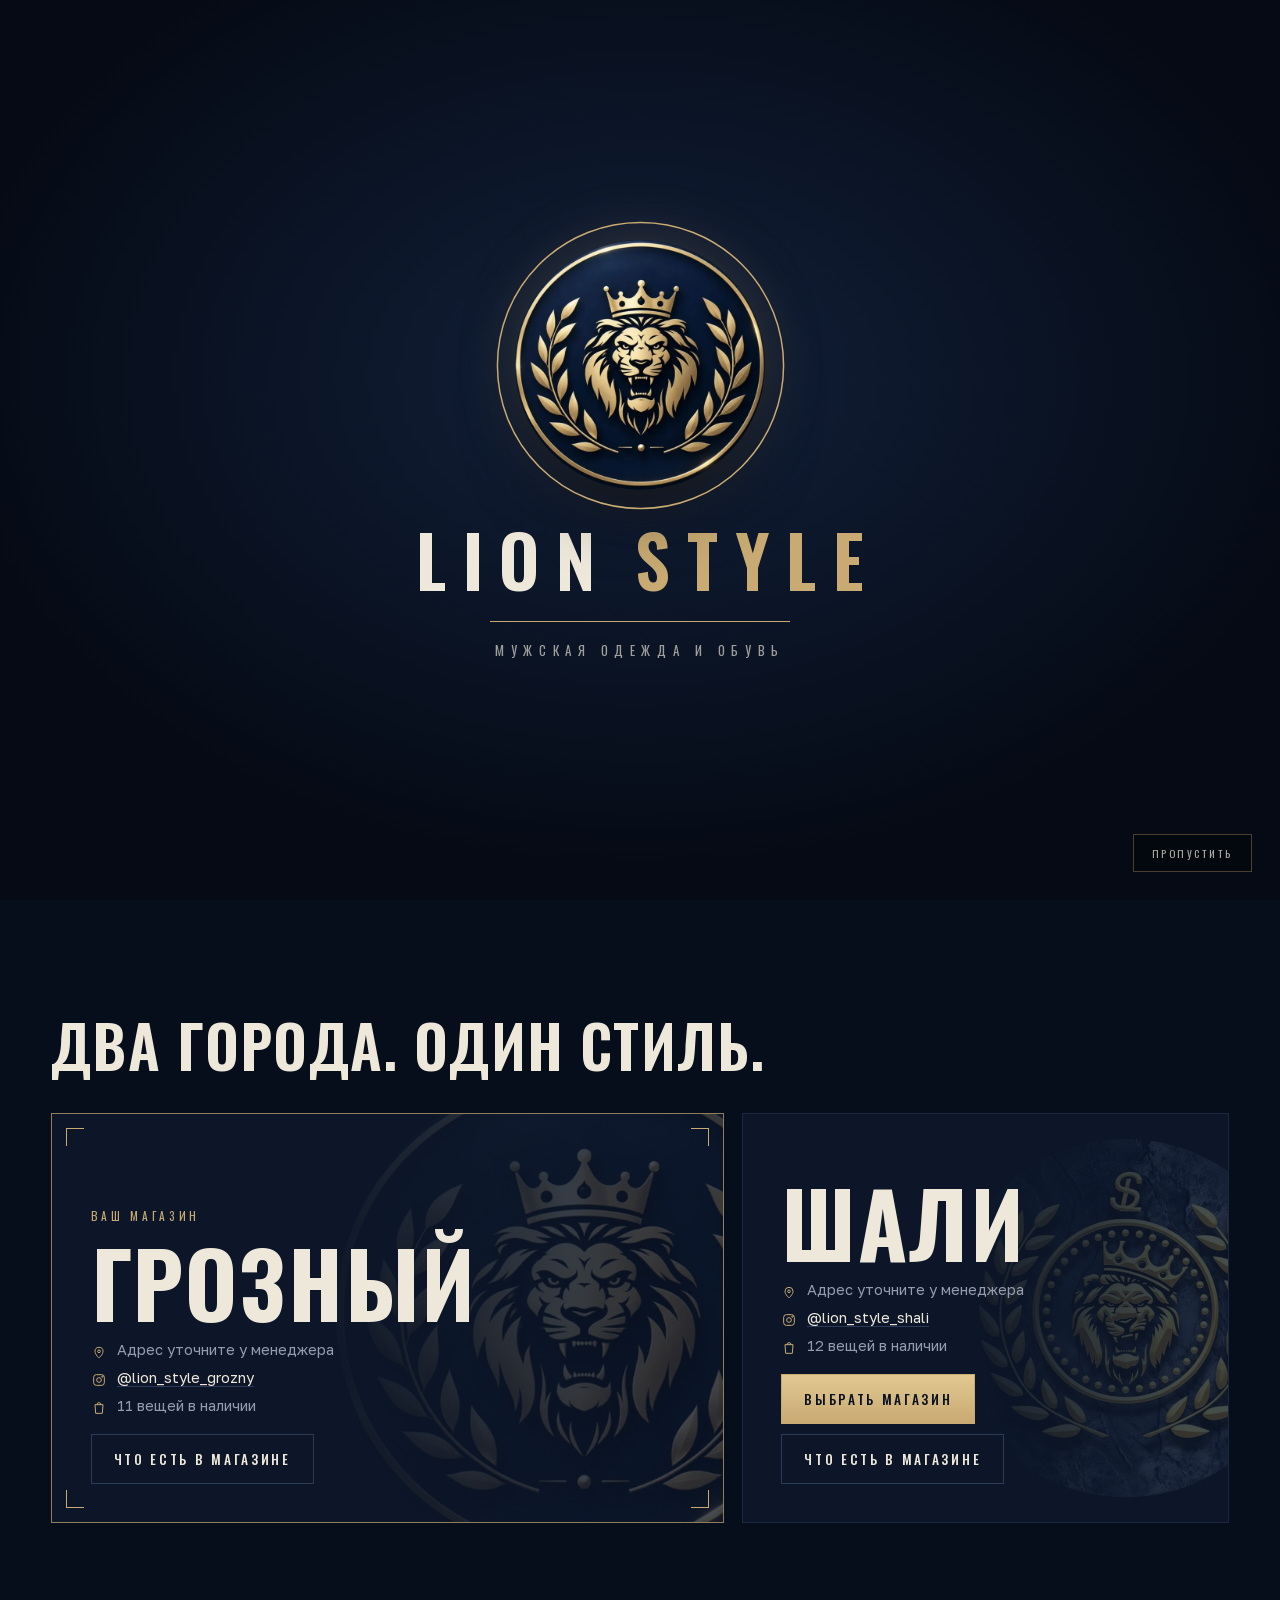
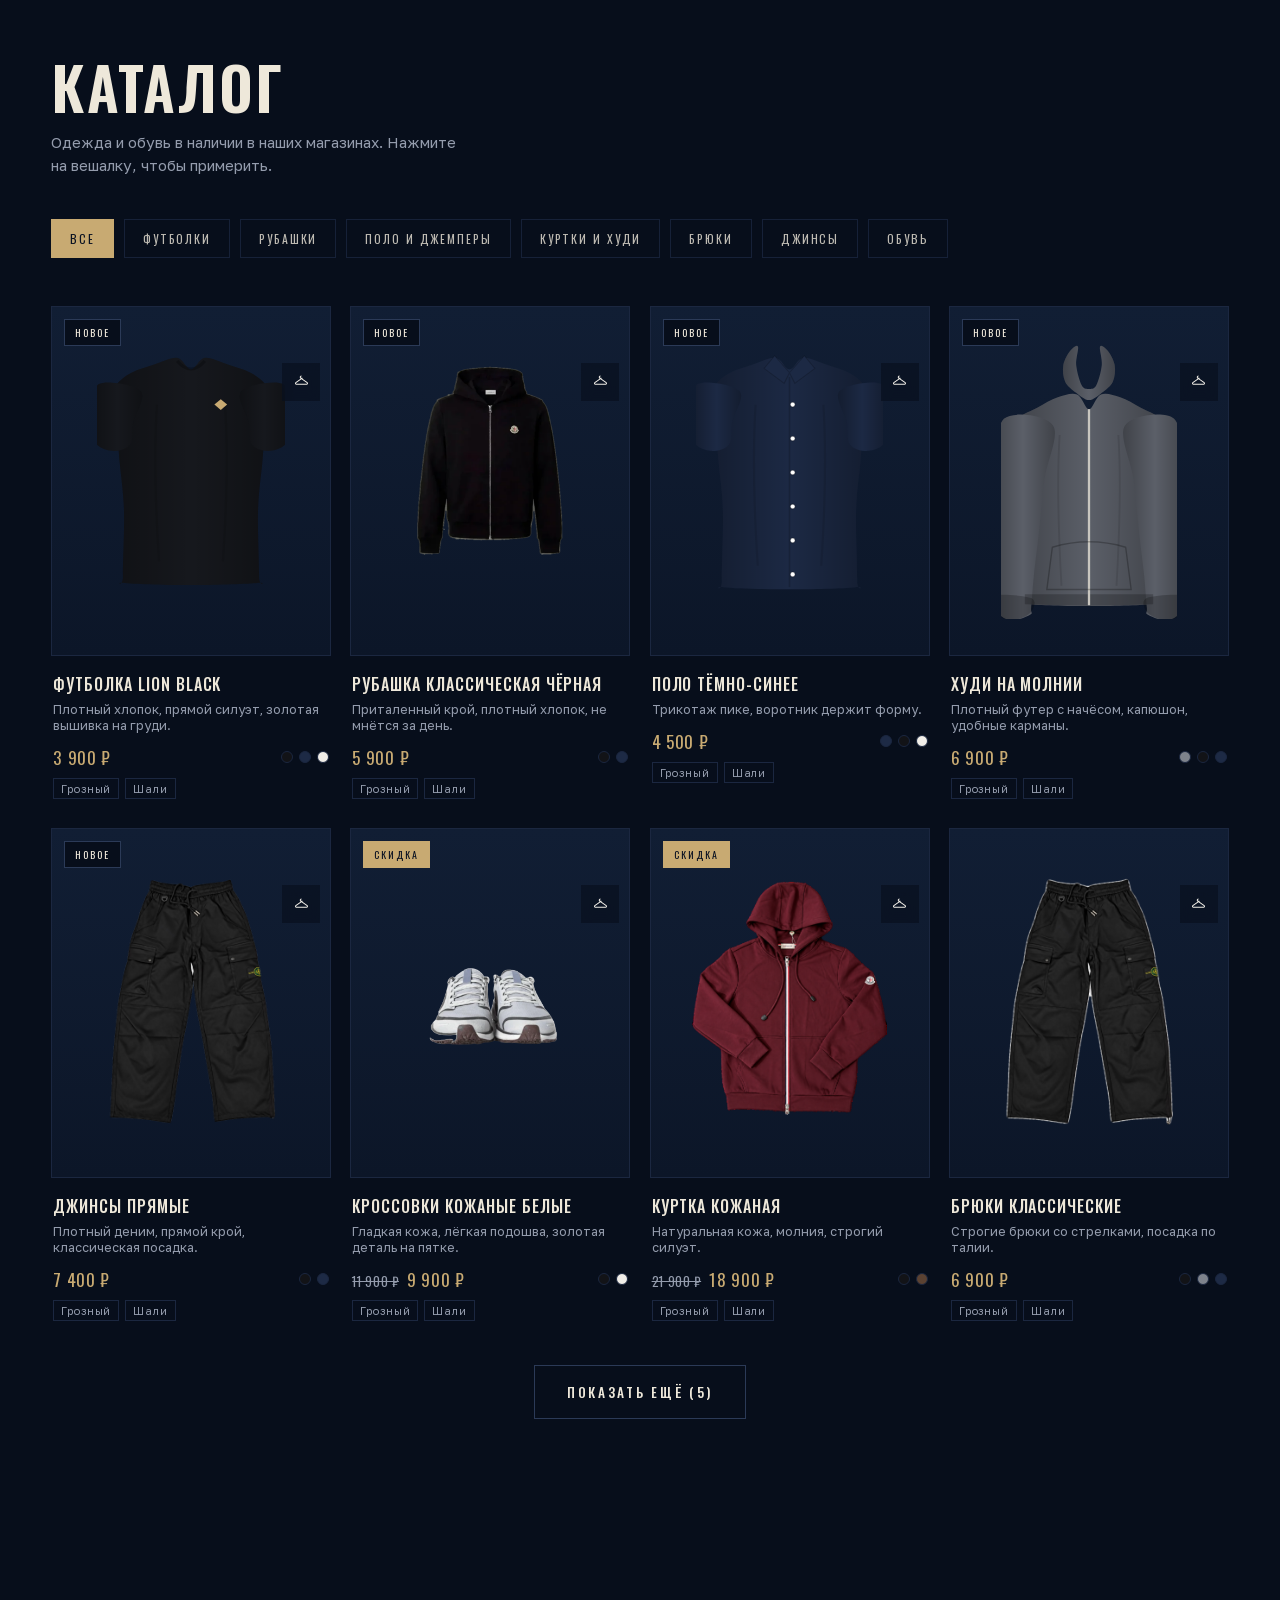
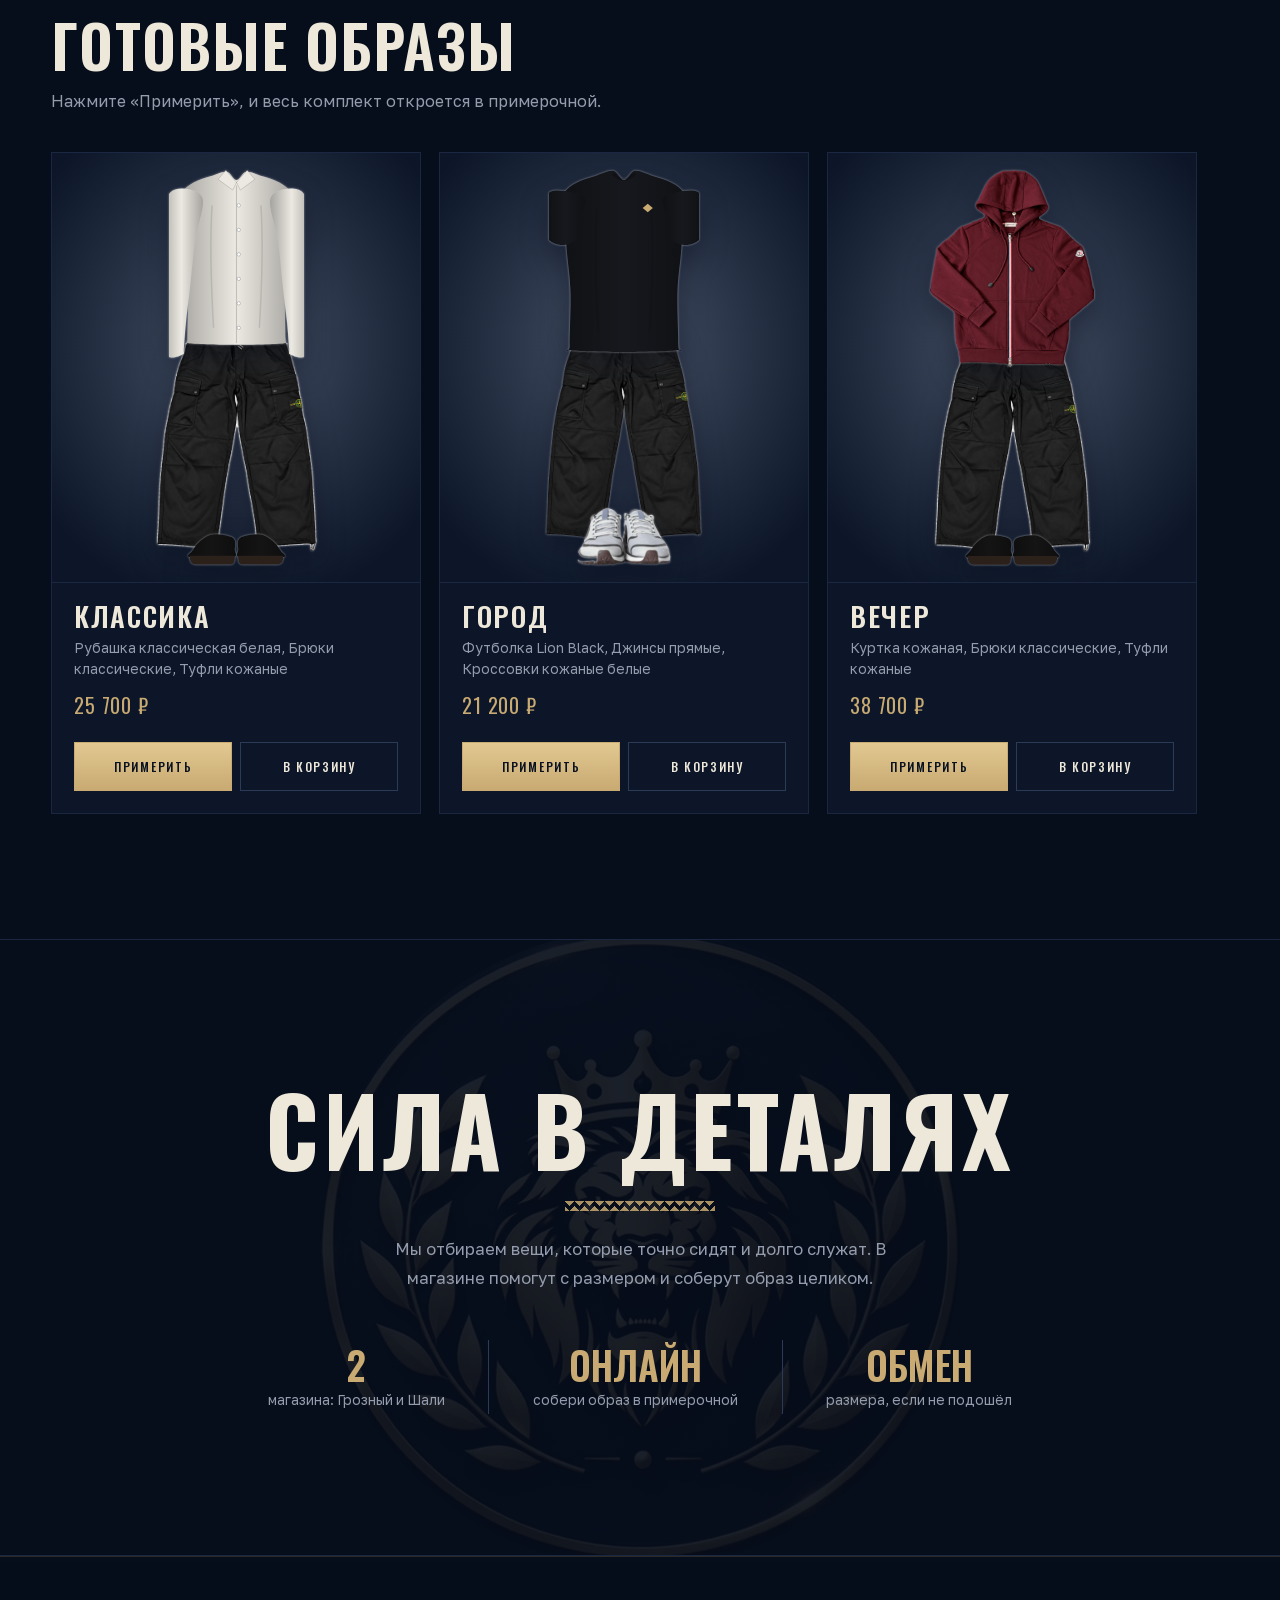
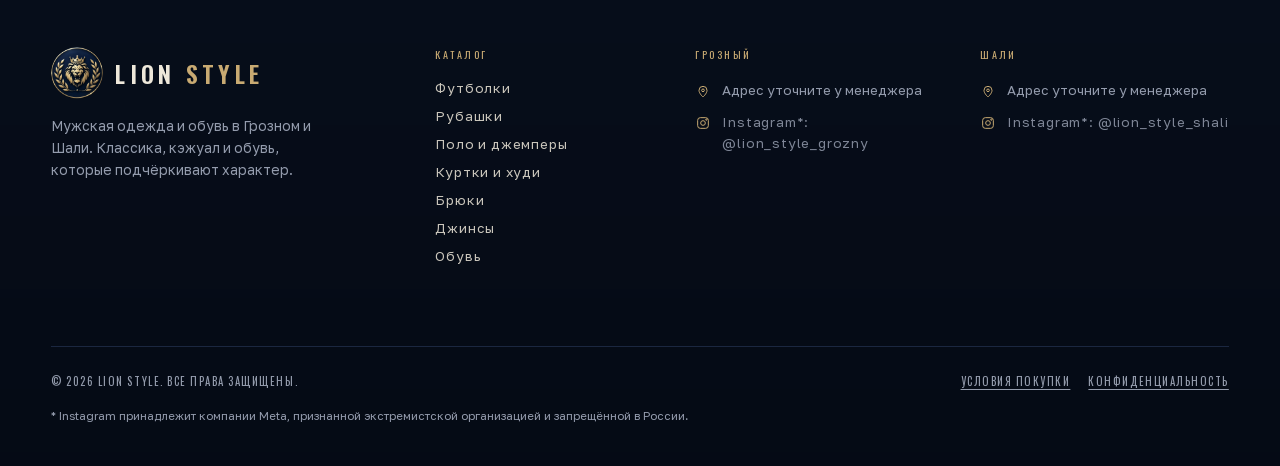
<file: index.html>
<!DOCTYPE html>
<html lang="ru">
<head>
<meta charset="UTF-8">
<meta name="viewport" content="width=device-width, initial-scale=1">
<title>Lion Style · мужская одежда и обувь</title>
<meta name="description" content="Lion Style: мужская одежда и обувь в Грозном и Шали. Каталог, онлайн-примерочная и заказ в пару касаний.">
<link rel="stylesheet" href="fonts/fonts.css">
<meta name="theme-color" content="#070E1B">
<link rel="icon" type="image/png" href="images/icon-64.png">
<link rel="apple-touch-icon" href="images/icon-180.png">
<meta property="og:type" content="website">
<meta property="og:title" content="Lion Style · мужская одежда и обувь">
<meta property="og:description" content="Два магазина: Грозный и Шали. Каталог, онлайн-примерочная и заказ в мессенджере.">
<meta property="og:image" content="https://abubakarov-kerim.github.io/lion-style/images/og.jpg">
<style>
:root{
  --bg:#101114; --card:#15161A; --card2:#1A1B20; --text:#F2EFE8; --muted:#86837C;
  --line:#2A2B30; --line2:#3B3C42; --amber:#A99B85; --amber-soft:rgba(169,155,133,.12);
  --glass:rgba(16,17,20,0.72); --glass-strong:rgba(16,17,20,0.97);
  --ease:cubic-bezier(.22,.8,.2,1);
  --serif:'Cormorant Garamond',Georgia,serif;
  --sans:'Jost',system-ui,sans-serif;
}
/* Светлая тема (переключается кнопкой) */
:root[data-theme="light"]{
  --bg:#F2EFE8; --card:#FAF8F4; --card2:#E8E4DA; --text:#101114; --muted:#6B665C;
  --line:#E0DBD0; --line2:#CCC5B7; --amber:#75695A; --amber-soft:rgba(117,105,90,.12);
  --glass:rgba(242,239,232,0.78); --glass-strong:rgba(242,239,232,0.97);
}
*{ box-sizing:border-box; margin:0; padding:0; }
html{ scroll-behavior:smooth; }
body{ font-family:var(--sans); background:var(--bg); color:var(--text); overflow-x:hidden; -webkit-font-smoothing:antialiased; font-weight:300; }
body.lock{ overflow:hidden; }
a{ color:inherit; text-decoration:none; }
img{ display:block; max-width:100%; }
button{ font-family:inherit; color:inherit; background:none; border:none; cursor:pointer; }
.wrap{ max-width:1500px; margin:0 auto; padding:0 clamp(18px,4vw,56px); }
.up{ text-transform:uppercase; letter-spacing:.22em; }
.serif{ font-family:var(--serif); }
svg{ display:block; }

/* reveal */
.rv{ opacity:0; transform:translateY(26px); transition:opacity .9s var(--ease), transform .9s var(--ease); }
.rv.in{ opacity:1; transform:none; }

/* ===== HEADER ===== */
header{ position:fixed; top:0; left:0; right:0; z-index:200; transition:background .4s, border-color .4s, backdrop-filter .4s;
  background:var(--glass); backdrop-filter:blur(16px) saturate(140%); border-bottom:1px solid var(--line); }
.nav{ display:grid; grid-template-columns:1fr auto 1fr; align-items:center; height:72px; }
.brand{ font-family:var(--serif); font-size:1.7rem; font-weight:600; letter-spacing:.14em; }
.brandwrap{ display:flex; align-items:center; gap:14px; }
.themebtn{ display:inline-flex; align-items:center; justify-content:center; width:34px; height:34px; color:var(--text); opacity:.75; transition:opacity .25s, color .25s; }
.themebtn:hover{ opacity:1; color:var(--amber); }
.themebtn svg{ width:18px; height:18px; stroke:currentColor; stroke-width:1.4; fill:none; }
.nav-c{ display:flex; gap:38px; justify-content:center; }
.nav-c a{ font-size:.72rem; letter-spacing:.2em; text-transform:uppercase; color:var(--text); opacity:.82; position:relative; padding:4px 0; transition:opacity .25s; }
.nav-c a::after{ content:''; position:absolute; left:0; bottom:0; width:0; height:1px; background:var(--amber); transition:width .3s var(--ease); }
.nav-c a:hover{ opacity:1; } .nav-c a:hover::after{ width:100%; }
.nav-r{ display:flex; gap:24px; justify-content:flex-end; align-items:center; }
.icn{ display:inline-flex; align-items:center; gap:7px; font-size:.66rem; letter-spacing:.18em; text-transform:uppercase; color:var(--text); opacity:.82; transition:opacity .25s, color .25s; position:relative; }
.icn:hover{ opacity:1; color:var(--amber); }
.icn svg{ width:18px; height:18px; stroke:currentColor; stroke-width:1.4; fill:none; }
.icn .count{ position:absolute; top:-7px; right:-10px; min-width:15px; height:15px; padding:0 3px; border-radius:999px; background:var(--amber); color:#101114; font-size:.56rem; font-weight:600; display:grid; place-items:center; letter-spacing:0; }
.icn .lab{ opacity:.9; }
.burger{ display:none; width:40px; height:40px; align-items:center; justify-content:center; flex-direction:column; gap:5px; }
.burger span{ width:20px; height:1.5px; background:var(--text); transition:.3s var(--ease); }
.burger.open span:nth-child(1){ transform:translateY(6.5px) rotate(45deg); }
.burger.open span:nth-child(2){ opacity:0; }
.burger.open span:nth-child(3){ transform:translateY(-6.5px) rotate(-45deg); }

/* ===== HERO (баннер-картинка) ===== */
.hero{ position:relative; display:block; margin-top:72px; overflow:hidden; }
.hero-img{ display:block; width:100%; height:auto; }
/* у каждой темы своя заставка: тёмная студия в тёмной теме, светлая — в светлой */
:root[data-theme="light"] .hero-img--dark{ display:none; }
:root:not([data-theme="light"]) .hero-img--light{ display:none; }
.hero::after{ display:none; }
.hero .inner{ position:relative; z-index:2; padding-bottom:clamp(44px,8vh,92px); padding-top:120px; max-width:760px; color:#F2EFE8; }
.hero .kicker{ font-size:.72rem; letter-spacing:.42em; text-transform:uppercase; color:var(--amber); margin-bottom:22px; opacity:0; animation:fadeUp 1s var(--ease) .3s forwards; }
.hero h1{ font-family:var(--serif); font-weight:500; font-size:clamp(2.8rem,8vw,6.4rem); line-height:.98; letter-spacing:-.01em; opacity:0; animation:fadeUp 1.1s var(--ease) .45s forwards; }
.hero p{ color:#F2EFE8; opacity:.8; font-size:1.05rem; font-weight:300; margin:22px 0 34px; max-width:440px; opacity:0; animation:fadeUp 1.1s var(--ease) .62s forwards; }
.hero .btnrow{ opacity:0; animation:fadeUp 1.1s var(--ease) .8s forwards; }
.hero .btn{ border-color:#F2EFE8; color:#F2EFE8; }
.hero .btn:hover{ background:#F2EFE8; color:#101114; border-color:#F2EFE8; }
@keyframes fadeUp{ from{ opacity:0; transform:translateY(26px);} to{ opacity:1; transform:none; } }

/* buttons */
.btn{ display:inline-flex; align-items:center; gap:12px; font-size:.72rem; letter-spacing:.24em; text-transform:uppercase; font-weight:500;
  padding:17px 38px; border:1px solid var(--text); background:transparent; color:var(--text); cursor:pointer;
  transition:background .35s var(--ease), color .35s var(--ease), border-color .35s, transform .2s var(--ease); }
.btn:hover{ background:var(--text); color:var(--bg); }
.btn.amber{ border-color:var(--amber); color:var(--amber); }
.btn.amber:hover{ background:var(--amber); color:var(--bg); }
.btn.solid{ background:var(--text); color:var(--bg); border-color:var(--text); }
.btn.solid:hover{ background:var(--amber); border-color:var(--amber); color:var(--bg); }
.btn.block{ width:100%; justify-content:center; }
.btn .arr{ transition:transform .3s var(--ease); }
.btn:hover .arr{ transform:translateX(5px); }

/* ===== SHOP ===== */
.shop{ padding:clamp(64px,9vw,120px) 0 100px; }
.shop-head{ display:flex; justify-content:space-between; align-items:flex-end; gap:30px; flex-wrap:wrap; margin-bottom:40px; }
.shop-head h2{ font-family:var(--serif); font-weight:500; font-size:clamp(2.2rem,5vw,3.6rem); line-height:1; }
.shop-head p{ color:var(--muted); margin-top:14px; max-width:46ch; font-size:.95rem; line-height:1.5; }
.toolbar{ display:flex; align-items:center; gap:10px; }
.toolbar > *{ min-width:0; } .toolbar select.tool{ max-width:100%; text-overflow:ellipsis; }
.tool{ font-size:.66rem; letter-spacing:.2em; text-transform:uppercase; color:var(--text); opacity:.82; padding:11px 18px; border:1px solid var(--line); transition:border-color .25s, color .25s; display:inline-flex; align-items:center; gap:9px; }
.tool:hover{ border-color:var(--amber); color:var(--amber); }
.tool svg{ width:14px; height:14px; stroke:currentColor; stroke-width:1.5; fill:none; }
select.tool{ background:var(--bg); color:var(--text); -webkit-appearance:none; appearance:none; padding-right:30px; }
.gridtog{ display:inline-flex; border:1px solid var(--line); }
.gridtog button{ padding:11px 14px; font-size:.62rem; letter-spacing:.14em; color:var(--muted); border-left:1px solid var(--line); transition:.25s; }
.gridtog button:first-child{ border-left:none; }
.gridtog button.active{ background:var(--card2); color:var(--amber); }
.active-filters{ display:flex; gap:10px; flex-wrap:wrap; margin-bottom:26px; }
.chip-f{ font-size:.64rem; letter-spacing:.14em; text-transform:uppercase; color:var(--text); border:1px solid var(--line); padding:7px 12px; display:inline-flex; gap:8px; align-items:center; }
.chip-f b{ font-weight:400; } .chip-f .x{ cursor:pointer; color:var(--muted); } .chip-f .x:hover{ color:var(--amber); }

.pgrid{ display:grid; gap:clamp(14px,2vw,30px) clamp(14px,1.5vw,22px); }
.pgrid[data-cols="1"]{ grid-template-columns:1fr; max-width:560px; margin:0 auto; }
.pgrid[data-cols="2"]{ grid-template-columns:repeat(2,1fr); }
.pgrid[data-cols="3"]{ grid-template-columns:repeat(3,1fr); }
.pgrid[data-cols="4"]{ grid-template-columns:repeat(4,1fr); }
.empty{ color:var(--muted); padding:60px 0; text-align:center; grid-column:1/-1; }

/* ===== PRODUCT CARD ===== */
.pcard{ cursor:pointer; }
.pcard .imgwrap{ position:relative; aspect-ratio:4/5; overflow:hidden; background:var(--card2); }
.pcard .imgwrap img{ position:absolute; inset:0; width:100%; height:100%; object-fit:cover; transition:opacity .6s var(--ease), transform 1s var(--ease); filter:grayscale(.15); }
.pcard .imgwrap .img2{ opacity:0; }
/* загруженные через админку фото показываем целиком, без обрезки под рамку */
.pcard .imgwrap img[src^="data:"], .gmain img[src^="data:"]{ object-fit:contain; }
.pcard:hover .img1{ opacity:0; transform:scale(1.05); }
.pcard:hover .img2{ opacity:1; transform:scale(1.05); }
.pcard .flag{ position:absolute; top:12px; left:12px; z-index:3; font-size:.56rem; letter-spacing:.16em; text-transform:uppercase; padding:5px 10px; background:var(--bg); color:var(--text); }
.pcard .flag.sale{ background:var(--amber); color:var(--bg); }
.pcard .cardacts{ position:absolute; top:10px; right:10px; z-index:3; display:flex; flex-direction:column; gap:8px; }
.pcard .cardacts button{ width:38px; height:38px; display:grid; place-items:center; background:rgba(16,17,20,.5); backdrop-filter:blur(6px);
  opacity:0; transform:translateY(-6px); transition:opacity .3s var(--ease), transform .3s var(--ease), background .25s; }
.pcard:hover .cardacts button{ opacity:1; transform:none; }
.pcard .cardacts button svg{ width:17px; height:17px; stroke:#F2EFE8; stroke-width:1.5; fill:none; transition:.25s; }
.pcard .wish.on svg{ fill:var(--amber); stroke:var(--amber); }
.pcard .tryon.on{ background:var(--amber); } .pcard .tryon.on svg{ stroke:var(--bg); }
.pcard .tryon:hover{ background:var(--amber); } .pcard .tryon:hover svg{ stroke:var(--bg); }
.pcard .qadd{ position:absolute; left:0; right:0; bottom:0; z-index:3; background:var(--text); color:var(--bg);
  font-size:.66rem; letter-spacing:.22em; text-transform:uppercase; text-align:center; padding:14px; transform:translateY(100%); transition:transform .4s var(--ease); }
.pcard:hover .qadd{ transform:none; }
.pcard .qadd:hover{ background:var(--amber); }
.pcard .pmeta{ padding:16px 2px 4px; }
.pcard .pname{ font-size:.74rem; letter-spacing:.14em; text-transform:uppercase; font-weight:500; }
.pcard .pdesc{ color:var(--muted); font-size:.8rem; margin-top:5px; font-weight:300; }
.pcard .prow{ display:flex; align-items:center; justify-content:space-between; margin-top:11px; }
.pcard .price{ font-size:.92rem; letter-spacing:.04em; }
.pcard .price s{ color:var(--muted); margin-right:8px; font-size:.8rem; }
.pcard .price .now.sale{ color:var(--amber); }
.pcard .swatches{ display:flex; gap:6px; }
.sw{ width:12px; height:12px; border-radius:50%; border:1px solid var(--line); }
.pcard .avail{ color:var(--muted); font-size:.72rem; margin-top:8px; font-weight:300; }

/* ===== EDITORIAL BREAK ===== */
.editorial{ position:relative; min-height:62vh; display:flex; align-items:center; overflow:hidden; margin:40px 0; }
.editorial img{ position:absolute; inset:0; width:100%; height:100%; object-fit:cover; filter:grayscale(.4) brightness(.72); }
.editorial::after{ content:''; position:absolute; inset:0; background:linear-gradient(90deg, rgba(16,17,20,.85), rgba(16,17,20,.25)); }
.editorial .wrap{ position:relative; z-index:2; color:#F2EFE8; }
.editorial .k{ font-size:.7rem; letter-spacing:.4em; text-transform:uppercase; color:var(--amber); margin-bottom:18px; }
.editorial h2{ font-family:var(--serif); font-weight:500; font-size:clamp(2.2rem,6vw,4.4rem); line-height:1.02; max-width:16ch; }
.editorial p{ color:#F2EFE8; opacity:.78; margin-top:18px; max-width:40ch; font-weight:300; }

/* ===== DRAWERS / OVERLAYS ===== */
.scrim{ position:fixed; inset:0; z-index:300; background:rgba(0,0,0,.6); opacity:0; pointer-events:none; transition:opacity .4s var(--ease); }
.scrim.show{ opacity:1; pointer-events:auto; }
.drawer{ position:fixed; top:0; right:0; bottom:0; z-index:310; width:min(440px,92vw); background:var(--card);
  border-left:1px solid var(--line); transform:translateX(100%); transition:transform .45s var(--ease); display:flex; flex-direction:column; }
.drawer.open{ transform:none; }
.drawer .dhead{ display:flex; align-items:center; justify-content:space-between; padding:24px 26px; border-bottom:1px solid var(--line); }
.drawer .dhead h3{ font-family:var(--serif); font-size:1.5rem; font-weight:500; letter-spacing:.04em; }
.xbtn{ width:34px; height:34px; display:grid; place-items:center; opacity:.8; transition:.25s; }
.xbtn:hover{ opacity:1; color:var(--amber); } .xbtn svg{ width:18px; height:18px; stroke:currentColor; stroke-width:1.5; fill:none; }
.dbody{ flex:1; overflow-y:auto; padding:22px 26px; }
.dfoot{ padding:22px 26px; border-top:1px solid var(--line); }

/* filter drawer */
.fgroup{ padding:22px 0; border-bottom:1px solid var(--line); }
.fgroup:first-child{ padding-top:0; }
.fgroup .ft{ font-size:.66rem; letter-spacing:.24em; text-transform:uppercase; color:var(--muted); margin-bottom:16px; }
.fopt{ display:flex; align-items:center; gap:12px; padding:8px 0; font-size:.86rem; cursor:pointer; color:var(--text); }
.fopt .box{ width:16px; height:16px; border:1px solid var(--line); display:grid; place-items:center; transition:.2s; }
.fopt .box svg{ width:10px; height:10px; stroke:var(--bg); stroke-width:2.4; fill:none; opacity:0; }
.fopt.on .box{ background:var(--amber); border-color:var(--amber); } .fopt.on .box svg{ opacity:1; }
.sizes-f,.colors-f{ display:flex; flex-wrap:wrap; gap:9px; }
.sizepill{ min-width:42px; text-align:center; padding:9px 12px; border:1px solid var(--line); font-size:.74rem; letter-spacing:.08em; cursor:pointer; transition:.2s; }
.sizepill.on{ border-color:var(--amber); color:var(--amber); }
.colordot{ display:flex; flex-direction:column; align-items:center; gap:6px; cursor:pointer; width:44px; }
.colordot .d{ width:26px; height:26px; border-radius:50%; border:1px solid var(--line); transition:.2s; }
.colordot.on .d{ box-shadow:0 0 0 2px var(--bg),0 0 0 3px var(--amber); }
.colordot span{ font-size:.58rem; letter-spacing:.08em; color:var(--muted); text-transform:uppercase; }
.rangewrap input[type=range]{ width:100%; -webkit-appearance:none; height:2px; background:var(--line); outline:none; margin:18px 0 10px; }
.rangewrap input[type=range]::-webkit-slider-thumb{ -webkit-appearance:none; width:16px; height:16px; border-radius:50%; background:var(--amber); cursor:pointer; }
.rangewrap .rlabels{ display:flex; justify-content:space-between; font-size:.74rem; color:var(--muted); }

/* cart / wishlist items */
.citem{ display:grid; grid-template-columns:70px 1fr auto; gap:14px; padding:16px 0; border-bottom:1px solid var(--line); }
.citem img{ width:70px; height:88px; object-fit:cover; background:var(--card2); }
.citem .cn{ font-size:.72rem; letter-spacing:.1em; text-transform:uppercase; }
.citem .cv{ color:var(--muted); font-size:.76rem; margin-top:5px; }
.qty{ display:inline-flex; align-items:center; border:1px solid var(--line); margin-top:10px; }
.qty button{ width:28px; height:28px; display:grid; place-items:center; color:var(--text); font-size:.9rem; }
.qty button:hover{ color:var(--amber); } .qty span{ min-width:28px; text-align:center; font-size:.8rem; }
.citem .cr{ text-align:right; display:flex; flex-direction:column; justify-content:space-between; align-items:flex-end; }
.citem .cp{ font-size:.85rem; } .citem .rm{ color:var(--muted); font-size:.66rem; letter-spacing:.14em; text-transform:uppercase; } .citem .rm:hover{ color:var(--amber); }
.subtotal{ display:flex; justify-content:space-between; align-items:baseline; margin-bottom:8px; }
.subtotal .s2{ font-family:var(--serif); font-size:1.6rem; }
.shipnote{ color:var(--muted); font-size:.72rem; margin:4px 0 18px; }
.emptyd{ color:var(--muted); text-align:center; padding:50px 10px; font-weight:300; }

/* search overlay */
.search-ov{ position:fixed; inset:0; z-index:400; background:var(--glass-strong); backdrop-filter:blur(8px);
  opacity:0; pointer-events:none; transition:opacity .4s var(--ease); display:flex; flex-direction:column; }
.search-ov.open{ opacity:1; pointer-events:auto; }
.search-top{ display:flex; align-items:center; gap:20px; border-bottom:1px solid var(--line); padding:30px clamp(18px,5vw,70px); }
.search-top input{ flex:1; background:none; border:none; outline:none; color:var(--text); font-family:var(--serif); font-size:clamp(1.5rem,4vw,2.6rem); font-weight:400; }
.search-top input::placeholder{ color:var(--muted); }
.search-body{ padding:34px clamp(18px,5vw,70px); overflow-y:auto; }
.trend{ display:flex; gap:12px; flex-wrap:wrap; margin-top:14px; }
.trend button{ border:1px solid var(--line); padding:10px 18px; font-size:.68rem; letter-spacing:.16em; text-transform:uppercase; color:var(--text); transition:.25s; }
.trend button:hover{ border-color:var(--amber); color:var(--amber); }
.slabel{ font-size:.64rem; letter-spacing:.24em; text-transform:uppercase; color:var(--muted); }
.sresults{ display:grid; grid-template-columns:repeat(4,1fr); gap:22px; margin-top:22px; }

/* ===== PRODUCT PAGE ===== */
.pview{ position:fixed; inset:0; z-index:420; background:var(--bg); overflow-y:auto; opacity:0; pointer-events:none; transition:opacity .4s var(--ease); }
.pview.open{ opacity:1; pointer-events:auto; }
.pview .pv-close{ position:fixed; top:20px; right:clamp(18px,4vw,50px); z-index:5; width:46px; height:46px; display:grid; place-items:center;
  background:var(--card); border:1px solid var(--line); border-radius:50%; }
.pview .pv-close:hover{ color:var(--amber); border-color:var(--amber); } .pview .pv-close svg{ width:18px; height:18px; stroke:currentColor; stroke-width:1.5; fill:none; }
.pv-grid{ display:grid; grid-template-columns:1.4fr 1fr; gap:clamp(24px,4vw,64px); padding:90px clamp(18px,4vw,56px) 80px; max-width:1500px; margin:0 auto; }
.gallery{ display:grid; grid-template-columns:84px 1fr; gap:16px; align-items:start; }
.thumbs{ display:flex; flex-direction:column; gap:12px; }
.thumbs img{ width:84px; height:104px; object-fit:cover; background:var(--card2); border:1px solid transparent; cursor:pointer; opacity:.6; transition:.25s; }
.thumbs img.on{ opacity:1; border-color:var(--amber); }
.gmain{ position:relative; aspect-ratio:4/5; overflow:hidden; background:var(--card2); }
.gmain img{ width:100%; height:100%; object-fit:cover; transition:opacity .4s var(--ease), transform 1.2s var(--ease); }
.gmain:hover img{ transform:scale(1.08); }
.pv-info{ position:sticky; top:90px; align-self:start; }
.pv-info .cat{ font-size:.66rem; letter-spacing:.24em; text-transform:uppercase; color:var(--amber); }
.pv-info h1{ font-family:var(--serif); font-weight:500; font-size:clamp(2rem,4vw,3.2rem); line-height:1.02; margin:12px 0 14px; }
.pv-info .pvprice{ font-size:1.25rem; letter-spacing:.04em; margin-bottom:22px; } .pv-info .pvprice s{ color:var(--muted); margin-right:12px; font-size:1rem; } .pv-info .pvprice .now.sale{ color:var(--amber); }
.pv-info .desc{ color:var(--muted); line-height:1.7; font-weight:300; max-width:48ch; }
.pv-block{ margin-top:26px; } .pv-block .l{ font-size:.64rem; letter-spacing:.24em; text-transform:uppercase; color:var(--muted); margin-bottom:12px; }
.pv-colors{ display:flex; gap:12px; } .pv-color{ width:30px; height:30px; border-radius:50%; border:1px solid var(--line); cursor:pointer; transition:.2s; }
.pv-color.on{ box-shadow:0 0 0 2px var(--bg),0 0 0 3px var(--amber); }
.pv-color{ position:relative; }
.pv-color.off{ cursor:not-allowed; opacity:.5; filter:grayscale(.6); border-color:var(--line2); }
.pv-color.off::after{ content:''; position:absolute; left:50%; top:-3px; bottom:-3px; width:1.5px; background:var(--text); transform:translateX(-50%) rotate(45deg); }
.pv-out{ color:var(--muted); font-size:.82rem; margin-top:10px; }
.sw.off{ opacity:.3; }
.pv-sizes{ display:flex; flex-wrap:wrap; gap:10px; }
.pv-size{ min-width:50px; text-align:center; padding:12px 14px; border:1px solid var(--line); font-size:.78rem; letter-spacing:.08em; cursor:pointer; transition:.2s; }
.pv-size.on{ border-color:var(--amber); color:var(--amber); } .pv-size.off{ opacity:.3; cursor:not-allowed; text-decoration:line-through; }
.sizeguide{ float:right; font-size:.64rem; letter-spacing:.18em; text-transform:uppercase; color:var(--muted); text-decoration:underline; text-underline-offset:3px; cursor:pointer; }
.sizeguide:hover{ color:var(--amber); }
.pv-cta{ display:grid; grid-template-columns:1fr 1fr; gap:12px; margin-top:30px; }
.assure{ display:grid; grid-template-columns:1fr 1fr; gap:14px 20px; margin-top:34px; padding-top:28px; border-top:1px solid var(--line); }
.assure div{ display:flex; align-items:center; gap:10px; font-size:.78rem; color:var(--muted); font-weight:300; }
.assure svg{ width:17px; height:17px; stroke:var(--amber); stroke-width:1.4; fill:none; flex-shrink:0; }

/* ===== FOOTER ===== */
footer{ border-top:1px solid var(--line); padding:clamp(56px,8vw,90px) 0 40px; margin-top:40px; }
.fgrid{ display:grid; grid-template-columns:1.6fr 1fr 1fr 1fr; gap:36px; }
.fgrid .fbrand{ font-family:var(--serif); font-size:2rem; font-weight:600; letter-spacing:.12em; }
.fgrid .fbrand+p{ color:var(--muted); margin-top:16px; max-width:30ch; font-size:.86rem; line-height:1.6; font-weight:300; }
.fcol .ft{ font-size:.64rem; letter-spacing:.24em; text-transform:uppercase; color:var(--muted); margin-bottom:18px; }
.fcol a{ display:block; font-size:.84rem; margin-bottom:12px; opacity:.85; letter-spacing:.06em; transition:.25s; }
.fcol a:hover{ color:var(--amber); opacity:1; }
.fbot{ display:flex; justify-content:space-between; flex-wrap:wrap; gap:12px; margin-top:clamp(44px,6vw,70px); padding-top:26px; border-top:1px solid var(--line); color:var(--muted); font-size:.68rem; letter-spacing:.14em; text-transform:uppercase; }

/* toast */
.toast{ position:fixed; bottom:26px; left:50%; transform:translateX(-50%) translateY(16px); z-index:500; background:var(--text); color:var(--bg);
  padding:13px 24px; font-size:.68rem; letter-spacing:.16em; text-transform:uppercase; opacity:0; pointer-events:none; transition:.4s var(--ease); }
.toast.show{ opacity:1; transform:translateX(-50%); }

/* ===== RESPONSIVE ===== */
@media(max-width:1100px){
  .pgrid{ grid-template-columns:repeat(3,1fr)!important; }
  .sresults{ grid-template-columns:repeat(3,1fr); }
}
@media(max-width:900px){
  .nav-c{ display:none; }
  .nav{ grid-template-columns:auto 1fr auto; }
  .brand{ font-size:1.5rem; }
  .burger{ display:flex; }
  .icn .lab{ display:none; }
  .nav-r{ gap:18px; }
  .pv-grid{ grid-template-columns:1fr; padding-top:80px; }
  .gallery{ grid-template-columns:1fr; }
  .thumbs{ flex-direction:row; order:2; overflow-x:auto; }
  .thumbs img{ width:68px; height:84px; }
  .pv-info{ position:static; }
  .fgrid{ grid-template-columns:1fr 1fr; }
}
@media(max-width:700px){
  .pgrid{ grid-template-columns:repeat(2,1fr)!important; }
  .sresults{ grid-template-columns:repeat(2,1fr); }
  .gridtog{ display:none; }
  .shop-head{ align-items:flex-start; }
  .shop-head .toolbar{ width:100%; } .shop-head .toolbar .tool{ flex:none; padding-inline:14px; } .shop-head .toolbar select.tool{ flex:1 1 0; letter-spacing:.1em; padding-left:14px; padding-right:26px; }
  .pv-cta{ grid-template-columns:1fr; }
  .assure{ grid-template-columns:1fr; }
  /* filter as bottom sheet */
  .drawer.sheet{ top:auto; left:0; right:0; width:100%; max-height:86vh; border-left:none; border-top:1px solid var(--line);
    transform:translateY(100%); border-radius:16px 16px 0 0; }
  .drawer.sheet.open{ transform:none; }
}
@media(max-width:460px){
  .fgrid{ grid-template-columns:1fr; gap:30px; }
  .pcard .pdesc{ display:none; }
}

/* mobile menu */
.mnav{ position:fixed; inset:72px 0 0 0; z-index:190; background:var(--glass-strong); backdrop-filter:blur(14px);
  display:flex; flex-direction:column; align-items:center; justify-content:center; gap:4px; opacity:0; pointer-events:none; transform:translateY(-10px); transition:.35s var(--ease); }
.mnav.open{ opacity:1; pointer-events:auto; transform:none; }
.mnav a{ font-family:var(--serif); font-size:2rem; padding:14px; letter-spacing:.04em; }
.mnav a:active{ color:var(--amber); }

/* ===== ЗАСТАВКА — эмблема Lion Style: кольцо прорисовывается, по эмблеме проходит блик ===== */
#intro3d{ position:fixed; inset:0; z-index:1000; overflow:hidden;
  background:radial-gradient(60% 60% at 50% 42%, #12203A, #050A14 92%);
  display:flex; flex-direction:column; align-items:center; justify-content:center;
  transition:opacity .9s var(--ease), transform .9s var(--ease), filter .9s var(--ease); }
#intro3d.hide{ opacity:0; transform:scale(1.06); filter:blur(8px); pointer-events:none; }
#intro3d .li-crest{ position:relative; width:min(46vw,250px); aspect-ratio:1; opacity:0; transform:scale(.82);
  transition:opacity 1s var(--ease), transform 1.4s var(--ease); }
#intro3d .li-crest img{ width:100%; height:100%; display:block; border-radius:50%; box-shadow:0 30px 80px -30px #000, 0 0 70px -16px rgba(200,170,114,.4); }
#intro3d .li-shine{ position:absolute; inset:0; border-radius:50%; overflow:hidden; pointer-events:none;
  background:linear-gradient(112deg, transparent 36%, rgba(255,238,196,.5) 49%, transparent 62%) no-repeat; background-size:300% 100%; background-position:120% 0; mix-blend-mode:overlay; }
#intro3d .li-ring{ position:absolute; inset:-9%; width:118%; height:118%; transform:rotate(-90deg); overflow:visible; }
#intro3d .li-ring circle{ fill:none; stroke:#C8AA72; stroke-width:.5; stroke-dasharray:305; stroke-dashoffset:305; transition:stroke-dashoffset 1.6s var(--ease) .3s; }
#intro3d .li-word{ display:flex; gap:.32em; margin-top:34px; font-family:var(--serif); font-weight:600; text-transform:uppercase;
  font-size:clamp(2.2rem,9vw,4.4rem); letter-spacing:.24em; line-height:1; color:#EEE8DA; padding-left:.24em; }
#intro3d .li-word span{ display:inline-block; opacity:0; transform:translateY(24px); transition:opacity .9s ease, transform 1s var(--ease); }
#intro3d .li-word span + span{ color:#C8AA72; transition-delay:.15s; }
#intro3d.go .li-crest{ opacity:1; transform:none; }
#intro3d.go .li-ring circle{ stroke-dashoffset:0; }
#intro3d.go .li-shine{ transition:background-position 1.5s var(--ease) 1s; background-position:-20% 0; }
#intro3d.go .li-word span{ opacity:1; transform:none; transition-delay:.7s; }
#intro3d.go .li-word span + span{ transition-delay:.85s; }
#intro3d .intro-line{ width:0; height:1px; margin-top:26px; background:#C8AA72; transition:width .9s ease .2s; }
#intro3d.ready .intro-line{ width:min(56%,300px); }
#intro3d .intro-tag{ margin-top:18px; font-family:var(--serif); font-size:clamp(.66rem,2.4vw,.82rem); color:rgba(238,232,218,.66);
  text-transform:uppercase; letter-spacing:.5em; opacity:0; transform:translateY(12px); transition:opacity .8s ease .3s, transform .8s ease .3s; }
#intro3d.ready .intro-tag{ opacity:1; transform:none; }
#intro3d .intro-skip{ position:absolute; bottom:28px; right:28px; font-size:.66rem; letter-spacing:.24em; text-transform:uppercase;
  color:rgba(238,232,218,.72); border:1px solid rgba(200,170,114,.35); padding:10px 18px; background:rgba(0,0,0,.3); transition:.25s; }
#intro3d .intro-skip:hover{ color:#C8AA72; border-color:#C8AA72; }
@media(prefers-reduced-motion:reduce){
  #intro3d .li-crest,#intro3d .li-word span{ transition:opacity .4s ease !important; transform:none !important; }
  #intro3d .li-ring circle{ transition:none !important; stroke-dashoffset:0; }
}

/* ===== FITTING ROOM — floating panel (new feature) ===== */
#tryLaunch{ position:fixed; left:22px; bottom:22px; z-index:340; display:inline-flex; align-items:center; gap:10px;
  padding:13px 20px 13px 15px; background:var(--card); border:1px solid var(--line2); border-radius:999px; color:var(--text);
  font-size:.66rem; letter-spacing:.18em; text-transform:uppercase; box-shadow:0 18px 40px -18px rgba(0,0,0,.9);
  transition:transform .25s var(--ease), border-color .25s, opacity .3s; }
#tryLaunch:hover{ transform:translateY(-2px); border-color:var(--amber); }
#tryLaunch.hidden{ opacity:0; pointer-events:none; transform:translateY(10px); }
#tryLaunch .tl-ic{ width:26px; height:26px; border-radius:50%; background:var(--amber); display:grid; place-items:center; }
#tryLaunch .tl-ic svg{ width:15px; height:15px; stroke:var(--bg); stroke-width:1.6; fill:none; }
#tryLaunch .tl-c{ min-width:18px; height:18px; padding:0 4px; border-radius:999px; background:var(--amber); color:var(--bg); font-size:.58rem; display:grid; place-items:center; letter-spacing:0; }

#frPanel{ position:fixed; left:22px; bottom:22px; z-index:350; width:340px; max-width:calc(100vw - 44px); max-height:min(86vh,720px);
  display:flex; flex-direction:column; background:var(--card); border:1px solid var(--line2); border-radius:16px; overflow:hidden;
  box-shadow:0 30px 70px -24px rgba(0,0,0,.95); opacity:0; pointer-events:none; transform:translateY(16px) scale(.98);
  transform-origin:bottom left; transition:opacity .35s var(--ease), transform .35s var(--ease); }
#frPanel.open{ opacity:1; pointer-events:auto; transform:none; }
.fp-head{ display:flex; align-items:flex-start; justify-content:space-between; padding:16px 18px; border-bottom:1px solid var(--line); }
.fp-t{ font-family:var(--serif); font-size:1.2rem; letter-spacing:.08em; }
.fp-sub{ font-size:.62rem; color:var(--muted); margin-top:4px; letter-spacing:.02em; }
.fp-stage{ position:relative; flex-shrink:0; margin:14px 16px 0; height:clamp(240px,38vh,330px); background:radial-gradient(60% 56% at 50% 40%, var(--card2), var(--bg) 76%); border:1px solid var(--line); border-radius:12px; overflow:hidden; }
/* рамка фигуры 2:3 — манекен и вещи считаются в одной системе координат */
.fp-fig{ position:absolute; top:3%; height:94%; left:50%; aspect-ratio:2/3; transform:translateX(-50%); }
.fp-fig svg, .fp-fig img{ position:absolute; left:0; top:0; width:100%; height:100%; pointer-events:none; }
.fp-fig img{ opacity:0; transition:opacity .35s var(--ease); }
.fp-fig img.on{ opacity:1; }
.fp-fig img.fit{ height:auto; }
.fp-fig .mq{ z-index:1; } .fp-fig .mq-head{ z-index:6; }
.fp-fig .l-bottoms{ z-index:2; } .fp-fig .l-shoes{ z-index:3; }   /* обувь поверх штанин */ .fp-fig .l-tops{ z-index:4; } .fp-fig .l-outerwear{ z-index:5; } .fp-fig .l-accessory{ z-index:7; }
:root{ --mq-l:#7d7972; --mq-e:#45444a; }
:root[data-theme="light"]{ --mq-l:#ebe6dc; --mq-e:#b9b1a3; }
.fp-hint{ position:absolute; left:0; right:0; bottom:8px; text-align:center; font-size:.62rem; color:var(--muted); z-index:7; transition:opacity .3s; }
.fp-picks{ padding:14px 16px 4px; overflow-y:auto; flex:1; min-height:0; }
.fp-picks-h{ display:flex; justify-content:space-between; font-size:.6rem; letter-spacing:.2em; text-transform:uppercase; color:var(--muted); margin-bottom:12px; }
.fp-pick-row{ display:flex; flex-direction:column; gap:10px; }
.fp-pick{ display:flex; gap:11px; align-items:center; }
.fp-pick img{ width:42px; height:54px; object-fit:contain; background:var(--card2); border:1px solid var(--line); border-radius:8px; flex-shrink:0; }
.fp-pick-i{ flex:1; min-width:0; }
.fp-pick-n{ font-size:.64rem; letter-spacing:.08em; text-transform:uppercase; margin-bottom:5px; }
.fp-pick-i select{ background:var(--bg); color:var(--text); border:1px solid var(--line); font-family:inherit; font-size:.62rem; padding:4px 7px; -webkit-appearance:none; appearance:none; }
.fp-pick-r{ display:flex; flex-direction:column; align-items:flex-end; gap:6px; }
.fp-pick-p{ font-size:.74rem; }
.fp-pick-x{ color:var(--muted); font-size:1rem; line-height:1; } .fp-pick-x:hover{ color:var(--amber); }
.fp-help{ font-size:.62rem; color:var(--muted); margin-top:12px; font-weight:300; }
.fp-total{ display:flex; justify-content:space-between; align-items:baseline; margin:4px 18px 0; padding:14px 0 0; border-top:1px solid var(--line); }
.fp-total .l{ font-size:.6rem; letter-spacing:.2em; text-transform:uppercase; color:var(--muted); }
.fp-total .v{ font-family:var(--serif); font-size:1.4rem; }
.fp-foot{ padding:14px 16px; border-top:1px solid var(--line); }
.fp-reset{ width:100%; margin-top:10px; display:inline-flex; align-items:center; justify-content:center; font-size:.6rem; letter-spacing:.14em; text-transform:uppercase; padding:11px; border:1px solid var(--line); color:var(--muted); transition:.25s; }
.fp-reset:hover{ color:var(--text); border-color:var(--line2); }
.fp-body{ display:flex; flex-direction:column; flex:1; min-height:0; }
.fp-grab, .fp-big-t{ display:none; }

@media(max-width:560px){
  /* Телефон: компактная полоса снизу (около трети экрана): маленький манекен слева, вещи справа, кнопки внизу.
     Полоска сверху или кнопка со стрелками разворачивает большой манекен; свайп вниз сворачивает и закрывает. */
  #frPanel{ left:0; right:0; bottom:0; width:100%; max-width:100%; max-height:none; border-radius:16px 16px 0 0; border-bottom:none;
    transform-origin:bottom center; transform:translateY(100%); padding-bottom:env(safe-area-inset-bottom,0px);
    transition:opacity .35s var(--ease), transform .4s var(--ease); }
  #frPanel.open{ transform:none; }
  #frPanel.drag{ transition:none; }
  .fp-grab{ display:grid; place-items:center; width:100%; height:18px; padding-top:5px; flex-shrink:0; cursor:grab; touch-action:none; }
  .fp-grab i{ width:36px; height:4px; border-radius:4px; background:var(--line2); }
  .fp-head{ padding:0 6px 6px 16px; border-bottom:none; align-items:center; gap:10px; touch-action:none; }
  .fp-head > div{ min-width:0; }
  .fp-t{ font-size:1rem; white-space:nowrap; }
  .fp-sub{ display:none; }
  .fp-hsum{ display:block; margin-left:auto; font-size:.7rem; color:var(--muted); white-space:nowrap; overflow:hidden; text-overflow:ellipsis; }
  .fp-head .xbtn{ width:40px; height:40px; flex:none; }
  .fp-body{ flex-direction:row; gap:10px; padding:0 12px; height:clamp(132px,20svh,176px); flex:none; }
  .fp-stage{ margin:0; width:30%; max-width:130px; height:100%; flex-shrink:0; }
  .fp-hint{ font-size:.54rem; padding:0 4px; bottom:4px; }
  .fp-picks{ padding:0; height:100%; overflow-y:auto; overscroll-behavior:contain; -webkit-overflow-scrolling:touch; }
  .fp-picks-h{ display:none; }
  .fp-pick-row{ gap:8px; }
  .fp-pick{ gap:8px; align-items:center; }
  .fp-pick img{ width:34px; height:42px; }
  .fp-pick-n{ font-size:.56rem; line-height:1.3; margin-bottom:4px; display:-webkit-box; -webkit-line-clamp:2; -webkit-box-orient:vertical; overflow:hidden; }
  .fp-pick-i select{ font-size:.7rem; padding:4px 8px; min-height:30px; }
  .fp-pick-r{ flex-direction:row; align-items:center; gap:2px; }
  .fp-pick-p{ font-size:.66rem; white-space:nowrap; }
  .fp-pick-x{ width:32px; height:32px; display:grid; place-items:center; font-size:1.15rem; }
  .fp-help{ font-size:.58rem; margin-top:8px; }
  .fp-total{ display:none!important; }
  .fp-foot{ display:flex; gap:8px; padding:8px 12px 10px; border-top:none; }
  .fp-foot .btn{ flex:1; min-height:44px; font-size:.64rem; padding:0 10px; white-space:nowrap; letter-spacing:.12em; }
  .fp-foot .fp-reset{ width:auto; margin:0; padding:0 12px; min-height:44px; flex:none; }
  .fp-big-t{ display:grid; place-items:center; width:44px; min-height:44px; flex:none; border:1px solid var(--line); border-radius:var(--r); color:var(--muted); }
  .fp-big-t svg{ width:18px; height:18px; stroke:currentColor; stroke-width:1.5; fill:none; }
  /* развёрнутый вид: большой манекен сверху, вещи под ним */
  #frPanel.big .fp-body{ flex-direction:column; height:auto; flex:1; min-height:0; max-height:calc(90svh - 130px); }
  #frPanel.big .fp-stage{ width:100%; max-width:none; height:min(52svh,440px); }
  #frPanel.big .fp-picks{ height:auto; padding-top:12px; }
  #frPanel.big .fp-picks-h{ display:flex; }
  #frPanel.big .fp-big-t svg{ transform:rotate(180deg); }
  #tryLaunch{ left:16px; bottom:calc(16px + env(safe-area-inset-bottom,0px)); }
  /* место под панелью, чтобы низ страницы не прятался */
  body.fr-open main, body.fr-open footer{ padding-bottom:clamp(250px,34svh,320px); }
}

@media(prefers-reduced-motion:reduce){
  *{ animation:none!important; }
  .rv{ opacity:1!important; transform:none!important; }
  .hero .bg img{ transform:none!important; }
}

/* ===== CATALOG BAR ===== */
.catbar{ display:flex; gap:10px; overflow-x:auto; padding:2px 0 16px; margin-bottom:6px; -webkit-overflow-scrolling:touch; scrollbar-width:none; }
.catbar::-webkit-scrollbar{ display:none; }
.catpill{ flex:0 0 auto; font-size:.64rem; letter-spacing:.18em; text-transform:uppercase; color:var(--text); opacity:.8;
  padding:10px 18px; border:1px solid var(--line); white-space:nowrap; transition:border-color .25s,color .25s,background .25s,opacity .25s; }
.catpill:hover{ border-color:var(--amber); color:var(--amber); opacity:1; }
.catpill.on{ background:var(--amber); color:var(--bg); border-color:var(--amber); opacity:1; }

/* ===== GENERIC MODAL (order / login / confirm / admin form) ===== */
.modal{ position:fixed; inset:0; z-index:470; display:flex; align-items:center; justify-content:center; padding:20px;
  background:rgba(0,0,0,.66); opacity:0; pointer-events:none; transition:opacity .35s var(--ease); }
.modal.open{ opacity:1; pointer-events:auto; }
.modal .box{ width:min(560px,100%); max-height:90vh; overflow-y:auto; background:var(--card); border:1px solid var(--line2); border-radius:16px;
  transform:translateY(16px) scale(.985); transition:transform .35s var(--ease); }
.modal.open .box{ transform:none; }
.mbox-head{ display:flex; align-items:center; justify-content:space-between; padding:20px 24px; border-bottom:1px solid var(--line); position:sticky; top:0; background:var(--card); z-index:2; }
.mbox-head h3{ font-family:var(--serif); font-size:1.5rem; font-weight:500; letter-spacing:.04em; }
.mbox-body{ padding:22px 24px; }
.mbox-foot{ padding:18px 24px; border-top:1px solid var(--line); display:flex; gap:12px; }

.info-text{ font-size:.88rem; line-height:1.7; color:var(--muted); font-weight:300; }
.info-text h4{ font-family:var(--sans); font-size:.66rem; letter-spacing:.2em; text-transform:uppercase; color:var(--text); font-weight:500; margin:20px 0 8px; }
.info-text h4:first-child{ margin-top:0; }
.size-tbl{ overflow-x:auto; }
.size-tbl table{ width:100%; border-collapse:collapse; font-size:.84rem; }
.size-tbl th{ font-size:.6rem; letter-spacing:.16em; text-transform:uppercase; color:var(--muted); font-weight:500; text-align:left; padding:0 10px 10px 0; }
.size-tbl td{ padding:9px 10px 9px 0; color:var(--text); border-top:1px solid var(--line); }
.info-text b{ color:var(--text); font-weight:500; }
.order-note{ font-size:.72rem; line-height:1.6; color:var(--muted); margin-top:14px; }
.order-note a, .fbot a{ text-decoration:underline; text-underline-offset:3px; cursor:pointer; }
.order-note a:hover, .fbot a:hover{ color:var(--amber); }
.fbot .flinks{ display:flex; gap:18px; flex-wrap:wrap; }

/* order */
.order-ch{ display:grid; grid-template-columns:1fr 1fr 1fr; gap:10px; margin:16px 0 20px; }
.ch-btn{ display:flex; flex-direction:column; align-items:center; gap:9px; padding:18px 8px; border:1px solid var(--line); transition:border-color .25s,color .25s,transform .2s; }
.ch-btn:hover{ border-color:var(--amber); color:var(--amber); transform:translateY(-2px); }
.ch-btn svg{ width:26px; height:26px; }
.ch-btn span{ font-size:.58rem; letter-spacing:.14em; text-transform:uppercase; }
.order-text{ width:100%; min-height:160px; background:var(--bg); color:var(--text); border:1px solid var(--line); border-radius:10px;
  padding:14px; font-family:var(--sans); font-size:.84rem; line-height:1.55; resize:vertical; }
.order-lbl{ font-size:.62rem; letter-spacing:.2em; text-transform:uppercase; color:var(--muted); display:block; margin-bottom:8px; }

/* forms */
.fld{ margin-bottom:16px; }
.fld > label{ display:block; font-size:.62rem; letter-spacing:.18em; text-transform:uppercase; color:var(--muted); margin-bottom:8px; }
.inp{ width:100%; background:var(--bg); color:var(--text); border:1px solid var(--line); border-radius:8px;
  padding:12px 14px; font-family:var(--sans); font-size:.9rem; outline:none; transition:border-color .25s; -webkit-appearance:none; appearance:none; }
.inp:focus{ border-color:var(--amber); }
textarea.inp{ resize:vertical; min-height:92px; line-height:1.55; }
.fld-row{ display:grid; grid-template-columns:1fr 1fr; gap:14px; }
.chkwrap{ display:flex; flex-wrap:wrap; gap:8px; }
.chk{ font-size:.72rem; letter-spacing:.06em; padding:9px 13px; border:1px solid var(--line); cursor:pointer; user-select:none; transition:.2s; }
.chk.on{ border-color:var(--amber); color:var(--amber); background:var(--amber-soft); }
/* вариант есть в карточке, но закончился: серый и зачёркнутый */
.chk.out{ border-color:var(--line2); color:var(--muted); background:transparent; text-decoration:line-through; opacity:.75; }
.chk-hint{ display:block; margin-top:8px; font-size:.72rem; line-height:1.5; color:var(--muted); }
.chk-hint b{ font-weight:500; color:var(--text); }
.filepick{ display:inline-flex; align-items:center; gap:9px; font-size:.6rem; letter-spacing:.14em; text-transform:uppercase; padding:11px 16px; border:1px solid var(--line); cursor:pointer; transition:.2s; }
.filepick:hover{ border-color:var(--amber); color:var(--amber); }
/* примерка в карточке товара */
.fe-wrap{ display:grid; grid-template-columns:minmax(170px,210px) 1fr; gap:18px; align-items:start; }
.fe-stage{ margin:0; height:300px; }
.fe-ctl{ display:flex; flex-direction:column; gap:12px; min-width:0; }
.fe-r{ display:flex; flex-direction:column; gap:5px; font-size:.68rem; color:var(--muted); }
.fe-r b{ font-weight:400; color:var(--text); }
.fe-r input{ width:100%; accent-color:var(--amber); }
.fe-r input:disabled{ opacity:.35; }
.fe-ctl .adm-mini{ align-self:flex-start; }
.fe-msg{ font-size:.7rem; color:var(--muted); line-height:1.55; }
@media(max-width:560px){ .fe-wrap{ grid-template-columns:1fr; } .fe-stage{ height:min(70vw,320px); } }

/* ===== ADMIN ===== */
.admin{ position:fixed; inset:0; z-index:450; background:var(--bg); overflow-y:auto; opacity:0; pointer-events:none; transition:opacity .4s var(--ease); }
.admin.open{ opacity:1; pointer-events:auto; }
.adm-top{ position:sticky; top:0; z-index:5; display:flex; align-items:center; justify-content:space-between; gap:14px;
  padding:16px clamp(16px,4vw,40px); background:var(--glass-strong); backdrop-filter:blur(14px); border-bottom:1px solid var(--line); }
.adm-top .at-title{ font-family:var(--serif); font-size:1.4rem; letter-spacing:.06em; }
.adm-top .at-title b{ color:var(--amber); font-weight:600; }
.adm-top .at-r{ display:flex; gap:10px; align-items:center; }
.adm-tabs{ display:flex; gap:6px; flex-wrap:wrap; padding:18px clamp(16px,4vw,40px) 0; }
.adm-tab{ font-size:.62rem; letter-spacing:.16em; text-transform:uppercase; color:var(--muted); padding:10px 16px; border:1px solid var(--line); transition:.25s; }
.adm-tab.on{ color:var(--amber); border-color:var(--amber); }
.adm-body{ padding:22px clamp(16px,4vw,40px) 90px; max-width:1100px; }
.adm-sec-h{ display:flex; align-items:center; justify-content:space-between; gap:14px; flex-wrap:wrap; margin-bottom:18px; }
.adm-sec-h h2{ font-family:var(--serif); font-size:1.7rem; font-weight:500; }
.adm-row{ display:flex; align-items:center; gap:14px; padding:12px 14px; border:1px solid var(--line); border-radius:10px; margin-bottom:10px; background:var(--card); }
.adm-row img{ width:46px; height:58px; object-fit:cover; background:var(--card2); border-radius:6px; flex-shrink:0; }
.adm-row .ar-i{ flex:1; min-width:0; }
.adm-row .ar-n{ font-size:.82rem; letter-spacing:.05em; }
.adm-row .ar-m{ font-size:.72rem; color:var(--muted); margin-top:3px; }
.adm-row .ar-acts{ display:flex; gap:8px; flex-shrink:0; }
.adm-mini{ font-size:.56rem; letter-spacing:.14em; text-transform:uppercase; padding:9px 13px; border:1px solid var(--line); transition:.2s; white-space:nowrap; }
.adm-mini:hover{ border-color:var(--amber); color:var(--amber); }
.adm-mini.on{ background:var(--amber); border-color:var(--amber); color:var(--bg); }
.adm-mini:disabled{ opacity:.5; cursor:default; }
.adm-mini.danger:hover{ border-color:#e05a4a; color:#e05a4a; }
.adm-hint{ font-size:.78rem; color:var(--muted); line-height:1.65; margin-bottom:18px; max-width:70ch; }
.adm-hint b{ color:var(--text); font-weight:500; }

/* login gate */
.login-ic{ width:48px; height:48px; border-radius:50%; background:var(--amber-soft); display:grid; place-items:center; margin:0 auto 16px; }
.login-ic svg{ width:22px; height:22px; stroke:var(--amber); stroke-width:1.5; fill:none; }

/* ===== TELEGRAM FLOAT ===== */
.tg-float{ position:fixed; right:22px; bottom:22px; z-index:360; width:56px; height:56px; border-radius:50%;
  background:#229ED9; display:grid; place-items:center; box-shadow:0 14px 34px -10px rgba(34,158,217,.7); transition:transform .25s var(--ease); }
.tg-float:hover{ transform:translateY(-3px) scale(1.05); }
/* пока открыта панель или окно, плавающие кнопки прячем — иначе на телефоне они закрывают кнопки панели */
body.lock #tryLaunch, body.lock .tg-float{ opacity:0; pointer-events:none; }
.tg-float{ transition:transform .25s var(--ease), opacity .25s; }
.tg-float svg{ width:28px; height:28px; fill:#fff; }

/* ===== FOOTER INFO ===== */
.finfo{ display:flex; flex-direction:column; gap:12px; }
.finfo .fi{ display:flex; gap:11px; align-items:flex-start; font-size:.84rem; color:var(--muted); font-weight:300; line-height:1.5; }
.finfo .fi svg{ width:16px; height:16px; stroke:var(--amber); stroke-width:1.5; fill:none; flex-shrink:0; margin-top:3px; }
.finfo .fi a{ transition:.2s; } .finfo .fi a:hover{ color:var(--amber); }

/* ===== PRODUCT SPECS ===== */
.pv-specs{ margin-top:26px; border-top:1px solid var(--line); padding-top:24px; }
.pv-specs .l{ font-size:.64rem; letter-spacing:.24em; text-transform:uppercase; color:var(--muted); margin-bottom:12px; }
.pv-specs .srow{ display:flex; justify-content:space-between; gap:16px; padding:10px 0; border-bottom:1px solid var(--line); font-size:.84rem; }
.pv-specs .srow:last-child{ border-bottom:none; }
.pv-specs .srow .sk{ color:var(--muted); font-weight:300; }

@media(max-width:700px){
  .toast{ top:calc(84px + env(safe-area-inset-top,0px)); bottom:auto; width:max-content; max-width:calc(100vw - 32px); text-align:center; line-height:1.5;
    transform:translateX(-50%) translateY(-12px); letter-spacing:.1em; }
  .toast.show{ transform:translateX(-50%); }
  body.admin-on .toast{ top:calc(126px + env(safe-area-inset-top,0px)); }
  footer{ padding-bottom:110px; }   /* место под плавающие кнопки, чтобы не закрывали последнюю строку */
  body.fr-open .tg-float{ opacity:0; pointer-events:none; }
}
@media(max-width:560px){
  .order-ch{ grid-template-columns:1fr 1fr 1fr; }
  .ch-btn{ padding:14px 4px; }
  .fld-row{ grid-template-columns:1fr; }
  .tg-float{ right:16px; bottom:16px; width:52px; height:52px; }
  .tg-float svg{ width:26px; height:26px; }
  .adm-row{ flex-wrap:wrap; }
  .adm-row .ar-acts{ width:100%; }
  .adm-mini{ flex:1; text-align:center; }
  .modal{ padding:0; align-items:flex-end; }
  .modal .box{ width:100%; max-height:94vh; border-radius:16px 16px 0 0; }
}

/* ===== РЕЖИМ АДМИНА НА САЙТЕ (инлайн-редактирование) ===== */
#adminBar{ position:fixed; top:0; left:0; right:0; z-index:260; display:none; align-items:center; gap:10px;
  height:42px; padding:0 clamp(12px,3vw,24px); background:#16171B; border-bottom:1px solid var(--amber); color:#F2EFE8;
  font-size:.64rem; letter-spacing:.16em; text-transform:uppercase; }
body.admin-on #adminBar{ display:flex; }
#adminBar .ab-dot{ width:7px; height:7px; border-radius:50%; background:var(--amber); box-shadow:0 0 0 3px rgba(169,155,133,.22); flex-shrink:0; }
#adminBar .ab-t{ color:var(--amber); white-space:nowrap; }
#adminBar .ab-v{ color:var(--muted); white-space:nowrap; letter-spacing:.08em; text-transform:none; }
#adminBar .ab-sp{ flex:1; }
#adminBar button{ font:inherit; letter-spacing:.14em; text-transform:uppercase; color:#F2EFE8; opacity:.86;
  padding:7px 12px; border:1px solid rgba(255,255,255,.18); border-radius:7px; transition:.2s; white-space:nowrap; }
#adminBar button:hover{ opacity:1; border-color:var(--amber); color:var(--amber); }
#adminBar button.solid{ background:var(--amber); color:#101114; border-color:var(--amber); opacity:1; }
#adminBar button.solid:hover{ color:#101114; filter:brightness(1.08); }
#adminBar button:disabled{ opacity:.5; cursor:default; border-color:rgba(255,255,255,.18); color:#F2EFE8; }
body.admin-on header{ top:42px; }
body.admin-on .mnav{ top:114px; }
body.admin-on .hero{ margin-top:114px; }

body.admin-on .pcard{ outline:1px dashed var(--line2); outline-offset:5px; border-radius:2px; transition:outline-color .25s; }
body.admin-on .pcard:hover{ outline-color:var(--amber); }
.pcard .cardacts .adm{ background:rgba(169,155,133,.94) !important; }
.pcard .cardacts .adm svg{ stroke:#101114 !important; }
body.admin-on .pcard .cardacts .adm{ opacity:1 !important; transform:none !important; }

.adm-inline{ display:inline-flex; align-items:center; gap:7px; font-size:.6rem; letter-spacing:.14em; text-transform:uppercase;
  padding:9px 14px; border:1px solid var(--amber); color:var(--amber); background:rgba(16,17,20,.55); backdrop-filter:blur(6px); border-radius:8px; transition:.2s; cursor:pointer; }
.adm-inline:hover{ background:var(--amber); color:#101114; }
.adm-inline svg{ width:14px; height:14px; stroke:currentColor; stroke-width:1.6; fill:none; }
body:not(.admin-on) .adm-inline{ display:none; }
.hero-edit{ position:absolute; top:16px; right:16px; z-index:4; }

@media(max-width:560px){
  #adminBar{ overflow-x:auto; -webkit-overflow-scrolling:touch; scrollbar-width:none; }
  #adminBar::-webkit-scrollbar{ display:none; }
  #adminBar .ab-dot,#adminBar .ab-t,#adminBar .ab-sp{ display:none; }
  #adminBar button{ flex:0 0 auto; }
}

/* ===== СКРУГЛЕНИЯ (единая система) =====
   --r-xs: мелкие метки и галочки · --r: кнопки, поля, плашки · --r-lg: фото и карточки */
:root{ --r-xs:6px; --r:10px; --r-lg:16px; }
.btn, .tool, .gridtog, .catpill, .trend button, .ch-btn, .chk, .filepick, .adm-tab, .adm-mini, .fp-reset,
.sizepill, .pv-size, .qty, .inp, .toast, .xbtn, .themebtn, .burger, .adm-inline, #adminBar button,
#intro3d .intro-skip, .pcard .cardacts button, .thumbs img, .citem img, .fp-pick img{ border-radius:var(--r); }
.chip-f, .fp-pick-i select{ border-radius:8px; }
.pcard .flag{ border-radius:var(--r-xs); }
.fopt .box{ border-radius:5px; }
.gridtog, .qty{ overflow:hidden; }
.pcard .imgwrap, .gmain, .order-text, .adm-row{ border-radius:var(--r-lg); }
body.admin-on .pcard{ border-radius:var(--r-lg); }
.rangewrap input[type=range]{ border-radius:999px; }
@media(min-width:701px){ .drawer{ border-radius:18px 0 0 18px; } }

/* ====================================================================
   LION STYLE — дизайн поверх общей основы магазина.
   Ночная синь и золото с логотипа, фактура камня, острые углы.
   Шрифты: Oswald (заголовки, верхний регистр), Golos Text (текст).
==================================================================== */
:root{
  --bg:#070E1B; --card:#0C1628; --card2:#111E34; --text:#EEE8DA; --muted:#949CAD;
  --line:#1B2740; --line2:#2B3A57; --amber:#C8AA72; --amber-soft:rgba(200,170,114,.12);
  --gold2:#E2C891; --ink:#0A1222;
  --glass:rgba(7,14,27,.82); --glass-strong:rgba(7,14,27,.97);
  --serif:'Oswald','Arial Narrow',Impact,sans-serif;
  --sans:'Golos Text',system-ui,-apple-system,'Segoe UI',sans-serif;
  --r-xs:0px; --r:0px; --r-lg:0px;
  --mq-l:#8c919c; --mq-e:#3a404e;
  --stone:url("data:image/svg+xml,%3Csvg xmlns='http://www.w3.org/2000/svg' width='1600' height='1000'%3E%3Cfilter id='f'%3E%3CfeTurbulence type='fractalNoise' baseFrequency='.008 .013' numOctaves='5' seed='17' stitchTiles='stitch'/%3E%3CfeColorMatrix values='0 0 0 0 .42 0 0 0 0 .52 0 0 0 0 .72 0 0 0 .75 -.3'/%3E%3C/filter%3E%3Cfilter id='g'%3E%3CfeTurbulence type='turbulence' baseFrequency='.022' numOctaves='3' seed='4' stitchTiles='stitch'/%3E%3CfeColorMatrix values='0 0 0 0 .8 0 0 0 0 .78 0 0 0 0 .7 0 0 0 -2.6 .5'/%3E%3C/filter%3E%3Crect width='100%25' height='100%25' filter='url(%23f)'/%3E%3Crect width='100%25' height='100%25' filter='url(%23g)' opacity='.35'/%3E%3C/svg%3E");
}
:root[data-theme="light"]{
  --bg:#E3E5E9; --card:#EEF0F3; --card2:#D8DCE3; --text:#0B1528; --muted:#4B5567;
  --line:#C6CCD6; --line2:#A9B1BF; --amber:#7A5C24; --amber-soft:rgba(122,92,36,.1); --gold2:#94732F; --ink:#F4F1EA;
  --glass:rgba(227,229,233,.86); --glass-strong:rgba(227,229,233,.97);
  --mq-l:#f4f4f2; --mq-e:#b2b7c1;
}
body{ font-weight:400; }
/* фактура камня на весь экран: неподвижный слой, клики проходят сквозь */
body::before{ content:''; position:fixed; inset:0; z-index:-1; pointer-events:none; background-image:var(--stone); background-size:cover; background-repeat:no-repeat; background-position:center; opacity:.34; }
:root[data-theme="light"] body::before{ opacity:.28; filter:invert(1) hue-rotate(180deg); }
::selection{ background:var(--amber); color:var(--ink); }
:focus-visible{ outline:2px solid var(--amber); outline-offset:3px; }
main > section{ scroll-margin-top:72px; }

/* типографика: заголовки узким шрифтом в верхнем регистре */
.brand,.fbrand,.mbox-head h3,.drawer .dhead h3,.adm-sec-h h2,.adm-top .at-title,.fp-t,.subtotal .s2,.fp-total .v,
.pv-info h1,.shop-head h2,.mnav a,.search-top input{ font-family:var(--serif); text-transform:uppercase; letter-spacing:.04em; font-weight:600; }
.search-top input{ text-transform:none; font-weight:500; }
.btn,.tool,.catpill,.trend button,.adm-tab,.adm-mini,.chk,.filepick,.sizepill,.pv-size,.ch-btn span,.qadd,.flag,.fp-reset,
.order-lbl,.fld > label,.fgroup .ft,.fcol .ft,.pv-block .l,.pv-specs .l,.slabel,.fp-picks-h,.toast,#adminBar,.intro-skip,.adm-inline{ font-family:var(--serif); }

/* кнопки: золото на синем, острые углы, нажатие «вдавливается» */
.btn{ font-size:.84rem; letter-spacing:.2em; font-weight:500; padding:16px 32px; border-color:var(--line2); color:var(--text); }
.btn:hover{ background:transparent; border-color:var(--amber); color:var(--amber); }
.btn.solid{ background:linear-gradient(180deg,var(--gold2),var(--amber)); color:var(--ink); border-color:var(--amber); }
.btn.solid:hover{ background:var(--text); border-color:var(--text); color:var(--bg); }
.btn:active,.tool:active,.catpill:active,.ch-btn:active{ transform:scale(.98); }
.btn.amber{ border-color:var(--amber); color:var(--amber); }
.btn.amber:hover{ background:var(--amber); color:var(--ink); }

/* шапка */
header{ background:var(--glass); border-bottom:1px solid rgba(200,170,114,.18); }
header.scrolled{ box-shadow:0 12px 30px -20px rgba(0,0,0,.8); }
.brand{ display:inline-flex; align-items:center; gap:12px; font-size:1.28rem; letter-spacing:.2em; }
.brand img{ width:44px; height:44px; border-radius:50%; box-shadow:0 0 0 1px rgba(200,170,114,.4); }
.brand b{ font-weight:600; color:var(--amber); }
.nav-c{ gap:34px; }
.nav-c a{ font-family:var(--serif); font-size:.86rem; letter-spacing:.2em; font-weight:500; }
.nav-r{ gap:14px; }
.icn .lab{ display:none; }
.icn .count{ background:var(--amber); color:var(--ink); }
.citysw{ display:inline-flex; border:1px solid var(--line2); }
.citysw button{ font-family:var(--serif); font-size:.72rem; letter-spacing:.16em; text-transform:uppercase; padding:8px 12px; color:var(--muted); transition:background .25s,color .25s; white-space:nowrap; }
.citysw button:hover{ color:var(--text); }
.citysw button.on{ background:var(--amber); color:var(--ink); }
.citysw.big{ display:flex; } .citysw.big button{ flex:1; padding:13px 10px; font-size:.8rem; }
.mnav .mn-city{ margin-top:22px; display:flex; flex-direction:column; align-items:center; gap:10px; }
.mnav .mn-city span{ font-family:var(--serif); font-size:.7rem; letter-spacing:.3em; text-transform:uppercase; color:var(--muted); }
.mnav .mn-city .citysw button{ padding:12px 18px; font-size:.82rem; }
.mnav a{ font-size:1.9rem; letter-spacing:.12em; }

/* первый экран: текст слева, эмблема справа */
.hero.lion{ display:flex; align-items:center; margin-top:72px; min-height:calc(100dvh - 72px); overflow:hidden; isolation:isolate;
  background:radial-gradient(60% 70% at 76% 46%, rgba(200,170,114,.12), transparent 62%), radial-gradient(90% 70% at 0% 100%, rgba(29,42,69,.85), transparent 70%); }
:root[data-theme="light"] .hero.lion{ background:radial-gradient(60% 70% at 76% 46%, rgba(122,92,36,.12), transparent 62%), radial-gradient(90% 70% at 0% 100%, rgba(255,255,255,.6), transparent 70%); }
body.admin-on .hero.lion{ margin-top:114px; min-height:calc(100dvh - 114px); }
.hero-bg{ position:absolute; inset:0; z-index:-1; background-size:cover; background-position:center; opacity:0; transition:opacity .6s; }
.hero-bg.on{ opacity:.3; }
.hero-in{ display:grid; grid-template-columns:1.08fr .92fr; gap:clamp(24px,5vw,90px); align-items:center; width:100%; padding-block:clamp(36px,6vh,80px); }
.hero .kicker{ display:flex; align-items:center; gap:14px; font-family:var(--serif); font-size:.82rem; letter-spacing:.4em; text-transform:uppercase; color:var(--amber); margin-bottom:24px; opacity:0; animation:fadeUp 1s var(--ease) .3s forwards; }
.hero .kicker::before{ content:''; width:44px; height:1px; background:var(--amber); }
.hero h1{ font-family:var(--serif); font-weight:600; text-transform:uppercase; font-size:clamp(2.6rem,5.4vw,5.3rem); line-height:1.04; letter-spacing:.01em; color:var(--text); }
.hero h1 em{ font-style:normal; color:var(--amber); }
.hero p{ color:var(--muted); font-size:1.06rem; line-height:1.65; max-width:44ch; margin:26px 0 36px; }
.hero .btnrow{ display:flex; gap:12px; flex-wrap:wrap; }
.hero .btn{ border-color:var(--line2); color:var(--text); }
.hero .btn:hover{ background:transparent; border-color:var(--amber); color:var(--amber); }
.hero .btn.solid{ background:linear-gradient(180deg,var(--gold2),var(--amber)); color:var(--ink); border-color:var(--amber); }
.hero .btn.solid:hover{ background:var(--text); color:var(--bg); border-color:var(--text); }
.crest{ position:relative; width:min(100%,540px); aspect-ratio:1; justify-self:center; display:grid; place-items:center; perspective:900px; opacity:0; animation:fadeUp 1.2s var(--ease) .5s forwards; }
.crest-disc{ position:relative; width:80%; aspect-ratio:1; border-radius:50%; overflow:hidden;
  box-shadow:0 44px 90px -34px rgba(0,0,0,.95), 0 0 0 1px rgba(200,170,114,.4), 0 0 90px -20px rgba(200,170,114,.28);
  transform:rotateX(var(--rx,0deg)) rotateY(var(--ry,0deg)); transition:transform .6s var(--ease); }
.crest-disc img{ width:100%; height:100%; display:block; }
.crest-shine{ position:absolute; inset:0; background:linear-gradient(112deg, transparent 36%, rgba(255,238,196,.42) 49%, transparent 62%); transform:translateX(-130%); animation:crestShine 7s var(--ease) 2s infinite; mix-blend-mode:overlay; pointer-events:none; }
@keyframes crestShine{ 0%{ transform:translateX(-130%);} 26%,100%{ transform:translateX(130%);} }
.crest-ring{ position:absolute; border-radius:50%; pointer-events:none; }
.crest-ring.r1{ inset:5%; border:1px dashed rgba(200,170,114,.32); animation:crestSpin 80s linear infinite; }
.crest-ring.r2{ inset:-1%; border:1px solid rgba(200,170,114,.14); }
@keyframes crestSpin{ to{ transform:rotate(360deg);} }
.hero-edit{ top:16px; }

/* заголовки разделов */
.sec-h{ font-family:var(--serif); font-weight:600; text-transform:uppercase; font-size:clamp(2.1rem,4.6vw,3.8rem); line-height:1.02; letter-spacing:.02em; }
.sec-p{ color:var(--muted); margin-top:14px; max-width:56ch; line-height:1.6; }

/* золотые уголки — появляются при наведении на плитки */
.st-tile::before,.lk-card::before,.pcard .imgwrap::before{ content:''; position:absolute; inset:10px; z-index:4; pointer-events:none; opacity:0; transition:opacity .35s, inset .35s var(--ease);
  background:
    linear-gradient(var(--amber),var(--amber)) left top/18px 1px no-repeat, linear-gradient(var(--amber),var(--amber)) left top/1px 18px no-repeat,
    linear-gradient(var(--amber),var(--amber)) right top/18px 1px no-repeat, linear-gradient(var(--amber),var(--amber)) right top/1px 18px no-repeat,
    linear-gradient(var(--amber),var(--amber)) left bottom/18px 1px no-repeat, linear-gradient(var(--amber),var(--amber)) left bottom/1px 18px no-repeat,
    linear-gradient(var(--amber),var(--amber)) right bottom/18px 1px no-repeat, linear-gradient(var(--amber),var(--amber)) right bottom/1px 18px no-repeat; }
.st-tile:hover::before,.lk-card:hover::before,.pcard:hover .imgwrap::before,.st-tile.on::before{ opacity:1; inset:14px; }

/* магазины */
.stores{ padding:clamp(70px,9vw,120px) 0 20px; }
.st-grid{ display:grid; grid-template-columns:1.16fr .84fr; gap:18px; margin-top:38px; }
.st-tile{ position:relative; min-height:380px; padding:clamp(26px,3vw,42px); display:flex; flex-direction:column; justify-content:flex-end; gap:18px; overflow:hidden; isolation:isolate;
  background:var(--card); border:1px solid var(--line); transition:border-color .35s; }
.st-tile.on{ border-color:rgba(200,170,114,.7); }
.st-bg{ position:absolute; right:-16%; top:50%; width:74%; aspect-ratio:1; transform:translateY(-50%); background-size:cover; border-radius:50%; opacity:.24; z-index:-2; transition:transform 1.2s var(--ease), opacity .4s; }
.st-tile:hover .st-bg{ transform:translateY(-50%) scale(1.05); opacity:.32; }
.st-tile::after{ content:''; position:absolute; inset:0; z-index:-1; background:linear-gradient(90deg, var(--card) 38%, transparent 92%); }
.st-tag{ font-family:var(--serif); font-size:.72rem; letter-spacing:.32em; text-transform:uppercase; color:var(--amber); min-height:1em; }
.st-city{ font-family:var(--serif); font-weight:700; text-transform:uppercase; font-size:clamp(3.2rem,7vw,6.6rem); line-height:.9; letter-spacing:.02em; }
.st-info{ display:grid; gap:9px; color:var(--muted); font-size:.92rem; max-width:40ch; }
.st-info div{ display:flex; gap:10px; align-items:flex-start; }
.st-info svg{ width:16px; height:16px; flex:none; margin-top:3px; stroke:var(--amber); stroke-width:1.5; fill:none; }
.st-info a{ color:var(--text); border-bottom:1px solid var(--line2); transition:border-color .25s,color .25s; }
.st-info a:hover{ color:var(--amber); border-color:var(--amber); }
.st-acts{ display:flex; gap:10px; flex-wrap:wrap; }
.st-acts .btn{ padding:14px 22px; }

/* каталог */
.shop{ padding:clamp(70px,9vw,120px) 0 80px; }
.shop-head h2{ font-size:clamp(2.1rem,4.6vw,3.8rem); }
.tool,.catpill{ font-size:.74rem; letter-spacing:.16em; }
.catpill.on{ background:var(--amber); color:var(--ink); border-color:var(--amber); }
.pcard .imgwrap{ background:linear-gradient(180deg,var(--card2),var(--card)); border:1px solid var(--line); }
.pcard .imgwrap img{ filter:none; }
.pcard .imgwrap img.illus{ object-fit:contain; padding:13% 15%; }
.pcard .flag{ font-family:var(--serif); letter-spacing:.2em; font-size:.62rem; background:var(--bg); border:1px solid var(--line2); }
.pcard .flag.sale{ background:var(--amber); color:var(--ink); border-color:var(--amber); }
.pcard .pname{ font-family:var(--serif); font-size:1rem; letter-spacing:.06em; font-weight:500; }
.pcard .price{ font-family:var(--serif); font-size:1.08rem; letter-spacing:.04em; }
.pcard .price .now{ color:var(--amber); }
.pcard .qadd{ background:var(--amber); color:var(--ink); font-size:.74rem; }
.pcard .qadd:hover{ background:var(--text); color:var(--bg); }
.pcard .cardacts button{ background:rgba(7,14,27,.6); }
.pcard .tryon{ opacity:1!important; transform:none!important; }      /* «Примерить» видно сразу, без наведения */
.pcard .avail{ display:flex; gap:6px; flex-wrap:wrap; }
.pcard .avail i{ font-style:normal; font-size:.68rem; letter-spacing:.08em; padding:3px 7px; border:1px solid var(--line); color:var(--muted); }
.more-wrap{ display:flex; justify-content:center; margin-top:40px; }

/* готовые образы: лента карточек с живыми манекенами */
.looks{ padding:clamp(70px,9vw,120px) 0; }
.lk-top{ display:flex; align-items:flex-end; justify-content:space-between; gap:20px; flex-wrap:wrap; }
.lk-nav{ display:flex; gap:8px; }
.lk-nav button{ width:48px; height:48px; border:1px solid var(--line2); display:grid; place-items:center; color:var(--text); transition:.25s; }
.lk-nav button:hover{ border-color:var(--amber); color:var(--amber); }
.lk-nav svg{ width:18px; height:18px; stroke:currentColor; stroke-width:1.5; fill:none; }
.lk-grid{ display:grid; grid-auto-flow:column; grid-auto-columns:minmax(290px,370px); gap:18px; margin-top:38px; overflow-x:auto; scroll-snap-type:x mandatory; padding-bottom:10px; scrollbar-width:thin; scrollbar-color:var(--line2) transparent; }
.lk-card{ position:relative; display:flex; flex-direction:column; background:var(--card); border:1px solid var(--line); scroll-snap-align:start; }
.lk-stage{ position:relative; height:430px; overflow:hidden; border-bottom:1px solid var(--line); background:radial-gradient(60% 52% at 50% 36%, var(--card2), var(--card) 78%); }
.lk-stage .fp-fig{ top:4%; height:92%; }
.lk-info{ padding:20px 22px 22px; display:flex; flex-direction:column; gap:8px; flex:1; }
.lk-name{ font-family:var(--serif); font-size:1.7rem; text-transform:uppercase; letter-spacing:.06em; font-weight:600; line-height:1; }
.lk-items{ color:var(--muted); font-size:.86rem; line-height:1.5; }
.lk-price{ font-family:var(--serif); color:var(--amber); font-size:1.25rem; letter-spacing:.04em; margin-top:2px; }
.lk-acts{ display:flex; gap:8px; margin-top:14px; }
.lk-acts .btn{ flex:1; padding:14px 8px; justify-content:center; font-size:.76rem; letter-spacing:.14em; white-space:nowrap; }

/* манифест */
.manifest{ position:relative; padding:clamp(80px,11vw,150px) 0; border-block:1px solid var(--line); overflow:hidden; text-align:center; isolation:isolate; }
.mf-crest{ position:absolute; left:50%; top:50%; width:min(80vw,640px); transform:translate(-50%,-50%); opacity:.08; z-index:-1; border-radius:50%; }
.manifest h2{ font-family:var(--serif); text-transform:uppercase; font-size:clamp(2.6rem,7.4vw,6.2rem); font-weight:700; letter-spacing:.04em; line-height:1; }
.manifest h2::after{ content:''; display:block; width:150px; height:10px; margin:26px auto 0; opacity:.85;
  background:linear-gradient(135deg,var(--amber) 25%,transparent 25%) -5px 0/10px 10px repeat-x, linear-gradient(225deg,var(--amber) 25%,transparent 25%) -5px 0/10px 10px repeat-x,
             linear-gradient(315deg,var(--amber) 25%,transparent 25%) 0 0/10px 10px repeat-x, linear-gradient(45deg,var(--amber) 25%,transparent 25%) 0 0/10px 10px repeat-x; }
.manifest p{ color:var(--muted); max-width:52ch; margin:24px auto 0; line-height:1.7; font-size:1.04rem; }
.mf-row{ list-style:none; display:flex; justify-content:center; flex-wrap:wrap; margin-top:48px; }
.mf-row li{ padding:6px clamp(18px,3.4vw,48px); display:flex; flex-direction:column; gap:8px; border-left:1px solid var(--line2); }
.mf-row li:first-child{ border-left:none; }
.mf-row b{ font-family:var(--serif); font-size:clamp(1.7rem,3vw,2.5rem); color:var(--amber); text-transform:uppercase; font-weight:600; line-height:1; }
.mf-row span{ color:var(--muted); font-size:.86rem; }

/* подвал */
footer{ border-top:1px solid rgba(200,170,114,.2); background:linear-gradient(180deg,transparent,rgba(0,0,0,.22)); margin-top:0; }
:root[data-theme="light"] footer{ background:linear-gradient(180deg,transparent,rgba(255,255,255,.4)); }
.fgrid{ grid-template-columns:1.4fr .9fr 1fr 1fr; }
.fgrid .fbrand{ display:flex; align-items:center; gap:12px; font-size:1.5rem; letter-spacing:.18em; }
.fgrid .fbrand img{ width:52px; height:52px; border-radius:50%; }
.fgrid .fbrand b{ color:var(--amber); font-weight:600; }
.fcol .ft{ color:var(--amber); letter-spacing:.24em; }
.fbot{ font-family:var(--serif); }

/* окна, ящики, админка: острые углы */
.modal .box,.order-text,.inp,.adm-row,.adm-row img,.adm-inline,#adminBar button,.fp-pick img,.fp-pick-i select,.fp-stage,.citem img{ border-radius:0; }
.modal .box{ border-color:rgba(200,170,114,.28); }
.mbox-head h3{ font-size:1.35rem; }
.order-br{ margin-bottom:16px; }
.ch-btn.off{ opacity:.4; }
#adminBar{ background:#0A1222; border-bottom-color:var(--amber); }
#adminBar .ab-dot{ box-shadow:0 0 0 3px rgba(200,170,114,.22); }
#adminBar button.solid{ color:#0A1222; }
.pcard .cardacts .adm{ background:rgba(200,170,114,.94)!important; }
.adm-tab.on{ background:var(--amber-soft); }
.toast{ background:var(--amber); color:var(--ink); }
.pv-info .pvprice .now{ color:var(--amber); }
.pv-info h1{ font-size:clamp(2rem,4vw,3.4rem); }
.pv-where{ margin-top:22px; padding:14px 16px; border:1px solid var(--line); display:grid; gap:6px; font-size:.86rem; color:var(--muted); }
.pv-where b{ font-family:var(--serif); font-weight:500; letter-spacing:.06em; color:var(--text); text-transform:uppercase; }
.pv-where .ok{ color:var(--amber); }
.gmain img.illus{ object-fit:contain; padding:12%; }
.thumbs img.illus,.citem img.illus,.adm-row img.illus{ object-fit:contain; padding:6px; background:var(--card2); }
.cut-box:empty{ display:none; }
.cut-box{ margin-top:12px; display:grid; gap:10px; }
.cut-prev{ position:relative; height:280px; border:1px solid var(--line); overflow:hidden; display:grid; place-items:center; padding:10px;
  background:repeating-conic-gradient(rgba(128,128,128,.22) 0 25%, transparent 0 50%) 0 0/18px 18px; }
.cut-prev canvas{ max-width:100%; max-height:258px; touch-action:none; cursor:crosshair; }
.cut-brush .adm-mini.on{ background:var(--amber); border-color:var(--amber); color:var(--ink,#0A1222); }
.cut-bl{ font-size:.78rem; color:var(--muted); }
.cut-h{ font-size:.66rem; letter-spacing:.16em; text-transform:uppercase; color:var(--muted); }
.cut-prev img{ max-width:100%; max-height:258px; object-fit:contain; }
.cut-card{ display:flex; gap:9px; align-items:center; font-size:.8rem; color:var(--muted); cursor:pointer; }
.cut-card input{ accent-color:var(--amber); width:16px; height:16px; }
.cut-msg{ font-size:.8rem; color:var(--muted); line-height:1.5; }
.cut-row{ display:flex; gap:12px; align-items:center; flex-wrap:wrap; }
.cut-tol{ display:flex; gap:10px; align-items:center; font-size:.78rem; color:var(--muted); flex:1; min-width:200px; }
.cut-tol input{ flex:1; accent-color:var(--amber); }
.adm-branch{ border:1px solid var(--line); padding:18px 18px 4px; margin-bottom:16px; }
.adm-bh{ font-family:var(--serif); text-transform:uppercase; letter-spacing:.1em; color:var(--amber); margin-bottom:14px; font-size:1.1rem; font-weight:500; }
.fp-hsum{ display:none; }
.fp-stage{ background:radial-gradient(60% 56% at 50% 40%, var(--card2), var(--bg) 78%); }
.fp-fig img.on{ filter:drop-shadow(0 2px 3px rgba(0,0,0,.35)); }
#frPanel{ border-color:rgba(200,170,114,.3); }
#tryLaunch{ border-radius:0; border-color:rgba(200,170,114,.45); font-family:var(--serif); letter-spacing:.2em; font-size:.74rem; }
#tryLaunch .tl-ic,#tryLaunch .tl-c{ border-radius:0; }
.tg-float{ border-radius:0; }

/* адаптив */
@media(max-width:1100px){ .nav-c{ gap:22px; } }
@media(max-width:1024px){ .header-city{ display:none; } }
@media(max-width:900px){
  .nav-r .citysw{ display:none; }
  .hero-in{ grid-template-columns:1fr; gap:10px; text-align:left; padding-block:28px 40px; }
  .crest{ order:-1; width:min(62vw,300px); justify-self:start; }
  .st-grid{ grid-template-columns:1fr; }
  .st-tile{ min-height:300px; }
  .fgrid{ grid-template-columns:1fr 1fr; }
}
@media(max-width:560px){
  .hero.lion{ min-height:auto; }
  .hero h1{ font-size:clamp(2.2rem,10.4vw,3rem); }
  .hero p{ font-size:.98rem; margin:18px 0 26px; }
  .hero .btnrow .btn{ flex:1; justify-content:center; padding:15px 12px; }
  .crest{ width:min(56vw,230px); }
  .brand{ font-size:1.05rem; letter-spacing:.16em; gap:9px; }
  .brand img{ width:36px; height:36px; }
  .nav-r{ gap:4px; }
  .st-city{ font-size:clamp(2.8rem,15vw,4rem); }
  .shop-head .toolbar{ display:grid; grid-template-columns:auto 1fr; gap:8px; width:100%; }
  .shop-head .toolbar #whereSel{ grid-column:1 / -1; }
  .shop-head .toolbar .tool{ letter-spacing:.1em; font-size:.7rem; min-width:0; }
  .adm-top .at-title{ font-size:1.05rem; white-space:nowrap; }
  .modal .btn{ letter-spacing:.12em; white-space:nowrap; }
  .lk-grid{ grid-auto-columns:82%; }
  .lk-stage{ height:360px; }
  .lk-nav{ display:none; }
  .mf-row li{ border-left:none; padding:12px 14px; width:100%; }
  .fgrid{ grid-template-columns:1fr; }
}
@media(prefers-reduced-motion:reduce){
  .crest-shine,.crest-ring.r1{ animation:none!important; }
  .crest{ opacity:1!important; }
  .crest-disc{ transform:none!important; }
}


/* ===== «Собери образ» ===== */
.try-board .fp-fig{ display:none; }
.ob{ position:absolute; inset:0; overflow:hidden; }
.try-board .ob{ display:block; } html:not(.try-board) .ob{ display:none; }
.ob-i{ position:absolute; margin:0; display:grid; place-items:center; animation:obIn .5s cubic-bezier(.16,1,.3,1) both; animation-delay:var(--d,0ms); }
.ob-i img{ width:100%; height:100%; display:block; }
.ob-i.cut img{ object-fit:contain; filter:drop-shadow(0 0 1.2px rgba(236,240,248,.6)) drop-shadow(0 10px 14px rgba(4,10,24,.4)); }
/* светлая «подсветка» под вещами, чтобы тёмная одежда не терялась на тёмном фоне */
.try-board .fp-stage, .try-board .lk-stage{ background:radial-gradient(75% 70% at 50% 45%, color-mix(in srgb, var(--card2) 55%, #8a93a6 45%), var(--card) 88%); }
.ob-i.cut::before{ content:""; position:absolute; inset:-6%; z-index:-1; border-radius:50%; background:radial-gradient(closest-side, rgba(220,226,238,.16), transparent); }
.ob-i.ph{ padding:4px; background:var(--card); border:1px solid var(--line); box-shadow:0 10px 24px rgba(4,10,24,.32); }
.ob-i.ph img{ object-fit:cover; }
@keyframes obIn{ from{ opacity:0; transform:translateY(10px) scale(.97); } to{ opacity:1; transform:none; } }
@media (prefers-reduced-motion: reduce){ .ob-i{ animation:none; } }
.fe.board .fe-stage, .fe.board .fe-r, .fe.board .adm-mini, .fe.board .fe-msg, .fe.board #f_pair{ display:none !important; }
.fe.board .fe-wrap{ display:block; }

/* ===== Примерочная компактнее и передвигается (компьютер) ===== */
.fp-drag{ display:none; }
@media (min-width:561px){
  #frPanel{ width:300px; max-height:min(84vh,660px); }
  #frPanel.moving{ transition:none; box-shadow:0 40px 90px -24px rgba(0,0,0,.95); }
  #frPanel .fp-head{ padding:12px 12px 12px 16px; cursor:grab; user-select:none; -webkit-user-select:none; touch-action:none; align-items:center; gap:8px; }
  #frPanel.moving .fp-head{ cursor:grabbing; }
  #frPanel .fp-head > div:first-child{ flex:1; min-width:0; }
  #frPanel .fp-t{ font-size:1.05rem; }
  #frPanel .fp-drag{ display:block; width:10px; height:16px; flex:none; opacity:.55; background:radial-gradient(circle, var(--muted) 1.2px, transparent 1.6px) 0 0/5px 5px; }
  #frPanel .fp-stage{ margin:10px 12px 0; height:clamp(220px,34vh,276px); }
  #frPanel .fp-picks{ padding:10px 12px 2px; }
  #frPanel .fp-pick-row{ gap:8px; }
  #frPanel .fp-total{ margin:2px 14px 0; padding-top:10px; }
  #frPanel .fp-foot{ padding:10px 12px 12px; }
  #frPanel .fp-foot .btn{ padding-block:13px; }
  #frPanel .fp-reset{ margin-top:8px; padding:9px; }
}
/* ===== Телефон ===== */
@media (max-width:560px){
  /* примерочная ниже, больше места странице */
  #frPanel .fp-body{ height:clamp(108px,16svh,146px); }
  #frPanel .fp-stage{ max-width:112px; }
  #frPanel .fp-foot{ padding:6px 12px 8px; padding-bottom:max(8px, env(safe-area-inset-bottom, 0px)); }
  #frPanel .fp-foot .btn, #frPanel .fp-foot .fp-reset{ min-height:42px; }
  #frPanel .fp-foot .btn, #frPanel .fp-reset{ font-size:.68rem; }
  .fp-hint{ font-size:.6rem; }
  /* кнопки в шапке и ссылки: удобная площадь касания (не меньше 40 пикселей) */
  .icn{ min-width:38px; min-height:40px; justify-content:center; }
  .brand, .brand span{ white-space:nowrap; }
  .nav-r{ gap:0 !important; }
  .fcol a{ padding:7px 0; margin-bottom:2px; }
  .finfo .fi a{ display:inline-block; padding:6px 0; }
  .fbot .flinks a{ display:inline-block; padding:8px 0; }
  .fbot .flinks{ gap:6px 20px; }
  /* мелкие подписи чуть крупнее */
  .fp-pick-n{ font-size:.6rem; }
  .fp-pick-x{ width:36px; height:36px; }
}
@media (max-width:374px){ .icn{ min-width:34px; } .brand{ letter-spacing:.12em; gap:7px; } .brand img{ width:32px; height:32px; } }

/* ===== «Невидимый манекен» ===== */
.gh{ position:absolute; top:3%; height:94%; left:50%; aspect-ratio:2/3; transform:translateX(-50%); }
.gh > svg{ position:absolute; inset:0; width:100%; height:100%; pointer-events:none; }
.gh .gh-b{ z-index:0; } .gh .gh-f{ z-index:5; }
.gh .gh-i.ph{ padding:2px; }
.gh .gh-full{ inset:0; width:100%; height:100%; } .gh .gh-full img{ object-fit:contain; filter:drop-shadow(0 6px 10px rgba(4,10,24,.35)); }
.lk-stage .gh{ top:4%; height:92%; }

/* ===== «Вешалка» ===== */
.rl{ position:absolute; inset:0; overflow:hidden; --gold:var(--amber); }
.rl-bar{ position:absolute; top:7%; left:3%; right:3%; height:6px; border-radius:3px; z-index:3;
  background:linear-gradient(180deg, color-mix(in srgb, var(--gold) 55%, #fff) 0%, var(--gold) 45%, color-mix(in srgb, var(--gold) 55%, #000) 100%);
  box-shadow:0 3px 6px rgba(0,0,0,.35); }
.rl-bar::before, .rl-bar::after{ content:""; position:absolute; top:-3px; width:12px; height:12px; border-radius:50%; background:inherit; box-shadow:inherit; }
.rl-bar::before{ left:-6px; } .rl-bar::after{ right:-6px; }
.rl-shelf{ position:absolute; top:86%; left:8%; right:8%; height:5px; border-radius:2px; z-index:1;
  background:linear-gradient(180deg, color-mix(in srgb, var(--gold) 45%, #fff), color-mix(in srgb, var(--gold) 60%, #000)); box-shadow:0 8px 14px rgba(0,0,0,.35); }
.rl-i{ position:absolute; top:calc(7% - 4px); height:66%; margin:0; z-index:2; transform-origin:50% 0; }
.rl-h{ position:absolute; top:0; left:50%; width:62%; transform:translateX(-50%); overflow:visible; z-index:1;
  fill:none; stroke:var(--gold); stroke-width:3.2; stroke-linecap:round; stroke-linejoin:round; filter:drop-shadow(0 2px 2px rgba(0,0,0,.35)); }
.rl-g{ position:absolute; left:0; right:0; top:11%; bottom:0; z-index:2; }
.rl-g img{ width:100%; height:100%; object-fit:contain; object-position:50% 0; display:block; }
.rl-g.cut img, .rl-s.cut img{ filter:drop-shadow(0 0 1.2px rgba(236,240,248,.55)) drop-shadow(0 10px 12px rgba(4,10,24,.4)); }
.rl-g.ph img{ object-fit:cover; border:1px solid var(--line); }
.rl-s{ position:absolute; bottom:14%; height:17%; margin:0; z-index:2; }
.rl-s img{ width:100%; height:100%; object-fit:contain; object-position:50% 100%; display:block; }
.rl-empty .rl-h{ width:100%; opacity:.55; }
@media (prefers-reduced-motion: no-preference){
  .rl-i.new{ animation:rlSwing 1.5s cubic-bezier(.3,.7,.4,1) both; animation-delay:var(--d,0ms); }
  .rl-s.new{ animation:rlDrop .55s cubic-bezier(.16,1,.3,1) both; }
  .rl-empty{ animation:rlIdle 4s ease-in-out infinite alternate; }
  @media (hover:hover){ .rl-i:not(.rl-empty):hover{ animation:rlSway 1.2s ease-in-out; } }
}
@keyframes rlSwing{ 0%{ opacity:0; transform:translateY(-10px) rotate(9deg); } 18%{ opacity:1; } 38%{ transform:rotate(-6deg); } 60%{ transform:rotate(3deg); } 80%{ transform:rotate(-1.2deg); } 100%{ opacity:1; transform:none; } }
@keyframes rlSway{ 0%,100%{ transform:none; } 30%{ transform:rotate(2.5deg); } 65%{ transform:rotate(-1.6deg); } }
@keyframes rlDrop{ from{ opacity:0; transform:translateY(-14px); } to{ opacity:1; transform:none; } }
@keyframes rlIdle{ from{ transform:rotate(-1.5deg); } to{ transform:rotate(1.5deg); } }

/* ===== «Барабан образа» ===== */
.rr{ position:absolute; inset:0; display:grid; grid-template-rows:1fr 1fr 1fr auto; gap:4px; padding:6px 0 8px; }
.rr-row{ position:relative; display:grid; grid-template-columns:28px 1fr 28px; align-items:center; min-height:0; }
.rr-track{ height:100%; display:flex; gap:6px; overflow-x:auto; overflow-y:hidden; scroll-snap-type:x mandatory; scrollbar-width:none; overscroll-behavior-x:contain;
  position:relative; outline:none;
  -webkit-mask-image:linear-gradient(90deg,transparent,#000 22%,#000 78%,transparent); mask-image:linear-gradient(90deg,transparent,#000 22%,#000 78%,transparent); }
.rr-track::-webkit-scrollbar{ display:none; }
.rr-track::before, .rr-track::after{ content:""; flex:0 0 calc(29% - 6px); }   /* место по краям: первая и последняя вещь встают по центру */
.rr-track:focus-visible{ outline:1px solid var(--amber); outline-offset:-1px; }
.rr-c{ flex:0 0 42%; height:100%; scroll-snap-align:center; display:grid; place-items:center; opacity:.42; transform:scale(.84); cursor:pointer;
  transition:opacity .3s, transform .45s cubic-bezier(.16,1,.3,1); }
.rr-c.on{ opacity:1; transform:none; }
.rr-c img{ width:100%; height:100%; object-fit:contain; display:block; pointer-events:none; }
.rr-c.cut img{ filter:drop-shadow(0 0 1px rgba(236,240,248,.5)) drop-shadow(0 8px 10px rgba(4,10,24,.42)); }
.rr-c.ph img{ object-fit:cover; border:1px solid var(--line); }
.rr-c.none span{ font-size:.58rem; letter-spacing:.14em; text-transform:uppercase; color:var(--muted); border:1px dashed var(--line2); padding:10px 8px; text-align:center; line-height:1.4; }
.rr-a{ width:28px; height:100%; display:grid; place-items:center; color:var(--muted); z-index:1; }
.rr-a svg{ width:16px; height:16px; fill:none; stroke:currentColor; stroke-width:1.6; }
.rr-a:hover{ color:var(--amber); }
.rr-row.spin .rr-c img{ filter:blur(1.2px); }
.rr-row:not(:last-of-type)::after{ content:""; position:absolute; left:36px; right:36px; bottom:-2px; height:1px; background:var(--line); opacity:.6; }
.rr-acts{ display:flex; gap:6px; padding:0 8px; }
.rr-b{ flex:1; display:inline-flex; align-items:center; justify-content:center; gap:7px; min-height:34px; font-size:.6rem; letter-spacing:.14em; text-transform:uppercase;
  border:1px solid var(--line2); color:var(--text); transition:border-color .25s, color .25s, transform .15s; }
.rr-b:hover{ border-color:var(--amber); color:var(--amber); } .rr-b:active{ transform:scale(.97); }
.rr-b svg{ width:15px; height:15px; fill:none; stroke:currentColor; stroke-width:1.5; }
.try-board #frStage:has(.rr) .fp-hint{ display:none; }
@media (min-width:561px){ #frPanel .fp-stage:has(.rr){ height:clamp(250px,36vh,316px); } #frPanel .fp-picks{ min-height:104px; } }
@media (max-width:560px){
  #frPanel:not(.big) .rr{ gap:2px; padding:2px 0; grid-template-rows:1fr 1fr 1fr; }
  #frPanel:not(.big) .rr-acts, #frPanel:not(.big) .rr-a{ display:none; }
  #frPanel:not(.big) .rr-row{ grid-template-columns:1fr; }
  #frPanel:not(.big) .rr-track{ -webkit-mask-image:none; mask-image:none; }
  #frPanel:not(.big) .rr-track::before, #frPanel:not(.big) .rr-track::after{ flex-basis:calc(14% - 6px); }
  #frPanel:not(.big) .rr-c{ flex-basis:72%; }
  #frPanel:not(.big) .rr-c.none span{ font-size:.46rem; padding:4px; }
  #frPanel:not(.big) .rr-row::after{ display:none; }
  #frPanel.big .fp-stage:has(.rr){ height:min(58svh,470px); }
  .rr-b{ min-height:40px; }
}
@media (prefers-reduced-motion: reduce){ .rr-c{ transition:none; } }
/* ===== «Образ в полный рост» ===== */
.stk-w{ position:absolute; inset:0; display:grid; grid-template-rows:minmax(0,1fr) auto; gap:6px; padding-bottom:8px; }
.stk{ position:relative; min-height:0; overflow:hidden; }
.ob > .stk{ position:absolute; inset:0; }
.stk-i{ position:absolute; margin:0; visibility:hidden; }
.stk-i.on{ visibility:visible; }
.stk-i.new.on{ animation:stkIn .6s cubic-bezier(.16,1,.3,1) both; animation-delay:var(--d,0ms); }
@keyframes stkIn{ from{ opacity:0; transform:translateY(-18px); } to{ opacity:1; transform:none; } }
.stk-i img{ position:absolute; display:block; max-width:none; }
.stk-i.cut img{ filter:drop-shadow(0 0 1.2px rgba(236,240,248,.55)) drop-shadow(0 12px 14px rgba(4,10,24,.42)); }
.stk-i.ph{ overflow:hidden; background:var(--card); border:1px solid var(--line); box-shadow:0 10px 24px rgba(4,10,24,.32); }
.stk-i.ph img{ inset:0; width:100%; height:100%; object-fit:cover; }
.stk-v{ position:absolute; display:grid; place-items:center; border:1px dashed var(--line2); border-radius:var(--r-xs,0); opacity:.75; pointer-events:none; }
.stk-v[hidden]{ display:none; }
.stk-v span{ font-size:.56rem; letter-spacing:.16em; text-transform:uppercase; color:var(--muted); }
.stk-a{ position:absolute; z-index:8; width:34px; height:44px; transform:translateY(-50%); display:grid; place-items:center; color:var(--muted); transition:color .2s; }
.stk-a[hidden]{ display:none; }
.stk-a.l{ left:2px; } .stk-a.r{ right:2px; }
.stk-a svg{ width:17px; height:17px; fill:none; stroke:currentColor; stroke-width:1.6; }
.stk-a:hover{ color:var(--amber); } .stk-a:active{ transform:translateY(-50%) scale(.9); } .stk-a:disabled{ opacity:.25; cursor:default; }
.try-board #frStage:has(.stk-w) .fp-hint{ display:none; }
@media (min-width:561px){ #frPanel .fp-stage:has(.stk-w){ height:clamp(250px,36vh,316px); } }
@media (max-width:560px){
  #frPanel:not(.big) .stk-a, #frPanel:not(.big) .stk-w .rr-acts{ display:none; }
  #frPanel:not(.big) .stk-w{ padding:0; grid-template-rows:minmax(0,1fr); }
  #frPanel.big .fp-stage:has(.stk-w){ height:min(62svh,500px); }
  .stk-a{ width:42px; height:48px; }
}
@media (prefers-reduced-motion: reduce){ .stk-i.new.on{ animation:none; } }
/* окно обложки */
.cv{ position:fixed; inset:0; z-index:420; display:grid; place-items:center; padding:16px; background:rgba(3,7,15,.78); opacity:0; transition:opacity .25s; }
.cv[hidden]{ display:none; } .cv.open{ opacity:1; }
.cv-box{ width:min(380px,100%); max-height:100%; display:flex; flex-direction:column; gap:12px; background:var(--card); border:1px solid var(--line2); padding:14px; }
.cv-box img{ width:100%; max-height:min(62vh,560px); object-fit:contain; display:block; background:var(--bg); }
.cv-t{ font-size:.8rem; color:var(--muted); line-height:1.5; margin:0; }
.cv-acts{ display:flex; gap:8px; align-items:stretch; }
.cv-acts .btn{ flex:1; justify-content:center; padding:13px 10px; white-space:nowrap; }
.cv-x{ width:46px; flex:none; display:grid; place-items:center; border:1px solid var(--line2); color:var(--muted); }
.cv-x svg{ width:18px; height:18px; fill:none; stroke:currentColor; stroke-width:1.6; }
</style>
<script>(function(){try{var t=localStorage.getItem('lionTheme')||'dark';document.documentElement.setAttribute('data-theme',t);}catch(e){}})();</script>
<script>
/* АВТООБНОВЛЕНИЕ: браузер может показывать старую сохранённую копию сайта.
   Сверяем номер версии с сервером и, если вышла новая, сами открываем её.
   При каждой публикации менять LION_BUILD. */
var LION_BUILD='2026-10-28.4';
(function(){
  if(location.protocol.indexOf('http')!==0 || !window.fetch) return;
  fetch(location.pathname+'?_='+Date.now(),{cache:'no-store'}).then(function(r){ return r.ok?r.text():''; }).then(function(t){
    var m=t.match(/LION_BUILD='([^']+)'/); if(!m || m[1]===LION_BUILD) return;
    try{ if(sessionStorage.getItem('lion_upd')===m[1]) return; sessionStorage.setItem('lion_upd',m[1]); }catch(e){ return; }
    location.replace(location.pathname+'?v='+encodeURIComponent(m[1])+location.hash);
  }).catch(function(){});
})();
</script>
<script>
/* Фото не загрузилось: вместо сломанной картинки показываем заглушку «Фото скоро» */
(function(){
  var svg='<svg xmlns="http://www.w3.org/2000/svg" viewBox="0 0 800 1000"><rect width="800" height="1000" fill="#0C1628"/><g fill="#C8AA72" text-anchor="middle" font-family="Arial Narrow,Impact,sans-serif">'+
    '<text x="404" y="500" font-size="84" letter-spacing="16" opacity=".6">LION STYLE</text>'+
    '<text x="404" y="556" font-size="20" letter-spacing="8" opacity=".5" font-family="Arial,sans-serif">ФОТО СКОРО</text></g></svg>';
  var NOPHOTO=window.NOPHOTO='data:image/svg+xml;charset=utf-8,'+encodeURIComponent(svg);
  document.addEventListener('error',function(e){
    var t=e.target; if(!t || t.tagName!=='IMG' || t.dataset.fb) return;
    t.dataset.fb='1';
    if(t.closest('.editorial')||t.closest('.hero')) t.style.visibility='hidden';
    else t.src=NOPHOTO;
  },true);
})();
</script>
</head>
<body>

<!-- ===== ЗАСТАВКА: эмблема проступает из темноты, золотой блик, имя бренда ===== -->
<div id="intro3d">
  <div class="li-crest"><img src="images/emblem-navy.webp" alt="" width="640" height="640"><i class="li-shine"></i>
    <svg class="li-ring" viewBox="0 0 100 100" aria-hidden="true"><circle cx="50" cy="50" r="48.5"/></svg></div>
  <div class="li-word"><span>Lion</span><span>Style</span></div>
  <div class="intro-line"></div>
  <div class="intro-tag">Мужская одежда и обувь</div>
  <button class="intro-skip" id="introSkip">Пропустить</button>
</div>

<!-- ПАНЕЛЬ РЕЖИМА АДМИНА (видна только после входа) -->
<div id="adminBar">
  <span class="ab-dot"></span><span class="ab-t">Режим админа</span><span class="ab-v" id="abVer"></span>
  <span class="ab-sp"></span>
  <button class="solid" onclick="editProduct(null)">+ Товар</button>
  <button onclick="openAdminAt('cats')">Каталог</button>
  <button onclick="openAdminAt('store')">Магазин</button>
  <button onclick="openAdminAt('products')">Панель</button>
  <button id="abPub" onclick="publishDB()">Опубликовать</button>
  <button onclick="logoutAdmin()">Выйти</button>
</div>

<header id="header">
  <div class="wrap nav">
    <button class="burger" id="burger" aria-label="Меню"><span></span><span></span><span></span></button>
    <div class="brandwrap">
      <a href="#" class="brand" onclick="goHome();return false;" aria-label="Lion Style, на главную"><img src="images/emblem-navy.webp" alt="" width="44" height="44"><span>Lion <b>Style</b></span></a>
    </div>
    <nav class="nav-c">
      <a href="#shop" onclick="toShop('all');return false">Каталог</a>
      <a href="#looks">Образы</a>
      <a href="#stores">Магазины</a>
      <a href="#fitting-room" onclick="openFitting();return false">Примерочная</a>
    </nav>
    <div class="nav-r">
      <div class="citysw" role="group" aria-label="Ваш магазин"></div>
      <button class="themebtn" id="themeToggle" onclick="toggleTheme()" aria-label="Сменить тему"><span id="themeIcon"></span></button>
      <button class="icn" onclick="openSearch()" aria-label="Поиск"><svg viewBox="0 0 24 24"><circle cx="11" cy="11" r="7"/><path d="M21 21l-4.3-4.3"/></svg></button>
      <button class="icn" onclick="openWish()" aria-label="Избранное"><svg viewBox="0 0 24 24"><path d="M12 21s-7-4.5-9.5-9A5.2 5.2 0 0 1 12 6a5.2 5.2 0 0 1 9.5 6c-2.5 4.5-9.5 9-9.5 9z"/></svg><span class="count" id="wishCount" style="display:none">0</span></button>
      <button class="icn" onclick="openCart()" aria-label="Корзина"><svg viewBox="0 0 24 24"><path d="M6 7h12l-1 13H7z"/><path d="M9 7a3 3 0 0 1 6 0"/></svg><span class="count" id="cartCount" style="display:none">0</span></button>
    </div>
  </div>
</header>

<nav class="mnav" id="mnav">
  <a href="#shop" onclick="toShop('all');return false">Каталог</a>
  <a href="#looks" onclick="closeMenu()">Образы</a>
  <a href="#stores" onclick="closeMenu()">Магазины</a>
  <a href="#fitting-room" onclick="closeMenu();openFitting();return false">Примерочная</a>
  <div class="mn-city"><span>Ваш магазин</span><div class="citysw" role="group" aria-label="Ваш магазин"></div></div>
</nav>

<main>
<!-- ПЕРВЫЙ ЭКРАН -->
<section class="hero lion" id="top">
  <div class="hero-bg" id="heroBg"></div>
  <div class="wrap hero-in">
    <div class="hero-txt">
      <div class="kicker">Мужская одежда и обувь</div>
      <h1>Стиль, в котором<br>чувствуешь <em>силу</em></h1>
      <p>Два магазина: в Грозном и в Шали. Соберите образ онлайн и заберите его в своём городе.</p>
      <div class="btnrow">
        <a class="btn solid magnetic" href="#shop" onclick="toShop('all');return false">Каталог <span class="arr">→</span></a>
        <button class="btn" onclick="openFitting()">Примерочная</button>
      </div>
    </div>
    <div class="crest" id="crest" aria-hidden="true">
      <div class="crest-ring r1"></div><div class="crest-ring r2"></div>
      <div class="crest-disc"><img id="heroImg" src="images/emblem-stone.webp" alt="" width="640" height="640"><i class="crest-shine"></i></div>
    </div>
  </div>
  <button class="adm-inline hero-edit" onclick="openAdminAt('store')"><svg viewBox="0 0 24 24"><path d="M4 20h4L18 10l-4-4L4 16z"/><path d="M13 7l4 4"/></svg>Изменить первый экран</button>
</section>

<!-- МАГАЗИНЫ -->
<section class="stores" id="stores">
  <div class="wrap">
    <h2 class="sec-h rv">Два города. Один стиль.</h2>
    <button class="adm-inline" style="margin-top:16px" onclick="openAdminAt('store')"><svg viewBox="0 0 24 24"><path d="M4 20h4L18 10l-4-4L4 16z"/><path d="M13 7l4 4"/></svg>Изменить магазины</button>
    <div class="st-grid" id="storeGrid"></div>
  </div>
</section>

<!-- SHOP -->
<section class="shop" id="shop">
  <div class="wrap">
    <div class="shop-head">
      <div class="rv">
        <h2 id="shopTitle">Каталог</h2>
        <p>Одежда и обувь в наличии в наших магазинах. Нажмите на вешалку, чтобы примерить.</p>
      </div>
      <div class="toolbar rv">
        <button class="tool" onclick="openFilter()"><svg viewBox="0 0 24 24"><path d="M3 5h18M6 12h12M10 19h4"/></svg>Фильтр</button>
        <select class="tool" id="sortSel" onchange="renderShop()">
          <option value="new">Сначала новинки</option>
          <option value="low">Цена: по возрастанию</option>
          <option value="high">Цена: по убыванию</option>
        </select>
        <select class="tool" id="whereSel" onchange="SHOWN=PAGE;renderShop()" aria-label="Наличие в магазине">
          <option value="">Все магазины</option>
        </select>
      </div>
    </div>
    <div class="catbar" id="catbar"></div>
    <div class="active-filters" id="activeFilters"></div>
    <div class="pgrid" data-cols="4" id="pgrid"></div>
    <div class="more-wrap"><button class="btn" id="moreBtn" onclick="showMore()" hidden>Показать ещё</button></div>
  </div>
</section>

<!-- ГОТОВЫЕ ОБРАЗЫ -->
<section class="looks" id="looks">
  <div class="wrap">
    <div class="lk-top">
      <div><h2 class="sec-h rv">Готовые образы</h2>
      <p class="sec-p rv">Нажмите «Примерить», и весь комплект откроется в примерочной.</p></div>
      <div class="lk-nav"><button onclick="lookScroll(-1)" aria-label="Назад"><svg viewBox="0 0 24 24"><path d="M15 5l-7 7 7 7"/></svg></button><button onclick="lookScroll(1)" aria-label="Вперёд"><svg viewBox="0 0 24 24"><path d="M9 5l7 7-7 7"/></svg></button></div>
    </div>
    <button class="adm-inline" style="margin-top:16px" onclick="openAdminAt('looks')"><svg viewBox="0 0 24 24"><path d="M4 20h4L18 10l-4-4L4 16z"/><path d="M13 7l4 4"/></svg>Изменить образы</button>
    <div class="lk-grid" id="lookGrid"></div>
  </div>
</section>

<!-- МАНИФЕСТ -->
<section class="manifest">
  <div class="wrap mf-in rv">
    <img class="mf-crest" src="images/emblem-navy.webp" alt="" width="640" height="640" loading="lazy">
    <h2>Сила в деталях</h2>
    <p>Мы отбираем вещи, которые точно сидят и долго служат. В магазине помогут с размером и соберут образ целиком.</p>
    <ul class="mf-row">
      <li><b>2</b><span>магазина: Грозный и Шали</span></li>
      <li><b>Онлайн</b><span>собери образ в примерочной</span></li>
      <li><b>Обмен</b><span>размера, если не подошёл</span></li>
    </ul>
  </div>
</section>
</main>

<!-- FOOTER (информация о магазине — заполняется из админки) -->
<footer id="siteFooter">
  <div class="wrap" id="footerWrap"></div>
</footer>

<!-- SCRIM + DRAWERS -->
<div class="scrim" id="scrim" onclick="closeAll()"></div>

<!-- FILTER DRAWER -->
<aside class="drawer sheet" id="filterDrawer">
  <div class="dhead"><h3>Фильтр</h3><button class="xbtn" onclick="closeAll()"><svg viewBox="0 0 24 24"><path d="M6 6l12 12M18 6L6 18"/></svg></button></div>
  <div class="dbody" id="filterBody"></div>
  <div class="dfoot" style="display:flex;gap:10px">
    <button class="btn block" style="flex:1" onclick="clearFilters()">Сбросить</button>
    <button class="btn solid block" style="flex:1" onclick="closeAll()">Применить</button>
  </div>
</aside>

<!-- CART DRAWER -->
<aside class="drawer" id="cartDrawer">
  <div class="dhead"><h3>Корзина</h3><button class="xbtn" onclick="closeAll()"><svg viewBox="0 0 24 24"><path d="M6 6l12 12M18 6L6 18"/></svg></button></div>
  <div class="dbody" id="cartBody"></div>
  <div class="dfoot" id="cartFoot"></div>
</aside>

<!-- WISHLIST DRAWER -->
<aside class="drawer" id="wishDrawer">
  <div class="dhead"><h3>Избранное</h3><button class="xbtn" onclick="closeAll()"><svg viewBox="0 0 24 24"><path d="M6 6l12 12M18 6L6 18"/></svg></button></div>
  <div class="dbody" id="wishBody"></div>
</aside>

<!-- SEARCH OVERLAY -->
<div class="search-ov" id="searchOv">
  <div class="search-top">
    <svg viewBox="0 0 24 24" style="width:26px;height:26px;stroke:var(--muted);stroke-width:1.4;fill:none"><circle cx="11" cy="11" r="7"/><path d="M21 21l-4.3-4.3"/></svg>
    <input id="searchInput" placeholder="Что вы ищете?" oninput="runSearch()">
    <button class="xbtn" onclick="closeSearch()"><svg viewBox="0 0 24 24" style="stroke:var(--text)"><path d="M6 6l12 12M18 6L6 18"/></svg></button>
  </div>
  <div class="search-body">
    <div id="trendBlock">
      <div class="slabel">Популярные запросы</div>
      <div class="trend">
        <button onclick="setSearch('Футболки')">Футболки</button>
        <button onclick="setSearch('Рубашки')">Рубашки</button>
        <button onclick="setSearch('Обувь')">Обувь</button>
        <button onclick="setSearch('New')">Новинки</button>
      </div>
    </div>
    <div id="searchResults"></div>
  </div>
</div>

<!-- ===== ПРИМЕРОЧНАЯ (плавающая панель) ===== -->
<button id="tryLaunch" onclick="toggleFitting()" aria-label="Открыть примерочную">
  <span class="tl-ic"><svg viewBox="0 0 24 24"><path d="M12 4.2a1.7 1.7 0 1 0 1.2 2.9l-1.2.9L4 13.6a1.3 1.3 0 0 0 .8 2.3h14.4a1.3 1.3 0 0 0 .8-2.3L12 8"/></svg></span>
  Примерочная
  <span class="tl-c" id="tryLaunchCount" style="display:none">0</span>
</button>

<aside id="frPanel" aria-label="Примерочная">
  <button class="fp-grab" type="button" onclick="frToggleBig()" aria-label="Развернуть примерочную"><i></i></button>
  <div class="fp-head">
    <div><div class="fp-t">Примерочная</div><div class="fp-sub">Нажмите на вешалку у товара, чтобы примерить.</div></div>
    <span class="fp-hsum" id="frHSum"></span>
    <span class="fp-drag" aria-hidden="true" title="Перетащите, чтобы передвинуть"></span>
    <button class="xbtn" onclick="closeFitting()" aria-label="Закрыть"><svg viewBox="0 0 24 24"><path d="M6 6l12 12M18 6L6 18"/></svg></button>
  </div>
  <div class="fp-body">
  <div class="fp-stage" id="frStage">
    <div class="fp-fig" id="frFig" role="img" aria-label="Манекен"></div>
    <div class="ob" id="frBoard" role="img" aria-label="Ваш образ"></div>
    <div class="fp-hint" id="frHint">Модель готова</div>
  </div>
  <div class="fp-picks">
    <div class="fp-picks-h"><span>Ваш образ</span><span id="frCount">0 вещей</span></div>
    <div class="fp-pick-row" id="frPicks"></div>
    <div class="fp-help" id="frHelp" style="display:none">Добавляйте вещи, они надеваются слоями.</div>
  </div>
  </div>
  <div class="fp-total" id="frTotalRow" style="display:none"><span class="l">Итого</span><span class="v" id="frTotal">0 ₽</span></div>
  <div class="fp-foot">
    <button class="btn solid block" onclick="frAddAll()">Образ в корзину</button>
    <button class="fp-reset block" onclick="frClear()">Сбросить</button>
    <button class="fp-big-t" type="button" onclick="frToggleBig()" aria-label="Развернуть примерочную"><svg viewBox="0 0 24 24"><path d="M8 4H4v4M16 4h4v4M8 20H4v-4M16 20h4v-4"/></svg></button>
  </div>
</aside>

<!-- ОБЛОЖКА ОБРАЗА -->
<div class="cv" id="coverModal" hidden role="dialog" aria-modal="true" aria-label="Обложка образа" onclick="if(event.target===this)coverClose()">
  <div class="cv-box">
    <img id="coverImg" alt="Обложка вашего образа">
    <p class="cv-t">Сохраните картинку и выложите в сторис или отправьте другу.</p>
    <div class="cv-acts">
      <button class="btn solid" id="coverShare" type="button" onclick="coverShare()">Поделиться</button>
      <button class="btn" type="button" onclick="coverSave()">Сохранить</button>
      <button class="cv-x" type="button" onclick="coverClose()" aria-label="Закрыть"><svg viewBox="0 0 24 24"><path d="M6 6l12 12M18 6L6 18"/></svg></button>
    </div>
  </div>
</div>

<!-- PRODUCT PAGE -->
<div class="pview" id="pview">
  <button class="pv-close" onclick="closeProduct()"><svg viewBox="0 0 24 24"><path d="M6 6l12 12M18 6L6 18"/></svg></button>
  <div class="pv-grid" id="pvGrid"></div>
</div>

<!-- ===== ОКНО ЗАКАЗА (отправка менеджеру) ===== -->
<div class="modal" id="orderModal">
  <div class="box">
    <div class="mbox-head"><h3>Оформление заказа</h3><button class="xbtn" onclick="closeOrder()"><svg viewBox="0 0 24 24"><path d="M6 6l12 12M18 6L6 18"/></svg></button></div>
    <div class="mbox-body">
      <div class="order-br"><span class="order-lbl">Магазин</span><div class="citysw big" role="group" aria-label="Магазин для заказа"></div></div>
      <p class="adm-hint" style="margin-bottom:14px">Выберите, где написать менеджеру. Текст заказа уже составлен: он подставится в чат сам, а на всякий случай ещё и копируется.</p>
      <div class="order-ch">
        <button class="ch-btn" data-ch="whatsapp" onclick="sendOrder('whatsapp')"><svg viewBox="0 0 24 24" fill="#25D366"><path d="M12 2a10 10 0 0 0-8.6 15l-1.4 5 5.1-1.3A10 10 0 1 0 12 2Zm5.8 14.1c-.2.7-1.4 1.3-2 1.4-.5.1-1.2.1-1.9-.1-.4-.1-1-.3-1.7-.6-3-1.3-4.9-4.3-5-4.5-.2-.2-1.2-1.6-1.2-3s.7-2.1 1-2.4c.2-.3.5-.3.7-.3h.5c.2 0 .4 0 .6.5l.8 2c.1.2.1.4 0 .5l-.4.6-.3.3c-.2.2-.3.4-.2.6.2.3.8 1.3 1.7 2.1 1.2 1 2.1 1.4 2.4 1.5.2.1.4.1.6-.1l.8-1c.2-.2.4-.2.6-.1l2 .9c.2.1.4.2.5.3.1.3.1.8-.1 1.4Z"/></svg><span>WhatsApp</span></button>
        <button class="ch-btn" data-ch="telegram" onclick="sendOrder('telegram')"><svg viewBox="0 0 24 24" fill="#229ED9"><path d="M21.9 4.3 2.9 11.6c-1 .4-1 1.7.1 2l4.8 1.5 1.8 5.8c.3.8 1.2 1 1.8.4l2.6-2.4 4.9 3.6c.7.5 1.6.1 1.8-.7l3-15c.2-1-.7-1.8-1.6-1.5ZM9.6 14.5l9-5.8c.2-.1.4.1.3.3l-7.3 6.9c-.3.2-.4.5-.5.9l-.3 2.1-1.2-4c-.1-.2 0-.4.3-.5Z"/></svg><span>Telegram</span></button>
        <button class="ch-btn" data-ch="instagram" onclick="sendOrder('instagram')"><svg viewBox="0 0 24 24" fill="#E4405F"><path d="M12 2.2c3.2 0 3.6 0 4.9.1 1.2.1 1.8.3 2.2.4.6.2 1 .5 1.4.9.4.4.7.8.9 1.4.1.4.3 1 .4 2.2.1 1.3.1 1.7.1 4.9s0 3.6-.1 4.9c-.1 1.2-.3 1.8-.4 2.2-.2.6-.5 1-.9 1.4-.4.4-.8.7-1.4.9-.4.1-1 .3-2.2.4-1.3.1-1.7.1-4.9.1s-3.6 0-4.9-.1c-1.2-.1-1.8-.3-2.2-.4-.6-.2-1-.5-1.4-.9-.4-.4-.7-.8-.9-1.4-.1-.4-.3-1-.4-2.2C2.2 15.6 2.2 15.2 2.2 12s0-3.6.1-4.9c.1-1.2.3-1.8.4-2.2.2-.6.5-1 .9-1.4.4-.4.8-.7 1.4-.9.4-.1 1-.3 2.2-.4C8.4 2.2 8.8 2.2 12 2.2Zm0 1.8c-3.1 0-3.5 0-4.7.1-1.1.1-1.7.2-2.1.4-.5.2-.9.4-1.3.8-.4.4-.6.8-.8 1.3-.2.4-.3 1-.4 2.1-.1 1.2-.1 1.6-.1 4.7s0 3.5.1 4.7c.1 1.1.2 1.7.4 2.1.2.5.4.9.8 1.3.4.4.8.6 1.3.8.4.2 1 .3 2.1.4 1.2.1 1.6.1 4.7.1s3.5 0 4.7-.1c1.1-.1 1.7-.2 2.1-.4.5-.2.9-.4 1.3-.8.4-.4.6-.8.8-1.3.2-.4.3-1 .4-2.1.1-1.2.1-1.6.1-4.7s0-3.5-.1-4.7c-.1-1.1-.2-1.7-.4-2.1-.2-.5-.4-.9-.8-1.3-.4-.4-.8-.6-1.3-.8-.4-.2-1-.3-2.1-.4-1.2-.1-1.6-.1-4.7-.1Zm0 3.1a4.9 4.9 0 1 1 0 9.8 4.9 4.9 0 0 1 0-9.8Zm0 8a3.1 3.1 0 1 0 0-6.2 3.1 3.1 0 0 0 0 6.2Zm6.3-8.2a1.15 1.15 0 1 1-2.3 0 1.15 1.15 0 0 1 2.3 0Z"/></svg><span>Instagram*</span></button>
      </div>
      <label class="order-lbl">Текст заказа</label>
      <textarea class="order-text" id="orderText" readonly></textarea>
      <p class="order-note">Сайт не собирает ваши данные. Имя, телефон и адрес вы сообщаете менеджеру в переписке, они нужны только для доставки. <a onclick="openInfo('privacy')">Конфиденциальность</a> · <a onclick="openInfo('terms')">Условия покупки</a><br>* Instagram принадлежит компании Meta, признанной экстремистской организацией и запрещённой в России.</p>
    </div>
    <div class="mbox-foot">
      <button class="btn block" style="flex:1" onclick="copyOrder()">Копировать</button>
      <button class="btn solid block" style="flex:1" onclick="closeOrder()">Готово</button>
    </div>
  </div>
</div>

<!-- ===== АДМИН: ВХОД ===== -->
<div class="modal" id="loginModal">
  <div class="box" style="width:min(420px,100%)">
    <div class="mbox-head"><h3>Вход в админку</h3><button class="xbtn" onclick="closeLogin()"><svg viewBox="0 0 24 24"><path d="M6 6l12 12M18 6L6 18"/></svg></button></div>
    <div class="mbox-body">
      <div class="login-ic"><svg viewBox="0 0 24 24"><rect x="4" y="10" width="16" height="11" rx="2"/><path d="M8 10V7a4 4 0 0 1 8 0v3"/></svg></div>
      <div class="fld"><label>Логин</label><input class="inp" id="loginUser" autocomplete="username"></div>
      <div class="fld"><label>Пароль</label><input class="inp" id="loginPass" type="password" autocomplete="current-password" onkeydown="if(event.key==='Enter')tryLogin()"></div>
      <div id="loginErr" style="color:#e05a4a;font-size:.76rem;display:none;margin-bottom:6px">Неверный логин или пароль.</div>
    </div>
    <div class="mbox-foot"><button class="btn solid block" style="flex:1" onclick="tryLogin()">Войти</button></div>
  </div>
</div>

<!-- ===== АДМИН-ПАНЕЛЬ ===== -->
<div class="admin" id="adminPanel">
  <div class="adm-top">
    <div class="at-title"><b>Lion Style</b> Админка</div>
    <div class="at-r">
      <button class="adm-mini pubbtn" onclick="publishDB()">Опубликовать</button>
      <button class="adm-mini" onclick="logoutAdmin()">Выйти</button>
      <button class="xbtn" onclick="closeAdmin()"><svg viewBox="0 0 24 24"><path d="M6 6l12 12M18 6L6 18"/></svg></button>
    </div>
  </div>
  <div class="adm-tabs" id="admTabs">
    <button class="adm-tab on" data-tab="products" onclick="admTab('products')">Товары</button>
    <button class="adm-tab" data-tab="cats" onclick="admTab('cats')">Каталог</button>
    <button class="adm-tab" data-tab="looks" onclick="admTab('looks')">Образы</button>
    <button class="adm-tab" data-tab="store" onclick="admTab('store')">Магазины</button>
    <button class="adm-tab" data-tab="access" onclick="admTab('access')">Доступ</button>
    <button class="adm-tab" data-tab="data" onclick="admTab('data')">База</button>
  </div>
  <div class="adm-body" id="admBody"></div>
</div>

<!-- ===== АДМИН: ФОРМА ТОВАРА / КАТЕГОРИИ ===== -->
<div class="modal" id="formModal">
  <div class="box">
    <div class="mbox-head"><h3 id="formTitle">Товар</h3><button class="xbtn" onclick="closeForm()"><svg viewBox="0 0 24 24"><path d="M6 6l12 12M18 6L6 18"/></svg></button></div>
    <div class="mbox-body" id="formBody"></div>
    <div class="mbox-foot">
      <button class="btn block" style="flex:1" onclick="closeForm()">Отмена</button>
      <button class="btn solid block" style="flex:1" id="formSave">Сохранить</button>
    </div>
  </div>
</div>

<!-- ===== ПОДТВЕРЖДЕНИЕ ===== -->
<div class="modal" id="confirmModal">
  <div class="box" style="width:min(420px,100%)">
    <div class="mbox-head"><h3 id="confirmTitle">Подтверждение</h3></div>
    <div class="mbox-body"><p id="confirmMsg" style="font-size:.9rem;line-height:1.6;color:var(--muted)"></p></div>
    <div class="mbox-foot">
      <button class="btn block" style="flex:1" onclick="closeConfirm()">Отмена</button>
      <button class="btn solid block" style="flex:1" id="confirmYes">Подтвердить</button>
    </div>
  </div>
</div>

<!-- ===== УСЛОВИЯ ПОКУПКИ / ПОЛИТИКА ===== -->
<div class="modal" id="infoModal">
  <div class="box">
    <div class="mbox-head"><h3 id="infoTitle">Условия</h3><button class="xbtn" onclick="closeInfo()" aria-label="Закрыть"><svg viewBox="0 0 24 24"><path d="M6 6l12 12M18 6L6 18"/></svg></button></div>
    <div class="mbox-body info-text" id="infoBody"></div>
  </div>
</div>

<!-- ===== ПЛАВАЮЩАЯ КНОПКА TELEGRAM (чат продавца) ===== -->
<a class="tg-float" id="tgFloat" href="#" target="_blank" rel="noopener" aria-label="Написать в Telegram">
  <svg viewBox="0 0 24 24"><path d="M21.9 4.3 2.9 11.6c-1 .4-1 1.7.1 2l4.8 1.5 1.8 5.8c.3.8 1.2 1 1.8.4l2.6-2.4 4.9 3.6c.7.5 1.6.1 1.8-.7l3-15c.2-1-.7-1.8-1.6-1.5ZM9.6 14.5l9-5.8c.2-.1.4.1.3.3l-7.3 6.9c-.3.2-.4.5-.5.9l-.3 2.1-1.2-4c-.1-.2 0-.4.3-.5Z"/></svg>
</a>

<div class="toast" id="toast"></div>

<script>
/* ===== ПРИМЕРОЧНАЯ: манекен, демо-вещи и подгонка своих фото по фигуре =====
   Всё рисуется в одной системе координат 400×600 (рамка фигуры 2:3):
   плечи ~y 128, талия ~y 266, щиколотки ~y 540, пол ~y 580. */
const FIT = (function(){
  const mir = pts => pts.map(([x,y])=>[400-x,y]);
  const sym = r => r.concat(mir(r.slice(1,-1)).reverse());          // правая половина → весь контур
  // плавный замкнутый контур через точки
  function smooth(p){
    const n=p.length, P=i=>p[(i+n)%n], f=v=>Math.round(v*10)/10;
    let d=`M${f(p[0][0])} ${f(p[0][1])}`;
    for(let i=0;i<n;i++){
      const a=P(i-1), b=P(i), c=P(i+1), e=P(i+2);
      d+=`C${f(b[0]+(c[0]-a[0])/6)} ${f(b[1]+(c[1]-a[1])/6)} ${f(c[0]-(e[0]-b[0])/6)} ${f(c[1]-(e[1]-b[1])/6)} ${f(c[0])} ${f(c[1])}`;
    }
    return d+'Z';
  }
  // «трубка» вокруг средней линии (рука, рукав)
  function tube(c,w){
    const L=[],R=[];
    c.forEach((p,i)=>{
      const a=c[Math.max(0,i-1)], b=c[Math.min(c.length-1,i+1)];
      let dx=b[0]-a[0], dy=b[1]-a[1]; const l=Math.hypot(dx,dy)||1; dx/=l; dy/=l;
      L.push([p[0]-dy*w[i], p[1]+dx*w[i]]); R.push([p[0]+dy*w[i], p[1]-dx*w[i]]);
    });
    const e=c[c.length-1], s=c[c.length-2], k=Math.hypot(e[0]-s[0],e[1]-s[1])||1, ww=w[w.length-1]*.45;
    return smooth(L.concat([[e[0]+(e[0]-s[0])/k*ww, e[1]+(e[1]-s[1])/k*ww]], R.reverse()));
  }
  const both = d => [d, d.replace(/-?\d+(\.\d+)? -?\d+(\.\d+)?/g, m=>{ const [x,y]=m.split(' ').map(Number); return `${Math.round((400-x)*10)/10} ${y}`; })];

  /* ---------- манекен ---------- */
  const BODY = sym([[200,103],[211,104],[232,111],[254,119],[266,128],[271,143],[266,170],[262,200],[252,240],[246,266],[250,292],[254,318],[252,350],[246,400],[239,452],[238,492],[231,536],[231,550],[238,560],[247,569],[245,577],[211,577],[205,562],[207,536],[208,492],[206,452],[205,400],[203,364],[200,354]]);
  const ARM_C = [[266,136],[274,196],[279,258],[282,300],[284,336]];
  const ARM = both(tube(ARM_C,[15,13.5,12,10.5,9]));
  const HAND = both(smooth([[279,334],[290,336],[294,356],[291,374],[284,384],[277,378],[275,356]]));
  const NECK = smooth([[188,82],[212,82],[213,100],[216,110],[200,113],[184,110],[187,100]]);
  const FEET = both(smooth([[209,530],[229,530],[231,550],[238,560],[247,569],[245,577],[211,577],[205,562],[206,544]]));
  /* «невидимый манекен»: только голова, шея, кисти и стопы. back — под вещами, front — над ними (голова) */
  function ghost(id,feet){
    const g=`<defs><linearGradient id="${id}b" x1="0" x2="1"><stop offset="0" style="stop-color:var(--mq-e)"/><stop offset=".5" style="stop-color:var(--mq-l)"/><stop offset="1" style="stop-color:var(--mq-e)"/></linearGradient>
      <radialGradient id="${id}h" cx=".42" cy=".36" r=".75"><stop offset="0" style="stop-color:var(--mq-l)"/><stop offset="1" style="stop-color:var(--mq-e)"/></radialGradient></defs>`;
    const f=`fill="url(#${id}b)"`;
    return { back:`<svg class="gh-b" viewBox="0 0 400 600" aria-hidden="true">${g}<ellipse cx="200" cy="582" rx="70" ry="7" fill="#000" opacity=".28"/>
        <path d="${NECK}" ${f}/><path d="${HAND[0]}" ${f}/><path d="${HAND[1]}" ${f}/>${feet?`<path d="${FEET[0]}" ${f}/><path d="${FEET[1]}" ${f}/>`:''}</svg>`,
      front:`<svg class="gh-f" viewBox="0 0 400 600" aria-hidden="true">${g.replace(/id="(\w+)"/g,'id="$1x"')}<ellipse cx="200" cy="61" rx="25" ry="31" fill="url(#${id}hx)"/></svg>` };
  }
  function mannequin(id){
    const g=`<defs><linearGradient id="${id}b" x1="0" x2="1"><stop offset="0" style="stop-color:var(--mq-e)"/><stop offset=".5" style="stop-color:var(--mq-l)"/><stop offset="1" style="stop-color:var(--mq-e)"/></linearGradient>
      <radialGradient id="${id}h" cx=".42" cy=".36" r=".75"><stop offset="0" style="stop-color:var(--mq-l)"/><stop offset="1" style="stop-color:var(--mq-e)"/></radialGradient></defs>`;
    const f=`fill="url(#${id}b)"`;
    return `<svg class="mq" viewBox="0 0 400 600" aria-hidden="true">${g}
      <ellipse cx="200" cy="582" rx="78" ry="7" fill="#000" opacity=".28"/>
      <path d="${smooth(BODY)}" ${f}/><path d="${NECK}" ${f}/>
      <path d="${ARM[0]}" ${f}/><path d="${ARM[1]}" ${f}/><path d="${HAND[0]}" ${f}/><path d="${HAND[1]}" ${f}/>
      <path d="M246 266Q200 274 154 266" fill="none" stroke="#000" stroke-opacity=".12"/>
    </svg>
    <svg class="mq-head" viewBox="0 0 400 600" aria-hidden="true">${g.replace(/id="(\w+)"/g,'id="$1x"')}
      <ellipse cx="200" cy="61" rx="25" ry="31" fill="url(#${id}hx)"/></svg>`;
  }

  /* ---------- демо-вещи (рисунки точно по манекену) ---------- */
  const SH = `<defs><linearGradient id="s" x1="0" x2="1"><stop offset="0" stop-color="#000" stop-opacity=".3"/><stop offset=".5" stop-color="#000" stop-opacity="0"/><stop offset="1" stop-color="#000" stop-opacity=".3"/></linearGradient></defs>`;
  const shade = (d,col,extra='') => `<path d="${d}" fill="${col}"${extra}/><path d="${d}" fill="url(#s)"/>`;
  const svgUrl = (inner,vb='0 0 400 600') => 'data:image/svg+xml;charset=utf-8,'+encodeURIComponent(`<svg xmlns="http://www.w3.org/2000/svg" viewBox="${vb}">${SH}${inner}</svg>`);
  const dk = 'fill="#000" fill-opacity=".22"';
  function top(o){            // o: col, hem, long, out (верхняя одежда), kind
    const e=o.out?6:0, h=o.hem;
    const body=sym([[200,o.out?122:117],[213,106],[234,112-e/2],[256,120],[270+e,131],[276+e,146],[270+e,172],[267+e,205],[263+e,250],[264+e,h-6],[262+e,h],[200,h+2]]);
    const sl = o.long ? both(tube(ARM_C.concat([[285,342]]),[21+e,19.5+e,18+e,16+e,15+e,15+e])) : both(tube([[267,134],[272,164],[274,186]],[20,18,17]));
    let s='';
    if(o.hood) s+=shade(smooth(sym([[200,112],[214,104],[226,92],[228,74],[220,58],[212,54],[214,74],[208,96],[200,100]])),o.col);
    s+=shade(smooth(body),o.col)+shade(sl[0],o.col)+shade(sl[1],o.col);
    if(o.band){ s+=`<path d="M${136-e} ${h-11}H${264+e}L${264+e} ${h}Q200 ${h+3} ${136-e} ${h}Z" ${dk}/>`;
      if(o.long) both(tube([[284,326],[285,342]],[15+e,15+e])).forEach(d=>s+=`<path d="${d}" ${dk}/>`); }
    if(o.kind==='shirt'){
      s+=`<path d="M200 120L186 104L176 116L195 130Z M200 120L214 104L224 116L205 130Z" fill="${o.col}" stroke="#000" stroke-opacity=".18"/>`;
      s+=`<path d="M200 124V${h}" stroke="#000" stroke-opacity=".18" stroke-width="1.5"/>`+[150,182,214,246,278,310].filter(y=>y<h-6).map(y=>`<circle cx="203" cy="${y}" r="2.2" fill="#fff" stroke="#000" stroke-opacity=".25"/>`).join('');
    } else if(!o.out) s+=`<path d="M187 109Q200 124 213 109" fill="none" stroke="#000" stroke-opacity=".25" stroke-width="3"/>`;
    if(o.kind==='knit') s+=[160,176,192,208,224,240].map(x=>`<path d="M${x} 128V${h-12}M${400-x} 128V${h-12}" stroke="#fff" stroke-opacity=".06" stroke-width="3"/>`).join('');
    if(o.zip) s+=`<path d="M200 122V${h+1}" stroke="#c9c6bf" stroke-width="2.5"/><path d="M160 ${h-62}Q200 ${h-74} 240 ${h-62}L246 ${h-16}H154Z" fill="none" stroke="#000" stroke-opacity=".25" stroke-width="1.5"/>`;
    s+=`<path d="M232 150Q236 210 230 ${h-20}M168 150Q164 210 170 ${h-20}" fill="none" stroke="#000" stroke-opacity=".1" stroke-width="2"/>`;
    return s;
  }
  function pants(o){
    const d=smooth(sym([[200,262],[247,262],[251,290],[255,318],[254,350],[249,400],[244,452],[243,500],[241,552],[205,552],[206,500],[206,452],[205,400],[203,366],[200,358]]));
    let s=shade(d,o.col)+`<path d="M153 262H247L248 273H152Z" ${dk}/><path d="M200 262V300" stroke="#000" stroke-opacity=".2"/>`;
    if(o.cargo) s+=both('M246 388L262 386L263 432L247 436Z').map(p=>`<path d="${p}" fill="${o.col}" stroke="#000" stroke-opacity=".3"/><path d="${p}" fill="#000" fill-opacity=".1"/>`).join('')+both('M245 386L263 383L263 396L246 399Z').map(p=>`<path d="${p}" ${dk}/>`).join('');
    else s+=`<path d="M226 300L224 550M174 300L176 550" stroke="#000" stroke-opacity=".12" stroke-width="1.5"/>`;
    return s;
  }
  function shoes(o){
    const up=both(smooth([[204,553],[226,549],[240,556],[249,567],[251,575],[205,575],[202,566]]));
    const so=both('M202 573L252 573Q253 582 246 583L206 583Q201 582 202 573Z');
    let s=up.map(d=>shade(d,o.col)).join('')+so.map(d=>`<path d="${d}" fill="${o.sole}"/>`).join('');
    if(o.acc) s+=both('M212 566Q228 558 244 566').map(d=>`<path d="${d}" fill="none" stroke="${o.acc}" stroke-width="3" stroke-linecap="round"/>`).join('');
    return s;
  }
  const VB = { tops:'112 92 176 260', outerwear:'104 50 192 300', bottoms:'140 256 120 300', shoes:'146 544 108 44', accessory:'160 20 80 50' };
  const DEMO_DEF = {
    'lion-tee':      ['tops',      ()=>top({col:'#16181d',hem:318})+`<path d="M222 150l6-5 6 5-6 5z" fill="#C8AA72"/>`],
    'tee-white':     ['tops',      ()=>top({col:'#ebe8e1',hem:318})],
    'shirt-black':   ['tops',      ()=>top({col:'#14161b',hem:330,long:true,kind:'shirt'})],
    'shirt-white':   ['tops',      ()=>top({col:'#ece9e2',hem:330,long:true,kind:'shirt'})],
    'polo-navy':     ['tops',      ()=>top({col:'#1c2944',hem:322,kind:'shirt'})],
    'knit-navy':     ['tops',      ()=>top({col:'#263352',hem:324,long:true,band:true,kind:'knit'})],
    'jacket-leather':['outerwear', ()=>top({col:'#17181c',hem:328,long:true,band:true,out:true,zip:true})],
    'hoodie-zip':    ['outerwear', ()=>top({col:'#5b5f68',hem:334,long:true,band:true,out:true,hood:true,zip:true})],
    'pants-classic': ['bottoms',   ()=>pants({col:'#1a1c22'})],
    'cargo-khaki':   ['bottoms',   ()=>pants({col:'#4b5139',cargo:true})],
    'jeans-straight':['bottoms',   ()=>pants({col:'#2b3b58'})],
    'shoes-classic': ['shoes',     ()=>shoes({col:'#141414',sole:'#2b211a'})],
    'sneak-white':   ['shoes',     ()=>shoes({col:'#eeeae2',sole:'#d9d2c4',acc:'#C8AA72'})]
  };
  const DEMO={};
  function demo(id){
    if(!DEMO_DEF[id]) return null;
    if(!DEMO[id]){ const [layer,fn]=DEMO_DEF[id], s=fn(); DEMO[id]={layer, src:svgUrl(s), thumb:svgUrl(s,VB[layer])}; }
    return DEMO[id];
  }

  /* ---------- своё фото вещи: разбор и посадка по фигуре манекена ----------
     Фото вещи (без фона) разбирается по строкам: воротник, подмышки, рукава, корпус,
     у брюк — пояс, шаг, штанины. Каждая часть растягивается по контуру манекена
     (рукава на руки, корпус по груди, штанины по ногам), сверху ложится объёмная светотень. */
  const AN=new Map(), OUT=new Map(), S=2;                   // S — во сколько раз выход чётче рамки 400×600
  function analyze(url){
    if(AN.has(url)) return AN.get(url);
    const pr=new Promise(res=>{
      const im=new Image();
      im.onerror=()=>res({ok:false});
      im.onload=()=>{
        const k=Math.min(1,700/Math.max(im.naturalWidth,im.naturalHeight,1));
        const w=Math.max(1,Math.round(im.naturalWidth*k)), h=Math.max(1,Math.round(im.naturalHeight*k)), N=w*h;
        const c=document.createElement('canvas'); c.width=w; c.height=h;
        const x=c.getContext('2d',{willReadFrequently:true}); x.drawImage(im,0,0,w,h);
        let img; try{ img=x.getImageData(0,0,w,h); }
        catch(e){ return res({ok:false}); }                                           // чужой сайт — разобрать нельзя
        const d=img.data, A=new Uint8Array(N);
        let clear=0; for(let i=0;i<N;i++){ if(d[i*4+3]>=40) A[i]=1; else clear++; }
        if(clear<N*.04) return res({ok:false});                                       // у фото есть фон — на манекен не надеваем
        const lab=new Int32Array(N), st=new Int32Array(N), size=[0]; let cur=0;
        for(let i=0;i<N;i++){
          if(!A[i]||lab[i]) continue;
          cur++; let sp=0, cnt=0; st[sp++]=i; lab[i]=cur;
          while(sp){ const j=st[--sp], jx=j%w; cnt++;
            if(jx>0   && A[j-1] && !lab[j-1]){ lab[j-1]=cur; st[sp++]=j-1; }
            if(jx<w-1 && A[j+1] && !lab[j+1]){ lab[j+1]=cur; st[sp++]=j+1; }
            if(j>=w   && A[j-w] && !lab[j-w]){ lab[j-w]=cur; st[sp++]=j-w; }
            if(j<N-w  && A[j+w] && !lab[j+w]){ lab[j+w]=cur; st[sp++]=j+w; } }
          size.push(cnt);
        }
        let big=0; for(let i=1;i<size.length;i++) if(size[i]>big) big=size[i];
        const parts=size.filter((s,i)=>i&&s>=big*.3).length;                           // сколько крупных кусков (пара обуви = 2)
        const bb={};                                                                   // рамки крупных кусков
        for(let i=0;i<N;i++){ const l=lab[i]; if(!l||size[l]<big*.3) continue; const px=i%w, py=(i-px)/w;
          const q=bb[l]||(bb[l]={l,n:size[l],x0:px,y0:py,x1:px,y1:py}); if(px<q.x0)q.x0=px; if(px>q.x1)q.x1=px; if(py<q.y0)q.y0=py; if(py>q.y1)q.y1=py; }
        const comps=Object.values(bb).sort((p,q)=>q.n-p.n).slice(0,2);
        let x0=w,y0=h,x1=-1,y1=-1;
        for(let i=0;i<N;i++){
          if(!A[i]) continue;
          if(size[lab[i]]<big*.2){ A[i]=0; d[i*4+3]=0; continue; }
          const px=i%w, py=(i-px)/w;
          if(px<x0)x0=px; if(px>x1)x1=px; if(py<y0)y0=py; if(py>y1)y1=py;
        }
        if(x1<0) return res({ok:false});
        x.putImageData(img,0,0);
        res({ok:true,c,d,w,h,x0,y0,x1,y1,A,parts,lab,comps});
      };
      im.src=url;
    });
    AN.set(url,pr); return pr;
  }
  const rowExt = (a,y,xa,xb) => { let l=-1,r=-1; const o=y*a.w; for(let x=xa;x<=xb;x++) if(a.A[o+x]){ if(l<0) l=x; r=x; } return [l,r]; };
  // куски строки: [начало, конец]; щели уже gap пикселей не считаем разрывом
  function runs(a,y,xa,xb,gap){
    const o=y*a.w, out=[]; let s=-1, last=-1e9;
    for(let x=xa;x<=xb;x++){ if(!a.A[o+x]) continue; if(s<0) s=x; else if(x-last>gap){ out.push([s,last]); s=x; } last=x; }
    if(s>=0) out.push([s,last]);
    return out.filter(r=>r[1]-r[0]>=2);
  }
  // У вещи на человеке сверху бывает лицо/шея: срезаем всё узкое над плечами
  function autoTop(a){
    const bh=a.y1-a.y0+1; let mx=0; const E=[];
    for(let y=a.y0;y<=a.y1;y++){ const [l,r]=rowExt(a,y,a.x0,a.x1); const e=l<0?0:r-l+1; E.push(e); if(e>mx) mx=e; }
    let ys=E.findIndex(e=>e>=mx*.72); if(ys<0) ys=0;
    return ys>bh*.14 ? Math.min(.5, Math.max(0, ys/bh-.02)) : 0;
  }

  /* мерки манекена по строкам (снимаем с его же контура) */
  let MP=null;
  function mq(){
    if(MP) return MP;
    const W=400,H=600,c=document.createElement('canvas'); c.width=W; c.height=H;
    const g=c.getContext('2d',{willReadFrequently:true});
    const prof=ds=>{ g.clearRect(0,0,W,H); ds.forEach(d=>g.fill(new Path2D(d)));
      const a=g.getImageData(0,0,W,H).data, rows=[];
      for(let y=0;y<H;y++){ const r=[]; let s=-1; for(let x=0;x<=W;x++){ const on=x<W&&a[(y*W+x)*4+3]>127; if(on&&s<0) s=x; else if(!on&&s>=0){ r.push([s,x]); s=-1; } } rows.push(r); }
      return rows; };
    const body=prof([smooth(BODY)]), aR=prof([ARM[0],HAND[0]]), aL=prof([ARM[1],HAND[1]]);
    const span=r=>r&&r.length?[r[0][0],r[r.length-1][1]]:null, cl=y=>Math.max(0,Math.min(H-1,Math.round(y)));
    let crotch=H; for(let y=300;y<H;y++) if(body[y].length>=2){ crotch=y; break; }
    MP={ crotch,
      torso:y=>body[cl(y)].find(s=>s[0]<=200&&s[1]>=200)||null,
      leg:(y,side)=>{ const rs=body[cl(y)].filter(s=>side<0?s[1]<=203:s[0]>=197); return rs.length?(side<0?rs[rs.length-1]:rs[0]):null; },
      arm:(y,side)=>span((side<0?aL:aR)[cl(y)]) };
    return MP;
  }

  /* рисование одной строки выхода: кусок исходной строки [sl,sr] ложится в [tl,tr] как на цилиндр */
  const map = u => .55*u + .45*(1-Math.cos(Math.PI*u))/2;               // к краям ткань «уходит за бок»
  const lit = u => .72 + .28*Math.pow(Math.sin(Math.PI*Math.min(1,Math.max(0,u))),.6) + .05*(.5-u);
  function strip(o,a,sy,sl,sr,tl,tr,yo,dim){
    const W=o.width, d=o.data, sd=a.d, sw=a.w, x0=Math.max(0,Math.floor(tl*S)), x1=Math.min(W-1,Math.ceil(tr*S)), yi=Math.min(a.h-1.001,Math.max(0,sy));
    const y0=yi|0, fy=yi-y0, y1=Math.min(a.h-1,y0+1), span=(tr-tl)*S||1;
    for(let px=x0;px<=x1;px++){
      const u=(px+.5-tl*S)/span; if(u<0||u>1) continue;
      const cov=Math.min(1,(px+1-tl*S),(tr*S-px));                   // мягкий край
      let sx=sl+map(u)*(sr-sl); sx=Math.min(sw-1.001,Math.max(0,sx));
      const xa=sx|0, fx=sx-xa, xb=Math.min(sw-1,xa+1);
      let r=0,g=0,b=0,al=0;
      const add=(i,wt)=>{ const aa=sd[i+3]*wt; r+=sd[i]*aa; g+=sd[i+1]*aa; b+=sd[i+2]*aa; al+=aa; };
      add((y0*sw+xa)*4,(1-fx)*(1-fy)); add((y0*sw+xb)*4,fx*(1-fy)); add((y1*sw+xa)*4,(1-fx)*fy); add((y1*sw+xb)*4,fx*fy);
      if(al<=0) continue;
      const k=lit(u)*(dim||1), A=Math.min(255,al*Math.max(0,cov)), i=(yo*W+px)*4, ia=A/255, oa=d[i+3]/255;
      // поверх уже нарисованного (рукав поверх корпуса)
      const na=ia+oa*(1-ia); if(na<=0) continue;
      d[i]  =(r/al*k*ia + d[i]*oa*(1-ia))/na;
      d[i+1]=(g/al*k*ia + d[i+1]*oa*(1-ia))/na;
      d[i+2]=(b/al*k*ia + d[i+2]*oa*(1-ia))/na;
      d[i+3]=na*255;
    }
  }
  // кусочно-линейная шкала по высоте: [исходные y] → [y манекена]
  const pw = (P,Q,v) => { for(let i=1;i<P.length;i++) if(v<=P[i]||i===P.length-1){ const t=(v-P[i-1])/((P[i]-P[i-1])||1); return Q[i-1]+t*(Q[i]-Q[i-1]); } return Q[0]; };
  const median = v => { if(!v.length) return 0; const s=[...v].sort((x,y)=>x-y); return s[s.length>>1]; };

  // Верх и верхняя одежда
  function drawTop(o,a,c,layer,fit){
    const M=mq(), out=layer==='outerwear', sc=+fit.s||1;
    const gap=Math.max(2,Math.round((c.x1-c.x0)*.012)), ch=c.y1-c.y0+1;
    const R=[]; for(let y=c.y0;y<=c.y1;y++) R.push(runs(a,y,c.x0,c.x1,gap));
    let sx=0,sn=0; for(let y=c.y0+(ch>>1);y<=c.y1;y++) for(const r of R[y-c.y0]){ sx+=(r[0]+r[1])/2*(r[1]-r[0]); sn+=r[1]-r[0]; }
    const cx=sn?sx/sn:(c.x0+c.x1)/2;
    const mid=rs=>{ let best=null,bd=1e9; for(const r of rs){ const dd=r[0]<=cx&&r[1]>=cx?0:Math.min(Math.abs(r[0]-cx),Math.abs(r[1]-cx)); if(dd<bd){bd=dd;best=r;} } return best; };
    // ширина корпуса: по низу вещи (резинка, подол), туда не достают согнутые рукава
    const wb=[], wm=[];
    for(let y=c.y0+Math.round(ch*.86);y<=c.y0+Math.round(ch*.97);y++){ const m=mid(R[y-c.y0]); if(m) wb.push(m[1]-m[0]+1); }
    for(let y=c.y0+Math.round(ch*.55);y<=c.y0+Math.round(ch*.92);y++){ const m=mid(R[y-c.y0]); if(m) wm.push(m[1]-m[0]+1); }
    if(!wb.length) wb.push(...wm);
    const Wb=median(wb)||(c.x1-c.x0+1);
    // линия плеч: первая строка, где вещь уже широкая. Всё, что выше и заметно по высоте, это капюшон
    const top45=c.y0+Math.round(ch*.45);
    let ykt=1; for(let y=c.y0;y<=top45;y++){ const r=R[y-c.y0]; if(r.length) ykt=Math.max(ykt,r[r.length-1][1]-r[0][0]+1); }
    let ys=c.y0; for(let y=c.y0;y<=top45;y++){ const r=R[y-c.y0]; if(r.length && r[r.length-1][1]-r[0][0]+1>=ykt*.55){ ys=y; break; } }
    const hood = ys-c.y0 > ch*.13, yb = hood ? ys : c.y0, bh=c.y1-yb+1;
    let ya=-1; for(let y=yb+Math.round(bh*.12);y<=c.y1;y++){ const m=mid(R[y-c.y0]); if(m && m[1]-m[0]+1<=Wb*1.12){ ya=y; break; } }
    if(ya<0 || ya>yb+bh*.5) ya=yb+Math.round(bh*.33);              // рукава слились с корпусом до низа: подмышка на обычной высоте
    const chest=(M.torso(205)[1]-M.torso(205)[0])*(out?1.13:1.05)*sc, k=chest/Wb;
    const Yt=(out?100:106)+(+fit.y||0), dx=+fit.x||0;
    const YA=Math.min(188,Math.max(150,Yt+(ya-yb)*k)), Yh=Math.min(out?420:372,YA+(c.y1-ya)*k);
    const e0=out?7:3;
    // длинные рукава идут ниже подмышки отдельными кусками; у коротких это лишь скос края — его не тянем на руку
    let sideRows=0; for(let y=ya;y<=c.y1;y++){ const rs=R[y-c.y0], m=mid(rs); if(m && (rs.some(r=>r[1]<m[0]||r[0]>m[1]) || m[1]-m[0]+1>Wb*1.25)) sideRows++; }
    const longSl = sideRows > ch*.14;
    // Согнутые рукава (на фото локоть и манжета заходят на корпус): рукав строим по его прямой части от плеча до локтя
    // и тянем по руке манекена до запястья, а корпус там, где лежали манжеты, закрываем тканью корпуса чуть выше.
    const bL0=cx-Wb*.5, bR0=cx+Wb*.5, mn0=Math.max(3,Wb*.06);
    const slv=(y,side)=>{ const rs=R[y-c.y0]; if(!rs||!rs.length) return null;
      if(side<0){ const l=rs[0][0]; return bL0-l>mn0 ? [l,Math.round(bL0)] : null; }
      const r=rs[rs.length-1][1]; return r-bR0>mn0 ? [Math.round(bR0),r] : null; };
    const elbow=side=>{ let last=ya, miss=0; for(let y=ya;y<=c.y1;y++){ if(slv(y,side)){ last=y; miss=0; } else if(++miss>ch*.03) break; } return last; };
    const eL=elbow(-1), eR=elbow(1);
    const bent = longSl && Math.min(eL,eR) < c.y1-ch*.15 && Math.min(eL,eR)-ya > ch*.06;
    const Ywr=326, eMin=Math.min(eL,eR);
    const z0=eMin-Math.round(ch*.03), z1=Math.min(c.y1-Math.round(ch*.09), Math.max(eL,eR)+Math.round((Math.max(eL,eR)-ya)*1.05));
    // ткань корпуса для зоны манжет: медиана каждого столбца по полосе между подмышкой и локтем
    // (молния и швы — вертикальные — сохраняются, логотипы и складки уходят); кладём её отдельной строкой в копию фото
    let a2=a, fillY=0;
    if(bent){
      const w=a.w, h=a.h, d2=new Uint8ClampedArray(w*(h+2)*4); d2.set(a.d);
      const r0=Math.round(ya+(eMin-ya)*.15), r1=Math.max(r0+3,eMin-Math.round(ch*.03)), xs=Math.max(c.x0,Math.round(bL0-Wb*.1)), xe=Math.min(c.x1,Math.round(bR0+Wb*.1));
      const med=v=>{ v.sort((p,q)=>p-q); return v[v.length>>1]; };
      // общий цвет ткани и цвет каждого столбца; столбец берём своим, только если он ровный по всей высоте (молния, шов),
      // а логотипы и надписи (меняются сверху вниз) заменяем общим цветом ткани
      const gR=[],gG=[],gB=[];
      for(let y=r0;y<=r1;y+=2) for(let x=xs;x<=xe;x+=2){ const i=(y*w+x)*4; if(a.d[i+3]>128){ gR.push(a.d[i]); gG.push(a.d[i+1]); gB.push(a.d[i+2]); } }
      const gc=gR.length?[med(gR),med(gG),med(gB)]:[128,128,128];
      for(let x=xs;x<=xe;x++){ const R_=[],G_=[],B_=[]; for(let y=r0;y<=r1;y++){ const i=(y*w+x)*4; if(a.d[i+3]>128){ R_.push(a.d[i]); G_.push(a.d[i+1]); B_.push(a.d[i+2]); } }
        if(R_.length<3) continue; const n=R_.length; let col=[med(R_.slice()),med(G_.slice()),med(B_.slice())];
        let near=0; for(let k3=0;k3<n;k3++) if(Math.abs(R_[k3]-col[0])+Math.abs(G_[k3]-col[1])+Math.abs(B_[k3]-col[2])<45) near++;
        if(near<n*.85) col=gc;
        for(const yy of [h,h+1]){ const j=(yy*w+x)*4; d2[j]=col[0]; d2[j+1]=col[1]; d2[j+2]=col[2]; d2[j+3]=255; } }
      a2=Object.assign({},a,{d:d2,h:h+2}); fillY=h;
    }
    if(bent){
      for(const [side,eS] of [[-1,eL],[1,eR]]){
        for(let yo=Math.floor(YA*S);yo<=Math.ceil(Ywr*S);yo++){
          const Y=(yo+.5)/S, ar=M.arm(Y,side); if(!ar) continue;
          let y=Math.round(pw([YA,Ywr],[ya,eS],Y)), p=slv(y,side); for(let k2=1;!p&&k2<8;k2++) p=slv(y-k2,side);
          if(p) strip(o,a,y,p[0],p[1],ar[0]-2+dx,ar[1]+2+dx,yo,.9);
        }
      }
    }
    let yk=1; for(let y=yb;y<ya;y++){ const r=R[y-c.y0]; if(r.length) yk=Math.max(yk,r[r.length-1][1]-r[0][0]+1); }   // самая широкая строка плеч с рукавами
    // капюшон опущен: лежит вокруг шеи и за ней (голова манекена нарисована поверх вещей), рисуем его первым
    if(hood){
      const hws=[]; for(let y=c.y0;y<ys;y++){ const r=R[y-c.y0]; if(r.length) hws.push(r[r.length-1][1]-r[0][0]+1); }
      hws.sort((p,q)=>p-q); const hw=hws[Math.floor(hws.length*.8)]||1;             // ширина капюшона без торчащих кончиков плеч и шнурков
      const kh=Math.min(k,86/hw), Hb=Yt+12, Ht=Hb-Math.min(38,(ys-c.y0)*kh);
      for(let yo=Math.floor(Ht*S);yo<=Math.ceil(Hb*S);yo++){
        const Y=(yo+.5)/S, sy=pw([Ht,Hb],[c.y0,ys],Y), ri=Math.round(sy)-c.y0;
        if(ri<0||ri>=R.length||!R[ri].length) continue;
        const rs=R[ri], l=Math.max(rs[0][0],Math.round(cx-hw*.6)), r=Math.min(rs[rs.length-1][1],Math.round(cx+hw*.6)); if(r-l<2) continue;
        strip(o,a,sy,l,r,200+(l-cx)*kh+dx,200+(r+1-cx)*kh+dx,yo,.84);
      }
    }
    for(let yo=Math.floor(Yt*S);yo<=Math.ceil(Yh*S);yo++){
      const Y=(yo+.5)/S, sy=pw([Yt,YA,Yh],[yb,ya,c.y1],Y), ri=Math.round(sy)-c.y0;
      if(ri<0||ri>=R.length||!R[ri].length) continue;
      const rs=R[ri], t=M.torso(Y-dx*0)||M.torso(205), aL=M.arm(Y,-1), aR=M.arm(Y,1), e=e0+Math.max(0,Y-205)*.05;
      const ext = rs[rs.length-1][1]-rs[0][0]+1;
      if(sy<ya && longSl && sy>yb+(ya-yb)*.4 && ext>Wb*1.25){       // длинный рукав прилегает к корпусу: делим строку на рукава и корпус
        const tw=Math.max(t[1]-t[0],chest*.94)+2*e*(sc>1?sc:1), l=rs[0][0], r=rs[rs.length-1][1];
        const bl=Math.max(l,Math.round(cx-Wb/2)), br=Math.min(r,Math.round(cx+Wb/2));
        if(bl-l>2 && aL) strip(o,a,sy,l,bl,aL[0]-2+dx,aL[1]+2+dx,yo,.9);
        if(r-br>2 && aR) strip(o,a,sy,br,r,aR[0]-2+dx,aR[1]+2+dx,yo,.9);
        strip(o,a,sy,bl,br,200-tw/2+dx,200+tw/2+dx,yo);
      } else if(sy<ya){                                            // плечи и рукава одним куском: от руки до руки
        // ширину берём пропорционально самой широкой строке — так сохраняется наклон плеч и узкий воротник
        const L=Math.min(t[0],aL?aL[0]:t[0])-e*.6, Rr=Math.max(t[1],aR?aR[1]:t[1])+e*.6, q=Math.max(200-L,Rr-200)/(yk/2);
        const l=rs[0][0], r=rs[rs.length-1][1];
        strip(o,a,sy,l,r,200+(l-cx)*q+dx,200+(r+1-cx)*q+dx,yo);
      } else {
        const tw=Math.max(t[1]-t[0],chest*.94/1)+2*e*(sc>1?sc:1);
        // рукава ниже подмышки: куски строки за пределами корпуса идут на руки, остальное — корпус в пропорции
        const bL=cx-Wb*.5, bR=cx+Wb*.5, bs=tw/Wb, mn=Math.max(3,Wb*.06), body=[], left=[], right=[];
        const iy=Math.round(sy), zone=bent && iy>=z0 && iy<=z1;
        for(const r of rs){
          if(longSl && r[1]<bL) left.push(r);                               // целиком левее корпуса
          else if(longSl && r[0]>bR) right.push(r);
          else {
            let a0=r[0], a1=r[1];
            if(longSl && sy<c.y1-ch*.03){                                    // рукав прилегает к корпусу: край шире корпуса уходит на руку
              if(bL-a0>mn){ left.push([a0,Math.round(bL)]); a0=Math.round(bL); }
              if(a1-bR>mn){ right.push([Math.round(bR),a1]); a1=Math.round(bR); } }
            body.push([Math.max(a0,Math.round(bL-Wb*.08)),Math.min(a1,Math.round(bR+Wb*.08))]);
          }
        }
        if(!bent && left.length && aL) strip(o,a,sy,left[0][0],left[left.length-1][1],aL[0]-2+dx,aL[1]+2+dx,yo,.9);
        if(!bent && right.length && aR) strip(o,a,sy,right[0][0],right[right.length-1][1],aR[0]-2+dx,aR[1]+2+dx,yo,.9);
        for(const r of body) if(r[1]-r[0]>=1){
          if(zone){ const l=Math.max(r[0],Math.round(bL0-Wb*.08)), rr=Math.min(r[1],Math.round(bR0+Wb*.08));   // зона манжет: ровная ткань корпуса
            strip(o,a2,fillY,l,rr,200+(l-cx)*bs+dx,200+(rr+1-cx)*bs+dx,yo); }
          else strip(o,a,sy,r[0],r[1],200+(r[0]-cx)*bs+dx,200+(r[1]+1-cx)*bs+dx,yo); }
      }
    }
  }
  // Брюки, джинсы, шорты
  function drawBottom(o,a,c,fit){
    const M=mq(), sc=+fit.s||1, ch=c.y1-c.y0+1, gap=Math.max(2,Math.round((c.x1-c.x0)*.01));
    const R=[]; for(let y=c.y0;y<=c.y1;y++) R.push(runs(a,y,c.x0,c.x1,gap));
    const ww=[]; for(let y=c.y0;y<=c.y0+Math.max(2,Math.round(ch*.04));y++){ const r=R[y-c.y0]; if(r.length) ww.push(r[r.length-1][1]-r[0][0]+1); }
    const Ww=median(ww)||(c.x1-c.x0+1), minw=(c.x1-c.x0)*.06;
    let yc=-1; for(let y=c.y0+Math.round(ch*.12);y<=c.y1;y++) if(R[y-c.y0].filter(r=>r[1]-r[0]>=minw).length>=2){ yc=y; break; }
    const hip=M.torso(270), k=(hip[1]-hip[0])*1.04*sc/Ww;
    const Yt=262+(+fit.y||0), dx=+fit.x||0;
    let Yc = yc<0 ? Yt+ch*k : Math.min(M.crotch+6,Math.max(M.crotch-28,Yt+(yc-c.y0)*k));
    // длинные брюки — до щиколотки; шорты остаются своей длины
    let Yb = yc<0 ? Math.min(556,Yc) : ((c.y1-yc)/Ww>1.05 ? 552 : Math.min(556,Yc+(c.y1-yc)*k));
    const P = yc<0 ? [Yt,Yb] : [Yt,Yc,Yb], Q = yc<0 ? [c.y0,c.y1] : [c.y0,yc,c.y1];
    const ref=M.leg(M.crotch+30,1);
    for(let yo=Math.floor(Yt*S);yo<=Math.ceil(Yb*S);yo++){
      const Y=(yo+.5)/S, sy=pw(P,Q,Y), ri=Math.round(sy)-c.y0;
      if(ri<0||ri>=R.length||!R[ri].length) continue;
      const rs=R[ri].filter(r=>r[1]-r[0]>=2);
      if(yc<0 || sy<yc || Y<M.crotch){                              // от пояса до шага — одним куском
        const t=M.torso(Math.min(Y,M.crotch-1))||hip, e=3+(Y-262)*.03;
        strip(o,a,sy,rs[0][0],rs[rs.length-1][1],t[0]-e+dx,t[1]+e+dx,yo);
      } else {                                                     // штанины по ногам, слегка свободнее голени
        const sides=[[-1,rs.filter(r=>(r[0]+r[1])/2<cxOf(rs))],[1,rs.filter(r=>(r[0]+r[1])/2>=cxOf(rs))]];
        for(const [sd,list] of sides){ if(!list.length) continue;
          const lg=M.leg(Y,sd); if(!lg) continue;
          const c0=(lg[0]+lg[1])/2, w=Math.max(lg[1]-lg[0], (ref[1]-ref[0])*.8)+6+(Y-M.crotch)*.012;
          strip(o,a,sy,list[0][0],list[list.length-1][1],c0-w/2+dx,c0+w/2+dx,yo); }
      }
    }
  }
  const cxOf = rs => (rs[0][0]+rs[rs.length-1][1])/2;
  // Обувь. Пара на фото: левая туфля на левую ногу, правая на правую.
  // Если туфли на фото слиплись, ищем между ними «перешеек»; не нашли (одна заходит за другую) — пара целиком под обеими ногами.
  // Одна туфля: на обе ноги, вторая зеркально. Админ может выбрать вариант сам (fit.pair: 'pair' или 'one').
  function piece(a,box,l){                          // кусок фото только с пикселями нужного куска
    const w=box.x1-box.x0+1, h=box.y1-box.y0+1, cv=document.createElement('canvas'); cv.width=w; cv.height=h;
    const g=cv.getContext('2d'), im=g.createImageData(w,h), o=im.data, d=a.d;
    for(let y=0;y<h;y++) for(let x=0;x<w;x++){ const i=(box.y0+y)*a.w+box.x0+x, j=(y*w+x)*4;
      if(l && a.lab[i]!==l) continue; o[j]=d[i*4]; o[j+1]=d[i*4+1]; o[j+2]=d[i*4+2]; o[j+3]=d[i*4+3]; }
    g.putImageData(im,0,0);
    // по краям убираем пустоту
    let x0=w,y0=h,x1=-1,y1=-1; for(let i=3,k=0;i<o.length;i+=4,k++) if(o[i]>=40){ const x=k%w, y=(k-x)/w; if(x<x0)x0=x; if(x>x1)x1=x; if(y<y0)y0=y; if(y>y1)y1=y; }
    return x1<0 ? null : {cv,x0,y0,w:x1-x0+1,h:y1-y0+1};
  }
  function shoeParts(a,c){
    const cut=q=>({x0:Math.max(q.x0,c.x0),y0:Math.max(q.y0,c.y0),x1:Math.min(q.x1,c.x1),y1:Math.min(q.y1,c.y1)});
    if(a.comps.length>=2){
      const ps=[...a.comps].sort((p,q)=>(p.x0+p.x1)-(q.x0+q.x1)).map(q=>{ const b=cut(q); return b.x1>b.x0&&b.y1>b.y0 ? piece(a,b,q.l) : null; });
      if(ps[0] && ps[1]) return ps; }
    // один кусок: ищем узкий перешеек по столбцам в середине
    const cw=c.x1-c.x0+1, col=new Float32Array(cw);
    for(let x=0;x<cw;x++){ let n=0; for(let y=c.y0;y<=c.y1;y++) if(a.A[y*a.w+c.x0+x]) n++; col[x]=n; }
    const sm=x=>{ let s=0,n=0; for(let k=-3;k<=3;k++){ const j=x+k; if(j>=0&&j<cw){ s+=col[j]; n++; } } return s/n; };
    let xs=-1, mn=1e9; for(let x=Math.round(cw*.3);x<=Math.round(cw*.7);x++){ const v=sm(x); if(v<mn){ mn=v; xs=x; } }
    let pl=0, pr=0; for(let x=0;x<xs;x++) pl=Math.max(pl,sm(x)); for(let x=xs;x<cw;x++) pr=Math.max(pr,sm(x));
    if(xs<0 || mn>Math.min(pl,pr)*.3) return [];
    const L=piece(a,{x0:c.x0,y0:c.y0,x1:c.x0+xs,y1:c.y1},0), R=piece(a,{x0:c.x0+xs+1,y0:c.y0,x1:c.x1,y1:c.y1},0);
    return L&&R ? [L,R] : [];
  }
  // сколько «горбов» у верхнего края силуэта: у одной туфли один (задник), у пары, где туфли заходят друг за друга, два
  function humps(a,c){
    const cw=c.x1-c.x0+1, ch=c.y1-c.y0+1, top=new Float32Array(cw);
    for(let x=0;x<cw;x++){ let t=ch; for(let y=c.y0;y<=c.y1;y++) if(a.A[y*a.w+c.x0+x]){ t=y-c.y0; break; } top[x]=1-t/ch; }
    const k=Math.max(3,Math.round(cw/40)); let n=0, st=0, lo=1e9, hi=0;
    for(let x=0;x<cw;x++){ let s=0,m=0; for(let j=Math.max(0,x-k);j<=Math.min(cw-1,x+k);j++){ s+=top[j]; m++; } const v=s/m;
      if(st===0){ if(v<lo) lo=v; if(v>lo+.08){ st=1; hi=v; } } else { if(v>hi) hi=v; if(v<hi-.08){ n++; st=0; lo=v; } } }
    return n+(st?1:0);
  }
  function drawShoes(g,a,c,fit){
    const cw=c.x1-c.x0+1, ch=c.y1-c.y0+1, sc=+fit.s||1, dx=+fit.x||0, dy=+fit.y||0, mode=fit.pair||'';
    const ps = mode==='one' ? [] : shoeParts(a,c);
    if(ps.length===2){                                                   // пара: каждая на свою ногу
      const k=Math.min(66/Math.max(ps[0].w,ps[1].w), 44/Math.max(ps[0].h,ps[1].h))*sc;
      ps.forEach((p,i)=>{ const W=p.w*k, H=p.h*k; g.drawImage(p.cv,p.x0,p.y0,p.w,p.h,((i?229:171)-W/2+dx)*S,(584-H+dy)*S,W*S,H*S); });
      return; }
    const one = mode==='one' || (!mode && cw/ch>=1.3 && cw/ch<=3.2 && humps(a,c)<2);
    if(!one){ const k=Math.min(118/cw,54/ch)*sc, W=cw*k, H=ch*k;      // пара, которую не разделить: целиком под обеими ногами
      g.drawImage(a.c,c.x0,c.y0,cw,ch,(200-W/2+dx)*S,(584-H+dy)*S,W*S,H*S); return; }
    const k=Math.min(64/cw,42/ch)*sc, W=cw*k, H=ch*k, y=(584-H+dy)*S;
    g.drawImage(a.c,c.x0,c.y0,cw,ch,(229-W/2+dx)*S,y,W*S,H*S);       // правая нога
    g.save(); g.translate((171+dx)*S,0); g.scale(-1,1);               // левая — зеркально
    g.drawImage(a.c,c.x0,c.y0,cw,ch,-W/2*S,y,W*S,H*S); g.restore();
  }
  // Готовим картинку вещи, уже посаженной на манекен (кадр 400×600, как у рисунков-образцов)
  async function prepare(url,layer,fit){
    fit=fit||{};
    const a=await analyze(url); if(!a.ok) return null;
    const auto=0;   // верх не срезаем сами: на фото-раскладке это срезало капюшон и плечи; лишнее админ убирает ползунком
    const t=fit.t!=null ? +fit.t : auto, b=+fit.b||0, bh=a.y1-a.y0+1;
    const ry0=Math.round(a.y0+t*bh), ry1=Math.round(a.y1-b*bh);
    if(ry1-ry0<4) return null;
    const side=Math.min(.4,+fit.w||0), sx=Math.round((a.x1-a.x0+1)*side), cx0=a.x0+sx, cx1=a.x1-sx;
    let rx0=a.w, rx1=-1; for(let y=ry0;y<=ry1;y++){ const [l,r]=rowExt(a,y,cx0,cx1); if(l>=0){ if(l<rx0)rx0=l; if(r>rx1)rx1=r; } }
    if(rx1<0) return null;
    const key=[url.length,url.slice(-64),url.slice(0,96),layer,JSON.stringify(fit),ry0,ry1,rx0,rx1].join('|');
    let src=OUT.get(key);
    if(!src){
      const cv=document.createElement('canvas'); cv.width=400*S; cv.height=600*S;
      const g=cv.getContext('2d',{willReadFrequently:true}), c={x0:rx0,x1:rx1,y0:ry0,y1:ry1};
      if(layer==='shoes') drawShoes(g,a,c,fit);
      else if(layer==='accessory'){ const cw=rx1-rx0+1, ch=ry1-ry0+1, k=Math.min(74/cw,58/ch)*(+fit.s||1), W=cw*k, H=ch*k;
        g.drawImage(a.c,rx0,ry0,cw,ch,(200-W/2+(+fit.x||0))*S,(65-H+(+fit.y||0))*S,W*S,H*S); }
      else {
        const o=g.createImageData(cv.width,cv.height);
        if(layer==='bottoms') drawBottom(o,a,c,fit); else drawTop(o,a,c,layer,fit);
        g.putImageData(o,0,0);
      }
      src=await new Promise(r=>cv.toBlob(bl=>r(bl?URL.createObjectURL(bl):cv.toDataURL('image/png')),'image/png'));
      OUT.set(key,src);
    }
    return { src, auto, x:0, y:0, w:400, h:600 };
  }
  // Надеть вещь на слой-картинку внутри .fp-fig
  async function wear(el,url,layer,fit){
    const tok=String(Math.random()); el.dataset.tok=tok;
    const r=await prepare(url,layer,fit);
    if(el.dataset.tok!==tok) return r;
    if(!r){ off(el); return null; }
    el.classList.remove('fit'); el.style.left=el.style.top=el.style.width='';
    if(el.getAttribute('src')!==r.src) el.src=r.src;
    el.classList.add('on');
    return r;
  }
  function plain(el,src){
    el.dataset.tok=''; el.classList.remove('fit'); el.style.left=el.style.top=el.style.width='';
    if(el.getAttribute('src')!==src) el.src=src; el.classList.add('on');
    return Promise.resolve({x:0,y:0,w:400,h:600,plain:true});
  }
  function off(el){ el.dataset.tok=''; el.classList.remove('on'); el.style.clipPath=''; }
  // Вещь под верхней одеждой обрезаем по её ширине (иначе рукава футболки торчат из-под худи)
  function under(el,box,outer){
    if(!box || !outer){ el.style.clipPath=''; return; }
    const l=Math.max(0,(outer.x-box.x)/box.w*100), r=Math.max(0,(box.x+box.w-outer.x-outer.w)/box.w*100);
    el.style.clipPath = (l||r) ? `inset(0 ${r.toFixed(2)}% 0 ${l.toFixed(2)}%)` : '';
  }
  const figHTML = pre => mannequin(pre)+['shoes','bottoms','tops','outerwear','accessory'].map(l=>`<img class="l-${l}" id="${pre}-${l}" alt="">`).join('');
  return { mannequin, ghost, figHTML, demo, analyze, prepare, wear, plain, off, under };
})();
</script>
<script>
/* ===== УДАЛЕНИЕ ФОНА С ФОТО ТОВАРА (в браузере, без интернета) =====
   CUT.remove(источник, {tol:0..100, max:1200}) → {ok, canvas, ratio, reason}
   Как работает: смотрим цвета по краю кадра (это фон), «заливаем» фон от краёв,
   плавно следуя за тенями и виньеткой, но останавливаясь на резкой границе вещи.
   Потом убираем мусор, сглаживаем край и чистим цветную кайму. */
const CUT = (function(){
  // sRGB → линейный (таблица) и Lab
  const LIN = new Float32Array(256);
  for(let i=0;i<256;i++){ const c=i/255; LIN[i]= c<=.04045 ? c/12.92 : Math.pow((c+.055)/1.055,2.4); }
  const fl = t => t>.008856 ? Math.cbrt(t) : 7.787*t+16/116;
  function toLab(d,N){
    const L=new Float32Array(N), A=new Float32Array(N), B=new Float32Array(N);
    for(let i=0,j=0;i<N;i++,j+=4){
      const r=LIN[d[j]], g=LIN[d[j+1]], b=LIN[d[j+2]];
      const x=fl((r*.4124+g*.3576+b*.1805)/.95047), y=fl(r*.2126+g*.7152+b*.0722), z=fl((r*.0193+g*.1192+b*.9505)/1.08883);
      L[i]=116*y-16; A[i]=500*(x-y); B[i]=200*(y-z);
    }
    return [L,A,B];
  }
  // размытие канала (бегущее окно, по строкам и столбцам)
  function blur(src,w,h,r){
    if(r<1) return src.slice();
    const tmp=new Float32Array(w*h), out=new Float32Array(w*h), k=1/(2*r+1);
    for(let y=0;y<h;y++){ const o=y*w; let s=0;
      for(let x=-r;x<=r;x++) s+=src[o+Math.min(w-1,Math.max(0,x))];
      for(let x=0;x<w;x++){ tmp[o+x]=s*k; s+=src[o+Math.min(w-1,x+r+1)]-src[o+Math.max(0,x-r)]; } }
    for(let x=0;x<w;x++){ let s=0;
      for(let y=-r;y<=r;y++) s+=tmp[Math.min(h-1,Math.max(0,y))*w+x];
      for(let y=0;y<h;y++){ out[y*w+x]=s*k; s+=tmp[Math.min(h-1,y+r+1)*w+x]-tmp[Math.max(0,y-r)*w+x]; } }
    return out;
  }
  // k-средних по цветам края кадра
  function kmeans(P,k){
    const n=P.length/3, C=[], cnt=new Int32Array(k);
    for(let c=0;c<k;c++){ const i=Math.floor((c+.5)*n/k)*3; C.push([P[i],P[i+1],P[i+2]]); }
    const as=new Int32Array(n);
    for(let it=0;it<10;it++){
      const S=C.map(()=>[0,0,0]); cnt.fill(0);
      for(let i=0;i<n;i++){ let bd=1e9,bc=0;
        for(let c=0;c<k;c++){ const dl=P[i*3]-C[c][0], da=P[i*3+1]-C[c][1], db=P[i*3+2]-C[c][2], d=dl*dl+da*da+db*db; if(d<bd){bd=d;bc=c;} }
        as[i]=bc; cnt[bc]++; S[bc][0]+=P[i*3]; S[bc][1]+=P[i*3+1]; S[bc][2]+=P[i*3+2]; }
      for(let c=0;c<k;c++) if(cnt[c]) C[c]=[S[c][0]/cnt[c],S[c][1]/cnt[c],S[c][2]/cnt[c]];
    }
    // разброс внутри каждой группы
    const sd=new Float32Array(k);
    for(let i=0;i<n;i++){ const c=C[as[i]], dl=P[i*3]-c[0], da=P[i*3+1]-c[1], db=P[i*3+2]-c[2]; sd[as[i]]+=dl*dl+da*da+db*db; }
    return C.map((c,i)=>({c, share:cnt[i]/n, sd:cnt[i]?Math.sqrt(sd[i]/cnt[i]):0}));
  }
  // связные области маски (4 соседа), возвращает метки и размеры
  function label(M,w,h,val){
    const N=w*h, lab=new Int32Array(N), st=new Int32Array(N), size=[0], touch=[0]; let cur=0;
    for(let i=0;i<N;i++){
      if(M[i]!==val||lab[i]) continue;
      cur++; let sp=0,cnt=0,tb=0; st[sp++]=i; lab[i]=cur;
      while(sp){ const j=st[--sp], x=j%w; cnt++;
        if(x===0||x===w-1||j<w||j>=N-w) tb=1;
        if(x>0   && M[j-1]===val && !lab[j-1]){ lab[j-1]=cur; st[sp++]=j-1; }
        if(x<w-1 && M[j+1]===val && !lab[j+1]){ lab[j+1]=cur; st[sp++]=j+1; }
        if(j>=w  && M[j-w]===val && !lab[j-w]){ lab[j-w]=cur; st[sp++]=j-w; }
        if(j<N-w && M[j+w]===val && !lab[j+w]){ lab[j+w]=cur; st[sp++]=j+w; } }
      size.push(cnt); touch.push(tb);
    }
    return {lab,size,touch};
  }
  // морфология через сумму в окне: эрозия/наращивание бинарной маски радиусом r
  function morph(M,w,h,r,grow){
    const f=new Float32Array(w*h); for(let i=0;i<f.length;i++) f[i]=M[i];
    const b=blur(f,w,h,r), o=new Uint8Array(w*h);
    for(let i=0;i<o.length;i++) o[i]= grow ? (b[i]>.001?1:0) : (b[i]>.999?1:0);
    return o;
  }
  function toCanvas(src,max){
    return new Promise((res,rej)=>{
      const draw=im=>{ const iw=im.naturalWidth||im.width, ih=im.naturalHeight||im.height;
        if(!iw||!ih) return rej(new Error('empty'));
        const k=Math.min(1,max/Math.max(iw,ih)), c=document.createElement('canvas');
        c.width=Math.max(1,Math.round(iw*k)); c.height=Math.max(1,Math.round(ih*k));
        c.getContext('2d').drawImage(im,0,0,c.width,c.height); res(c); };
      if(typeof src==='string'){ const im=new Image(); im.onload=()=>draw(im); im.onerror=()=>rej(new Error('load')); im.src=src; }
      else if(src && (src.complete===false)){ src.onload=()=>draw(src); }
      else draw(src);
    });
  }

  async function remove(source,opts){
    opts=opts||{}; const tol=Math.max(0,Math.min(100,opts.tol==null?50:+opts.tol))/100;
    const c=await toCanvas(source,opts.max||1200), w=c.width, h=c.height, N=w*h, g=c.getContext('2d');
    const img=g.getImageData(0,0,w,h), d=img.data;
    const fail=reason=>({ok:false,canvas:c,ratio:1,reason});

    // уже вырезано (прозрачный фон) — только убираем мелкий мусор
    let clear=0; for(let i=3;i<d.length;i+=4) if(d[i]<20) clear++;
    if(clear>N*.04){
      const M=new Uint8Array(N); for(let i=0;i<N;i++) M[i]=d[i*4+3]>=20?1:0;
      const {lab,size}=label(M,w,h,1); let big=0; for(let i=1;i<size.length;i++) big=Math.max(big,size[i]);
      let kept=0; for(let i=0;i<N;i++){ if(!M[i]) continue; if(size[lab[i]]<big*.08) d[i*4+3]=0; else kept++; }
      g.putImageData(img,0,0); return {ok:true,canvas:c,ratio:kept/N};
    }

    const [L0,A0,B0]=toLab(d,N);
    const r=Math.max(1,Math.round(Math.min(w,h)/450));
    const L=blur(L0,w,h,r), A=blur(A0,w,h,r), B=blur(B0,w,h,r);
    // сила перепада цвета в каждой точке (по слегка размытому кадру, чтобы шум не мешал)
    const L1=blur(L0,w,h,1), A1=blur(A0,w,h,1), B1=blur(B0,w,h,1), G=new Float32Array(N);
    for(let y=1;y<h-1;y++) for(let x=1;x<w-1;x++){ const i=y*w+x;
      const dl=L1[i+1]-L1[i-1], da=A1[i+1]-A1[i-1], db=B1[i+1]-B1[i-1], el=L1[i+w]-L1[i-w], ea=A1[i+w]-A1[i-w], eb=B1[i+w]-B1[i-w];
      G[i]=Math.sqrt(dl*dl+da*da+db*db+el*el+ea*ea+eb*eb)/2; }
    // цвета края кадра → модель фона
    const bw=Math.max(2,Math.round(Math.min(w,h)*.02)), P=[], gs=[];
    for(let y=0;y<h;y+=2) for(let x=0;x<w;x+=2){
      if(x>=bw && x<w-bw && y>=bw && y<h-bw) continue;
      const i=y*w+x; P.push(L[i],A[i],B[i]); gs.push(G[i]); }
    const CL=kmeans(new Float32Array(P),4).filter(k=>k.share>.06);
    gs.sort((a,b)=>a-b); const gMed=gs[gs.length>>1]||0;
    const nearBg=i=>{ let m=1e9; for(const k of CL){ const v=Math.hypot(L[i]-k.c[0],A[i]-k.c[1],B[i]-k.c[2])-k.sd*.8; if(v<m) m=v; } return m; };

    const Tc=4+10*tol, Tg=1.2+2.2*tol, busy=gMed>Tg*.75;
    const BG=new Uint8Array(N), q=new Int32Array(N);
    let qh=0, qt=0;
    if(!busy){
      // плавная заливка от краёв: эталон фона «едет» вслед за тенями и виньеткой
      // граница вещи = резкий перепад; утолщаем её на 1px, чтобы заливка не просочилась в щели
      const E=new Uint8Array(N); for(let i=0;i<N;i++) E[i]=G[i]>Tg?1:0;
      const W=morph(E,w,h,1,true);
      const rL=new Float32Array(N), rA=new Float32Array(N), rB=new Float32Array(N), a=.12;
      const seed=i=>{ if(BG[i]||W[i]||nearBg(i)>Tc*2) return; BG[i]=1; rL[i]=L[i]; rA[i]=A[i]; rB[i]=B[i]; q[qt++]=i; };
      for(let x=0;x<w;x++){ seed(x); seed(N-w+x); } for(let y=0;y<h;y++){ seed(y*w); seed(y*w+w-1); }
      while(qh<qt){ const p=q[qh++], x=p%w;
        const tryq=j=>{ if(BG[j]||W[j]) return;
          const dl=L[j]-rL[p], da=A[j]-rA[p], db=B[j]-rB[p]; if(dl*dl+da*da+db*db>Tc*Tc) return;
          BG[j]=1; rL[j]=rL[p]+(L[j]-rL[p])*a; rA[j]=rA[p]+(A[j]-rA[p])*a; rB[j]=rB[p]+(B[j]-rB[p])*a; q[qt++]=j; };
        if(x>0) tryq(p-1); if(x<w-1) tryq(p+1); if(p>=w) tryq(p-w); if(p<N-w) tryq(p+w); }
      // остатки фона у самой границы (шум, тонкие тени): добираем по близости к цветам края
      qt=0; for(let i=0;i<N;i++) if(BG[i]) q[qt++]=i; qh=0;
      const Tn=Tc*.6;
      while(qh<qt){ const p=q[qh++], x=p%w;
        const tryq=j=>{ if(BG[j]||G[j]>Tg*2||nearBg(j)>Tn) return; BG[j]=1; q[qt++]=j; };
        if(x>0) tryq(p-1); if(x<w-1) tryq(p+1); if(p>=w) tryq(p-w); if(p<N-w) tryq(p+w); }
    }else{
      // пёстрый фон (пол, ткань): заливаем по сходству с цветами края, без учёта перепадов
      const R2=Math.max(2,r*3), Ls=blur(L0,w,h,R2), As=blur(A0,w,h,R2), Bs=blur(B0,w,h,R2);
      const CL2=(()=>{ const P2=[]; for(let y=0;y<h;y+=2) for(let x=0;x<w;x+=2){ if(x>=bw&&x<w-bw&&y>=bw&&y<h-bw) continue; const i=y*w+x; P2.push(Ls[i],As[i],Bs[i]); } return kmeans(new Float32Array(P2),4).filter(k=>k.share>.04); })();
      const Tm=6+18*tol;
      const near=i=>{ let m=1e9; for(const k of CL2){ const v=Math.hypot(Ls[i]-k.c[0],As[i]-k.c[1],Bs[i]-k.c[2])-k.sd; if(v<m) m=v; } return m; };
      const seed=i=>{ if(BG[i]||near(i)>Tm) return; BG[i]=1; q[qt++]=i; };
      for(let x=0;x<w;x++){ seed(x); seed(N-w+x); } for(let y=0;y<h;y++){ seed(y*w); seed(y*w+w-1); }
      while(qh<qt){ const p=q[qh++], x=p%w;
        const tryq=j=>{ if(BG[j]||near(j)>Tm) return; BG[j]=1; q[qt++]=j; };
        if(x>0) tryq(p-1); if(x<w-1) tryq(p+1); if(p>=w) tryq(p-w); if(p<N-w) tryq(p+w); }
    }

    // вещь = всё, что не фон; сглаживаем и убираем мусор
    let F=new Uint8Array(N); for(let i=0;i<N;i++) F[i]=BG[i]?0:1;
    const mr=busy?Math.max(2,r*2):1;
    F=morph(morph(F,w,h,mr,false),w,h,mr,true);       // открытие: убрать тонкие хвосты
    F=morph(morph(F,w,h,mr,true),w,h,mr,false);        // закрытие: залатать щели
    { const {lab,size}=label(F,w,h,1); let big=0; for(let i=1;i<size.length;i++) big=Math.max(big,size[i]);
      for(let i=0;i<N;i++) if(F[i] && size[lab[i]]<big*.08) F[i]=0; }
    // дырки внутри вещи: мелкие залатать, крупные цвета фона оставить дырками
    { const {lab,size,touch}=label(F,w,h,0);
      const sum=new Float32Array(size.length);
      for(let i=0;i<N;i++) if(!F[i] && !touch[lab[i]] && size[lab[i]]>=N*.002) sum[lab[i]]+=nearBg(i);
      for(let i=0;i<N;i++){ if(F[i]) continue; const l=lab[i]; if(touch[l]) continue;
        if(size[l]<N*.002 || sum[l]/size[l]>Tc) F[i]=1; } }

    let kept=0; for(let i=0;i<N;i++) kept+=F[i];
    if(opts.debug){ let b1=0; for(let i=0;i<N;i++) b1+=BG[i]; console.log('DBG busy',busy,'gMed',gMed.toFixed(2),'bg',(b1/N).toFixed(3),'kept',(kept/N).toFixed(3),'CL',JSON.stringify(CL.map(k=>[k.c.map(v=>v.toFixed(1)),k.share.toFixed(2),k.sd.toFixed(1)]))); }
    const ratio=kept/N;
    if(ratio>.95) return fail(busy?'Фон слишком пёстрый: снимите вещь на однотонном фоне.':'Не получилось отделить вещь от фона. Попробуйте фото на однотонном фоне.');
    if(ratio<.03) return fail('Вещь на фото не найдена. Попробуйте уменьшить силу обрезки.');

    // мягкий край (1–2 px) и чистка каймы: цвет у края тянем к цвету изнутри вещи
    const fa=new Float32Array(N); for(let i=0;i<N;i++) fa[i]=F[i];
    const al=blur(fa,w,h,1);
    const inner=morph(F,w,h,2,false), cnt=new Float32Array(N), sr=new Float32Array(N), sg=new Float32Array(N), sb=new Float32Array(N);
    for(let i=0;i<N;i++){ if(!inner[i]) continue; cnt[i]=1; sr[i]=d[i*4]; sg[i]=d[i*4+1]; sb[i]=d[i*4+2]; }
    const R=3, bc=blur(cnt,w,h,R), br=blur(sr,w,h,R), bgc=blur(sg,w,h,R), bb=blur(sb,w,h,R);
    for(let i=0;i<N;i++){
      const o=i*4, av=al[i];
      d[o+3]=Math.round(av*255);
      if(av>0 && !inner[i] && bc[i]>.02){
        const k=.65; d[o]+= (br[i]/bc[i]-d[o])*k; d[o+1]+=(bgc[i]/bc[i]-d[o+1])*k; d[o+2]+=(bb[i]/bc[i]-d[o+2])*k; }
    }
    g.putImageData(img,0,0);
    return {ok:true,canvas:c,ratio};
  }
  return { remove };
})();
/* ===== НЕЙРОСЕТЬ ДЛЯ УДАЛЕНИЯ ФОНА =====
   U2-Net (u2netp, 4.5 МБ, лицензия Apache-2.0) запускается прямо в браузере (onnxruntime-web).
   Сеть находит вещь, затем край маски уточняется по самому фото (guided filter), чтобы он шёл точно по ткани.
   MLCUT.mask(canvas) → маска 0..1 (считается один раз), MLCUT.apply(canvas, mask, сила) → вырезанная вещь. */
const MLCUT=(function(){
  const ORT='https://cdn.jsdelivr.net/npm/onnxruntime-web@1.17.3/dist/';
  let loading=null;
  function loadScript(src){ return new Promise((res,rej)=>{ const s=document.createElement('script'); s.src=src; s.onload=res; s.onerror=()=>rej(new Error('script')); document.head.appendChild(s); }); }
  function init(){
    if(!loading) loading=(async()=>{
      if(!window.ort) await loadScript(ORT+'ort.min.js');
      ort.env.wasm.wasmPaths=ORT; ort.env.wasm.numThreads=1;
      return ort.InferenceSession.create('models/u2netp.onnx',{executionProviders:['wasm']});
    })().catch(e=>{ loading=null; throw e; });
    return loading;
  }
  function box(src,w,h,r){
    const tmp=new Float32Array(w*h), out=new Float32Array(w*h);
    for(let y=0;y<h;y++){ const o=y*w; let s=0,n=0; for(let x=0;x<=Math.min(r,w-1);x++){ s+=src[o+x]; n++; }
      for(let x=0;x<w;x++){ tmp[o+x]=s/n; const a=x+r+1, b=x-r; if(a<w){ s+=src[o+a]; n++; } if(b>=0){ s-=src[o+b]; n--; } } }
    for(let x=0;x<w;x++){ let s=0,n=0; for(let y=0;y<=Math.min(r,h-1);y++){ s+=tmp[y*w+x]; n++; }
      for(let y=0;y<h;y++){ out[y*w+x]=s/n; const a=y+r+1, b=y-r; if(a<h){ s+=tmp[a*w+x]; n++; } if(b>=0){ s-=tmp[b*w+x]; n--; } } }
    return out;
  }
  // уточнение края маски p по яркости фото I
  function guided(I,p,w,h,r,eps){
    const N=w*h, Ip=new Float32Array(N), II=new Float32Array(N);
    for(let i=0;i<N;i++){ Ip[i]=I[i]*p[i]; II[i]=I[i]*I[i]; }
    const mI=box(I,w,h,r), mp=box(p,w,h,r), mIp=box(Ip,w,h,r), mII=box(II,w,h,r), a=new Float32Array(N), b=new Float32Array(N);
    for(let i=0;i<N;i++){ const v=mII[i]-mI[i]*mI[i], c=mIp[i]-mI[i]*mp[i]; a[i]=c/(v+eps); b[i]=mp[i]-a[i]*mI[i]; }
    const ma=box(a,w,h,r), mb=box(b,w,h,r), q=new Float32Array(N);
    for(let i=0;i<N;i++) q[i]=ma[i]*I[i]+mb[i];
    return q;
  }
  async function mask(canvas){
    const s=await init(), S=320, w=canvas.width, h=canvas.height, N=w*h;
    const t=document.createElement('canvas'); t.width=S; t.height=S; const tg=t.getContext('2d'); tg.drawImage(canvas,0,0,S,S);
    const px=tg.getImageData(0,0,S,S).data; let mx=1; for(let i=0;i<px.length;i+=4) mx=Math.max(mx,px[i],px[i+1],px[i+2]);
    const M=[.485,.456,.406], D=[.229,.224,.225], inp=new Float32Array(3*S*S);
    for(let i=0;i<S*S;i++) for(let c=0;c<3;c++) inp[c*S*S+i]=(px[i*4+c]/mx-M[c])/D[c];
    const feeds={}; feeds[s.inputNames[0]]=new ort.Tensor('float32',inp,[1,3,S,S]);
    const o=(await s.run(feeds))[s.outputNames[0]].data;
    let lo=1e9,hi=-1e9; for(const v of o){ if(v<lo)lo=v; if(v>hi)hi=v; }
    const m=document.createElement('canvas'); m.width=S; m.height=S; const mg=m.getContext('2d'), md=mg.createImageData(S,S);
    for(let i=0;i<S*S;i++){ const v=Math.round((o[i]-lo)/((hi-lo)||1)*255); md.data[i*4]=md.data[i*4+1]=md.data[i*4+2]=v; md.data[i*4+3]=255; }
    mg.putImageData(md,0,0);
    const u=document.createElement('canvas'); u.width=w; u.height=h; const ug=u.getContext('2d'); ug.imageSmoothingQuality='high'; ug.drawImage(m,0,0,w,h);
    const ud=ug.getImageData(0,0,w,h).data, d=canvas.getContext('2d').getImageData(0,0,w,h).data;
    const P=new Float32Array(N), I=new Float32Array(N);
    for(let i=0;i<N;i++){ P[i]=ud[i*4]/255; I[i]=(d[i*4]*.299+d[i*4+1]*.587+d[i*4+2]*.114)/255; }
    return guided(I,P,w,h,Math.max(2,Math.round(Math.min(w,h)/220)),2e-3);
  }
  // сила 0..100: больше — режем смелее (порог маски выше)
  function apply(canvas,q,tol){
    const w=canvas.width, h=canvas.height, N=w*h, th=.5+(Math.max(0,Math.min(100,tol))-50)/100*.5;
    const d=canvas.getContext('2d').getImageData(0,0,w,h).data, A=new Float32Array(N), F=new Uint8Array(N);
    for(let i=0;i<N;i++){ A[i]=Math.max(0,Math.min(1,(q[i]-th)*2.4+.5)); F[i]=A[i]>.5?1:0; }
    // убираем мелкие островки фона, оставляем крупные куски (пара обуви — два куска)
    const lab=new Int32Array(N), st=new Int32Array(N), size=[0];
    for(let i=0,cur=0;i<N;i++){ if(!F[i]||lab[i]) continue; cur++; let sp=0,c=0; st[sp++]=i; lab[i]=cur;
      while(sp){ const j=st[--sp], x=j%w; c++;
        if(x>0&&F[j-1]&&!lab[j-1]){lab[j-1]=cur;st[sp++]=j-1;} if(x<w-1&&F[j+1]&&!lab[j+1]){lab[j+1]=cur;st[sp++]=j+1;}
        if(j>=w&&F[j-w]&&!lab[j-w]){lab[j-w]=cur;st[sp++]=j-w;} if(j<N-w&&F[j+w]&&!lab[j+w]){lab[j+w]=cur;st[sp++]=j+w;} }
      size.push(c); }
    let big=0; for(let i=1;i<size.length;i++) big=Math.max(big,size[i]);
    // небольшие «дыры» внутри вещи (тёмное нутро обуви на тёмном фоне) заливаем обратно
    { const G=new Uint8Array(N); for(let i=0;i<N;i++) G[i]=A[i]>=.9?1:0;      // «точно вещь»
      const hl=new Int32Array(N), hs=[0], ht=[0];
      for(let i=0,cur=0;i<N;i++){ if(G[i]||hl[i]) continue; cur++; let sp=0,c=0,t=0; st[sp++]=i; hl[i]=cur;
        while(sp){ const j=st[--sp], x=j%w; c++; if(x===0||x===w-1||j<w||j>=N-w) t=1;
          if(x>0&&!G[j-1]&&!hl[j-1]){hl[j-1]=cur;st[sp++]=j-1;} if(x<w-1&&!G[j+1]&&!hl[j+1]){hl[j+1]=cur;st[sp++]=j+1;}
          if(j>=w&&!G[j-w]&&!hl[j-w]){hl[j-w]=cur;st[sp++]=j-w;} if(j<N-w&&!G[j+w]&&!hl[j+w]){hl[j+w]=cur;st[sp++]=j+w;} }
        hs.push(c); ht.push(t); }
      const lim=Math.min(N*.015, big*.12);
      for(let i=0;i<N;i++){ const l=hl[i]; if(l && !ht[l] && hs[l]<lim){ A[i]=1; F[i]=2; } } }
    const out=document.createElement('canvas'); out.width=w; out.height=h; const og=out.getContext('2d'), oi=og.createImageData(w,h), od=oi.data;
    let kept=0;
    for(let i=0;i<N;i++){
      let a=A[i]; if(lab[i] && size[lab[i]]<big*.08) a=0;
      if(F[i]===2) a=1;
      else if(!lab[i] && a>.02){ // полупрозрачный край: оставляем только рядом с крупным куском
        const x=i%w, nb=[i-1,i+1,i-w,i+w].some(j=>j>=0&&j<N&&lab[j]&&size[lab[j]]>=big*.08&&Math.abs((j%w)-x)<=1); if(!nb) a=0; }
      od[i*4]=d[i*4]; od[i*4+1]=d[i*4+1]; od[i*4+2]=d[i*4+2]; od[i*4+3]=Math.round(a*255); if(a>.5) kept++;
    }
    og.putImageData(oi,0,0);
    const ratio=kept/N;
    if(ratio<.02) return {ok:false,canvas:out,ratio,reason:'Вещь на фото не найдена. Попробуйте уменьшить силу обрезки.'};
    return {ok:true,canvas:out,ratio};
  }
  return {init,mask,apply};
})();

</script>
<script>
/* ====================================================================
   PRODUCT DATA — добавляй товары сюда. Поля по ТЗ.
   images: массив URL (первое = главное, второе = hover). colors: {name,hex}.
   Чтобы поставить свои фото — замени ссылки в images на свои пути.
==================================================================== */
const COLORS = {
  'Чёрный':'#121317', 'Белый':'#F1EEE8', 'Серый':'#7E838C', 'Тёмно-синий':'#1D2A45',
  'Бежевый':'#CDBA98', 'Коричневый':'#5B4232', 'Хаки':'#4B5139'
};
const PLACEHOLDER = window.NOPHOTO;   // заглушка «Фото скоро» (определена в начале страницы)
const EXT_DEMO = /loremflickr\.com|picsum\.photos/;   // старые демо-фото со сторонних сервисов — не загружаем

/* Стандартный ассортимент (цены — примеры, владелец меняет их в админке).
   where — в каких магазинах есть вещь: grozny, shali */
const W2 = ['grozny','shali'];
const DEFAULT_PRODUCTS = [
  { id:'lion-tee', name:'Футболка Lion Black', category:'Футболки', description:'Плотный хлопок, прямой силуэт, золотая вышивка на груди.',
    price:3900, oldPrice:null, images:[], colors:['Чёрный','Тёмно-синий','Белый'], sizes:['S','M','L','XL','XXL'], stock:{S:1,M:1,L:1,XL:1,XXL:1}, where:W2, featured:true, newArrival:true, sale:false },
  { id:'tee-white', name:'Футболка базовая белая', category:'Футболки', description:'Мягкий хлопок, ровный ворот, держит форму после стирки.',
    price:2900, oldPrice:null, images:[], colors:['Белый','Чёрный','Серый'], sizes:['S','M','L','XL','XXL','3XL'], stock:{S:1,M:1,L:1,XL:1,XXL:1,'3XL':1}, where:W2, featured:false, newArrival:false, sale:false },
  { id:'shirt-black', name:'Рубашка классическая чёрная', category:'Рубашки', description:'Приталенный крой, плотный хлопок, не мнётся за день.',
    price:5900, oldPrice:null, images:[], colors:['Чёрный','Тёмно-синий'], sizes:['S','M','L','XL','XXL'], stock:{S:1,M:1,L:1,XL:1,XXL:1}, where:W2, featured:true, newArrival:true, sale:false },
  { id:'shirt-white', name:'Рубашка классическая белая', category:'Рубашки', description:'Белая рубашка под костюм и на каждый день.',
    price:5900, oldPrice:null, images:[], colors:['Белый'], sizes:['S','M','L','XL','XXL'], stock:{S:1,M:1,L:1,XL:1,XXL:1}, where:['grozny'], featured:false, newArrival:false, sale:false },
  { id:'polo-navy', name:'Поло тёмно-синее', category:'Поло и джемперы', description:'Трикотаж пике, воротник держит форму.',
    price:4500, oldPrice:null, images:[], colors:['Тёмно-синий','Чёрный','Белый'], sizes:['S','M','L','XL'], stock:{S:1,M:1,L:1,XL:1}, where:W2, featured:false, newArrival:true, sale:false },
  { id:'knit-navy', name:'Джемпер вязаный', category:'Поло и джемперы', description:'Тёплый джемпер с рельефной вязкой и плотной резинкой.',
    price:7900, oldPrice:null, images:[], colors:['Тёмно-синий','Серый','Чёрный'], sizes:['M','L','XL','XXL'], stock:{M:1,L:1,XL:1,XXL:1}, where:['shali'], featured:false, newArrival:false, sale:false },
  { id:'jacket-leather', name:'Куртка кожаная', category:'Куртки и худи', description:'Натуральная кожа, молния, строгий силуэт.',
    price:18900, oldPrice:21900, images:[], colors:['Чёрный','Коричневый'], sizes:['M','L','XL','XXL'], stock:{M:1,L:1,XL:1,XXL:1}, where:W2, featured:true, newArrival:false, sale:true },
  { id:'hoodie-zip', name:'Худи на молнии', category:'Куртки и худи', description:'Плотный футер с начёсом, капюшон, удобные карманы.',
    price:6900, oldPrice:null, images:[], colors:['Серый','Чёрный','Тёмно-синий'], sizes:['S','M','L','XL','XXL'], stock:{S:1,M:1,L:1,XL:1,XXL:1}, where:W2, featured:false, newArrival:true, sale:false },
  { id:'pants-classic', name:'Брюки классические', category:'Брюки', description:'Строгие брюки со стрелками, посадка по талии.',
    price:6900, oldPrice:null, images:[], colors:['Чёрный','Тёмно-синий','Серый'], sizes:['S','M','L','XL','XXL'], stock:{S:1,M:1,L:1,XL:1,XXL:1}, where:W2, featured:true, newArrival:false, sale:false },
  { id:'cargo-khaki', name:'Брюки карго', category:'Брюки', description:'Прочный хлопок, накладные карманы, свободный крой.',
    price:5900, oldPrice:7400, images:[], colors:['Хаки','Чёрный'], sizes:['M','L','XL','XXL'], stock:{M:1,L:1,XL:1,XXL:1}, where:['shali'], featured:false, newArrival:false, sale:true },
  { id:'jeans-straight', name:'Джинсы прямые', category:'Джинсы', description:'Плотный деним, прямой крой, классическая посадка.',
    price:7400, oldPrice:null, images:[], colors:['Тёмно-синий','Чёрный'], sizes:['S','M','L','XL','XXL'], stock:{S:1,M:1,L:1,XL:1,XXL:1}, where:W2, featured:false, newArrival:true, sale:false },
  { id:'shoes-classic', name:'Туфли кожаные', category:'Обувь', description:'Натуральная кожа, строгий нос, мягкая стелька.',
    price:12900, oldPrice:null, images:[], colors:['Чёрный','Коричневый'], sizes:['40','41','42','43','44','45'], stock:{'40':1,'41':1,'42':1,'43':1,'44':1,'45':1}, where:W2, featured:true, newArrival:false, sale:false },
  { id:'sneak-white', name:'Кроссовки кожаные белые', category:'Обувь', description:'Гладкая кожа, лёгкая подошва, золотая деталь на пятке.',
    price:9900, oldPrice:11900, images:[], colors:['Белый','Чёрный'], sizes:['40','41','42','43','44','45'], stock:{'40':1,'41':1,'42':1,'43':1,'44':1,'45':0}, where:W2, featured:false, newArrival:true, sale:true },
];

const DEFAULT_CATEGORIES = ['Футболки','Рубашки','Поло и джемперы','Куртки и худи','Брюки','Джинсы','Обувь'];
const ALLSIZES = ['XS','S','M','L','XL','XXL','3XL','39','40','41','42','43','44','45','46'];
const ALLCOLORS = ['Чёрный','Белый','Серый','Тёмно-синий','Бежевый','Коричневый','Хаки'];
/* Магазины сети */
const BRANCH_IDS = ['grozny','shali'];

/* Характеристики встроенных товаров (для карточек по умолчанию) */
const DEFAULT_SPECS = {
  'lion-tee':[{k:'Материал',v:'100% хлопок'},{k:'Плотность',v:'220 г/м²'},{k:'Крой',v:'Прямой'}],
  'tee-white':[{k:'Материал',v:'Хлопок'},{k:'Крой',v:'Классический'},{k:'Уход',v:'Стирка 30°'}],
  'shirt-black':[{k:'Материал',v:'Хлопок с эластаном'},{k:'Крой',v:'Приталенный'},{k:'Воротник',v:'Классический'}],
  'shirt-white':[{k:'Материал',v:'Хлопок'},{k:'Крой',v:'Приталенный'},{k:'Манжеты',v:'На пуговицах'}],
  'polo-navy':[{k:'Материал',v:'Хлопок пике'},{k:'Застёжка',v:'Три пуговицы'}],
  'knit-navy':[{k:'Материал',v:'Шерсть с акрилом'},{k:'Вязка',v:'Рельефная'}],
  'jacket-leather':[{k:'Материал',v:'Натуральная кожа'},{k:'Подклад',v:'Вискоза'},{k:'Застёжка',v:'Молния'}],
  'hoodie-zip':[{k:'Материал',v:'Футер с начёсом'},{k:'Капюшон',v:'Двойной'},{k:'Застёжка',v:'Молния'}],
  'pants-classic':[{k:'Материал',v:'Костюмная ткань'},{k:'Посадка',v:'Средняя'},{k:'Детали',v:'Стрелки'}],
  'cargo-khaki':[{k:'Материал',v:'Хлопок'},{k:'Карманы',v:'Накладные боковые'}],
  'jeans-straight':[{k:'Материал',v:'Деним'},{k:'Крой',v:'Прямой'},{k:'Посадка',v:'Средняя'}],
  'shoes-classic':[{k:'Верх',v:'Натуральная кожа'},{k:'Подошва',v:'Кожа и резина'}],
  'sneak-white':[{k:'Верх',v:'Гладкая кожа'},{k:'Подошва',v:'Лёгкая EVA'}]
};

/* Информация о сети (редактируется в админке) */
const DEFAULT_STORE = {
  name:'Lion Style', tagline:'Мужская одежда и обувь',
  about:'Мужская одежда и обувь в Грозном и Шали. Классика, кэжуал и обувь, которые подчёркивают характер.',
  seller:'', inn:'',
  delivery:'Заберите заказ в нашем магазине в Грозном или Шали. Если нужна доставка, менеджер согласует её в переписке.',
  currency:'₽', hero:'',
  branches:[
    { id:'grozny', city:'Грозный', address:'', hours:'', telegram:'', whatsapp:'', instagram:'lion_style_grozny' },
    { id:'shali',  city:'Шали',    address:'', hours:'', telegram:'', whatsapp:'', instagram:'lion_style_shali' }
  ],
  looks:[
    { id:'lk1', name:'Классика', items:['shirt-white','pants-classic','shoes-classic'] },
    { id:'lk2', name:'Город',    items:['lion-tee','jeans-straight','sneak-white'] },
    { id:'lk3', name:'Вечер',    items:['shirt-black','jacket-leather','pants-classic','shoes-classic'] }
  ]
};
const DEFAULT_ADMIN = { user:'admin', hash:'fabe186679bdcce8ed7ae375d07364c62303cd6e9f734662080a8ccbfb5daa57' };   // пароль хранится только в виде отпечатка (SHA-256)


/* ====== БАЗА ДАННЫХ (localStorage + стандартные данные) ====== */
const LS = { prod:'lion_products', cats:'lion_categories', store:'lion_store', admin:'lion_admin' };
const clone = o => JSON.parse(JSON.stringify(o));
/* Товары вместе с загруженными фото лежат в большом хранилище браузера (IndexedDB):
   в обычном (localStorage) всего ~5 МБ, и несколько фото его переполняли. */
/* Опубликованная база (data/db.json в файлах сайта) — её видят все посетители.
   Изменения админа до публикации — черновик, он хранится только в его браузере. */
let PUB = null;
const BIG = { mem:null, db:null,
  open(){ return new Promise(res=>{ try{
      const r=indexedDB.open('lion',1);
      r.onupgradeneeded=()=>r.result.createObjectStore('kv');
      r.onsuccess=()=>{ BIG.db=r.result; res(true); };
      r.onerror=()=>res(false); r.onblocked=()=>res(false);
    }catch(e){ res(false); } }); },
  get(k){ return new Promise(res=>{ try{
      const q=BIG.db.transaction('kv').objectStore('kv').get(k);
      q.onsuccess=()=>res(q.result||null); q.onerror=()=>res(null);
    }catch(e){ res(null); } }); },
  put(k,v){ try{
      const tx=BIG.db.transaction('kv','readwrite'); tx.objectStore('kv').put(v,k);
      tx.onabort=()=>toast('Не удалось сохранить: в браузере закончилось место. Удалите лишние фото.');
    }catch(e){ toast('Не удалось сохранить изменения в браузере.'); } },
  del(k){ try{ BIG.db.transaction('kv','readwrite').objectStore('kv').delete(k); }catch(e){} }
};
const DB = {
  load(key,def){
    if(key===LS.prod && BIG.mem) return clone(BIG.mem);
    const pub = PUB && {[LS.prod]:PUB.products,[LS.cats]:PUB.categories}[key];
    try{ const v=localStorage.getItem(key); return v?JSON.parse(v):clone(pub||def); }catch(e){ return clone(pub||def); } },
  save(key,val){
    if(key===LS.prod && BIG.db){ BIG.mem=clone(val); BIG.put(key,BIG.mem); try{ localStorage.removeItem(key); }catch(e){} return true; }
    try{ localStorage.setItem(key,JSON.stringify(val)); return true; }
    catch(e){ toast('В браузере закончилось место для фото. Удалите лишние фото товаров или вставьте ссылку вместо файла.'); return false; } },
  products(){ return this.load(LS.prod, DEFAULT_PRODUCTS); },
  categories(){ return this.load(LS.cats, DEFAULT_CATEGORIES); },
  store(){ return Object.assign(clone(DEFAULT_STORE), clone((PUB&&PUB.store)||{}), this.load(LS.store, {})); },
  hasDraft(){ try{ return !!(BIG.mem || localStorage.getItem(LS.prod) || localStorage.getItem(LS.cats) || localStorage.getItem(LS.store)); }catch(e){ return false; } },
  admin(){ return Object.assign(clone(DEFAULT_ADMIN), this.load(LS.admin, {})); }
};

const cutImg = u => typeof u==='string' && u.indexOf('data:')===0 && u.length===524288;   // след старой ошибки: поле обрезало фото ровно на этой длине
/* Куда надевается вещь на манекене — определяем по категории и названию */
function fitLayer(p){
  const t=((p.category||'')+' '+(p.name||'')).toLowerCase();
  if(/кроссов|кед|ботин|обув|туфл|лофер|сланц/.test(t)) return 'shoes';
  if(/брюк|джинс|шорт|штан|карго|трико/.test(t)) return 'bottoms';
  if(/худи|зип|куртк|пальто|бомбер|жилет|пухов|ветровк|кардиган|пиджак|олимпийк|косух/.test(t)) return 'outerwear';
  if(/футбол|рубаш|свитш|свитер|поло|лонг|майк|джемпер/.test(t)) return 'tops';
  if(/кепк|шапк|панам|аксесс/.test(t)) return 'accessory';
  return null;
}
/* Куда надевать: выбор админа в карточке товара или автоматически по категории */
const tryLayerOf = p => p.tryLayer==='none' ? null : (p.tryLayer || fitLayer(p));
/* Фото, у которых при проверке оказался фон, — на манекен не надеваем */
const FIT_BAD = new Set();
function fitVerify(){
  PRODUCTS.filter(p=>p.tryFit).forEach(p=>{ const u=p.tryOn;
    FIT.analyze(u).then(a=>{ if(a.ok || FIT_BAD.has(u)) return;
      FIT_BAD.add(u); PRODUCTS=applyMeta(PRODUCTS);
      LAYERS_ALL.forEach(l=>{ if(frLook[l] && frLook[l].id===p.id && (p.layer!==l || !p.tryOn)) frLook[l]=null; });
      try{ renderShop(); renderPanel(); }catch(e){} }); });
}
const LAYERS_ALL=['shoes','bottoms','tops','outerwear','accessory'];
/* Режим примерочной: 'board' — «Собери образ» (вещи раскладываются на одном экране, фото без искажений),
   'reel' — «Барабан образа»: три ряда (верх, низ, обувь) листаются, «Мне повезёт», «Обложка» для сторис,
   'rail' — «Вешалка»: вещи висят на плечиках на золотой перекладине, обувь стоит на полке,
   'ghost' — «невидимый манекен»: голова, кисти и стопы, вещи стоят между ними как есть, без растягивания,
   'mannequin' — прежний манекен (код сохранён, чтобы вернуть его, поменяйте значение) */
const TRY_MODE='stack';
document.documentElement.classList.toggle('try-board', TRY_MODE!=='mannequin');
/* Фото годится для примерки, если это вырезанная вещь на прозрачном фоне (PNG / WebP) */
const cutoutImg = u => typeof u==='string' && !cutImg(u) && (/^data:image\/(png|webp)/i.test(u) || /\.(png|webp)(\?|#|$)/i.test(u));

/* ===== «Собери образ»: раскладка вещей на одном экране =====
   Места зависят от того, что выбрано: верх слева сверху, второй верх рядом, низ под ним, обувь справа снизу. */
function boardSlots(has){
  const up=['outerwear','tops'].filter(l=>has[l]), lo=has.bottoms, sh=has.shoes, ac=has.accessory, S={};
  const low=lo||sh;
  if(up.length===2){ S.outerwear=low?[2,2,54,48]:[2,8,54,84]; S.tops=low?[46,6,50,42]:[46,12,52,76]; }
  else if(up.length===1) S[up[0]]=low?[3,3,58,54]:[10,4,80,90];
  // один верх: он слева сверху, брюки справа во весь рост, обувь слева снизу; два верха: ряд сверху, низ под ними
  if(lo) S.bottoms = up.length===1 ? [54,14,42,82] : up.length ? [8,48,44,50] : [10,4,52,92];
  if(sh) S.shoes = up.length===1 ? (lo?[6,66,44,28]:[24,62,52,32]) : up.length||lo ? [56,70,40,26] : [12,22,76,56];
  if(ac) S.accessory = up.length||lo ? [70,46,26,20] : [24,20,52,56];
  return S;
}
function boardHTML(items){
  const has={}; items.forEach(p=>has[p.layer]=p); const S=boardSlots(has);
  const z={tops:2,outerwear:3,bottoms:1,shoes:4,accessory:5};
  return items.map((p,i)=>{ const r=S[p.layer]; if(!r) return '';
    return `<figure class="ob-i ${p.boardCut?'cut':'ph'}" style="left:${r[0]}%;top:${r[1]}%;width:${r[2]}%;height:${r[3]}%;z-index:${z[p.layer]||1};--d:${i*60}ms">
      <img src="${esc(p.tryOn)}" alt="${esc(p.name)}" decoding="async"></figure>`; }).join('');
}
/* «Невидимый манекен»: места вещей в координатах манекена 400×600 (x, y, ширина, высота, к какому краю прижать) */
const GH_BOX={ accessory:[156,10,88,62,'bottom'], outerwear:[98,94,204,250,'top'], tops:[108,96,184,236,'top'],
  bottoms:[116,262,168,278,'bottom'], shoes:[132,516,136,74,'bottom'] };
let ghN=0;
function ghostHTML(items){
  const has={}; items.forEach(p=>{ if(GH_BOX[p.layer]) has[p.layer]=p; });
  const z={bottoms:1,shoes:2,tops:3,outerwear:4,accessory:6}, parts=FIT.ghost('gh'+(++ghN), !has.shoes);
  const tb = has.outerwear && has.tops ? [126,96,148,214,'top'] : null;          // под курткой футболка чуть уже, видна у ворота
  const figs=Object.values(has).map((p,i)=>{
    if(p.ghostSrc && p.layer==='tops' && has.outerwear && !has.outerwear.ghostSrc) return '';   // рисунок футболки шире настоящей куртки и торчал бы по бокам
    if(p.ghostSrc) return `<figure class="ob-i gh-full" style="z-index:${z[p.layer]};--d:${i*60}ms"><img src="${esc(p.ghostSrc)}" alt="${esc(p.name)}"></figure>`;
    const r=(p.layer==='tops'&&tb)||GH_BOX[p.layer];
    return `<figure class="ob-i gh-i ${p.boardCut?'cut':'ph'}" style="left:${r[0]/4}%;top:${r[1]/6}%;width:${r[2]/4}%;height:${r[3]/6}%;z-index:${z[p.layer]};--d:${i*60}ms">
      <img src="${esc(p.tryOn)}" alt="${esc(p.name)}" decoding="async" style="object-position:center ${r[4]}"></figure>`; }).join('');
  return `<div class="gh">${parts.back}${figs}${parts.front}</div>`;
}
/* ===== «Вешалка» ===== */
const RL_HANGER='<svg class="rl-h" viewBox="0 0 100 40" aria-hidden="true"><path d="M44 9a6 6 0 1 1 6 6v4L94 36H6L50 19"/></svg>';
function railHTML(items, prev){
  const by={}; items.forEach(p=>{ if(!by[p.layer]) by[p.layer]=p; });
  const hang=['outerwear','tops','bottoms'].map(l=>by[l]).filter(Boolean), n=hang.length;
  const W = n===1 ? 50 : n===2 ? 42 : 31, gap = n>1 ? (92-W*n)/(n-1) : 0, x0 = n===1 ? 25 : 4;
  const isNew = p => !prev || !prev.has(p.id);
  let h = '<div class="rl"><i class="rl-bar"></i><i class="rl-shelf"></i>';
  if(!n) h += [22,41,60].map(x=>`<figure class="rl-i rl-empty" style="left:${x}%;width:18%">${RL_HANGER}</figure>`).join('');
  hang.forEach((p,i)=>{ h += `<figure class="rl-i${isNew(p)?' new':''}" style="left:${x0+i*(W+gap)}%;width:${W}%;--d:${i*90}ms">${RL_HANGER}
      <div class="rl-g ${p.boardCut?'cut':'ph'}"><img src="${esc(p.tryOn)}" alt="${esc(p.name)}" decoding="async"></div></figure>`; });
  const low=['shoes','accessory'].map(l=>by[l]).filter(Boolean);
  low.forEach((p,i)=>{ const w = low.length===1 ? 50 : 40, x = low.length===1 ? 25 : 8+i*46;
    h += `<figure class="rl-s ${p.boardCut?'cut':'ph'}${isNew(p)?' new':''}" style="left:${x}%;width:${w}%"><img src="${esc(p.tryOn)}" alt="${esc(p.name)}" decoding="async"></figure>`; });
  return h+'</div>';
}
/* прозрачные края на фото: вещь подтягиваем к плечикам, обувь ставим ровно на полку */
const RL_EDGE=new Map();
function railEdge(img){
  const u=img.currentSrc||img.src; if(RL_EDGE.has(u)) return Promise.resolve(RL_EDGE.get(u));
  return new Promise(res=>{ const done=()=>{ let e=[0,0];
    try{ const k=Math.min(1,96/Math.max(img.naturalWidth,img.naturalHeight)), w=Math.max(1,Math.round(img.naturalWidth*k)), h=Math.max(1,Math.round(img.naturalHeight*k));
      const c=document.createElement('canvas'); c.width=w; c.height=h; const g=c.getContext('2d'); g.drawImage(img,0,0,w,h); const d=g.getImageData(0,0,w,h).data;
      const row=y=>{ for(let x=0;x<w;x++) if(d[(y*w+x)*4+3]>24) return true; return false; };
      let t=0; while(t<h-1 && !row(t)) t++; let b=h-1; while(b>t && !row(b)) b--;
      e=[t/h, (h-1-b)/h]; }catch(err){}
    RL_EDGE.set(u,e); res(e); };
    if(img.complete && img.naturalWidth) done(); else { img.addEventListener('load',done,{once:true}); img.addEventListener('error',()=>res([0,0]),{once:true}); } });
}
function railFix(root){
  if(!root) return;
  root.querySelectorAll('.rl-g.cut img, .rl-s.cut img').forEach(img=>railEdge(img).then(([t,b])=>{
    const box=img.getBoundingClientRect(); if(!box.height || !img.naturalHeight) return;
    const sc=Math.min(box.width/img.naturalWidth, box.height/img.naturalHeight), H=img.naturalHeight*sc;
    const top=img.closest('.rl-s') ? 0 : 1;
    img.style.transform = top ? `translateY(${-Math.round(t*H)}px)` : `translateY(${Math.round(b*H)}px)`; }));
}
/* ===== «Образ в полный рост» =====
   Вещи стоят одной колонной, как на человеке: верх, под ним брюки, внизу обувь. Фото не растягиваются:
   у каждой вещи свой примерный размер в жизни (в метрах), прозрачные края фото обрезаются. */
const STK={ outerwear:{h:.76,w:1.0,z:3}, tops:{h:.70,w:.94,z:2}, bottoms:{h:1.02,w:.6,z:1}, shoes:{h:.15,w:.36,z:4}, accessory:{h:.26,w:.32,z:5} };
const STK_GROUP={ outerwear:'up', tops:'up', bottoms:'lo', shoes:'sh' };
const STK_BOX=new Map();
function stkMeasure(img, full){                       // границы вещи на фото без прозрачных краёв, доли 0..1; a — пропорции вещи
  const nw=img.naturalWidth||1, nh=img.naturalHeight||1, u=(img.currentSrc||img.src)+(full?'#f':'');
  if(STK_BOX.has(u)) return STK_BOX.get(u);
  let r={x0:0,y0:0,x1:1,y1:1,a:nw/nh};
  if(!full) try{ const k=Math.min(1,160/Math.max(nw,nh)), w=Math.max(1,Math.round(nw*k)), h=Math.max(1,Math.round(nh*k));
    const c=document.createElement('canvas'); c.width=w; c.height=h; const g=c.getContext('2d',{willReadFrequently:true}); g.drawImage(img,0,0,w,h); const d=g.getImageData(0,0,w,h).data;
    let x0=w,y0=h,x1=-1,y1=-1; for(let y=0;y<h;y++) for(let x=0;x<w;x++) if(d[(y*w+x)*4+3]>24){ if(x<x0)x0=x; if(x>x1)x1=x; if(y<y0)y0=y; if(y>y1)y1=y; }
    if(x1>x0 && y1>y0){ r={x0:x0/w,y0:y0/h,x1:(x1+1)/w,y1:(y1+1)/h}; r.a=(r.x1-r.x0)*nw/((r.y1-r.y0)*nh); } }catch(e){}
  STK_BOX.set(u,r); return r;
}
function stkBox(img, full){
  return new Promise(res=>{ const done=()=>res(stkMeasure(img,full));
    if(img.complete && img.naturalWidth) done(); else { img.addEventListener('load',done,{once:true}); img.addEventListener('error',()=>res({x0:0,y0:0,x1:1,y1:1,a:.8}),{once:true}); } });
}
/* места вещей в метрах: x — центр, y — верх. Футболка под курткой чуть меньше и видна у ворота,
   пояс брюк уходит под низ верха, обувь стоит поверх низа штанин. Фото с фоном ставятся без нахлёста. */
function stkLayout(list){
  const by={}; list.forEach(o=>{ if(STK[o.layer] && !by[o.layer]) by[o.layer]=o; });
  const size=o=>{ const d=STK[o.layer]; let h=d.h, w=h*o.a;
    if(o.layer==='shoes'){ w=d.w; h=w/o.a; if(h>d.h*1.6){ h=d.h*1.6; w=h*o.a; } }
    if(w>d.w){ w=d.w; h=w/o.a; } return {w,h}; };
  const P={}, up=by.outerwear||by.tops; let upEnd=0, end=0;
  if(up){ const s=size(up); P[up.layer]={...s,x:0,y:0}; upEnd=end=s.h;
    if(by.outerwear && by.tops){ const t=size(by.tops), k=Math.min(.92, P.outerwear.w*.8/t.w); P.tops={w:t.w*k,h:t.h*k,x:0,y:-.02}; } }
  if(by.bottoms){ const s=size(by.bottoms), ov = !up ? 0 : (up.ph||by.bottoms.ph) ? -.03 : Math.min(.17, upEnd*.24);
    P.bottoms={...s,x:0,y:upEnd-ov}; end=P.bottoms.y+s.h; }
  if(by.shoes){ const s=size(by.shoes), o=by.shoes;
    const y = by.bottoms ? ((o.ph||by.bottoms.ph) ? end+.03 : end-s.h*.55) : up ? end+.12 : 0;
    P.shoes={...s,x:0,y}; }
  if(by.accessory){ const s=size(by.accessory), ref=P.outerwear||P.tops; P.accessory={...s, x: ref ? ref.w/2+s.w/2+.04 : 0, y: ref ? .02 : 0}; }
  return P;
}
function stkBounds(P){ let a=1e9,b=-1e9,c=1e9,d=-1e9; Object.values(P).forEach(r=>{ a=Math.min(a,r.x-r.w/2); b=Math.max(b,r.x+r.w/2); c=Math.min(c,r.y); d=Math.max(d,r.y+r.h); }); return {x0:a,x1:b,y0:c,y1:d}; }
const STK_VIRT={ tops:.82, bottoms:.42, shoes:2.4 };   // пустые места на «полке»: пропорции условной вещи
function stackHTML(items, prev, ctrl){
  const by={}; items.forEach(p=>{ if(STK[p.layer] && !by[p.layer]) by[p.layer]=p; });
  const isNew = p => !prev || !prev.has(p.id);
  let h=`<div class="stk${ctrl?' ctrl':''}">`+Object.values(by).map((p,i)=>`<figure class="stk-i ${p.boardCut?'cut':'ph'}${isNew(p)?' new':''}" data-l="${p.layer}" style="z-index:${STK[p.layer].z};--d:${i*70}ms"><img src="${esc(p.tryOn)}" alt="${esc(p.name)}" decoding="async"></figure>`).join('');
  if(ctrl){
    const arrow=d=>`<svg viewBox="0 0 24 24" aria-hidden="true"><path d="${d<0?'M15 5l-7 7 7 7':'M9 5l7 7-7 7'}"/></svg>`;
    REEL_ROWS.forEach(([g,t,none,ls])=>{ const n=PRODUCTS.filter(p=>p.tryOn && ls.includes(p.layer) && !soldOut(p)).length, dis=n?'':' disabled';
      h+=`<div class="stk-v" data-g="${g}" hidden><span>${t}</span></div>
        <button class="stk-a l" type="button" data-g="${g}" aria-label="${t}: предыдущая вещь" onclick="stkStep('${g}',-1)"${dis}>${arrow(-1)}</button>
        <button class="stk-a r" type="button" data-g="${g}" aria-label="${t}: следующая вещь" onclick="stkStep('${g}',1)"${dis}>${arrow(1)}</button>`; });
  }
  return h+'</div>';
}
function stackFix(root){
  if(!root) return;
  const list = root.classList && root.classList.contains('stk') ? [root] : [...root.querySelectorAll('.stk')];
  list.forEach(st=>{ const figs=[...st.querySelectorAll('.stk-i')];
    Promise.all(figs.map(f=>stkBox(f.querySelector('img'), f.classList.contains('ph')))).then(bx=>{ if(!st.isConnected) return; st._bx=bx; stkPlace(st); });
    if(!st._ro && window.ResizeObserver){ st._ro=new ResizeObserver(()=>{ if(st._bx) stkPlace(st); }); st._ro.observe(st); } });
}
function stkPlace(st){
  const W=st.clientWidth, H=st.clientHeight; if(!W || !H || !st._bx) return;
  const figs=[...st.querySelectorAll('.stk-i')], arrows=st.querySelector('.stk-a'), ctrl=!!(arrows && getComputedStyle(arrows).display!=='none');
  const list=figs.map((f,i)=>({layer:f.dataset.l, a:st._bx[i].a, ph:f.classList.contains('ph'), f, b:st._bx[i]}));
  const have=new Set(list.map(o=>STK_GROUP[o.layer]).filter(Boolean));
  if(ctrl){ if(!have.has('up')) list.push({layer:'tops',a:STK_VIRT.tops,v:'up'}); if(!have.has('lo')) list.push({layer:'bottoms',a:STK_VIRT.bottoms,v:'lo'}); if(!have.has('sh')) list.push({layer:'shoes',a:STK_VIRT.shoes,v:'sh'}); }
  if(!list.length) return;
  const P=stkLayout(list), B=stkBounds(P), padX=ctrl?44:10, padY=Math.max(6,H*.04);
  const k=Math.min((W-padX*2)/(B.x1-B.x0), (H-padY*2)/(B.y1-B.y0)), ox=W/2-k*(B.x0+B.x1)/2, oy=H/2-k*(B.y0+B.y1)/2;
  const px=r=>({l:ox+(r.x-r.w/2)*k, t:oy+r.y*k, w:r.w*k, h:r.h*k});
  list.forEach(o=>{ const r=P[o.layer]; if(!r) return; const q=px(r);
    if(o.v){ const v=st.querySelector(`.stk-v[data-g="${o.v}"]`); if(v){ v.hidden=false; Object.assign(v.style,{left:q.l+'px',top:q.t+'px',width:q.w+'px',height:q.h+'px'}); } return; }
    Object.assign(o.f.style,{left:q.l+'px',top:q.t+'px',width:q.w+'px',height:q.h+'px'});
    const im=o.f.querySelector('img');
    if(!o.ph){ const iw=q.w/(o.b.x1-o.b.x0), ih=q.h/(o.b.y1-o.b.y0); Object.assign(im.style,{width:iw+'px',height:ih+'px',left:(-o.b.x0*iw)+'px',top:(-o.b.y0*ih)+'px'}); }
    o.f.classList.add('on'); });
  st.querySelectorAll('.stk-v').forEach(v=>{ if(!list.some(o=>o.v===v.dataset.g)) v.hidden=true; });
  // стрелки — на уровне своей вещи (или пустого места)
  const mid={ up:P.outerwear||P.tops, lo:P.bottoms, sh:P.shoes };
  st.querySelectorAll('.stk-a').forEach(a=>{ const r=mid[a.dataset.g]; a.hidden=!r; if(r) a.style.top=(oy+(r.y+r.h/2)*k)+'px'; });
}
function stkStep(g,d){
  const ls=reelRow(g)[3], ids=['',...PRODUCTS.filter(p=>p.tryOn && ls.includes(p.layer) && !soldOut(p)).map(p=>p.id)];
  const i=Math.max(0,ids.indexOf(reelSel(g))), id=ids[(i+d+ids.length)%ids.length];
  ls.forEach(l=>frLook[l]=null);
  if(id){ const p=frFind(id); frLook[p.layer]={id, size:firstSize(p)}; }
  renderPanel(); renderShop();
}
function stkLucky(){
  REEL_ROWS.forEach(([g,,,ls])=>{ const all=PRODUCTS.filter(p=>p.tryOn && ls.includes(p.layer) && !soldOut(p)); if(!all.length) return;
    const cur=reelSel(g); let p; do{ p=all[Math.floor(Math.random()*all.length)]; }while(all.length>1 && p.id===cur);
    ls.forEach(l=>frLook[l]=null); frLook[p.layer]={id:p.id, size:firstSize(p)}; });
  renderPanel(); renderShop();
}
/* то же для обложки: рисуем колонну на холсте */
function stkDraw(g,items,ims,X,Y,AW,AH){
  const list=items.map((p,i)=>{ const im=ims[i]; if(!im || !STK[p.layer]) return null; const b=stkMeasure(im,!p.boardCut); return {layer:p.layer,a:b.a,ph:!p.boardCut,im,b}; }).filter(Boolean);
  if(!list.length) return;
  const P=stkLayout(list), B=stkBounds(P), k=Math.min(AW/(B.x1-B.x0), AH/(B.y1-B.y0)), ox=X+AW/2-k*(B.x0+B.x1)/2, oy=Y+AH/2-k*(B.y0+B.y1)/2;
  const sp=g.createRadialGradient(X+AW/2,Y+AH*.48,20,X+AW/2,Y+AH*.48,AW*.62); sp.addColorStop(0,'rgba(150,160,180,.30)'); sp.addColorStop(1,'rgba(150,160,180,0)'); g.fillStyle=sp; g.fillRect(X-60,Y-40,AW+120,AH+80);   // светлое пятно за вещами, как в примерочной
  list.sort((a,b)=>STK[a.layer].z-STK[b.layer].z).forEach(o=>{ const r=P[o.layer]; if(!r) return; const nw=o.im.naturalWidth, nh=o.im.naturalHeight;
    const src=[o.b.x0*nw, o.b.y0*nh, (o.b.x1-o.b.x0)*nw, (o.b.y1-o.b.y0)*nh], dst=[ox+(r.x-r.w/2)*k, oy+r.y*k, r.w*k, r.h*k];
    // вещь сначала на отдельный холст: рисунок-SVG с тенью и обрезкой краёв браузер иначе не рисует
    const t=document.createElement('canvas'); t.width=Math.max(1,Math.round(dst[2])); t.height=Math.max(1,Math.round(dst[3])); const fw=t.width/(o.b.x1-o.b.x0), fh=t.height/(o.b.y1-o.b.y0); t.getContext('2d').drawImage(o.im,-o.b.x0*fw,-o.b.y0*fh,fw,fh);
    g.save(); g.shadowColor='rgba(0,0,0,.5)'; g.shadowBlur=36; g.shadowOffsetY=18; g.drawImage(t,dst[0],dst[1],dst[2],dst[3]); g.restore();
    if(!o.ph){ g.save(); g.shadowColor='rgba(226,232,242,.55)'; g.shadowBlur=5; g.drawImage(t,dst[0],dst[1],dst[2],dst[3]); g.restore(); } });   // светлый контур: тёмная вещь не сливается с фоном
}
const outfitHTML = (items,prev) => TRY_MODE==='stack' ? stackHTML(items,prev,false) : (TRY_MODE==='rail'||TRY_MODE==='reel') ? railHTML(items,prev) : TRY_MODE==='ghost' ? ghostHTML(items) : boardHTML(items);
/* Накладываем слои примерки и характеристики на загруженные товары */
function applyMeta(list){
  list.forEach(p=>{
    p.layer=null; p.tryOn=null; p.tryThumb=null; p.tryFit=false;
    const own=(p.tryImg && cutoutImg(p.tryImg)) ? p.tryImg : (p.images||[])[0], fl=tryLayerOf(p), dm=p.tryLayer==='none'?null:FIT.demo(p.id);
    if(TRY_MODE!=='mannequin'){                                                      // «Собери образ»: подходит любое фото товара
      const img=(p.images||[])[0], ph=img && img!==PLACEHOLDER && !EXT_DEMO.test(img), lay=fl||(dm&&dm.layer)||null;
      const src = cutoutImg(own) ? own : ph ? img : dm ? dm.thumb : null;
      if(lay && src){ p.layer=lay; p.tryOn=src; p.tryThumb=src; p.boardCut=!!(cutoutImg(own)||(!ph&&dm)); p.ghostSrc=(!cutoutImg(own)&&!ph&&dm)?dm.src:null; }   // ghostSrc: рисунок-образец уже нарисован по фигуре
    }
    else if(fl && cutoutImg(own) && !FIT_BAD.has(own)){ p.layer=fl; p.tryOn=own; p.tryThumb=own; p.tryFit=true; }      // своё фото вещи на прозрачном фоне
    else if(dm){ p.layer=dm.layer; p.tryOn=dm.src; p.tryThumb=dm.thumb; p.tryFit=false; }                       // встроенный рисунок-демо
    if(!p.specs) p.specs = DEFAULT_SPECS[p.id] ? clone(DEFAULT_SPECS[p.id]) : [];
    if(!Array.isArray(p.images)) p.images=[];
    p.images=p.images.map(u=>(!u||EXT_DEMO.test(u))?'':u);
    if(!p.images[0]) p.images[0]=PLACEHOLDER;
    if(!p.images[1]) p.images[1]=p.images[0];
    if(!p.stock) p.stock={};
    p.illus = (dm && p.images[0]===PLACEHOLDER) ? dm.thumb : '';    // нет своего фото: показываем рисунок вещи
  });
  return list;
}

/* Живые данные магазина */
let PRODUCTS=[], CATEGORIES=[], STORE={}, PRICE_MAX=26000;
function loadData(){
  PRODUCTS = applyMeta(DB.products());
  CATEGORIES = DB.categories();
  STORE = DB.store();
  const bs = Array.isArray(STORE.branches) ? STORE.branches : [];
  STORE.branches = BRANCH_IDS.map(id=>Object.assign(clone(DEFAULT_STORE.branches.find(b=>b.id===id)), bs.find(b=>b && b.id===id)||{}));
  if(!Array.isArray(STORE.looks)) STORE.looks = clone(DEFAULT_STORE.looks);
  const mx = Math.max(60, ...PRODUCTS.map(p=>+p.price||0));
  const was = PRICE_MAX;
  PRICE_MAX = Math.ceil(mx/20)*20;
  // фильтр цены стоял на максимуме — двигаем его вместе с новым максимумом, иначе более дорогой товар скрывался
  try{ if(filters.price>=was || filters.price>PRICE_MAX) filters.price=PRICE_MAX; }catch(e){}
  setTimeout(fitVerify,600);      // проверяем свои фото для примерки (нет ли у них фона)
  try{ syncSaved(); }catch(e){}
}
loadData();

/* Безопасный вывод пользовательского текста */
const esc = s => String(s==null?'':s).replace(/[&<>"']/g,m=>({'&':'&amp;','<':'&lt;','>':'&gt;','"':'&quot;',"'":'&#39;'}[m]));
const jsq = s => esc(JSON.stringify(String(s)));   // текст как безопасная строка внутри onclick

/* ===== STATE ===== */
/* корзина и избранное хранятся в браузере покупателя и остаются после повторного захода */
const SAVE_KEY={cart:'lion_cart', wish:'lion_wish'};
const loadSaved=(k)=>{ try{ const v=JSON.parse(localStorage.getItem(k)||'[]'); return Array.isArray(v)?v:[]; }catch(e){ return []; } };
let cart = loadSaved(SAVE_KEY.cart).filter(c=>c&&c.key&&c.id&&c.qty>0), wishlist = loadSaved(SAVE_KEY.wish).filter(x=>typeof x==='string');
function saveCartWish(){ try{ localStorage.setItem(SAVE_KEY.cart,JSON.stringify(cart)); localStorage.setItem(SAVE_KEY.wish,JSON.stringify(wishlist)); }catch(e){} }
/* после загрузки товаров: свежие цены, названия и фото в сохранённой корзине */
function syncSaved(){
  cart.forEach(c=>{ const p=PRODUCTS.find(x=>x.id===c.id); if(p){ c.price=p.price; c.name=p.name; c.img=pimg(p,0); c.illus=pcls(p,0); } });
  if(document.getElementById('cartCount')) updateCounts();
}
let gridCols = 4;
let filters = { cats:new Set(), sizes:new Set(), colors:new Set(), price:PRICE_MAX };
let viewMode = 'all'; // all | new | sale
let frLook = { tops:null, outerwear:null, bottoms:null, shoes:null, accessory:null }; // примерочная
const $ = s=>document.querySelector(s);
const eur = n=>{ const c=STORE.currency||'₽', v=Number(n||0).toLocaleString('ru-RU'); return c==='₽' ? v+' ₽' : c+v; };
const plu = (n,a,b,c)=>{ const m=Math.abs(n)%100, d=m%10; if(m>10&&m<20) return c; if(d>1&&d<5) return b; if(d===1) return a; return c; };

/* ===== МАГАЗИНЫ: Грозный и Шали ===== */
let BRANCH = (()=>{ try{ const b=localStorage.getItem('lion_branch'); return BRANCH_IDS.includes(b) ? b : 'grozny'; }catch(e){ return 'grozny'; } })();
const branches = () => STORE.branches || [];
const branchOf = id => branches().find(b=>b.id===id) || branches()[0] || {};
const curBranch = () => branchOf(BRANCH);
const whereOf = p => (Array.isArray(p.where) && p.where.length) ? p.where.filter(w=>BRANCH_IDS.includes(w)) : BRANCH_IDS;
const byId = id => PRODUCTS.find(p=>p.id===id);
/* картинка товара: своё фото, а если его нет, рисунок вещи */
const pimg = (p,i) => (p.illus && (!p.images[i] || p.images[i]===PLACEHOLDER)) ? p.illus : p.images[i];
const pcls = (p,i) => ((p.illus && (!p.images[i] || p.images[i]===PLACEHOLDER)) || cutoutImg(p.images[i])) ? 'illus' : '';
const ICO = {
  pin:'<svg viewBox="0 0 24 24"><path d="M12 21s-6-5.3-6-10a6 6 0 1 1 12 0c0 4.7-6 10-6 10z"/><circle cx="12" cy="11" r="2"/></svg>',
  clock:'<svg viewBox="0 0 24 24"><circle cx="12" cy="12" r="9"/><path d="M12 7v5l3 2"/></svg>',
  tg:'<svg viewBox="0 0 24 24"><path d="m22 4-11 7"/><path d="M22 4 15 21l-4-6-6-2 17-9z"/></svg>',
  wa:'<svg viewBox="0 0 24 24"><path d="M4 5a2 2 0 0 1 2-2h2l2 5-2 1a12 12 0 0 0 5 5l1-2 5 2v2a2 2 0 0 1-2 2A16 16 0 0 1 4 5z"/></svg>',
  ig:'<svg viewBox="0 0 24 24"><rect x="4" y="4" width="16" height="16" rx="4"/><circle cx="12" cy="12" r="3.5"/><circle cx="17" cy="7" r="1"/></svg>',
  bag:'<svg viewBox="0 0 24 24"><path d="M6 7h12l-1 13H7z"/><path d="M9 7a3 3 0 0 1 6 0"/></svg>',
  user:'<svg viewBox="0 0 24 24"><circle cx="12" cy="8" r="4"/><path d="M4 21a8 8 0 0 1 16 0"/></svg>'
};
const tgUrl = h => 'https://t.me/'+encodeURIComponent(String(h).replace(/^@/,''));
const waUrl = n => 'https://wa.me/'+String(n).replace(/\D/g,'');
const igUrl = h => 'https://instagram.com/'+encodeURIComponent(String(h).replace(/^@/,''));
function setBranch(id){
  if(!BRANCH_IDS.includes(id)) return;
  BRANCH=id; try{ localStorage.setItem('lion_branch',id); }catch(e){}
  renderCity(); renderStores(); updateContacts(); renderOrderCh();
  if($('#orderModal').classList.contains('open')) $('#orderText').value=buildOrderText();
  if($('#pview').classList.contains('open')) renderProduct();
  const cf=$('#cartFoot'); if(cf && cart.length) renderCart();
}
function renderCity(){
  const html = branches().map(b=>`<button type="button" class="${b.id===BRANCH?'on':''}" aria-pressed="${b.id===BRANCH}" onclick="setBranch('${b.id}')">${esc(b.city)}</button>`).join('');
  document.querySelectorAll('.citysw').forEach(el=>el.innerHTML=html);
  const ws=$('#whereSel');
  if(ws){ const v=ws.value; ws.innerHTML='<option value="">Все магазины</option>'+branches().map(b=>`<option value="${b.id}">В наличии: ${esc(b.city)}</option>`).join(''); ws.value=v; }
}
function renderStores(){
  const g=$('#storeGrid'); if(!g) return;
  g.innerHTML = branches().map((b,i)=>{
    const on=b.id===BRANCH, n=PRODUCTS.filter(p=>whereOf(p).includes(b.id)).length;
    return `<article class="st-tile rv in${on?' on':''}">
      <div class="st-bg" style="background-image:url(images/emblem-${i?'stone':'navy'}.webp)"></div>
      <div class="st-tag">${on?'Ваш магазин':''}</div>
      <h3 class="st-city">${esc(b.city)}</h3>
      <div class="st-info">
        <div>${ICO.pin}<span>${b.address?esc(b.address):'Адрес уточните у менеджера'}</span></div>
        ${b.hours?`<div>${ICO.clock}<span>${esc(b.hours)}</span></div>`:''}
        ${b.instagram?`<div>${ICO.ig}<a href="${igUrl(b.instagram)}" target="_blank" rel="noopener">@${esc(b.instagram)}</a></div>`:''}
        <div>${ICO.bag}<span>${n} ${plu(n,'вещь','вещи','вещей')} в наличии</span></div>
      </div>
      <div class="st-acts">
        ${on?'':`<button class="btn solid" onclick="setBranch('${b.id}')">Выбрать магазин</button>`}
        <button class="btn" onclick="showBranch('${b.id}')">Что есть в магазине</button>
      </div>
    </article>`; }).join('');
}
function showBranch(id){ const ws=$('#whereSel'); if(ws) ws.value=id; SHOWN=PAGE; renderShop(); $('#shop').scrollIntoView({behavior:'smooth'}); }
const PAGE=8; let SHOWN=PAGE;
function showMore(){ SHOWN+=PAGE; renderShop(); }

/* ===== SHOP RENDER ===== */
function matches(p){
  const w=$('#whereSel') && $('#whereSel').value;
  if(w && !whereOf(p).includes(w)) return false;
  if(viewMode==='new' && !p.newArrival) return false;
  if(viewMode==='sale' && !p.sale) return false;
  if(filters.cats.size && !filters.cats.has(p.category)) return false;
  if(filters.sizes.size && !p.sizes.some(s=>filters.sizes.has(s) && sizeOn(p,s))) return false;
  if(filters.colors.size && !p.colors.some(c=>filters.colors.has(c) && colorOn(p,c))) return false;
  if(p.price > filters.price) return false;
  return true;
}
function sortList(list){
  const s=$('#sortSel').value;
  if(s==='low') return [...list].sort((a,b)=>a.price-b.price);
  if(s==='high') return [...list].sort((a,b)=>b.price-a.price);
  return [...list].sort((a,b)=>(b.newArrival-a.newArrival)||(b.featured-a.featured));
}
/* что есть в наличии: размер с остатком 0 и цвет из colorsOut серые, их нельзя выбрать */
const colorOn = (p,c) => !(p.colorsOut||[]).includes(c);
const sizeOn  = (p,s) => !p.stock || !(s in p.stock) || p.stock[s]>0;
const firstColor = p => (p.colors||[]).find(c=>colorOn(p,c)) || (p.colors||[])[0];
const soldOut = p => !(p.colors||[]).some(c=>colorOn(p,c)) || !(p.sizes||[]).some(s=>sizeOn(p,s));
function cardHTML(p){
  const sw = p.colors.slice(0,5).map(c=>`<span class="sw${colorOn(p,c)?'':' off'}" style="background:${COLORS[c]}" title="${esc(c)}${colorOn(p,c)?'':': нет в наличии'}"></span>`).join('');
  const flag = soldOut(p)?'<span class="flag">Нет в наличии</span>':p.sale?'<span class="flag sale">Скидка</span>':(p.newArrival?'<span class="flag">Новое</span>':'');
  const price = p.oldPrice
    ? `<s>${eur(p.oldPrice)}</s><span class="now sale">${eur(p.price)}</span>`
    : `<span class="now">${eur(p.price)}</span>`;
  const onw = wishlist.includes(p.id)?' on':'';
  return `<article class="pcard" onclick="openProduct('${p.id}')">
    <div class="imgwrap">
      ${flag}
      <div class="cardacts">
        ${isAdmin()?`<button class="adm" onclick="event.stopPropagation();editProduct('${p.id}')" aria-label="Редактировать" title="Редактировать"><svg viewBox="0 0 24 24"><path d="M4 20h4L18 10l-4-4L4 16z"/><path d="M13 7l4 4"/></svg></button>
        <button class="adm" onclick="event.stopPropagation();askDeleteProduct('${p.id}')" aria-label="Удалить" title="Удалить"><svg viewBox="0 0 24 24"><path d="M5 7h14M10 7V5h4v2M7 7l1 13h8l1-13"/></svg></button>`:''}
        <button class="wish${onw}" onclick="event.stopPropagation();toggleWish('${p.id}')" aria-label="В избранное"><svg viewBox="0 0 24 24"><path d="M12 21s-7-4.5-9.5-9A5.2 5.2 0 0 1 12 6a5.2 5.2 0 0 1 9.5 6c-2.5 4.5-9.5 9-9.5 9z"/></svg></button>
        ${p.tryOn?`<button class="tryon${(frLook&&frLook[p.layer]&&frLook[p.layer].id===p.id)?' on':''}" onclick="event.stopPropagation();frWear('${p.id}')" aria-label="Примерить"><svg viewBox="0 0 24 24"><path d="M12 4.2a1.7 1.7 0 1 0 1.2 2.9l-1.2.9L4 13.6a1.3 1.3 0 0 0 .8 2.3h14.4a1.3 1.3 0 0 0 .8-2.3L12 8"/></svg></button>`:''}
      </div>
      <img class="img1 ${pcls(p,0)}" src="${pimg(p,0)}" alt="${esc(p.name)}" loading="lazy">
      <img class="img2 ${pcls(p,1)}" src="${pimg(p,1)}" alt="" loading="lazy">
      <button class="qadd" onclick="event.stopPropagation();quickAdd('${p.id}')">Быстро в корзину</button>
    </div>
    <div class="pmeta">
      <div class="pname">${esc(p.name)}</div>
      <div class="pdesc">${esc(p.description)}</div>
      <div class="prow"><div class="price">${price}</div><div class="swatches">${sw}</div></div>
      <div class="avail">${whereOf(p).map(id=>`<i>${esc(branchOf(id).city)}</i>`).join('')}</div>
    </div>
  </article>`;
}
function renderShop(){
  const list = sortList(PRODUCTS.filter(matches));
  const g = $('#pgrid');
  g.innerHTML = list.length ? list.slice(0,SHOWN).map(cardHTML).join('') : '<div class="empty">Ничего не найдено по фильтрам.</div>';
  const mb=$('#moreBtn'); if(mb){ const rest=list.length-SHOWN; mb.hidden = rest<=0; mb.textContent='Показать ещё ('+Math.max(rest,0)+')'; }
  observeReveal();
  renderActiveFilters();
  renderCatalog();
}

/* ===== КАТАЛОГ (категории) ===== */
function renderCatalog(){
  const bar=$('#catbar'); if(!bar) return;
  const all = !filters.cats.size;
  bar.innerHTML = `<button class="catpill${all?' on':''}" data-cat="">Все</button>`
    + CATEGORIES.map(c=>`<button class="catpill${filters.cats.has(c)?' on':''}" data-cat="${esc(c)}">${esc(c)}</button>`).join('');
}
function catPick(c){
  filters.cats = new Set(c?[c]:[]); SHOWN=PAGE;
  buildFilter(); renderShop();
  $('#shop').scrollIntoView({behavior:'smooth'});
}
function renderActiveFilters(){
  const el=$('#activeFilters'); const items=[];
  filters.cats.forEach(c=>items.push(['Категория',c,()=>{filters.cats.delete(c);}]));
  filters.sizes.forEach(c=>items.push(['Размер',c,()=>{filters.sizes.delete(c);}]));
  filters.colors.forEach(c=>items.push(['Цвет',c,()=>{filters.colors.delete(c);}]));
  if(filters.price<PRICE_MAX) items.push(['Макс',eur(filters.price),()=>{filters.price=PRICE_MAX;}]);
  el.innerHTML='';
  items.forEach(([k,v,fn])=>{
    const s=document.createElement('span'); s.className='chip-f';
    s.innerHTML=`<b>${k}:</b> ${v} <span class="x">×</span>`;
    s.querySelector('.x').onclick=()=>{fn(); buildFilter(); renderShop();};
    el.appendChild(s);
  });
}

/* ===== NAV / VIEW ===== */
function toShop(mode){
  viewMode=mode; SHOWN=PAGE; $('#shopTitle').textContent = mode==='sale'?'Распродажа':mode==='new'?'Новинки':'Каталог';
  renderShop(); closeMenu();
  $('#shop').scrollIntoView({behavior:'smooth'});
  return false;
}
function goHome(){ window.scrollTo({top:0,behavior:'smooth'}); closeMenu(); return false; }

/* ===== FILTER DRAWER ===== */
function buildFilter(){
  const cat = CATEGORIES.map(c=>`<div class="fopt${filters.cats.has(c)?' on':''}" onclick="togF('cats',${jsq(c)})"><span class="box"><svg viewBox="0 0 24 24"><path d="M4 12l5 5L20 6"/></svg></span>${c}</div>`).join('');
  const sz = ALLSIZES.map(s=>`<div class="sizepill${filters.sizes.has(s)?' on':''}" onclick="togF('sizes','${s}')">${s}</div>`).join('');
  const col = ALLCOLORS.map(c=>`<div class="colordot${filters.colors.has(c)?' on':''}" onclick="togF('colors','${c}')"><span class="d" style="background:${COLORS[c]}"></span><span>${c}</span></div>`).join('');
  $('#filterBody').innerHTML = `
    <div class="fgroup"><div class="ft">Категория</div>${cat}</div>
    <div class="fgroup"><div class="ft">Размер</div><div class="sizes-f">${sz}</div></div>
    <div class="fgroup"><div class="ft">Цвет</div><div class="colors-f">${col}</div></div>
    <div class="fgroup rangewrap"><div class="ft">Цена</div>
      <input type="range" min="0" max="${PRICE_MAX}" value="${filters.price}" oninput="setPrice(this.value)">
      <div class="rlabels"><span>${eur(0)}</span><span id="priceLbl">${eur(filters.price)}</span></div>
    </div>`;
}
function togF(group,val){
  const set=filters[group];
  set.has(val)?set.delete(val):set.add(val); SHOWN=PAGE;
  buildFilter(); renderShop();
}
function setPrice(v){ filters.price=+v; $('#priceLbl').textContent=eur(v); renderShop(); }
function clearFilters(){ filters={cats:new Set(),sizes:new Set(),colors:new Set(),price:PRICE_MAX}; SHOWN=PAGE; const ws=$('#whereSel'); if(ws) ws.value=''; buildFilter(); renderShop(); }

/* ===== WISHLIST ===== */
function toggleWish(id){
  const i=wishlist.indexOf(id);
  if(i>-1){ wishlist.splice(i,1); toast('Убрано из избранного'); }
  else { wishlist.push(id); toast('Добавлено в избранное'); }
  updateCounts(); renderShop(); renderWish();
}
function renderWish(){
  const b=$('#wishBody');
  const ids=wishlist.filter(id=>PRODUCTS.some(x=>x.id===id));
  if(!ids.length){ b.innerHTML='<div class="emptyd">В избранном пусто.</div>'; return; }
  b.innerHTML = ids.map(id=>{ const p=PRODUCTS.find(x=>x.id===id);
    return `<div class="citem">
      <img src="${pimg(p,0)}" class="${pcls(p,0)}" alt="" onclick="closeAll();openProduct('${p.id}')" style="cursor:pointer">
      <div><div class="cn">${esc(p.name)}</div><div class="cv">${eur(p.price)}</div>
        <button class="btn" style="padding:9px 16px;margin-top:10px;font-size:.6rem" onclick="quickAdd('${p.id}')">В корзину</button></div>
      <div class="cr"><button class="rm" onclick="toggleWish('${p.id}')">Удалить</button></div>
    </div>`;}).join('');
}

/* ===== CART ===== */
function quickAdd(id){ const p=PRODUCTS.find(x=>x.id===id); if(soldOut(p)){ toast('Этого товара сейчас нет в наличии'); return; } const size=p.sizes.find(s=>sizeOn(p,s))||p.sizes[0]; addToCart(id,size,firstColor(p),1); openCart(); }
function addToCart(id,size,color,qty){
  const key=id+'|'+size+'|'+color;
  const ex=cart.find(c=>c.key===key);
  if(ex) ex.qty+=qty; else { const p=PRODUCTS.find(x=>x.id===id); cart.push({key,id,size,color,qty,price:p.price,name:p.name,img:pimg(p,0),illus:pcls(p,0)}); }
  updateCounts(); renderCart(); toast('Добавлено в корзину');
}
function changeQty(key,d){ const it=cart.find(c=>c.key===key); if(!it) return; it.qty+=d; if(it.qty<=0) cart=cart.filter(c=>c.key!==key); updateCounts(); renderCart(); }
function removeItem(key){ cart=cart.filter(c=>c.key!==key); updateCounts(); renderCart(); }
function renderCart(){
  const b=$('#cartBody'), f=$('#cartFoot');
  if(!cart.length){ b.innerHTML='<div class="emptyd">Корзина пуста.</div>'; f.innerHTML=''; return; }
  b.innerHTML = cart.map(it=>`<div class="citem">
    <img src="${it.img}" class="${it.illus||''}" alt="">
    <div><div class="cn">${esc(it.name)}</div><div class="cv">${esc(it.color)} · Размер ${esc(it.size)}</div>
      <div class="qty"><button onclick="changeQty('${it.key}',-1)">−</button><span>${it.qty}</span><button onclick="changeQty('${it.key}',1)">+</button></div></div>
    <div class="cr"><div class="cp">${eur(it.price*it.qty)}</div><button class="rm" onclick="removeItem('${it.key}')">Удалить</button></div>
  </div>`).join('');
  const sub=cart.reduce((s,it)=>s+it.price*it.qty,0);
  f.innerHTML=`<div class="subtotal"><span class="up" style="font-size:.66rem;color:var(--muted)">Итого</span><span class="s2 serif">${eur(sub)}</span></div>
    <div class="shipnote">Заказ уйдёт в магазин: <b>${esc(curBranch().city||'')}</b>. Оплата и получение по договорённости с менеджером.</div>
    <button class="btn solid block" onclick="openOrder()">Оформить заказ</button>`;
}

/* ===== ЗАКАЗ ЧЕРЕЗ МЕНЕДЖЕРА (WhatsApp / Telegram / Instagram) ===== */
function buildOrderText(){
  const lines = cart.map((it,i)=>`${i+1}. ${it.name}\n   Цвет: ${it.color} · Размер: ${it.size} · Кол-во: ${it.qty} · ${eur(it.price*it.qty)}`);
  const sub = cart.reduce((s,it)=>s+it.price*it.qty,0);
  return `Здравствуйте! Хочу оформить заказ в ${STORE.name}, магазин в городе ${curBranch().city}:\n\n${lines.join('\n')}\n\nИтого: ${eur(sub)}\n\nПодскажите, пожалуйста, когда можно забрать или как оформить доставку.`;
}
function openOrder(){
  if(!cart.length){ toast('Корзина пуста'); return; }
  $('#orderText').value = buildOrderText(); renderCity(); renderOrderCh();
  $('#orderModal').classList.add('open'); document.body.classList.add('lock');
}
function closeOrder(){ $('#orderModal').classList.remove('open'); syncLock(); }
function copyText(raw){
  const old=()=>{ const t=$('#orderText'); try{ t.select(); document.execCommand('copy'); }catch(_){} };
  try{ navigator.clipboard.writeText(raw).catch(old); }catch(e){ old(); }
}
function copyOrder(){ copyText($('#orderText').value); toast('Текст скопирован'); }
/* мессенджеры, которых нет у выбранного магазина, приглушаем */
function renderOrderCh(){
  const b=curBranch();
  document.querySelectorAll('.ch-btn[data-ch]').forEach(el=>el.classList.toggle('off', !b[el.dataset.ch]));
}
function sendOrder(ch){
  const raw=$('#orderText').value; const text=encodeURIComponent(raw), b=curBranch(), where='магазина в городе '+b.city;
  copyText(raw);   // запасной вариант: если чат не подставит текст сам, его можно вставить
  let url='';
  if(ch==='whatsapp'){ const n=(b.whatsapp||'').replace(/\D/g,''); if(!n){ toast('WhatsApp '+where+' пока не указан'); return; } url=`https://wa.me/${n}?text=${text}`; }
  else if(ch==='telegram'){ if(!b.telegram){ toast('Telegram '+where+' пока не указан'); return; } url=`${tgUrl(b.telegram)}?text=${text}`; }
  else if(ch==='instagram'){ if(!b.instagram){ toast('Instagram '+where+' пока не указан'); return; } url=`https://ig.me/m/${encodeURIComponent(b.instagram.replace(/^@/,''))}?text=${text}`; toast('Если текст не появился в чате, вставьте его: он уже скопирован'); }
  window.open(url,'_blank','noopener');
}
function updateCounts(){
  saveCartWish();
  const c=cart.reduce((s,i)=>s+i.qty,0);
  const cc=$('#cartCount'); cc.textContent=c; cc.style.display=c?'grid':'none';
  const wc=$('#wishCount'); wc.textContent=wishlist.length; wc.style.display=wishlist.length?'grid':'none';
}

/* ===== PRODUCT PAGE ===== */
let pvState={id:null,color:null,size:null,imgIndex:0};
function openProduct(id){
  const p=PRODUCTS.find(x=>x.id===id); if(!p) return;
  pvState={id,color:firstColor(p),size:null,imgIndex:0};
  renderProduct(); closeSearch();
  const v=$('#pview'); v.classList.add('open'); v.scrollTop=0; document.body.classList.add('lock');
}
function closeProduct(){ $('#pview').classList.remove('open'); if(!anyDrawer()) document.body.classList.remove('lock'); }
function renderProduct(){
  const p=PRODUCTS.find(x=>x.id===pvState.id);
  const thumbs=p.images.map((im,i)=>`<img src="${pimg(p,i)}" class="${i===pvState.imgIndex?'on':''} ${pcls(p,i)}" onclick="pvSetImg(${i})" alt="">`).join('');
  const whereHTML=`<div class="pv-where">${branches().map(b=>{ const ok=whereOf(p).includes(b.id); return `<div><b>${esc(b.city)}</b>: <span class="${ok?'ok':''}">${ok?'есть в магазине':'нет в магазине, уточните у менеджера'}</span></div>`; }).join('')}</div>`;
  const colors=p.colors.map(c=>{ const off=!colorOn(p,c); return `<div class="pv-color${c===pvState.color&&!off?' on':''}${off?' off':''}" style="background:${COLORS[c]}" ${off?'aria-disabled="true"':`onclick="pvSetColor('${c}')"`} title="${c}${off?': нет в наличии':''}"></div>`; }).join('');
  const sizes=p.sizes.map(s=>{ const off=!sizeOn(p,s); return `<div class="pv-size${pvState.size===s?' on':''}${off?' off':''}" ${off?'aria-disabled="true" title="Нет в наличии"':`onclick="pvSetSize('${s}')"`}>${s}</div>`;}).join('');
  const price=p.oldPrice?`<s>${eur(p.oldPrice)}</s><span class="now sale">${eur(p.price)}</span>`:`<span class="now">${eur(p.price)}</span>`;
  const specsHTML=(p.specs&&p.specs.length)?`<div class="pv-specs"><div class="l">Характеристики</div>${p.specs.map(s=>`<div class="srow"><span class="sk">${esc(s.k)}</span><span>${esc(s.v)}</span></div>`).join('')}</div>`:'';
  $('#pvGrid').innerHTML=`
    <div class="gallery">
      <div class="thumbs">${thumbs}</div>
      <div class="gmain"><img id="gmainImg" class="${pcls(p,pvState.imgIndex)}" src="${pimg(p,pvState.imgIndex)}" alt="${esc(p.name)}"></div>
    </div>
    <div class="pv-info">
      <div class="cat">${esc(p.category)}</div>
      <h1>${esc(p.name)}</h1>
      <div class="pvprice">${price}</div>
      <p class="desc">${esc(p.description)}</p>
      <div class="pv-block"><div class="l">Цвет: ${colorOn(p,pvState.color)?pvState.color:'нет в наличии'}</div><div class="pv-colors">${colors}</div></div>
      <div class="pv-block"><div class="l">Размер <span class="sizeguide" onclick="openInfo('sizes')">Таблица размеров</span></div><div class="pv-sizes">${sizes}</div></div>
      <div class="pv-cta">
        ${soldOut(p)?`<button class="btn block" disabled style="opacity:.5;cursor:not-allowed">Нет в наличии</button>`:`<button class="btn solid block" onclick="pvAdd(false)">В корзину</button>
        <button class="btn amber block" onclick="pvAdd(true)">Купить сейчас</button>`}
      </div>
      ${whereHTML}
      ${specsHTML}
      <div class="assure">
        <div><svg viewBox="0 0 24 24"><path d="M12 3l7 3v6c0 4-3 7-7 9-4-2-7-5-7-9V6z"/><path d="M9 12l2 2 4-4"/></svg>Качество, проверенное в магазине</div>
        <div><svg viewBox="0 0 24 24"><circle cx="12" cy="12" r="9"/><path d="M3 12h18M12 3c3 3 3 15 0 18M12 3c-3 3-3 15 0 18"/></svg>Собери образ онлайн</div>
        <div><svg viewBox="0 0 24 24"><rect x="4" y="10" width="16" height="10" rx="1"/><path d="M8 10V7a4 4 0 0 1 8 0v3"/></svg>Самовывоз в Грозном и Шали</div>
        <div><svg viewBox="0 0 24 24"><path d="M3 12a9 9 0 1 1 3 6.7"/><path d="M3 20v-5h5"/></svg>Обмен размера</div>
      </div>
    </div>`;
}
function pvSetImg(i){ pvState.imgIndex=i; const im=$('#gmainImg'); im.style.opacity=0; setTimeout(()=>{ const pp=PRODUCTS.find(x=>x.id===pvState.id); im.src=pimg(pp,i); im.className=pcls(pp,i); im.style.opacity=1; },180); document.querySelectorAll('.thumbs img').forEach((t,ti)=>t.classList.toggle('on',ti===i)); }
function pvSetColor(c){ const p=PRODUCTS.find(x=>x.id===pvState.id); if(p&&!colorOn(p,c)) return; pvState.color=c; renderProduct(); }
function pvSetSize(s){ const p=PRODUCTS.find(x=>x.id===pvState.id); if(p&&!sizeOn(p,s)) return; pvState.size=s; renderProduct(); }
function pvAdd(buy){ if(!pvState.size){ toast('Выберите размер'); return; } addToCart(pvState.id,pvState.size,pvState.color,1); if(buy){ closeProduct(); openCart(); } }

/* ===== SEARCH ===== */
function openSearch(){ $('#searchOv').classList.add('open'); document.body.classList.add('lock'); setTimeout(()=>$('#searchInput').focus(),120); }
function closeSearch(){ $('#searchOv').classList.remove('open'); if(!anyDrawer() && !$('#pview').classList.contains('open')) document.body.classList.remove('lock'); }
function setSearch(q){ $('#searchInput').value = q==='New'?'':q; if(q==='New'){ closeSearch(); toShop('new'); return; } runSearch(); }
function runSearch(){
  const q=$('#searchInput').value.trim().toLowerCase();
  const res=$('#searchResults'); const tb=$('#trendBlock');
  if(!q){ res.innerHTML=''; tb.style.display='block'; return; }
  tb.style.display='none';
  const list=PRODUCTS.filter(p=>(p.name+' '+p.category+' '+p.description).toLowerCase().includes(q));
  res.innerHTML = `<div class="slabel" style="margin-bottom:6px">${list.length} ${plu(list.length,'результат','результата','результатов')}</div>
    <div class="sresults">${list.map(cardHTML).join('')||'<div class="empty">Ничего не найдено.</div>'}</div>`;
}

/* ===== DRAWERS ===== */
function openFilter(){ buildFilter(); openDrawer('filterDrawer'); }
function openCart(){ renderCart(); openDrawer('cartDrawer'); }
function openWish(){ renderWish(); openDrawer('wishDrawer'); }
function openDrawer(id){ $('#scrim').classList.add('show'); $('#'+id).classList.add('open'); document.body.classList.add('lock'); }
function anyDrawer(){ return document.querySelector('.drawer.open'); }
function closeAll(){
  document.querySelectorAll('.drawer').forEach(d=>d.classList.remove('open'));
  $('#scrim').classList.remove('show');
  if(!$('#pview').classList.contains('open') && !$('#searchOv').classList.contains('open')) document.body.classList.remove('lock');
}
document.addEventListener('keydown',e=>{ if(e.key!=='Escape') return;
  const m=[...document.querySelectorAll('.modal.open')].pop();   // сначала закрываем верхнее окно
  if(m){ if(m.id==='confirmModal') closeConfirm(); else if(m.id==='orderModal') closeOrder(); else if(m.id==='formModal') closeForm(); else if(m.id==='infoModal') closeInfo(); else if(m.id==='loginModal') closeLogin(); return; }
  closeAll(); closeSearch(); closeProduct(); });
/* клик по затемнению вокруг окна закрывает его */
document.querySelectorAll('.modal').forEach(m=>m.addEventListener('click',e=>{ if(e.target!==m) return;
  if(m.id==='orderModal') closeOrder(); else if(m.id==='infoModal') closeInfo(); else if(m.id==='loginModal') closeLogin(); }));

/* ===== MOBILE MENU ===== */
function closeMenu(){ $('#mnav').classList.remove('open'); $('#burger').classList.remove('open'); }
$('#burger').addEventListener('click',()=>{ const o=$('#mnav').classList.toggle('open'); $('#burger').classList.toggle('open',o); });

/* ===== TOAST ===== */
let tT; function toast(m){ const el=$('#toast'); el.textContent=m; el.classList.add('show'); clearTimeout(tT); tT=setTimeout(()=>el.classList.remove('show'),2200); }

/* ===== ТЕМА (светлая / тёмная) ===== */
function applyThemeIcon(){
  const t=document.documentElement.getAttribute('data-theme');
  const el=$('#themeIcon'); if(!el) return;
  el.innerHTML = t==='light'
    ? '<svg viewBox="0 0 24 24"><path d="M21 12.8A8.5 8.5 0 1 1 11.2 3a6.5 6.5 0 0 0 9.8 9.8z"/></svg>'
    : '<svg viewBox="0 0 24 24"><circle cx="12" cy="12" r="4.4"/><path d="M12 2v2M12 20v2M4.5 12H2M22 12h-2.5M5.5 5.5 7 7M17 17l1.5 1.5M18.5 5.5 17 7M7 17l-1.5 1.5"/></svg>';
}
function setTheme(t){ document.documentElement.setAttribute('data-theme',t); try{localStorage.setItem('lionTheme',t);}catch(e){} applyThemeIcon(); try{ renderHero(); }catch(e){} }
function toggleTheme(){ setTheme(document.documentElement.getAttribute('data-theme')==='light'?'dark':'light'); }
applyThemeIcon();

/* ===== REVEAL + HEADER SCROLL (no scroll listeners) ===== */
let io;
function observeReveal(){ document.querySelectorAll('.rv:not(.in)').forEach(el=>io.observe(el)); }
io=new IntersectionObserver(es=>es.forEach(e=>{ if(e.isIntersecting){ e.target.classList.add('in'); io.unobserve(e.target); } }),{threshold:.12,rootMargin:'0px 0px -6% 0px'});
(function(){
  const sent=document.createElement('div'); sent.style.cssText='position:absolute;top:0;height:60px;width:1px'; document.body.prepend(sent);
  new IntersectionObserver(es=>es.forEach(e=>$('#header').classList.toggle('scrolled',!e.isIntersecting))).observe(sent);
})();

/* ===== MAGNETIC BUTTONS ===== */
if(!matchMedia('(prefers-reduced-motion:reduce)').matches && matchMedia('(pointer:fine)').matches){
  document.addEventListener('mousemove',e=>{
    document.querySelectorAll('.magnetic').forEach(b=>{
      const r=b.getBoundingClientRect(), cx=r.left+r.width/2, cy=r.top+r.height/2;
      const dx=e.clientX-cx, dy=e.clientY-cy, dist=Math.hypot(dx,dy);
      if(dist<120){ b.style.transform=`translate(${dx*.18}px,${dy*.18}px)`; } else { b.style.transform=''; }
    });
  });
}

/* ===== ПОДВАЛ (информация о магазине) ===== */
function renderFooter(){
  const s=STORE, anyIg=branches().some(b=>b.instagram);
  const col = b => `<div class="fcol"><div class="ft">${esc(b.city)}</div>
      <div class="finfo">
        <div class="fi">${ICO.pin}<span>${b.address?esc(b.address):'Адрес уточните у менеджера'}</span></div>
        ${b.hours?`<div class="fi">${ICO.clock}<span>${esc(b.hours)}</span></div>`:''}
        ${b.whatsapp?`<div class="fi">${ICO.wa}<a href="${waUrl(b.whatsapp)}" target="_blank" rel="noopener">WhatsApp: ${esc(b.whatsapp)}</a></div>`:''}
        ${b.telegram?`<div class="fi">${ICO.tg}<a href="${tgUrl(b.telegram)}" target="_blank" rel="noopener">Telegram: @${esc(b.telegram.replace(/^@/,''))}</a></div>`:''}
        ${b.instagram?`<div class="fi">${ICO.ig}<a href="${igUrl(b.instagram)}" target="_blank" rel="noopener">Instagram*: @${esc(b.instagram.replace(/^@/,''))}</a></div>`:''}
      </div></div>`;
  $('#footerWrap').innerHTML = `
    <div class="fgrid">
      <div>
        <div class="fbrand"><img src="images/emblem-navy.webp" alt="" width="52" height="52" loading="lazy"><span>${esc(s.name).replace(/\s+(\S+)$/,' <b>$1</b>')}</span></div>
        <p>${esc(s.about)}</p>
        ${s.seller?`<p class="fi" style="margin-top:12px">${esc(s.seller)}${s.inn?`, ИНН ${esc(s.inn)}`:''}</p>`:''}
        <button class="adm-inline" style="margin-top:16px" onclick="openAdminAt('store')"><svg viewBox="0 0 24 24"><path d="M4 20h4L18 10l-4-4L4 16z"/><path d="M13 7l4 4"/></svg>Изменить информацию</button>
      </div>
      <div class="fcol"><div class="ft">Каталог</div>
        ${CATEGORIES.map(c=>`<a href="#shop" class="fcat" data-cat="${esc(c)}">${esc(c)}</a>`).join('')}
      </div>
      ${branches().map(col).join('')}
    </div>
    <div class="fbot">
      <span>© ${new Date().getFullYear()} ${esc(s.name)}. Все права защищены.</span>
      <span class="flinks"><a onclick="openInfo('terms')">Условия покупки</a><a onclick="openInfo('privacy')">Конфиденциальность</a></span>
    </div>
    ${anyIg?'<p class="order-note" style="margin-top:18px">* Instagram принадлежит компании Meta, признанной экстремистской организацией и запрещённой в России.</p>':''}`;
  $('#footerWrap').querySelectorAll('.fcat').forEach(a=>a.addEventListener('click',e=>{ e.preventDefault(); catPick(a.dataset.cat); }));
}

/* Контакты: плавающая кнопка Telegram выбранного магазина */
function updateContacts(){
  const f=$('#tgFloat'), t=curBranch().telegram;
  if(t){ f.href=tgUrl(t); f.style.display='grid'; }
  else f.style.display='none';
}

/* Перерисовать весь сайт после изменений в админке */
function reloadAll(){ updateDraftUI(); loadData(); renderCity(); renderStores(); renderShop(); renderLooks(); renderFooter(); renderHero(); updateContacts(); renderCart(); renderWish(); updateCounts(); }

/* Блокировка прокрутки: держим, пока открыт любой слой */
function syncLock(){
  const on = document.querySelector('.drawer.open')
    || $('#pview').classList.contains('open')
    || $('#searchOv').classList.contains('open')
    || $('#adminPanel').classList.contains('open')
    || document.querySelector('.modal.open');
  document.body.classList.toggle('lock', !!on);
}

/* ===== ПОДТВЕРЖДЕНИЕ ===== */
let confirmCb=null;
function confirmAction(msg,cb){ $('#confirmMsg').textContent=msg; confirmCb=cb; $('#confirmModal').classList.add('open'); document.body.classList.add('lock'); }
function closeConfirm(){ $('#confirmModal').classList.remove('open'); confirmCb=null; syncLock(); }
$('#confirmYes').addEventListener('click',()=>{ const cb=confirmCb; closeConfirm(); if(cb) cb(); });

/* ===== ФОРМА / ПРОМПТ ===== */
function closeForm(){ $('#formModal').classList.remove('open'); syncLock(); }
function promptModal(title,label,value,onOk){
  $('#formTitle').textContent=title;
  $('#formBody').innerHTML=`<div class="fld"><label>${esc(label)}</label><input class="inp" id="f_prompt" value="${esc(value)}"></div>`;
  $('#formSave').onclick=()=>{ onOk($('#f_prompt').value); };
  $('#formModal').classList.add('open'); document.body.classList.add('lock');
  setTimeout(()=>{ const el=$('#f_prompt'); if(el){ el.focus(); el.select(); } },100);
}

/* ===== ЗАСТАВКА (hero) ===== */
function renderHero(){
  const bg=$('#heroBg'), own=(STORE.hero && STORE.hero.trim()) ? STORE.hero.trim() : '';   // своё фото из админки ложится фоном
  if(bg){ bg.style.backgroundImage = own ? `url("${own.replace(/"/g,'%22')}")` : ''; bg.classList.toggle('on',!!own); }
  const im=$('#heroImg');   // эмблема контрастная к теме: каменная на синем, синяя на светлом
  if(im) im.src = document.documentElement.getAttribute('data-theme')==='light' ? 'images/emblem-navy.webp' : 'images/emblem-stone.webp';
}
/* эмблема на первом экране слегка поворачивается за курсором */
(function(){
  const c=document.getElementById('crest'); if(!c) return;
  if(matchMedia('(prefers-reduced-motion:reduce)').matches || !matchMedia('(pointer:fine)').matches) return;
  const d=c.querySelector('.crest-disc');
  c.addEventListener('pointermove',e=>{ const r=c.getBoundingClientRect(), x=(e.clientX-r.left)/r.width-.5, y=(e.clientY-r.top)/r.height-.5;
    d.style.setProperty('--ry',(x*16).toFixed(2)+'deg'); d.style.setProperty('--rx',(-y*16).toFixed(2)+'deg'); });
  c.addEventListener('pointerleave',()=>{ d.style.setProperty('--rx','0deg'); d.style.setProperty('--ry','0deg'); });
})();

/* ===== ГОТОВЫЕ ОБРАЗЫ: комплект на живом манекене ===== */
function lookList(){ return (STORE.looks||[]).map(lk=>({lk, items:(lk.items||[]).map(byId).filter(Boolean)})).filter(x=>x.items.length); }
function dress(pre,items){
  const put={};
  LAYERS_ALL.forEach(l=>{
    const el=document.getElementById(pre+'-'+l); if(!el){ put[l]=Promise.resolve(null); return; }
    const p=items.find(x=>x.layer===l && x.tryOn);
    if(!p){ FIT.off(el); put[l]=Promise.resolve(null); return; }
    put[l] = p.tryFit ? FIT.wear(el,p.tryOn,l,p.fit) : FIT.plain(el,p.tryOn).then(r=>Object.assign(r, l==='outerwear'?{x:92,w:216}:{}));
  });
  Promise.all([put.tops,put.outerwear]).then(([t,o])=>{ const el=document.getElementById(pre+'-tops'); if(el) FIT.under(el,t,o); });
}
function renderLooks(){
  const g=$('#lookGrid'); if(!g) return;
  const L=lookList();
  $('#looks').hidden = !L.length && !isAdmin();
  g.innerHTML = L.map(({lk,items},i)=>{ const sum=items.reduce((t,p)=>t+(+p.price||0),0);
    return `<article class="lk-card">
      <div class="lk-stage">${TRY_MODE!=='mannequin' ? `<div class="ob">${outfitHTML(items.filter(p=>p.tryOn))}</div>` : `<div class="fp-fig">${FIT.figHTML('lk'+i)}</div>`}</div>
      <div class="lk-info">
        <h3 class="lk-name">${esc(lk.name)}</h3>
        <div class="lk-items">${items.map(p=>esc(p.name)).join(', ')}</div>
        <div class="lk-price">${eur(sum)}</div>
        <div class="lk-acts"><button class="btn solid" onclick="lookTry(${jsq(lk.id)})">Примерить</button><button class="btn" onclick="lookCart(${jsq(lk.id)})">В корзину</button></div>
      </div></article>`; }).join('') || '<div class="emptyd">Образов пока нет. Добавьте их в админке, вкладка «Образы».</div>';
  if(TRY_MODE==='stack') stackFix(g);
  else if(TRY_MODE!=='board') L.forEach(({items},i)=>dress('lk'+i,items));
  lookNav();
}
function lookNav(){ const g=$('#lookGrid'), n=document.querySelector('.lk-nav'); if(g && n) n.style.visibility = g.scrollWidth>g.clientWidth+4 ? '' : 'hidden'; }
addEventListener('resize',()=>{ clearTimeout(lookNav.t); lookNav.t=setTimeout(lookNav,200); });
function lookScroll(d){ const g=$('#lookGrid'); g.scrollBy({left:d*Math.max(300,g.clientWidth*.8),behavior:'smooth'}); }
function lookTry(id){
  const x=lookList().find(v=>v.lk.id===id); if(!x) return;
  frLook={tops:null,outerwear:null,bottoms:null,shoes:null,accessory:null};
  x.items.forEach(p=>{ if(p.layer) frLook[p.layer]={id:p.id,size:firstSize(p)}; });
  openFitting(); renderShop(); toast('Образ «'+x.lk.name+'» в примерочной');
}
function lookCart(id){
  const x=lookList().find(v=>v.lk.id===id); if(!x) return;
  x.items.forEach(p=>addToCart(p.id,firstSize(p),firstColor(p),1));
  openCart(); toast('Образ «'+x.lk.name+'» в корзине');
}

/* ===== РЕЖИМ АДМИНА НА САЙТЕ ===== */
function isAdmin(){ try{ return sessionStorage.getItem('lion_authed')==='1'; }catch(e){ return false; } }
function enableAdminMode(){ document.body.classList.add('admin-on'); const v=$('#abVer'); if(v) v.textContent='версия '+LION_BUILD; renderShop(); renderFooter(); }
function disableAdminMode(){ document.body.classList.remove('admin-on'); renderShop(); renderFooter(); }
function openAdminAt(tab){ adminTab=tab; openAdmin(); }

/* ===== АДМИН: ВХОД ===== */
let adminTab='products';
function openAdminGate(){
  if(sessionStorage.getItem('lion_authed')==='1'){ openAdmin(); return; }
  $('#loginUser').value=''; $('#loginPass').value=''; $('#loginErr').style.display='none';
  $('#loginModal').classList.add('open'); document.body.classList.add('lock');
  setTimeout(()=>$('#loginUser').focus(),120);
}
function closeLogin(){ $('#loginModal').classList.remove('open'); syncLock(); }
function sha256(s){const k=[],h=[];let p=2;for(let c=0;c<64;p++){let f=1;for(let d=2;d*d<=p;d++)if(p%d==0){f=0;break}if(f){if(c<8)h[c]=(Math.pow(p,.5)*4294967296)|0;k[c++]=(Math.pow(p,1/3)*4294967296)|0}}
const b=unescape(encodeURIComponent(s)),l=b.length*8,w=[];for(let i=0;i<b.length;i++)w[i>>2]|=b.charCodeAt(i)<<(24-(i%4)*8);w[l>>5]|=0x80<<(24-l%32);w[((l+64>>9)<<4)+15]=l;
for(let j=0;j<w.length;j+=16){const a=h.slice(0,8),W=[];for(let i=0;i<64;i++){if(i<16)W[i]=w[j+i]|0;else{const x=W[i-15],y=W[i-2];W[i]=(((x>>>7|x<<25)^(x>>>18|x<<14)^x>>>3)+W[i-7]+((y>>>17|y<<15)^(y>>>19|y<<13)^y>>>10)+W[i-16])|0}
const e=a[4],t1=a[7]+((e>>>6|e<<26)^(e>>>11|e<<21)^(e>>>25|e<<7))+(e&a[5]^~e&a[6])+k[i]+W[i],A=a[0],t2=((A>>>2|A<<30)^(A>>>13|A<<19)^(A>>>22|A<<10))+(A&a[1]^A&a[2]^a[1]&a[2]);a.unshift((t1+t2)|0);a[4]=(a[4]+t1)|0;a.pop()}for(let i=0;i<8;i++)h[i]=(h[i]+a[i])|0}
return h.map(x=>(x>>>0).toString(16).padStart(8,'0')).join('')}
function tryLogin(){
  const a=DB.admin();
  const pw=$('#loginPass').value, okPass = a.hash ? sha256(pw)===a.hash : pw===a.pass;
  if($('#loginUser').value.trim()===a.user && okPass){
    sessionStorage.setItem('lion_authed','1'); enableAdminMode(); closeLogin(); openAdmin();
    toast('Вы вошли. Редактируйте прямо на сайте или в панели.');
  } else { $('#loginErr').style.display='block'; }
}
function logoutAdmin(){ sessionStorage.removeItem('lion_authed'); disableAdminMode(); closeAdmin(); toast('Вы вышли из админки'); }
function openAdmin(){ if(isAdmin()&&!document.body.classList.contains('admin-on')) enableAdminMode(); $('#adminPanel').classList.add('open'); document.body.classList.add('lock'); admTab(adminTab); }
function closeAdmin(){ $('#adminPanel').classList.remove('open'); if(location.hash==='#admin') history.replaceState(null,'',location.pathname+location.search); syncLock(); }
function admTab(t){
  adminTab=t;
  document.querySelectorAll('.adm-tab').forEach(b=>b.classList.toggle('on',b.dataset.tab===t));
  ({products:admProducts,cats:admCats,looks:admLooks,store:admStore,access:admAccess,data:admData}[t]||admProducts)();
}

/* ===== АДМИН: ТОВАРЫ ===== */
function admProducts(){
  const rows = PRODUCTS.map(p=>`
    <div class="adm-row">
      <img src="${esc(pimg(p,0)||PLACEHOLDER)}" alt="">
      <div class="ar-i"><div class="ar-n">${esc(p.name)}</div><div class="ar-m">${esc(p.category)} · ${eur(p.price)} · ${whereOf(p).map(w=>esc(branchOf(w).city)).join(', ')}${(p.images||[]).some(cutImg)?' · <b style="color:#e05a4a">фото сохранено наполовину, загрузите заново</b>':''}${p.newArrival?' · Новинка':''}${p.sale?' · Скидка':''}</div></div>
      <div class="ar-acts">
        <button class="adm-mini" onclick="editProduct('${p.id}')">Изменить</button>
        <button class="adm-mini danger" onclick="askDeleteProduct('${p.id}')">Удалить</button>
      </div>
    </div>`).join('');
  $('#admBody').innerHTML = `
    <div class="adm-sec-h"><h2>Товары</h2><button class="btn solid" onclick="editProduct(null)">+ Добавить товар</button></div>
    <div class="adm-hint">Фото, описание, характеристики, цена, цвета и размеры. Изменения сразу видны вам и сохраняются как черновик в этом браузере. Чтобы их увидели все посетители, нажмите <b>«Опубликовать»</b> вверху.</div>
    ${rows||'<div class="emptyd">Товаров пока нет. Добавьте первый.</div>'}`;
}
let editingId=null;
function editProduct(id){
  editingId=id;
  const p = id ? clone(PRODUCTS.find(x=>x.id===id)) : { id:'', name:'', category:CATEGORIES[0]||'', description:'', price:0, oldPrice:null, images:['',''], colors:[], sizes:[], stock:{}, specs:[], newArrival:false, sale:false, featured:false };
  $('#formTitle').textContent = id?'Редактирование товара':'Новый товар';
  const catOpts = CATEGORIES.map(c=>`<option ${c===p.category?'selected':''}>${esc(c)}</option>`).join('');
  const colChk = ALLCOLORS.map(c=>{ const on=(p.colors||[]).includes(c), out=on&&(p.colorsOut||[]).includes(c); return `<span class="chk${out?' out':on?' on':''}" data-col="${esc(c)}" onclick="chk3(this)">${esc(c)}</span>`; }).join('');
  const szChk = ALLSIZES.map(s=>{ const on=(p.sizes||[]).includes(s), out=on&&p.stock&&(s in p.stock)&&p.stock[s]<=0; return `<span class="chk${out?' out':on?' on':''}" data-sz="${s}" onclick="chk3(this)">${s}</span>`; }).join('');
  const specsText = (p.specs||[]).map(s=>`${s.k}: ${s.v}`).join('\n');
  $('#formBody').innerHTML = `
    <div class="fld"><label>Название</label><input class="inp" id="f_name" value="${esc(p.name)}" onchange="fitEdRefresh()"></div>
    <div class="fld-row">
      <div class="fld"><label>Категория</label><select class="inp" id="f_cat" onchange="fitEdRefresh()">${catOpts}</select></div>
      <div class="fld"><label>Цена (${esc(STORE.currency)})</label><input class="inp" id="f_price" type="number" min="0" value="${p.price||0}"></div>
    </div>
    <div class="fld-row">
      <div class="fld"><label>Старая цена (для скидки, необязательно)</label><input class="inp" id="f_old" type="number" min="0" value="${p.oldPrice||''}"></div>
      <div class="fld"><label>Метки</label><div class="chkwrap">
        <span class="chk${p.newArrival?' on':''}" id="f_new" onclick="this.classList.toggle('on')">Новинка</span>
        <span class="chk${p.sale?' on':''}" id="f_sale" onclick="this.classList.toggle('on')">Скидка</span>
        <span class="chk${p.featured?' on':''}" id="f_feat" onclick="this.classList.toggle('on')">Рекомендуемое</span>
      </div></div>
    </div>
    <div class="fld"><label>Описание</label><textarea class="inp" id="f_desc">${esc(p.description)}</textarea></div>
    <div class="fld"><label>Характеристики (каждая с новой строки: «Название: значение»)</label><textarea class="inp" id="f_specs" placeholder="Материал: 100% хлопок\nКрой: свободный">${esc(specsText)}</textarea></div>
    <div class="fld"><label>Цвета</label><div class="chkwrap" id="f_colors">${colChk}</div><span class="chk-hint">Нажатие: <b>есть</b> (выделено), ещё раз: <b>закончился</b> (серый, покупатель видит, но выбрать не может), ещё раз: убрать из карточки.</span></div>
    <div class="fld"><label>Размеры</label><div class="chkwrap" id="f_sizes">${szChk}</div><span class="chk-hint">Нажатие: <b>есть</b> (выделено), ещё раз: <b>закончился</b> (серый, покупатель видит, но выбрать не может), ещё раз: убрать из карточки.</span></div>
    <div class="fld"><label>Где есть в наличии</label><div class="chkwrap" id="f_where">${branches().map(b=>`<span class="chk${whereOf(p).includes(b.id)?' on':''}" data-w="${b.id}" onclick="this.classList.toggle('on')">${esc(b.city)}</span>`).join('')}</div></div>
    <div class="fld"><label>Фото 1 (главное): ссылка</label><input class="inp" id="f_img1" value="${esc(imgField('f_img1',p.images[0]===PLACEHOLDER?'':p.images[0]))}" placeholder="https://..." onchange="fitEdRefresh()">
      <label class="filepick" style="margin-top:9px"><input type="file" accept="image/*" hidden onchange="pickImg(this,'f_img1')">Загрузить фото</label>
      <div class="cut-box" id="cut_f_img1"></div></div>
    <div class="fld"><label>Фото 2 (при наведении): ссылка</label><input class="inp" id="f_img2" value="${esc(imgField('f_img2',p.images[1]))}" placeholder="https://..." onchange="cutIdle2()">
      <label class="filepick" style="margin-top:9px"><input type="file" accept="image/*" hidden onchange="pickImg(this,'f_img2')">Загрузить фото</label>
      <div class="cut-box" id="cut_f_img2"></div></div>
    ${fitEdHTML(p)}`;
  TRY_IMG = p.tryImg || ''; delete CUT_SRC.f_img1;
  delete CUT_SRC.f_img2; fitEdRefresh(); cutIdle(); cutIdle2();
  $('#formSave').textContent='Сохранить';
  $('#formSave').onclick=saveProductForm;
  $('#formModal').classList.add('open'); document.body.classList.add('lock');
}
/* ===== Примерка в карточке товара: куда надевать + ручная подгонка на манекене ===== */
const FE_SL = [ ['s','Размер',50,170,100,'%'], ['y','Выше / ниже',-90,90,0,''], ['x','Левее / правее',-70,70,0,''], ['t','Обрезать сверху',0,60,0,'%'], ['b','Обрезать снизу',0,60,0,'%'], ['w','Обрезать по бокам',0,35,0,'%'] ];
function fitEdHTML(p){
  const f=p.fit||{}, L=[['','Автоматически (по категории)'],['tops','Верх: футболка, рубашка, свитшот'],['outerwear','Верхняя одежда: худи, куртка, пальто'],['bottoms','Низ: брюки, джинсы, шорты'],['shoes','Обувь'],['accessory','Головной убор'],['none','Не показывать в примерочной']];
  const val=k=> k==='s' ? Math.round((+f.s||1)*100) : 'tbw'.includes(k) ? Math.round((+f[k]||0)*100) : Math.round(+f[k]||0);
  return `<div class="fld fe${TRY_MODE!=='mannequin'?' board':''}" id="fitEd"><label>${TRY_MODE!=='mannequin'?'Примерочная: куда положить вещь в образе':'Примерочная: как вещь сидит на манекене'}</label>
    <div class="fe-wrap">
      <div class="fp-stage fe-stage"><div class="fp-fig" id="feFig">${FIT.figHTML('fe')}</div></div>
      <div class="fe-ctl">
        <select class="inp" id="f_layer" onchange="fitEdRefresh()">${L.map(([v,t])=>`<option value="${v}"${(p.tryLayer||'')===v?' selected':''}>${t}</option>`).join('')}</select>
        <select class="inp" id="f_pair" onchange="fitEdRefresh()" style="display:none">${[['','Обувь на фото: определить самому'],['pair','На фото пара: левая и правая'],['one','На фото одна: показать на обеих ногах']].map(([v,t])=>`<option value="${v}"${(f.pair||'')===v?' selected':''}>${t}</option>`).join('')}</select>
        ${FE_SL.map(([k,t,mn,mx,d,u])=>`<label class="fe-r"><span>${t}<b id="fe_${k}_v"></b></span><input type="range" id="fe_${k}" min="${mn}" max="${mx}" value="${val(k)}" data-u="${u}"${k==='t'&&f.t==null?' data-auto="1"':''} oninput="${k==='t'?'this.dataset.auto=\'\';':''}fitEdRefresh()"></label>`).join('')}
        <button type="button" class="adm-mini" onclick="fitEdReset()">Подогнать автоматически</button>
        <div class="fe-msg" id="feMsg"></div>
      </div>
    </div></div>`;
}
function fitEdValues(){
  if(!$('#fe_s')) return null;
  const g=k=>+$('#fe_'+k).value, f={};
  if(g('s')!==100) f.s=g('s')/100;
  if(g('x')) f.x=g('x'); if(g('y')) f.y=g('y'); if(g('b')) f.b=g('b')/100; if(g('w')) f.w=g('w')/100;
  if(!$('#fe_t').dataset.auto) f.t=g('t')/100;
  const pr=$('#f_pair'); if(pr && pr.value && pr.style.display!=='none') f.pair=pr.value;
  return Object.keys(f).length ? f : null;
}
function fitEdReset(){
  FE_SL.forEach(([k,,,,d])=>{ $('#fe_'+k).value=d; }); $('#fe_t').dataset.auto='1'; fitEdRefresh();
}
function fitEdRefresh(){
  if(!$('#fitEd')) return;
  FE_SL.forEach(([k])=>{ const el=$('#fe_'+k); $('#fe_'+k+'_v').textContent=' '+el.value+el.dataset.u; });
  const sel=$('#f_layer').value, img=TRY_IMG||imgVal('f_img1');
  const layer = sel==='none' ? null : (sel || fitLayer({category:$('#f_cat').value, name:$('#f_name').value}));
  const dm = sel==='none' ? null : FIT.demo(editingId);
  const pr=$('#f_pair'); if(pr) pr.style.display = layer==='shoes' ? '' : 'none';
  const msg=t=>{ $('#feMsg').innerHTML=t; };
  const lock=on=>FE_SL.forEach(([k])=>$('#fe_'+k).disabled=on);
  LAYERS_ALL.forEach(l=>FIT.off($('#fe-'+l)));
  if(sel==='none'){ lock(true); msg('Вещь не будет надеваться на манекен.'); return; }
  if(!layer){ lock(true); msg('По категории не понять, куда надевать вещь. Выберите вариант в списке выше.'); return; }
  if(!img || !cutoutImg(img)){
    lock(true);
    if(dm){ FIT.plain($('#fe-'+dm.layer),dm.src); msg('Сейчас в примерочной рисунок-образец. Загрузите главное фото вещи или нажмите «Подготовить фото для примерочной» выше: сайт сделает копию без фона и наденет её.'); }
    else msg('Загрузите главное фото вещи или нажмите «Подготовить фото для примерочной» выше: сайт сам сделает копию без фона.');
    return;
  }
  lock(false); msg('Подгоняем…');
  const fit=fitEdValues()||{};
  FIT.wear($('#fe-'+layer),img,layer,fit).then(r=>{
    if(!$('#fitEd')) return;
    if(!r){ lock(true); msg('Фон с этого фото не убрался. Поправьте копию для примерочной выше (сила обрезки или кисть) или загрузите другое фото.'); return; }
    if($('#fe_t').dataset.auto){ $('#fe_t').value=Math.round(r.auto*100); $('#fe_t_v').textContent=' '+$('#fe_t').value+'%'; }
    msg('Двигайте ползунки, пока вещь не сядет ровно. Если на фото видно лицо, ноги или соседних людей, срежьте их ползунками «Обрезать».');
  });
}
/* Загруженное фото лежит в IMG_BUF, а не в текстовом поле: поле обрезает длинный текст,
   и большое фото сохранялось наполовину. В поле показываем только пометку. */
const IMG_BUF={}, IMG_MARK='Загруженное фото (файл)';
function imgField(id,val){ val=val||''; if(val.indexOf('data:')===0){ IMG_BUF[id]=val; return IMG_MARK; } delete IMG_BUF[id]; return val; }
function imgVal(id){ const v=$('#'+id).value.trim(); return (v===IMG_MARK && IMG_BUF[id]) ? IMG_BUF[id] : v; }
/* Загруженное фото уменьшаем и сжимаем, чтобы оно целиком помещалось в память браузера */
function pickImg(input,targetId){
  const file=input.files[0]; if(!file) return;
  const max = targetId==='s_hero' ? 2000 : 1200;
  const fail=()=>toast('Не удалось прочитать фото. Попробуйте JPG или PNG');
  const r=new FileReader();
  r.onerror=fail;
  r.onload=()=>{
    const im=new Image();
    im.onerror=fail;
    im.onload=()=>{
      const k=Math.min(1, max/Math.max(im.naturalWidth,im.naturalHeight));
      const c=document.createElement('canvas');
      c.width=Math.round(im.naturalWidth*k); c.height=Math.round(im.naturalHeight*k);
      c.getContext('2d').drawImage(im,0,0,c.width,c.height);
      // есть ли у фото прозрачный фон (вырезанная вещь)? тогда его нельзя сохранять в JPG — фон станет чёрным
      let alpha=false;
      try{ const d=c.getContext('2d').getImageData(0,0,c.width,c.height).data;
        for(let i=3;i<d.length;i+=64){ if(d[i]<250){ alpha=true; break; } } }catch(e){}
      // фото с прозрачным фоном храним в webp/png, обычное фото — в jpeg (так сразу видно, что фон у него есть)
      let out = alpha ? c.toDataURL('image/webp',.9) : c.toDataURL('image/jpeg',.86);
      if(alpha && out.indexOf('data:image/webp')!==0) out=c.toDataURL('image/png');
      if(out.length>r.result.length && r.result.length<1500000) out=r.result;   // маленький файл оставляем как есть
      IMG_BUF[targetId]=out; $('#'+targetId).value=IMG_MARK;
      if(targetId==='f_img1'){ CUT_SRC.f_img1={canvas:c, orig:out, tol:50, off:false, card:false}; cutApply('f_img1'); return; }
      if(targetId==='f_img2'){ CUT_SRC.f_img2={canvas:c, orig:out, tol:50, off:false}; cutApply('f_img2'); return; }
      toast('Фото загружено');
    };
    im.src=r.result;
  };
  r.readAsDataURL(file); input.value='';
}
/* ===== Фото для примерочной: копия главного фото без фона =====
   В карточке товара остаётся загруженное фото как есть. Для примерочной нейросеть сама делает копию без фона
   (без интернета работает запасной способ), и её примерочная сажает по фигуре манекена.
   Админ видит копию на «шахматке», может поменять силу обрезки, подправить кистью или не использовать её. */
const CUT_SRC={};
let TRY_IMG='';                                          // копия без фона для примерочной (поле товара tryImg)
function setImg(id,v){ if(String(v).indexOf('data:')===0){ IMG_BUF[id]=v; $('#'+id).value=IMG_MARK; } else { delete IMG_BUF[id]; $('#'+id).value=v||''; } }
const setImg1=v=>setImg('f_img1',v);
/* фото 2: фон убирается прямо в карточке (как у фото 1 по галочке) */
function cutIdle2(){
  const box=$('#cut_f_img2'), v=imgVal('f_img2'); if(!box) return;
  box.innerHTML = v && !cutoutImg(v) ? `<div class="cut-row"><button type="button" class="adm-mini" onclick="cutFromCurrent('f_img2')">Убрать фон с фото 2</button></div>` : '';
}
/* без новой загрузки: показываем, что есть, и даём сделать копию из текущего главного фото */
function cutIdle(){
  const box=$('#cut_f_img1'); if(!box) return;
  box.innerHTML = TRY_IMG
    ? `<div class="cut-h">Для примерочной</div><div class="cut-prev"><img src="${esc(TRY_IMG)}" alt="Копия без фона"></div>
       <div class="cut-msg">Копия без фона для примерочной. В карточке показывается главное фото.</div>
       <div class="cut-row"><button type="button" class="adm-mini" onclick="cutFromCurrent()">Сделать заново из фото 1</button>
       <button type="button" class="adm-mini" onclick="TRY_IMG='';cutIdle();fitEdRefresh()">Не использовать</button></div>`
    : (imgVal('f_img1') && !cutoutImg(imgVal('f_img1')) ? `<div class="cut-row"><button type="button" class="adm-mini" onclick="cutFromCurrent()">Подготовить фото для примерочной</button></div>` : '');
}
function cutFromCurrent(id='f_img1'){
  const src=imgVal(id); if(!src){ toast('Сначала добавьте фото'); return; }
  const im=new Image();
  im.onload=()=>{ const k=Math.min(1,1200/Math.max(im.naturalWidth,im.naturalHeight)), c=document.createElement('canvas');
    c.width=Math.round(im.naturalWidth*k); c.height=Math.round(im.naturalHeight*k); c.getContext('2d').drawImage(im,0,0,c.width,c.height);
    try{ c.getContext('2d').getImageData(0,0,1,1); }catch(e){ toast('Это фото с другого сайта, его не обработать. Загрузите его файлом.'); return; }
    CUT_SRC[id]={canvas:c, orig:src, tol:50, off:false, card:false}; cutApply(id); };
  im.onerror=()=>toast('Не получилось открыть фото. Загрузите его файлом.');
  if(src.indexOf('data:')!==0) im.crossOrigin='anonymous';
  im.src=src;
}
async function cutApply(id){
  const st=CUT_SRC[id], box=$('#cut_'+id); if(!st || !box) return;
  if(!st.off && !st.q && !st.noML){
    box.innerHTML='<div class="cut-msg">Нейросеть ищет вещь на фото… В первый раз это занимает несколько секунд.</div>';
    await new Promise(r=>setTimeout(r,40));
    try{ st.q=await MLCUT.mask(st.canvas); }catch(e){ st.noML=true; }
    if(!$('#'+id) || CUT_SRC[id]!==st) return;          // форму закрыли или загрузили другое фото
  }
  let r={ok:false,reason:''};
  if(!st.off){ try{ r = st.q ? MLCUT.apply(st.canvas,st.q,st.tol) : await CUT.remove(st.canvas,{tol:st.tol,max:1200}); }
    catch(e){ r={ok:false,reason:'Не удалось обработать фото.'}; } }
  if(!$('#'+id) || CUT_SRC[id]!==st) return;
  st.cut = r.ok && !st.off;
  st.work=document.createElement('canvas'); st.work.width=st.canvas.width; st.work.height=st.canvas.height;
  st.work.getContext('2d').drawImage(st.cut ? r.canvas : st.canvas,0,0);
  const two = id==='f_img2';
  const msg = two ? (st.off ? 'Оставлено исходное фото, с фоном.' : st.cut ? 'Фон убран. Если осталось лишнее или задело вещь, поменяйте силу обрезки или поправьте кистью прямо на фото.' : (r.reason+' Оставлено исходное фото.'))
    : st.off ? 'Примерочная не использует это фото.'
    : st.cut ? 'Для примерочной сделана копия без фона, а в карточке остаётся ваше фото. Если осталось лишнее или задело вещь, поменяйте силу обрезки или поправьте кистью прямо на фото.'
    : (r.reason+' В примерочной будет показан рисунок вещи.');
  box.innerHTML=`${two?'':'<div class="cut-h">Для примерочной</div>'}<div class="cut-prev"><canvas id="cutc_${id}" aria-label="Результат"></canvas></div>
    <div class="cut-msg">${esc(msg)}</div>
    <div class="cut-row">${st.off?'':`<label class="cut-tol">Сила обрезки <input type="range" min="0" max="100" step="5" value="${st.tol}" onchange="CUT_SRC['${id}'].tol=+this.value;cutApply('${id}')"></label>`}
      <button type="button" class="adm-mini" onclick="CUT_SRC['${id}'].off=!CUT_SRC['${id}'].off;cutApply('${id}')">${two?(st.off?'Убрать фон':'Вернуть как было'):(st.off?'Сделать копию без фона':'Не использовать')}</button></div>
    ${st.cut&&!two?`<label class="cut-card"><input type="checkbox"${st.card?' checked':''} onchange="CUT_SRC['${id}'].card=this.checked;cutSave('${id}')"> В карточке товара тоже показывать без фона</label>`:''}
    ${st.cut?`<div class="cut-row cut-brush"><span class="cut-bl">Кисть</span>
      <button type="button" class="adm-mini${st.mode!=='keep'?' on':''}" onclick="cutMode('${id}','erase',this)">Стереть фон</button>
      <button type="button" class="adm-mini${st.mode==='keep'?' on':''}" onclick="cutMode('${id}','keep',this)">Вернуть вещь</button>
      <label class="cut-tol">Размер <input type="range" min="4" max="90" value="${st.bs||28}" oninput="CUT_SRC['${id}'].bs=+this.value"></label></div>`:''}`;
  cutDraw(id); cutBind(id); cutSave(id,true);
}
function cutMode(id,m,btn){ CUT_SRC[id].mode=m; btn.parentNode.querySelectorAll('.adm-mini').forEach(b=>b.classList.toggle('on',b===btn)); }
function cutDraw(id){
  const st=CUT_SRC[id], c=$('#cutc_'+id); if(!st||!c) return;
  if(c.width!==st.work.width){ c.width=st.work.width; c.height=st.work.height; }
  const g=c.getContext('2d'); g.clearRect(0,0,c.width,c.height); g.drawImage(st.work,0,0);
}
function cutSave(id,first){
  const st=CUT_SRC[id]; if(!st) return;
  let cut='';
  if(st.cut){ cut=st.work.toDataURL('image/webp',.9); if(cut.indexOf('data:image/webp')!==0) cut=st.work.toDataURL('image/png'); }
  if(id==='f_img2'){ setImg('f_img2', cut||st.orig); if(first) toast(st.cut ? 'Фото 2 загружено, фон убран' : 'Фото загружено'); return; }
  TRY_IMG=cut;                                                     // копия для примерочной
  setImg1(st.card && cut ? cut : st.orig);                         // в карточке: своё фото (или без фона, если отмечено)
  if(first) toast(st.cut ? 'Фото загружено, копия без фона для примерочной готова' : 'Фото загружено');
  fitEdRefresh();
}
/* кисть: «Стереть фон» делает пиксели прозрачными, «Вернуть вещь» возвращает их с исходного фото */
function cutBind(id){
  const c=$('#cutc_'+id), st=CUT_SRC[id]; if(!c || !st || !st.cut) return;
  let last=null, t=null;
  const pt=e=>{ const r=c.getBoundingClientRect(), k=c.width/r.width; return [(e.clientX-r.left)*k,(e.clientY-r.top)*k,k]; };
  const dab=(x0,y0,x1,y1,k)=>{
    const g=st.work.getContext('2d'), R=(st.bs||28)/2*k, n=Math.max(1,Math.ceil(Math.hypot(x1-x0,y1-y0)/(R*.4)));
    g.save(); g.beginPath();
    for(let i=0;i<=n;i++){ const x=x0+(x1-x0)*i/n, y=y0+(y1-y0)*i/n; g.moveTo(x+R,y); g.arc(x,y,R,0,Math.PI*2); }
    if(st.mode==='keep'){ g.clip(); g.drawImage(st.canvas,0,0); }
    else { g.globalCompositeOperation='destination-out'; g.fill(); }
    g.restore(); cutDraw(id);
  };
  c.addEventListener('pointerdown',e=>{ e.preventDefault(); c.setPointerCapture(e.pointerId); const [x,y,k]=pt(e); last=[x,y]; dab(x,y,x,y,k); });
  c.addEventListener('pointermove',e=>{ if(!last) return; const [x,y,k]=pt(e); dab(last[0],last[1],x,y,k); last=[x,y]; });
  const end=()=>{ if(!last) return; last=null; clearTimeout(t); t=setTimeout(()=>cutSave(id),150); };
  c.addEventListener('pointerup',end); c.addEventListener('pointercancel',end);
}
/* кнопка цвета/размера в админке: нет → есть → закончился → нет */
function chk3(el){ if(el.classList.contains('out')) el.classList.remove('out'); else if(el.classList.contains('on')){ el.classList.remove('on'); el.classList.add('out'); } else el.classList.add('on'); }
function saveProductForm(){
  const name=$('#f_name').value.trim();
  if(!name){ toast('Укажите название'); return; }
  const colors=[...$('#f_colors').querySelectorAll('.chk.on,.chk.out')].map(x=>x.dataset.col);
  const colorsOut=[...$('#f_colors').querySelectorAll('.chk.out')].map(x=>x.dataset.col);
  const sizes =[...$('#f_sizes').querySelectorAll('.chk.on,.chk.out')].map(x=>x.dataset.sz);
  const sizesOut=[...$('#f_sizes').querySelectorAll('.chk.out')].map(x=>x.dataset.sz);
  const specs =$('#f_specs').value.split('\n').map(l=>l.trim()).filter(Boolean).map(l=>{ const i=l.indexOf(':'); return i>-1?{k:l.slice(0,i).trim(),v:l.slice(i+1).trim()}:{k:l,v:''}; });
  const prevStock=(editingId&&(PRODUCTS.find(x=>x.id===editingId)||{}).stock)||{};
  const stock={}; sizes.forEach(s=>stock[s]=sizesOut.includes(s)?0:(prevStock[s]>0?prevStock[s]:1));
  const img1=imgVal('f_img1'), img2=imgVal('f_img2');
  const old=parseFloat($('#f_old').value)||null;
  const obj={
    id: editingId || ('p'+Date.now()),
    name, category:$('#f_cat').value,
    description:$('#f_desc').value.trim(),
    price: Math.max(0, parseFloat($('#f_price').value)||0),
    oldPrice: old,
    images:[img1||PLACEHOLDER, img2||img1||PLACEHOLDER],
    colors: colors.length?colors:['Чёрный'],
    colorsOut,
    sizes: sizes.length?sizes:['M'],
    stock, specs,
    newArrival:$('#f_new').classList.contains('on'),
    sale: old?true:$('#f_sale').classList.contains('on'),
    featured:$('#f_feat').classList.contains('on'),
    where: (()=>{ const w=[...$('#f_where').querySelectorAll('.chk.on')].map(x=>x.dataset.w); return w.length?w:BRANCH_IDS.slice(); })()
  };
  const tl=$('#f_layer').value; if(tl) obj.tryLayer=tl;
  if(TRY_IMG) obj.tryImg=TRY_IMG;
  const fit=fitEdValues(); if(fit) obj.fit=fit;
  confirmAction(editingId?`Сохранить изменения в карточке «${name}»?`:`Добавить товар «${name}»?`, ()=>{
    const list=DB.products();
    if(editingId){ const i=list.findIndex(x=>x.id===editingId); if(i>-1) list[i]=obj; else list.push(obj); }
    else list.push(obj);
    if(DB.save(LS.prod,list)){ reloadAll(); closeForm(); admProducts(); toast('Сохранено'); }
  });
}
function askDeleteProduct(id){
  const p=PRODUCTS.find(x=>x.id===id);
  confirmAction(`Удалить товар «${p?p.name:''}»? Отменить будет нельзя.`, ()=>{
    DB.save(LS.prod, DB.products().filter(x=>x.id!==id)); reloadAll(); admProducts(); toast('Товар удалён');
  });
}

/* ===== АДМИН: КАТАЛОГ ===== */
function admCats(){
  const rows=CATEGORIES.map((c,i)=>`
    <div class="adm-row">
      <div class="ar-i"><div class="ar-n">${esc(c)}</div><div class="ar-m">${PRODUCTS.filter(p=>p.category===c).length} товаров</div></div>
      <div class="ar-acts">
        <button class="adm-mini" onclick="renameCat(${i})">Переименовать</button>
        <button class="adm-mini danger" onclick="askDeleteCat(${i})">Удалить</button>
      </div>
    </div>`).join('');
  $('#admBody').innerHTML=`
    <div class="adm-sec-h"><h2>Каталог</h2><button class="btn solid" onclick="addCat()">+ Добавить категорию</button></div>
    <div class="adm-hint">Категории каталога (брюки, футболки, обувь и т.д.). Показываются в магазине, фильтрах и подвале.</div>
    ${rows||'<div class="emptyd">Категорий нет.</div>'}`;
}
function addCat(){
  promptModal('Новая категория','Название','', v=>{ v=(v||'').trim(); if(!v) return;
    const list=DB.categories(); if(list.includes(v)){ toast('Такая категория уже есть'); return; }
    confirmAction(`Добавить категорию «${v}»?`, ()=>{ list.push(v); DB.save(LS.cats,list); reloadAll(); closeForm(); admCats(); toast('Категория добавлена'); });
  });
}
function renameCat(i){
  const old=CATEGORIES[i];
  promptModal('Переименовать категорию','Название',old, v=>{ v=(v||'').trim(); if(!v) return;
    confirmAction(`Переименовать «${old}» в «${v}»? Товары этой категории обновятся.`, ()=>{
      const cats=DB.categories(); cats[i]=v; DB.save(LS.cats,cats);
      const prods=DB.products(); prods.forEach(p=>{ if(p.category===old) p.category=v; }); DB.save(LS.prod,prods);
      reloadAll(); closeForm(); admCats(); toast('Переименовано');
    });
  });
}
function askDeleteCat(i){
  const c=CATEGORIES[i]; const n=PRODUCTS.filter(p=>p.category===c).length;
  confirmAction(`Удалить категорию «${c}»?`+(n?` ${n} товаров останутся без этой категории.`:''), ()=>{
    DB.save(LS.cats, DB.categories().filter((_,j)=>j!==i)); reloadAll(); admCats(); toast('Категория удалена');
  });
}

/* ===== АДМИН: МАГАЗИН ===== */
function admStore(){
  const s=STORE;
  const br = b => `<div class="adm-branch">
      <h3 class="adm-bh">${esc(b.city)}</h3>
      <div class="fld-row">
        <div class="fld"><label>Город</label><input class="inp" id="b_${b.id}_city" value="${esc(b.city)}"></div>
        <div class="fld"><label>Время работы</label><input class="inp" id="b_${b.id}_hours" value="${esc(b.hours)}" placeholder="Ежедневно 10:00-20:00"></div>
      </div>
      <div class="fld"><label>Адрес магазина</label><input class="inp" id="b_${b.id}_addr" value="${esc(b.address)}" placeholder="ул. ..., д. ..."></div>
      <div class="fld-row">
        <div class="fld"><label>WhatsApp (номер с кодом страны)</label><input class="inp" id="b_${b.id}_wa" value="${esc(b.whatsapp)}" placeholder="79280000000" inputmode="tel"></div>
        <div class="fld"><label>Telegram (без @)</label><input class="inp" id="b_${b.id}_tg" value="${esc(b.telegram)}" placeholder="lion_style"></div>
      </div>
      <div class="fld"><label>Instagram (без @)</label><input class="inp" id="b_${b.id}_ig" value="${esc(b.instagram)}"></div>
    </div>`;
  $('#admBody').innerHTML=`
    <div class="adm-sec-h"><h2>Магазины</h2></div>
    <div class="adm-hint">У каждого магазина свои контакты: заказ уходит в тот магазин, который выбрал покупатель. Мессенджер без контакта на сайте будет приглушён.</div>
    ${branches().map(br).join('')}
    <div class="adm-branch">
      <h3 class="adm-bh">Общее</h3>
      <div class="fld"><label>Название</label><input class="inp" id="s_name" value="${esc(s.name)}"></div>
      <div class="fld"><label>О магазине (текст в подвале)</label><textarea class="inp" id="s_about">${esc(s.about)}</textarea></div>
      <div class="fld-row">
        <div class="fld"><label>Продавец (ИП, ФИО)</label><input class="inp" id="s_seller" value="${esc(s.seller||'')}"></div>
        <div class="fld"><label>ИНН</label><input class="inp" id="s_inn" value="${esc(s.inn||'')}" inputmode="numeric"></div>
      </div>
      <div class="fld"><label>Получение и доставка (текст для «Условий покупки»)</label><textarea class="inp" id="s_delivery">${esc(s.delivery||'')}</textarea></div>
      <div class="fld"><label>Валюта</label><input class="inp" id="s_cur" value="${esc(s.currency)}" maxlength="3"></div>
      <div class="fld"><label>Фото фона первого экрана (ссылка). Пусто: без фото, только эмблема</label><input class="inp" id="s_hero" value="${esc(imgField('s_hero',s.hero))}" placeholder="https://...">
        <label class="filepick" style="margin-top:9px"><input type="file" accept="image/*" hidden onchange="pickImg(this,'s_hero')">Загрузить фото</label></div>
    </div>
    <button class="btn solid" onclick="saveStore()">Сохранить изменения</button>`;
}
function saveStore(){
  const v = id => ($('#'+id) ? $('#'+id).value.trim() : '');
  const obj={ name:v('s_name')||'Lion Style', tagline:STORE.tagline||'Мужская одежда и обувь',
    about:v('s_about'), currency:v('s_cur')||'₽',
    seller:v('s_seller'), inn:v('s_inn').replace(/\D/g,''), delivery:v('s_delivery'),
    hero:imgVal('s_hero'), looks:clone(STORE.looks||[]),
    branches: branches().map(b=>({ id:b.id, city:v('b_'+b.id+'_city')||b.city, address:v('b_'+b.id+'_addr'), hours:v('b_'+b.id+'_hours'),
      whatsapp:v('b_'+b.id+'_wa'), telegram:v('b_'+b.id+'_tg').replace(/^@/,''), instagram:v('b_'+b.id+'_ig').replace(/^@/,'') })) };
  confirmAction('Сохранить информацию о магазинах?', ()=>{ DB.save(LS.store,obj); reloadAll(); toast('Сохранено'); });
}

/* ===== АДМИН: ОБРАЗЫ ===== */
function saveLooks(looks){ const cur=DB.load(LS.store,{}); cur.looks=looks; DB.save(LS.store,cur); reloadAll(); if($('#adminPanel').classList.contains('open')) admLooks(); }
function admLooks(){
  const rows=(STORE.looks||[]).map((lk,i)=>{ const items=(lk.items||[]).map(byId).filter(Boolean);
    return `<div class="adm-row">
      <div class="ar-i"><div class="ar-n">${esc(lk.name)}</div><div class="ar-m">${items.map(p=>esc(p.name)).join(', ')||'нет вещей'}</div></div>
      <div class="ar-acts"><button class="adm-mini" onclick="editLook(${i})">Изменить</button><button class="adm-mini danger" onclick="askDeleteLook(${i})">Удалить</button></div>
    </div>`; }).join('');
  $('#admBody').innerHTML=`
    <div class="adm-sec-h"><h2>Образы</h2><button class="btn solid" onclick="editLook(-1)">+ Добавить образ</button></div>
    <div class="adm-hint">Готовый комплект из ваших товаров. Покупатель видит его в примерочной и может примерить или добавить в корзину целиком. Из каждой группы (верх, верхняя одежда, низ, обувь) на манекен надевается одна вещь.</div>
    ${rows||'<div class="emptyd">Образов пока нет.</div>'}`;
}
function editLook(i){
  const lk = i>-1 ? clone(STORE.looks[i]) : {id:'lk'+Date.now().toString(36), name:'', items:[]};
  $('#formTitle').textContent = i>-1 ? 'Образ' : 'Новый образ';
  $('#formBody').innerHTML=`
    <div class="fld"><label>Название образа</label><input class="inp" id="l_name" value="${esc(lk.name)}" placeholder="Например: Пятница"></div>
    <div class="fld"><label>Вещи в образе</label><div class="chkwrap" id="l_items">${PRODUCTS.map(p=>`<span class="chk${lk.items.includes(p.id)?' on':''}" data-id="${esc(p.id)}" onclick="this.classList.toggle('on')">${esc(p.name)}</span>`).join('')}</div></div>`;
  $('#formSave').textContent='Сохранить';
  $('#formSave').onclick=()=>{
    const name=$('#l_name').value.trim(), items=[...$('#l_items').querySelectorAll('.chk.on')].map(x=>x.dataset.id);
    if(!name){ toast('Укажите название'); return; }
    if(!items.length){ toast('Выберите хотя бы одну вещь'); return; }
    const looks=clone(STORE.looks||[]); const obj={id:lk.id,name,items};
    if(i>-1) looks[i]=obj; else looks.push(obj);
    saveLooks(looks); closeForm(); toast('Образ сохранён');
  };
  $('#formModal').classList.add('open'); document.body.classList.add('lock');
}
function askDeleteLook(i){
  const lk=STORE.looks[i]; if(!lk) return;
  confirmAction(`Удалить образ «${lk.name}»?`, ()=>{ const looks=clone(STORE.looks); looks.splice(i,1); saveLooks(looks); toast('Образ удалён'); });
}

/* ===== АДМИН: ДОСТУП ===== */
function admAccess(){
  const a=DB.admin();
  $('#admBody').innerHTML=`
    <div class="adm-sec-h"><h2>Доступ</h2></div>
    <div class="adm-hint">Логин и пароль для входа в админку на этом устройстве. Пароль хранится только в виде отпечатка. Настоящая защита сайта: ключ публикации: без него никто не сможет изменить сайт для посетителей.</div>
    <div class="fld-row">
      <div class="fld"><label>Логин</label><input class="inp" id="a_user" value="${esc(a.user)}"></div>
      <div class="fld"><label>Новый пароль</label><input class="inp" id="a_pass" type="password" autocomplete="new-password" placeholder="не менее 8 символов"></div>
    </div>
    <button class="btn solid" onclick="saveAccess()">Сохранить</button>`;
}
function saveAccess(){
  const u=$('#a_user').value.trim(), p=$('#a_pass').value;
  if(!u||p.length<8){ toast('Укажите логин и пароль не короче 8 символов'); return; }
  confirmAction('Изменить логин и пароль администратора?', ()=>{ DB.save(LS.admin,{user:u,hash:sha256(p)}); toast('Доступ обновлён'); });
}

/* ===== АДМИН: БАЗА ===== */
function admData(){
  const g=GH.get();
  $('#admBody').innerHTML=`
    <div class="adm-sec-h"><h2>Публикация</h2></div>
    <div class="adm-hint" id="pubState"></div>
    <div style="display:flex;gap:10px;flex-wrap:wrap;margin-bottom:26px">
      <button class="btn solid" onclick="publishDB()">Опубликовать на сайт</button>
      <button class="btn amber" onclick="askReset()">Удалить черновик</button>
    </div>
    <div class="adm-sec-h"><h2>Ключ публикации</h2></div>
    <div class="adm-hint">Ключ нужен один раз на каждом устройстве, с которого вы публикуете. Он хранится только в этом браузере.<br>
      Как получить: github.com → Settings → Developer settings → Personal access tokens → <b>Fine-grained tokens</b> → Generate new token.
      Repository access: <b>Only select repositories → lion-style</b>. Permissions → Repository → <b>Contents: Read and write</b>. Скопируйте ключ и вставьте ниже.</div>
    <div class="fld-row">
      <div class="fld"><label>Репозиторий</label><input class="inp" id="gh_repo" value="${esc(g.repo)}"></div>
      <div class="fld"><label>Ветка</label><input class="inp" id="gh_branch" value="${esc(g.branch)}"></div>
    </div>
    <div class="fld"><label>Ключ (token)</label><input class="inp" id="gh_token" type="password" autocomplete="off" value="${esc(g.token)}" placeholder="github_pat_..."></div>
    <button class="btn" onclick="saveGH()">Сохранить ключ</button>
    <div class="adm-sec-h" style="margin-top:34px"><h2>Резервная копия</h2></div>
    <div class="adm-hint"><b>Экспорт</b>: скачать файл со всеми товарами и настройками. <b>Импорт</b>: загрузить такой файл (он станет черновиком, затем нажмите «Опубликовать»).</div>
    <div style="display:flex;gap:10px;flex-wrap:wrap">
      <button class="btn solid" onclick="exportDB()">Экспорт базы</button>
      <label class="btn" style="cursor:pointer">Импорт базы<input type="file" accept="application/json" hidden onchange="importDB(this)"></label>
    </div>`;
  updateDraftUI();
}
/* ===== ПУБЛИКАЦИЯ: одна кнопка отправляет товары, фото и настройки в файлы сайта (GitHub) =====
   Ключ доступа хранится только в браузере админа. Без ключа опубликовать нельзя. */
const GH = {
  get(){ try{ return Object.assign({repo:'abubakarov-kerim/lion-style',branch:'main',token:''}, JSON.parse(localStorage.getItem('lion_gh')||'{}')); }catch(e){ return {repo:'abubakarov-kerim/lion-style',branch:'main',token:''}; } },
  set(o){ try{ localStorage.setItem('lion_gh',JSON.stringify(o)); }catch(e){} }
};
async function ghApi(g,path,method,body){
  let r;
  try{ r=await fetch('https://api.github.com/repos/'+g.repo+path,{method:method||'GET',cache:'no-store',
    headers:Object.assign({'Authorization':'Bearer '+g.token,'Accept':'application/vnd.github+json'}, body?{'Content-Type':'application/json'}:{}),
    body:body?JSON.stringify(body):undefined}); }
  catch(e){ throw new Error('Нет связи с GitHub. Проверьте интернет и попробуйте ещё раз.'); }
  if(!r.ok){
    const m={401:'Ключ доступа неверный или истёк. Создайте новый (вкладка «База»).',403:'У ключа нет права записи. Дайте ему доступ «Contents: Read and write».',
      404:'Репозиторий не найден или ключ к нему не допущен.',409:'Сайт изменился во время публикации. Нажмите «Опубликовать» ещё раз.',422:'Сайт изменился во время публикации. Нажмите «Опубликовать» ещё раз.'};
    throw new Error(m[r.status]||('GitHub ответил ошибкой '+r.status+'.'));
  }
  return r.json();
}
let publishing=false;
async function publishDB(){
  const g=GH.get();
  if(!g.token){ toast('Сначала добавьте ключ публикации во вкладке «База».'); openAdminAt('data'); return; }
  if(publishing) return; publishing=true; updateDraftUI('Публикую…');
  try{
    const products=DB.products(), categories=DB.categories(), store=DB.store();
    const blobs=[], stamp=Date.now().toString(36), done=new Map();
    const toFile=(u,name)=>{
      const m=/^data:image\/(png|webp|jpeg|gif);base64,(.+)$/.exec(u||''); if(!m) return u;
      if(done.has(u)) return done.get(u);   // одно и то же фото сохраняем один раз
      const path='images/p/'+name+'-'+stamp+'.'+(m[1]==='jpeg'?'jpg':m[1]); blobs.push({path,b64:m[2]}); done.set(u,path); return path;
    };
    products.forEach(p=>{ const sid=String(p.id).replace(/[^a-z0-9_-]/gi,'');
      p.images=(p.images||[]).map((u,i)=>(!u||u===PLACEHOLDER||EXT_DEMO.test(u))?'':toFile(u,sid+'-'+(i+1)));
      if(p.tryImg) p.tryImg=toFile(p.tryImg,sid+'-try'); });
    store.hero=toFile(store.hero,'hero');
    const db={_v:2,_rev:Date.now(),_date:new Date().toISOString(),products,categories,store};
    const br=encodeURIComponent(g.branch||'main');
    const ref=await ghApi(g,'/git/ref/heads/'+br);
    const base=await ghApi(g,'/git/commits/'+ref.object.sha);
    const tree=[];
    for(const f of blobs){ const bl=await ghApi(g,'/git/blobs','POST',{content:f.b64,encoding:'base64'}); tree.push({path:f.path,mode:'100644',type:'blob',sha:bl.sha}); }
    tree.push({path:'data/db.json',mode:'100644',type:'blob',content:JSON.stringify(db,null,1)});
    const nt=await ghApi(g,'/git/trees','POST',{base_tree:base.tree.sha,tree});
    const nc=await ghApi(g,'/git/commits','POST',{message:'Публикация из админки: '+products.length+' товаров',tree:nt.sha,parents:[ref.object.sha]});
    await ghApi(g,'/git/refs/heads/'+br,'PATCH',{sha:nc.sha});
    // опубликовано: черновик больше не нужен, этот браузер показывает новую версию сразу
    PUB=db; BIG.put('pub',db); BIG.mem=null; BIG.del(LS.prod);
    try{ [LS.prod,LS.cats,LS.store].forEach(k=>localStorage.removeItem(k)); }catch(e){}
    reloadAll(); if($('#adminPanel').classList.contains('open')) admTab(adminTab);
    toast('Опубликовано. Все посетители увидят изменения через 1-2 минуты.');
  }catch(e){ toast(e.message||'Не удалось опубликовать.'); }
  finally{ publishing=false; updateDraftUI(); }
}
/* Полоса админа: есть ли неопубликованные изменения */
function updateDraftUI(busy){
  const draft=DB.hasDraft();
  document.querySelectorAll('#abPub, .pubbtn').forEach(b=>{
    b.textContent = busy || (draft ? 'Опубликовать' : 'Всё опубликовано');
    b.classList.toggle('solid', !!draft && !busy); b.classList.toggle('on', !!draft && !busy); b.disabled=!!busy || !draft; });
  const st=document.getElementById('pubState');
  if(st) st.innerHTML = draft ? '<b>Есть неопубликованные изменения.</b> Посетители их пока не видят.' : 'Всё, что вы видите, уже опубликовано на сайте.';
}
function saveGH(){
  const o={repo:$('#gh_repo').value.trim()||'abubakarov-kerim/lion-style', branch:$('#gh_branch').value.trim()||'main', token:$('#gh_token').value.trim()};
  GH.set(o); toast(o.token?'Ключ сохранён в этом браузере':'Ключ удалён');
}

/* ===== УСЛОВИЯ ПОКУПКИ И КОНФИДЕНЦИАЛЬНОСТЬ ===== */
function sellerLine(){ const s=STORE; return s.seller ? esc(s.seller)+(s.inn?', ИНН '+esc(s.inn):'') : 'продавец магазина '+esc(s.name); }
function openInfo(kind){
  const s=STORE, contacts=branches().map(b=>{ const c=[b.whatsapp?'WhatsApp '+esc(b.whatsapp):'', b.telegram?'Telegram @'+esc(b.telegram):'', b.instagram?'Instagram* @'+esc(b.instagram):''].filter(Boolean).join(', '); return c ? esc(b.city)+': '+c : ''; }).filter(Boolean).join('; ');
  if(kind==='sizes'){
    const R=[['XS','44','88','76'],['S','46','92','80'],['M','48','96','84'],['L','50','100','88'],['XL','52','104','92'],['XXL','54','108','96'],['3XL','56','112','100']];
    $('#infoTitle').textContent='Таблица размеров';
    $('#infoBody').innerHTML=`<div class="size-tbl"><table><thead><tr><th>Размер</th><th>RU</th><th>Грудь, см</th><th>Талия, см</th></tr></thead><tbody>`+
      R.map(r=>`<tr>${r.map(c=>`<td>${c}</td>`).join('')}</tr>`).join('')+`</tbody></table></div>
      <p style="margin-top:14px">Обувь: российские размеры с 39 по 46. Размеры ориентировочные: посадка зависит от модели. Точные мерки конкретной вещи пришлёт менеджер, а на примерке можно сразу поменять размер.</p>`;
    $('#infoModal').classList.add('open'); document.body.classList.add('lock'); return;
  }
  const T = kind==='privacy' ? ['Конфиденциальность',`
    <h4>Что собирает сайт</h4><p>Ничего. На сайте нет регистрации, форм, счётчиков посещений, рекламных трекеров и cookie. Шрифты и картинки загружаются с самого сайта.</p>
    <h4>Корзина и избранное</h4><p>Хранятся только в памяти вашего браузера и никуда не отправляются. Их можно удалить, очистив данные сайта в браузере.</p>
    <h4>Когда вы пишете менеджеру</h4><p>Кнопки заказа открывают переписку с выбранным магазином в мессенджере (${contacts||'контакты в подвале сайта'}). Имя, телефон и адрес, которые вы там сообщаете, используются только чтобы согласовать заказ, и не передаются третьим лицам. Мессенджеры обрабатывают данные по своим правилам.</p>
    <h4>Удаление данных</h4><p>Напишите менеджеру, и переписка с вашими данными будет удалена.</p>
    <h4>Кто отвечает</h4><p>${sellerLine()}.</p>`]
  : ['Условия покупки',`
    <h4>Как заказать</h4><p>Добавьте вещи в корзину, нажмите «Оформить заказ», выберите магазин (${branches().map(b=>esc(b.city)).join(' или ')}) и мессенджер. Менеджер подтвердит наличие и размер и скажет, когда можно забрать.</p>
    <h4>Получение и доставка</h4><p>${esc(s.delivery||DEFAULT_STORE.delivery)}</p>
    <h4>Оплата</h4><p>Способ и момент оплаты согласуются с менеджером до доставки.</p>
    <h4>Обмен и возврат</h4><p>Если вещь не подошла, обменяем её на другой размер или другую вещь. Возврат товара: по закону «О защите прав потребителей».</p>
    <h4>Продавец</h4><p>${sellerLine()}. Связь: ${contacts||'контакты в подвале сайта'}.</p>`];
  $('#infoTitle').textContent=T[0]; $('#infoBody').innerHTML=T[1];
  $('#infoModal').classList.add('open'); document.body.classList.add('lock');
}
function closeInfo(){ $('#infoModal').classList.remove('open'); syncLock(); }

function exportDB(){
  const data={ products:DB.products(), categories:DB.categories(), store:DB.store(), admin:DB.admin(), _v:1, _date:new Date().toISOString() };
  const a=document.createElement('a');
  a.href=URL.createObjectURL(new Blob([JSON.stringify(data,null,2)],{type:'application/json'}));
  a.download='lion-style-base.json'; a.click(); URL.revokeObjectURL(a.href);
  toast('База экспортирована');
}
function importDB(input){
  const f=input.files[0]; if(!f) return;
  const r=new FileReader();
  r.onload=()=>{ let d; try{ d=JSON.parse(r.result); }catch(e){ toast('Файл повреждён'); return; }
    confirmAction('Импортировать базу? Текущие данные будут заменены.', ()=>{
      if(d.products) DB.save(LS.prod,d.products);
      if(d.categories) DB.save(LS.cats,d.categories);
      if(d.store) DB.save(LS.store,d.store);
      reloadAll(); admData(); toast('База импортирована');
    });
  };
  r.readAsText(f); input.value='';
}
function askReset(){
  confirmAction('Удалить неопубликованные изменения? Сайт в этом браузере вернётся к опубликованной версии.', ()=>{
    [LS.prod,LS.cats,LS.store].forEach(k=>localStorage.removeItem(k)); BIG.mem=null; BIG.del(LS.prod); updateDraftUI();
    reloadAll(); admTab(adminTab); toast('Черновик удалён');
  });
}

/* ===== INIT ===== */
$('#catbar').addEventListener('click',e=>{ const b=e.target.closest('.catpill'); if(b) catPick(b.dataset.cat||''); });
loadData();
renderCity();
renderStores();
renderShop();
renderFooter();
renderHero();
updateContacts();
observeReveal();
if(isAdmin()) enableAdminMode();
(async()=>{
  const fetchPub = fetch('data/db.json?_='+Date.now(),{cache:'no-store'}).then(r=>r.ok?r.json():null).catch(()=>null);
  const [pub,ok] = await Promise.all([fetchPub, BIG.open()]);
  let local=null;
  if(ok){
    let v=await BIG.get(LS.prod);
    if(!v){ try{ const ls=localStorage.getItem(LS.prod); if(ls){ v=JSON.parse(ls); BIG.put(LS.prod,v); localStorage.removeItem(LS.prod); } }catch(e){} }
    if(v) BIG.mem=v;
    local=await BIG.get('pub');   // только что опубликованная с этого устройства версия (пока сайт обновляется)
  }
  const pick = (local && (!pub || (local._rev||0)>(pub._rev||0))) ? local : pub;
  if(pick && pick.products){ PUB=pick; }
  reloadAll(); updateDraftUI();
  if($('#adminPanel').classList.contains('open')) admTab(adminTab);
})();
</script>

<!-- ============ NEW FEATURE SCRIPT: Fitting Room + Intro lifecycle ============ -->
<script>
/* Примерочная использует живые данные PRODUCTS (слои добавляет applyMeta в основном скрипте). */
const frFind = id => PRODUCTS.find(p=>p.id===id);
const firstSize = p => (p.sizes||[]).find(s=>!p.stock || p.stock[s]>0) || (p.sizes||[])[0];
const LAYERS = ['shoes','bottoms','tops','outerwear','accessory'];
$('#frFig').innerHTML = FIT.figHTML('fr');

function currentLook(){ return LAYERS.map(l=>frLook[l]).filter(sel=>sel && frFind(sel.id)); }

/* Tap the hanger on a product -> wear it (replace only its layer). Same item -> remove it. */
/* одинаковые вещи друг на друга не надеваем: одна вещь из категории, одна куртка/худи/зипка */
const OUTER_RE=/худи|зип|куртк|пальто|бомбер|жилет|пухов|ветровк|кардиган|пиджак|олимпийк|косух/i;
const sameKind=(p,q)=> p.category===q.category || p.layer===q.layer || (OUTER_RE.test(p.category+' '+p.name) && OUTER_RE.test(q.category+' '+q.name));
function frWear(id){
  const p=frFind(id); if(!p||!p.tryOn) return;
  const layer=p.layer;
  if(frLook[layer] && frLook[layer].id===id){ frLook[layer]=null; toast('Убрано из образа'); }
  else {
    const off=[];
    Object.keys(frLook).forEach(l=>{ const sel=frLook[l], q=sel&&frFind(sel.id); if(q && q.id!==id && sameKind(p,q)){ off.push(q.name); frLook[l]=null; } });
    frLook[layer]={ id, size:firstSize(p) };
    toast(off.length ? 'Заменено: '+off.join(', ') : 'Добавлено в образ'); openFitting(); }
  renderPanel(); renderShop();
}
function frSetSize(layer,size){ if(frLook[layer]) frLook[layer].size=size; renderPanel(); }
function frRemove(layer){ frLook[layer]=null; renderPanel(); renderShop(); }
function frClear(){ frLook={tops:null,outerwear:null,bottoms:null,shoes:null,accessory:null}; renderPanel(); renderShop(); }
function frAddAll(){
  const look=currentLook();
  if(!look.length){ toast('Сначала добавьте вещь'); return; }
  look.forEach(sel=>{ const p=frFind(sel.id); addToCart(p.id, sel.size, firstColor(p), 1); });
  toast('Образ в корзине · '+look.length+' '+plu(look.length,'вещь','вещи','вещей'));
}

let frGen=0;
function renderPanel(){
  if(TRY_MODE!=='mannequin') return renderBoard();
  // model layers
  const put={}, gen=++frGen;
  LAYERS.forEach(layer=>{
    const el=document.getElementById('fr-'+layer), sel=frLook[layer];
    const p=sel?frFind(sel.id):null;
    if(sel && (!p || !p.tryOn || p.layer!==layer)) frLook[layer]=null;
    if(!frLook[layer]){ FIT.off(el); put[layer]=Promise.resolve(null); }
    else if(p.tryFit) put[layer]=FIT.wear(el,p.tryOn,layer,p.fit).then(r=>{
      if(r || !frLook[layer] || frLook[layer].id!==p.id) return r;
      frLook[layer]=null; toast('У фото этой вещи есть фон, на манекене её не показать'); renderPanel(); renderShop(); return null; });
    else put[layer]=FIT.plain(el,p.tryOn).then(r=>Object.assign(r, frLook.outerwear===sel ? {x:92,w:216} : {}));   // рисунок-демо: ширина верхней одежды
  });
  Promise.all([put.tops,put.outerwear]).then(([t,o])=>{ if(gen===frGen) FIT.under($('#fr-tops'),t,o); });
  renderPicks(currentLook());
}
function renderPicks(look){
  $('#frHint').style.opacity = look.length ? '0' : '1';
  $('#frCount').textContent = look.length + ' ' + plu(look.length,'вещь','вещи','вещей');
  // your picks (chips with size + remove)
  $('#frPicks').innerHTML = look.length ? look.map(sel=>{
    const p=frFind(sel.id);
    const opts=p.sizes.map(s=>`<option ${s===sel.size?'selected':''} ${(p.stock&&p.stock[s]<=0)?'disabled':''}>${s}</option>`).join('');
    return `<div class="fp-pick">
      <img src="${p.tryThumb}" alt="">
      <div class="fp-pick-i"><div class="fp-pick-n">${esc(p.name)}</div>
        <select onchange="frSetSize('${p.layer}',this.value)">${opts}</select></div>
      <div class="fp-pick-r"><span class="fp-pick-p">${eur(p.price)}</span>
        <button class="fp-pick-x" onclick="frRemove('${p.layer}')" aria-label="Убрать">×</button></div>
    </div>`;
  }).join('') : '';
  $('#frHelp').style.display = look.length ? 'block' : 'none';
  const total=look.reduce((s,sel)=>s+frFind(sel.id).price,0);
  $('#frTotal').textContent = eur(total);
  $('#frTotalRow').style.display = look.length ? 'flex' : 'none';
  const hs=$('#frHSum'); if(hs) hs.textContent = look.length ? look.length+' '+plu(look.length,'вещь','вещи','вещей')+' · '+eur(total) : 'Выберите вещи';
  const lc=$('#tryLaunchCount'); lc.textContent=look.length; lc.style.display=look.length?'grid':'none';
}

function renderBoard(){
  LAYERS.forEach(l=>{ const sel=frLook[l], p=sel&&frFind(sel.id); if(sel && (!p || !p.tryOn || p.layer!==l)) frLook[l]=null; });
  const look=currentLook(), items=look.map(sel=>frFind(sel.id)), b=$('#frBoard');
  if(TRY_MODE==='reel'){ reelBuild(b); reelSync(b); renderPicks(look); return; }
  if(TRY_MODE==='stack'){
    const key=items.map(p=>p.id).join(',')+'|'+REEL_ROWS.map(r=>PRODUCTS.filter(p=>p.tryOn && r[3].includes(p.layer) && !soldOut(p)).length).join();
    if(b.dataset.k!==key){ const prev=new Set((b.dataset.k||'').split('|')[0].split(',').filter(Boolean)); b.dataset.k=key;
      b.innerHTML=`<div class="stk-w">${stackHTML(items,prev,true)}<div class="rr-acts">
        <button class="rr-b" type="button" onclick="stkLucky()"><svg viewBox="0 0 24 24" aria-hidden="true"><rect x="4" y="4" width="16" height="16" rx="3"/><circle cx="9" cy="9" r="1.2"/><circle cx="15" cy="15" r="1.2"/><circle cx="15" cy="9" r="1.2"/><circle cx="9" cy="15" r="1.2"/></svg>Мне повезёт</button>
        <button class="rr-b" type="button" onclick="lookCover()"><svg viewBox="0 0 24 24" aria-hidden="true"><path d="M12 15V4M8 8l4-4 4 4"/><path d="M5 13v6h14v-6"/></svg>Обложка</button></div></div>`;
      stackFix(b); b.setAttribute('aria-label', items.length ? 'Ваш образ: '+items.map(p=>p.name).join(', ') : 'Ваш образ пока пуст'); }
    renderPicks(look); return;
  }
  const key=items.map(p=>p.id).join(',');
  if(b.dataset.k!==key){ const prev=new Set((b.dataset.k||'').split(',').filter(Boolean)); b.dataset.k=key; b.innerHTML=outfitHTML(items,prev); if(TRY_MODE==='rail') requestAnimationFrame(()=>railFix(b)); b.setAttribute('aria-label', items.length ? 'Ваш образ: '+items.map(p=>p.name).join(', ') : 'Образ пуст'); }
  $('#frHint').textContent='Нажмите на вешалку у товара, чтобы добавить его в образ';
  $('#frHelp').textContent='Вещь того же вида заменяет выбранную.';
  renderPicks(look);                                                // список вещей и итог — общие с манекеном
}
/* ===== «Барабан образа» =====
   Три ряда: верх, низ, обувь. Ряд листается пальцем, колесом мыши или стрелками; вещь по центру надета.
   «Мне повезёт» крутит ряды и останавливает на случайном сочетании. «Обложка» делает картинку образа для сторис. */
const REEL_ROWS=[['up','Верх','Без верха',['outerwear','tops']],['lo','Низ','Без низа',['bottoms']],['sh','Обувь','Без обуви',['shoes']]];
const reelRow = g => REEL_ROWS.find(r=>r[0]===g);
function reelSel(g){ const ls=reelRow(g)[3]; for(const l of ls){ const x=frLook[l]; if(x && frFind(x.id)) return x.id; } return ''; }
function reelBuild(b){
  const all=PRODUCTS.filter(p=>p.tryOn), key=all.map(p=>p.id+':'+p.layer+':'+p.tryOn.length).join();
  if(b.dataset.rk===key) return; b.dataset.rk=key;
  const arrow=d=>`<svg viewBox="0 0 24 24" aria-hidden="true"><path d="${d<0?'M15 5l-7 7 7 7':'M9 5l7 7-7 7'}"/></svg>`;
  b.innerHTML=`<div class="rr">${REEL_ROWS.map(([g,t,none,ls])=>`<div class="rr-row" data-g="${g}">
      <button class="rr-a" type="button" aria-label="${t}: предыдущая вещь" onclick="reelStep('${g}',-1)">${arrow(-1)}</button>
      <div class="rr-track" role="listbox" aria-label="${t}" tabindex="0">
        <div class="rr-c none" data-id=""><span>${none}</span></div>
        ${all.filter(p=>ls.includes(p.layer)).map(p=>`<div class="rr-c ${p.boardCut?'cut':'ph'}" data-id="${p.id}" role="option" title="${esc(p.name)}"><img src="${esc(p.tryOn)}" alt="${esc(p.name)}" decoding="async"></div>`).join('')}
      </div>
      <button class="rr-a" type="button" aria-label="${t}: следующая вещь" onclick="reelStep('${g}',1)">${arrow(1)}</button></div>`).join('')}
    <div class="rr-acts">
      <button class="rr-b" type="button" onclick="reelLucky()"><svg viewBox="0 0 24 24" aria-hidden="true"><rect x="4" y="4" width="16" height="16" rx="3"/><circle cx="9" cy="9" r="1.2"/><circle cx="15" cy="15" r="1.2"/><circle cx="15" cy="9" r="1.2"/><circle cx="9" cy="15" r="1.2"/></svg>Мне повезёт</button>
      <button class="rr-b" type="button" onclick="lookCover()"><svg viewBox="0 0 24 24" aria-hidden="true"><path d="M12 15V4M8 8l4-4 4 4"/><path d="M5 13v6h14v-6"/></svg>Обложка</button>
    </div></div>`;
  b.querySelectorAll('.rr-track').forEach(tr=>{
    let t=null;
    const user=()=>{ tr._lock=null; };
    ['pointerdown','touchstart','wheel','keydown'].forEach(ev=>tr.addEventListener(ev,user,{passive:true}));
    tr.addEventListener('scroll',()=>{ reelMark(tr); clearTimeout(t); t=setTimeout(()=>reelSettle(tr),150); },{passive:true});
    tr.addEventListener('keydown',e=>{ if(e.key==='ArrowLeft'||e.key==='ArrowRight'){ e.preventDefault(); reelStep(tr.parentNode.dataset.g, e.key==='ArrowLeft'?-1:1); } });
    tr.addEventListener('click',e=>{ const c=e.target.closest('.rr-c'); if(c){ tr._lock=null; reelGo(tr,c,true); } });
  });
}
function reelCenter(tr){ const mid=tr.scrollLeft+tr.clientWidth/2; let best=null,bd=1e9; tr.querySelectorAll('.rr-c').forEach(c=>{ const d=Math.abs(c.offsetLeft+c.offsetWidth/2-mid); if(d<bd){ bd=d; best=c; } }); return best; }
function reelMark(tr){ const c=reelCenter(tr); tr.querySelectorAll('.rr-c').forEach(x=>{ const on=x===c; x.classList.toggle('on',on); x.setAttribute('aria-selected',on); }); }
function reelGo(tr,c,smooth){ if(!c) return; const reduce=matchMedia('(prefers-reduced-motion: reduce)').matches; tr.scrollTo({left:c.offsetLeft+c.offsetWidth/2-tr.clientWidth/2, behavior:smooth&&!reduce?'smooth':'auto'}); }
/* выбор из каталога или кнопок — прокручиваем ряды к надетым вещам (пока ряд не трогают руками) */
function reelSync(b){
  b.querySelectorAll('.rr-row').forEach(r=>{ const tr=r.querySelector('.rr-track'), id=reelSel(r.dataset.g);
    const c=tr.querySelector(`.rr-c[data-id="${id}"]`)||tr.querySelector('.rr-c');
    tr._lock=id||'-'; if(reelCenter(tr)!==c) reelGo(tr,c,!!tr.dataset.seen); tr.dataset.seen=1; reelMark(tr); });
}
function reelSettle(tr){
  if(!tr.clientWidth) return;                                  // панель закрыта — ничего не меняем
  const c=reelCenter(tr); if(!c) return; reelMark(tr);
  const g=tr.parentNode.dataset.g, id=c.dataset.id;
  if(tr._lock){ if((id||'-')===tr._lock) tr._lock=null; return; }   // это наша же прокрутка к выбранной вещи
  if(reelSel(g)===id) return;
  reelRow(g)[3].forEach(l=>frLook[l]=null);
  if(id){ const p=frFind(id); if(p) frLook[p.layer]={id, size:firstSize(p)}; }
  renderPicks(currentLook()); renderShop();
}
function reelStep(g,d){
  const tr=document.querySelector(`#frBoard .rr-row[data-g="${g}"] .rr-track`); if(!tr) return;
  const cs=[...tr.querySelectorAll('.rr-c')], i=cs.indexOf(reelCenter(tr));
  tr._lock=null; reelGo(tr, cs[(i+d+cs.length)%cs.length], true);
}
function reelLucky(){
  const reduce=matchMedia('(prefers-reduced-motion: reduce)').matches;
  document.querySelectorAll('#frBoard .rr-row').forEach((r,k)=>{
    const tr=r.querySelector('.rr-track'), cs=[...tr.querySelectorAll('.rr-c:not(.none)')]; if(!cs.length) return;
    const cur=reelCenter(tr); let c; do{ c=cs[Math.floor(Math.random()*cs.length)]; }while(cs.length>1 && c===cur);
    tr._lock=null;
    if(reduce){ reelGo(tr,c,false); return; }
    r.classList.add('spin');
    const far = c.offsetLeft > tr.scrollLeft+tr.clientWidth/2 ? 0 : tr.scrollWidth;      // сначала прокрутка в обратную сторону — «раскрутка» барабана
    setTimeout(()=>tr.scrollTo({left:far,behavior:'smooth'}), k*160);
    setTimeout(()=>{ reelGo(tr,c,true); }, 420+k*160);
    setTimeout(()=>r.classList.remove('spin'), 1100+k*160);
  });
}
/* ===== «Обложка образа»: картинка 1080×1920 для сторис ===== */
function lookCover(){
  const items=currentLook().map(s=>frFind(s.id)).filter(Boolean);
  if(!items.length){ toast('Сначала соберите образ'); return; }
  const css=getComputedStyle(document.documentElement), v=n=>css.getPropertyValue(n).trim();
  const C={bg:v('--bg')||'#0b1220', card:v('--card')||'#111a2e', text:v('--text')||'#eee', muted:v('--muted')||'#999', acc:v('--amber')||'#c8aa72'};
  const font=getComputedStyle(document.querySelector('.fp-t')||document.body).fontFamily, body=getComputedStyle(document.body).fontFamily;
  const load=src=>new Promise(res=>{ const im=new Image(); im.onload=()=>res(im); im.onerror=()=>res(null); im.decoding='async'; im.src=src; });
  toast('Готовим обложку…');
  Promise.all([document.fonts?document.fonts.ready:0, ...items.map(p=>load(p.tryOn))]).then(([,...ims])=>{
    const W=1080,H=1920,c=document.createElement('canvas'); c.width=W; c.height=H; const g=c.getContext('2d');
    const bgG=g.createLinearGradient(0,0,0,H); bgG.addColorStop(0,C.card); bgG.addColorStop(1,C.bg); g.fillStyle=bgG; g.fillRect(0,0,W,H);
    const rg=g.createRadialGradient(W/2,820,40,W/2,820,760); rg.addColorStop(0,'rgba(255,255,255,.10)'); rg.addColorStop(1,'rgba(255,255,255,0)'); g.fillStyle=rg; g.fillRect(0,0,W,H);
    g.strokeStyle=C.acc; g.globalAlpha=.55; g.lineWidth=3; g.strokeRect(44,44,W-88,H-88); g.globalAlpha=1;
    const sp=(t,px)=>{ if('letterSpacing' in g) g.letterSpacing=px+'px'; return t; };
    g.textAlign='center'; g.fillStyle=C.acc; g.font=`600 64px ${font}`; g.fillText(sp((STORE.name||'').toUpperCase(),14),W/2,160);
    g.fillStyle=C.text; g.font=`500 40px ${font}`; g.fillText(sp('МОЙ ОБРАЗ',10),W/2,226); sp('',0);
    if(TRY_MODE==='stack') stkDraw(g,items,ims,90,280,900,1030);
    else {
    // вещи: верх слева, второй верх справа, низ, обувь (как в раскладке), без растягивания
    const has={}; items.forEach((p,i)=>{ has[p.layer]={p,im:ims[i]}; });
    const S=boardSlots(Object.fromEntries(Object.entries(has).map(([l,x])=>[l,x.p]))), X=90,Y=290,AW=900,AH=1010;
    Object.entries(has).forEach(([l,{im}])=>{ const r=S[l]; if(!r||!im) return;
      const bx=X+r[0]/100*AW, by=Y+r[1]/100*AH, bw=r[2]/100*AW, bh=r[3]/100*AH, k=Math.min(bw/im.naturalWidth,bh/im.naturalHeight), w=im.naturalWidth*k, h=im.naturalHeight*k;
      g.save(); g.shadowColor='rgba(0,0,0,.45)'; g.shadowBlur=36; g.shadowOffsetY=18; g.drawImage(im,bx+(bw-w)/2,by+(bh-h)/2,w,h); g.restore(); });
    }
    // список вещей и итог
    let y=1390; g.textAlign='left'; const total=items.reduce((t,p)=>t+(+p.price||0),0);
    g.fillStyle=C.acc; g.fillRect(90,y-44,900,2);
    items.slice(0,5).forEach(p=>{ y+=62; g.fillStyle=C.text; g.font=`400 38px ${body}`; let n=p.name; while(g.measureText(n).width>650 && n.length>4) n=n.slice(0,-2); if(n!==p.name) n=n.trim()+'…';
      g.fillText(n,90,y); g.textAlign='right'; g.fillStyle=C.muted; g.fillText(eur(p.price),990,y); g.textAlign='left'; });
    y+=96; g.fillStyle=C.muted; g.font=`500 34px ${font}`; g.fillText(sp('ИТОГО',8),90,y); sp('',0);
    g.textAlign='right'; g.fillStyle=C.acc; g.font=`600 76px ${font}`; g.fillText(eur(total),990,y+8);
    const city = typeof curBranch==='function' && curBranch() && curBranch().city ? 'Магазин: '+curBranch().city : '';
    g.textAlign='center'; g.fillStyle=C.muted; g.font=`400 32px ${body}`;
    if(city) g.fillText(city,W/2,H-150);
    g.fillText(location.host+location.pathname.replace(/index\.html$/,''),W/2,H-100);
    c.toBlob(blob=>{ if(!blob){ toast('Не получилось сделать обложку'); return; } coverShow(blob); },'image/png');
  });
}
let COVER=null;
function coverShow(blob){
  if(COVER && COVER.url) URL.revokeObjectURL(COVER.url);
  const file=new File([blob],'obraz-'+(STORE.name||'look').toLowerCase().replace(/\s+/g,'-')+'.png',{type:'image/png'});
  COVER={blob,file,url:URL.createObjectURL(blob)};
  const m=$('#coverModal'); $('#coverImg').src=COVER.url;
  $('#coverShare').hidden = !(navigator.canShare && navigator.canShare({files:[file]}));
  m.hidden=false; requestAnimationFrame(()=>m.classList.add('open'));
}
function coverClose(){ const m=$('#coverModal'); m.classList.remove('open'); setTimeout(()=>{ m.hidden=true; },250); }
function coverShare(){ if(!COVER) return; navigator.share({files:[COVER.file], title:'Мой образ', text:'Мой образ из '+(STORE.name||'')}).catch(()=>{}); }
function coverSave(){ if(!COVER) return; const a=document.createElement('a'); a.href=COVER.url; a.download=COVER.file.name; document.body.appendChild(a); a.click(); a.remove(); toast('Картинка сохранена'); }
/* open / close / toggle the floating fitting panel */
function openFitting(){ document.body.classList.add('fr-open'); renderPanel(); $('#frPanel').classList.add('open'); $('#tryLaunch').classList.add('hidden'); if(location.hash!=='#fitting-room') history.replaceState(null,'',location.pathname+location.search+'#fitting-room'); }
function closeFitting(){ document.body.classList.remove('fr-open'); $('#frPanel').classList.remove('open','big'); $('#tryLaunch').classList.remove('hidden'); if(location.hash==='#fitting-room') history.replaceState(null,'',location.pathname+location.search); }
function frToggleBig(force){
  const pn=$('#frPanel'), big = force===undefined ? !pn.classList.contains('big') : force;
  pn.classList.toggle('big',big);
  if(TRY_MODE==='rail') setTimeout(()=>railFix($('#frBoard')),380);
  document.querySelectorAll('#frPanel .fp-grab, #frPanel .fp-big-t').forEach(b=>b.setAttribute('aria-label', big?'Свернуть примерочную':'Развернуть примерочную'));
}
(function(){ /* свайп по верхней части панели на телефоне: вверх развернуть, вниз свернуть/закрыть */
  const pn=document.getElementById('frPanel'); if(!pn) return;
  let y0=null, dy=0;
  pn.addEventListener('touchstart',e=>{ if(innerWidth>560 || !e.target.closest('.fp-grab, .fp-head')) return; y0=e.touches[0].clientY; dy=0; pn.classList.add('drag'); },{passive:true});
  pn.addEventListener('touchmove',e=>{ if(y0===null) return; dy=e.touches[0].clientY-y0; if(dy>0) pn.style.transform='translateY('+dy+'px)'; },{passive:true});
  pn.addEventListener('touchend',()=>{ if(y0===null) return; pn.classList.remove('drag'); pn.style.transform=''; y0=null;
    if(dy>70){ if(pn.classList.contains('big')) frToggleBig(false); else closeFitting(); }
    else if(dy<-50) frToggleBig(true); });
})();
(function(){ /* перетаскивание примерочной за шапку (на компьютере); место запоминается, двойной щелчок возвращает на место */
  const pn=document.getElementById('frPanel'), hd=pn&&pn.querySelector('.fp-head'); if(!hd) return;
  const KEY='fr_pos', desk=()=>innerWidth>560; let st=null;
  const place=(x,y)=>{ const r=pn.getBoundingClientRect();
    x=Math.max(8,Math.min(innerWidth-r.width-8,x)); y=Math.max(8,Math.min(innerHeight-r.height-8,y));
    pn.style.left=x+'px'; pn.style.top=y+'px'; pn.style.bottom='auto'; };
  const reset=()=>{ pn.style.left=pn.style.top=pn.style.bottom=''; };
  const restore=()=>{ if(!desk()){ reset(); return; } let p=null; try{ p=JSON.parse(localStorage.getItem(KEY)); }catch(e){} if(p) place(p[0],p[1]); };
  hd.addEventListener('pointerdown',e=>{ if(!desk() || e.button || e.target.closest('button,a,select,input')) return;
    const r=pn.getBoundingClientRect(); st={dx:e.clientX-r.left, dy:e.clientY-r.top}; hd.setPointerCapture(e.pointerId); pn.classList.add('moving'); e.preventDefault(); });
  hd.addEventListener('pointermove',e=>{ if(st) place(e.clientX-st.dx, e.clientY-st.dy); });
  const end=()=>{ if(!st) return; st=null; pn.classList.remove('moving'); const r=pn.getBoundingClientRect(); try{ localStorage.setItem(KEY,JSON.stringify([Math.round(r.left),Math.round(r.top)])); }catch(e){} };
  hd.addEventListener('pointerup',end); hd.addEventListener('pointercancel',end);
  hd.addEventListener('dblclick',e=>{ if(e.target.closest('button')) return; reset(); try{ localStorage.removeItem(KEY); }catch(e){} });
  addEventListener('resize',()=>{ clearTimeout(restore.t); restore.t=setTimeout(restore,150); });
  if(window.ResizeObserver) new ResizeObserver(()=>{ if(desk() && pn.style.top && !st){ const r=pn.getBoundingClientRect(); place(r.left,r.top); } }).observe(pn);   // панель выросла: не даём уйти за край
  restore();
})();
function toggleFitting(){ $('#frPanel').classList.contains('open') ? closeFitting() : openFitting(); }

/* ===== INTRO — эмблема Lion Style; играет при КАЖДОМ обновлении/входе; не на внутренних оверлеях ===== */
(function(){
  const intro=document.getElementById('intro3d');
  const reduce=matchMedia('(prefers-reduced-motion:reduce)').matches;
  const h=location.hash;
  const deep=(h==='#fitting-room'||h==='#admin');   // прямой заход во внутренний раздел — без заставки
  if(!intro) return;
  if(deep){ intro.remove(); window.__introActive=false; if(h==='#fitting-room') openFitting(); else if(h==='#admin') openAdminGate(); return; }

  window.__introActive=true;
  document.body.classList.add('lock');
  let done=false;
  function finish(){ if(done) return; done=true; window.__introActive=false;
    intro.classList.add('hide'); document.body.classList.remove('lock');
    setTimeout(()=>{ if(intro.parentNode) intro.remove(); },950); }
  document.getElementById('introSkip').addEventListener('click',finish);
  if(reduce){ intro.classList.add('go','ready'); setTimeout(finish,1000); return; }
  requestAnimationFrame(()=>requestAnimationFrame(()=>intro.classList.add('go')));
  setTimeout(()=>intro.classList.add('ready'), 1700);
  setTimeout(finish, 3300);
})();
/* адрес поменяли в уже открытой вкладке (#admin, #fitting-room) — открываем нужный раздел */
window.addEventListener('hashchange',()=>{
  if(location.hash==='#admin') openAdminGate();
  else if(location.hash==='#fitting-room') openFitting();
});
window.playIntro=function(){ location.hash=''; location.reload(); };
</script>
</body>
</html>
</file>
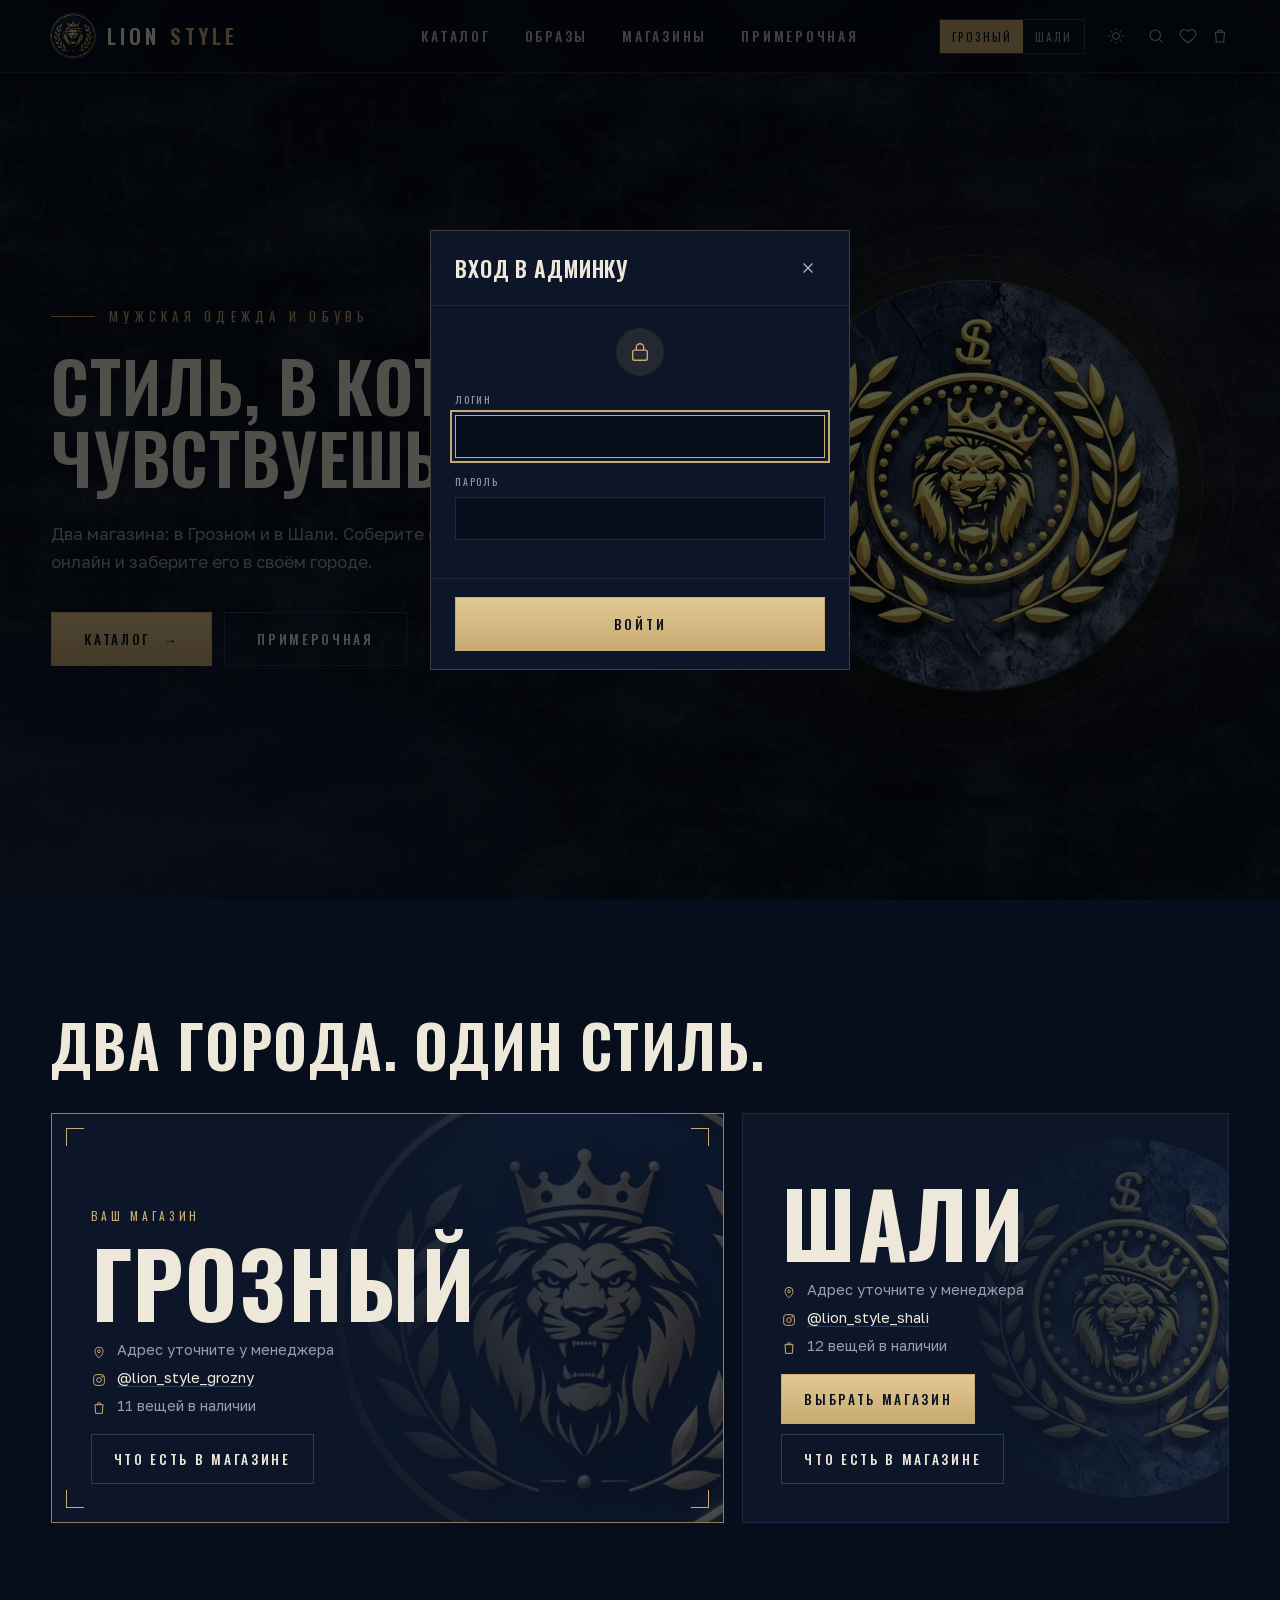
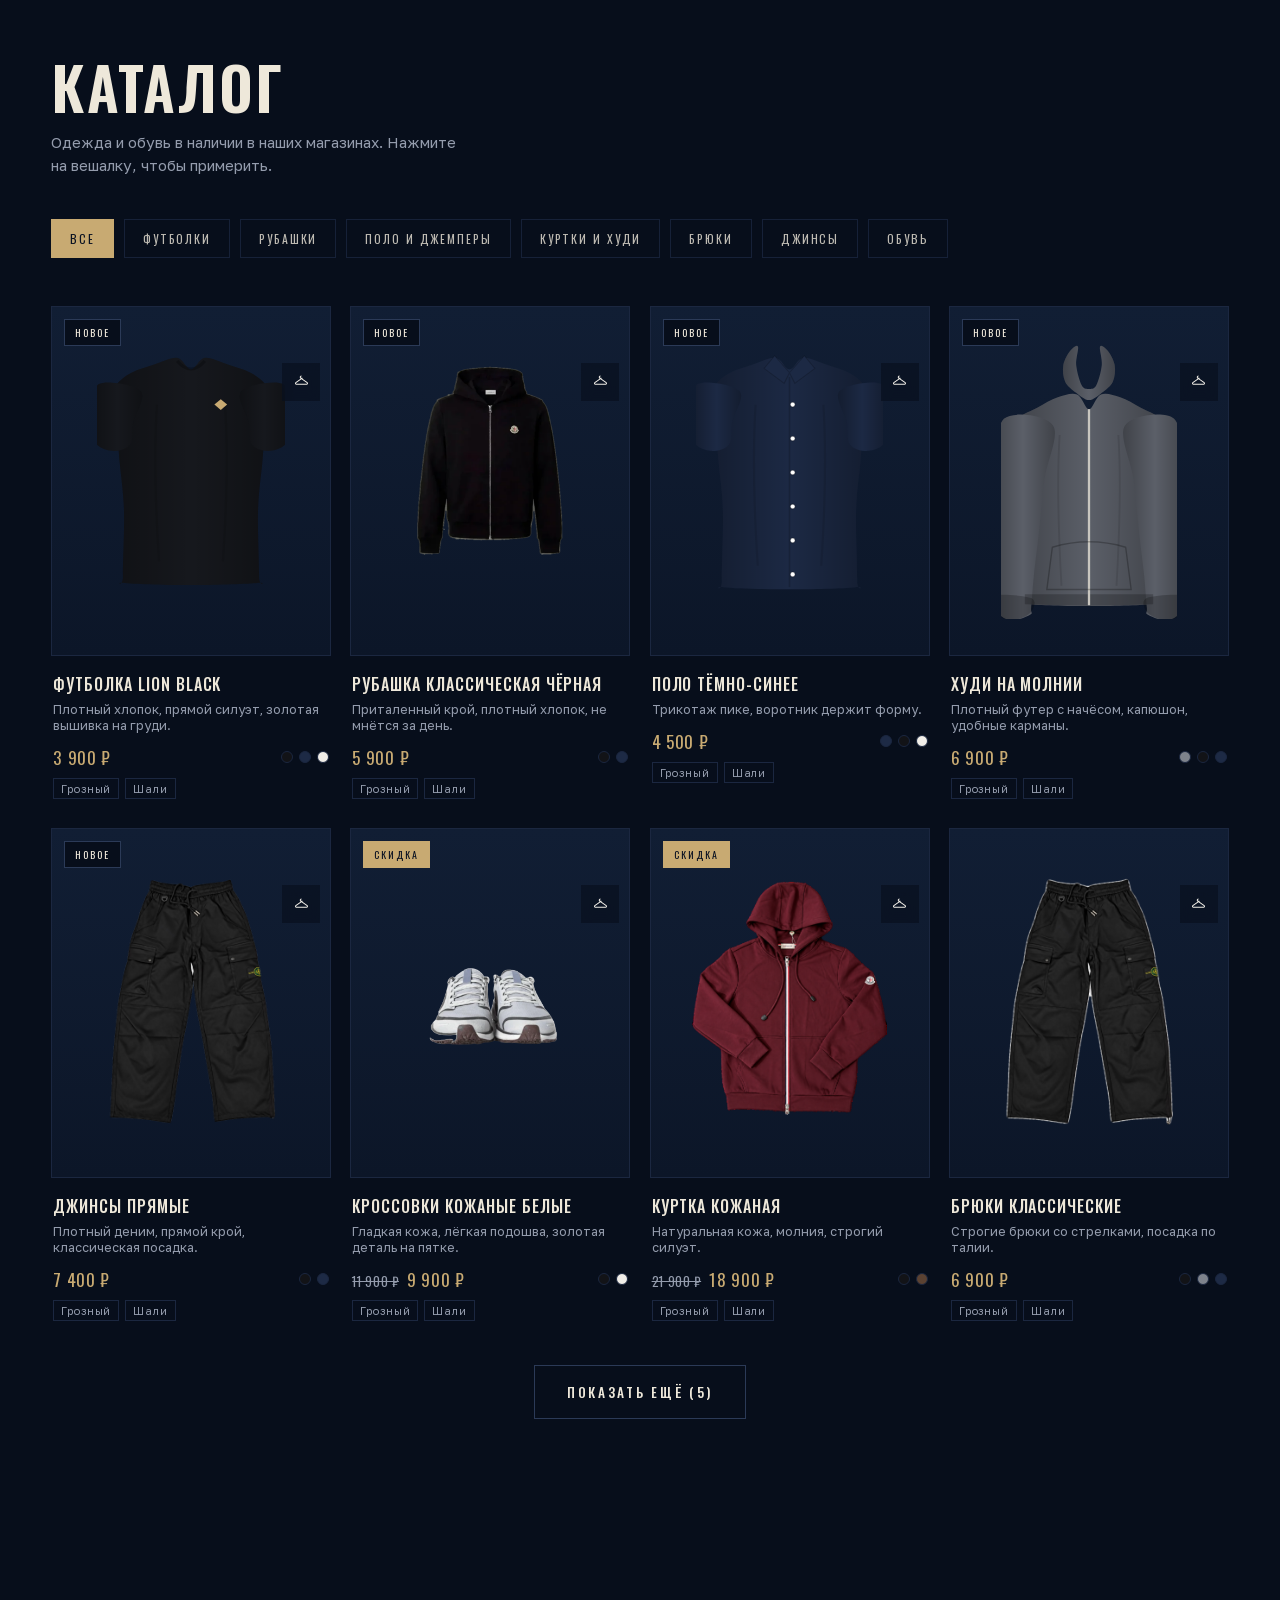
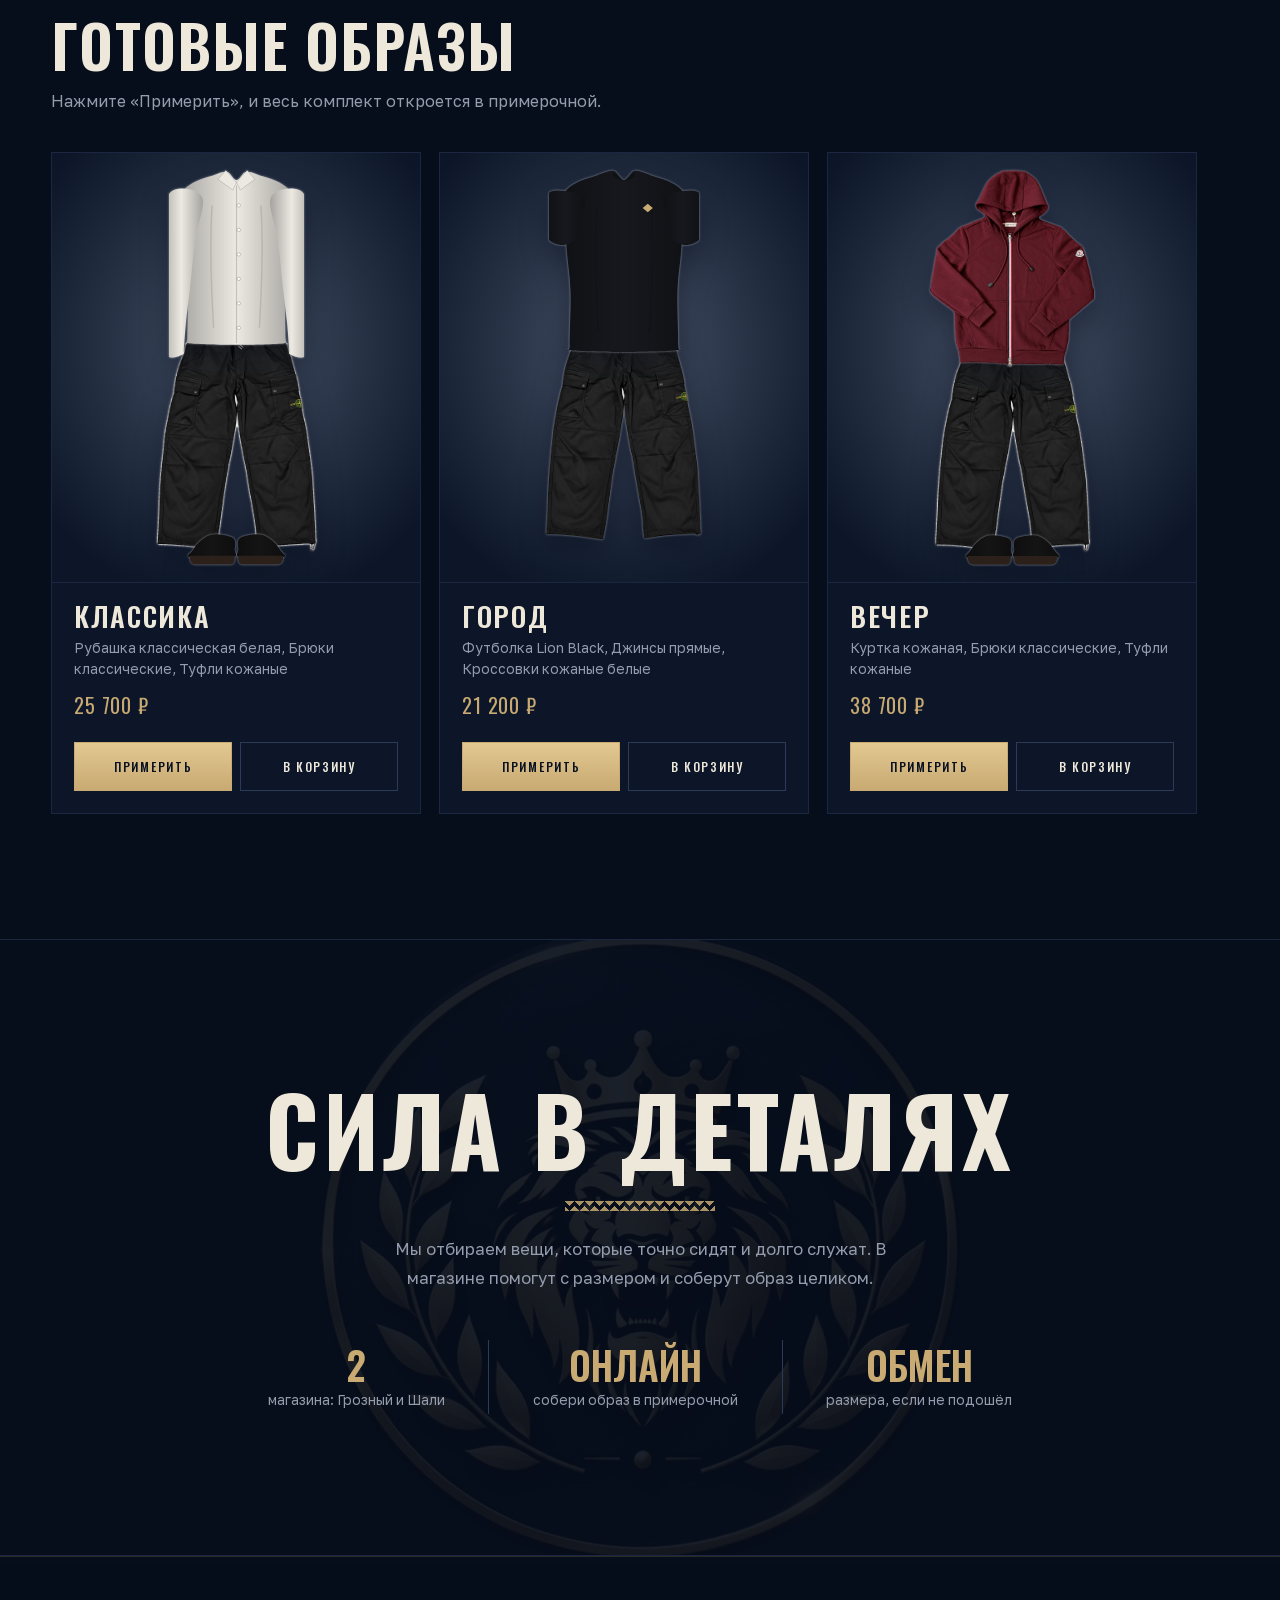
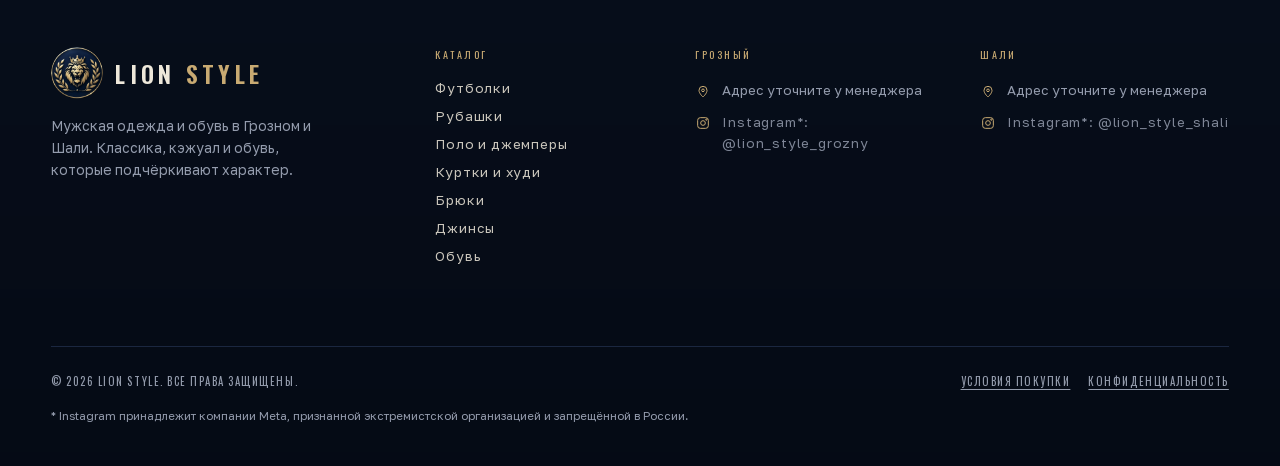
<file: admin/index.html>
<!DOCTYPE html>
<html lang="ru">
<head>
<meta charset="UTF-8">
<meta name="viewport" content="width=device-width, initial-scale=1">
<meta name="robots" content="noindex">
<title>Lion Style · вход в админку</title>
<meta http-equiv="refresh" content="0; url=../index.html#admin">
<style>
  html,body{ height:100%; margin:0; background:#070E1B; color:#EEE8DA;
    font-family:system-ui,sans-serif; display:grid; place-items:center; }
  .l{ text-align:center; }
  .l .b{ font-family:'Arial Narrow',Impact,sans-serif; font-size:2rem; letter-spacing:.2em; text-transform:uppercase; }
  .l .b span{ color:#C8AA72; }
  .l p{ color:#8F98AA; font-size:.8rem; letter-spacing:.2em; text-transform:uppercase; margin-top:12px; }
  .l a{ color:#C8AA72; }
</style>
<script>location.replace('../index.html#admin');</script>
</head>
<body>
  <div class="l">
    <div class="b">Lion <span>Style</span></div>
    <p>Переход к входу в админку…</p>
    <p><a href="../index.html#admin">Нажмите, если не перешло</a></p>
  </div>
</body>
</html>
</file>
<file: fonts/fonts.css>
@font-face {
  font-family: 'Golos Text';
  font-style: normal;
  font-weight: 400 700;
  font-display: swap;
  src: url(GolosText-cyrillic-ext.woff2) format('woff2');
  unicode-range: U+0460-052F, U+1C80-1C8A, U+20B4, U+2DE0-2DFF, U+A640-A69F, U+FE2E-FE2F;
}
@font-face {
  font-family: 'Golos Text';
  font-style: normal;
  font-weight: 400 700;
  font-display: swap;
  src: url(GolosText-cyrillic.woff2) format('woff2');
  unicode-range: U+0301, U+0400-045F, U+0490-0491, U+04B0-04B1, U+2116;
}
@font-face {
  font-family: 'Golos Text';
  font-style: normal;
  font-weight: 400 700;
  font-display: swap;
  src: url(GolosText-latin-ext.woff2) format('woff2');
  unicode-range: U+0100-02BA, U+02BD-02C5, U+02C7-02CC, U+02CE-02D7, U+02DD-02FF, U+0304, U+0308, U+0329, U+1D00-1DBF, U+1E00-1E9F, U+1EF2-1EFF, U+2020, U+20A0-20AB, U+20AD-20C4, U+2113, U+2C60-2C7F, U+A720-A7FF;
}
@font-face {
  font-family: 'Golos Text';
  font-style: normal;
  font-weight: 400 700;
  font-display: swap;
  src: url(GolosText-latin.woff2) format('woff2');
  unicode-range: U+0000-00FF, U+0131, U+0152-0153, U+02BB-02BC, U+02C6, U+02DA, U+02DC, U+0304, U+0308, U+0329, U+2000-206F, U+20AC, U+2122, U+2191, U+2193, U+2212, U+2215, U+FEFF, U+FFFD;
}
@font-face {
  font-family: 'Oswald';
  font-style: normal;
  font-weight: 300 700;
  font-display: swap;
  src: url(Oswald-cyrillic-ext.woff2) format('woff2');
  unicode-range: U+0460-052F, U+1C80-1C8A, U+20B4, U+2DE0-2DFF, U+A640-A69F, U+FE2E-FE2F;
}
@font-face {
  font-family: 'Oswald';
  font-style: normal;
  font-weight: 300 700;
  font-display: swap;
  src: url(Oswald-cyrillic.woff2) format('woff2');
  unicode-range: U+0301, U+0400-045F, U+0490-0491, U+04B0-04B1, U+2116;
}
@font-face {
  font-family: 'Oswald';
  font-style: normal;
  font-weight: 300 700;
  font-display: swap;
  src: url(Oswald-latin-ext.woff2) format('woff2');
  unicode-range: U+0100-02BA, U+02BD-02C5, U+02C7-02CC, U+02CE-02D7, U+02DD-02FF, U+0304, U+0308, U+0329, U+1D00-1DBF, U+1E00-1E9F, U+1EF2-1EFF, U+2020, U+20A0-20AB, U+20AD-20C4, U+2113, U+2C60-2C7F, U+A720-A7FF;
}
@font-face {
  font-family: 'Oswald';
  font-style: normal;
  font-weight: 300 700;
  font-display: swap;
  src: url(Oswald-latin.woff2) format('woff2');
  unicode-range: U+0000-00FF, U+0131, U+0152-0153, U+02BB-02BC, U+02C6, U+02DA, U+02DC, U+0304, U+0308, U+0329, U+2000-206F, U+20AC, U+2122, U+2191, U+2193, U+2212, U+2215, U+FEFF, U+FFFD;
}
</file>
